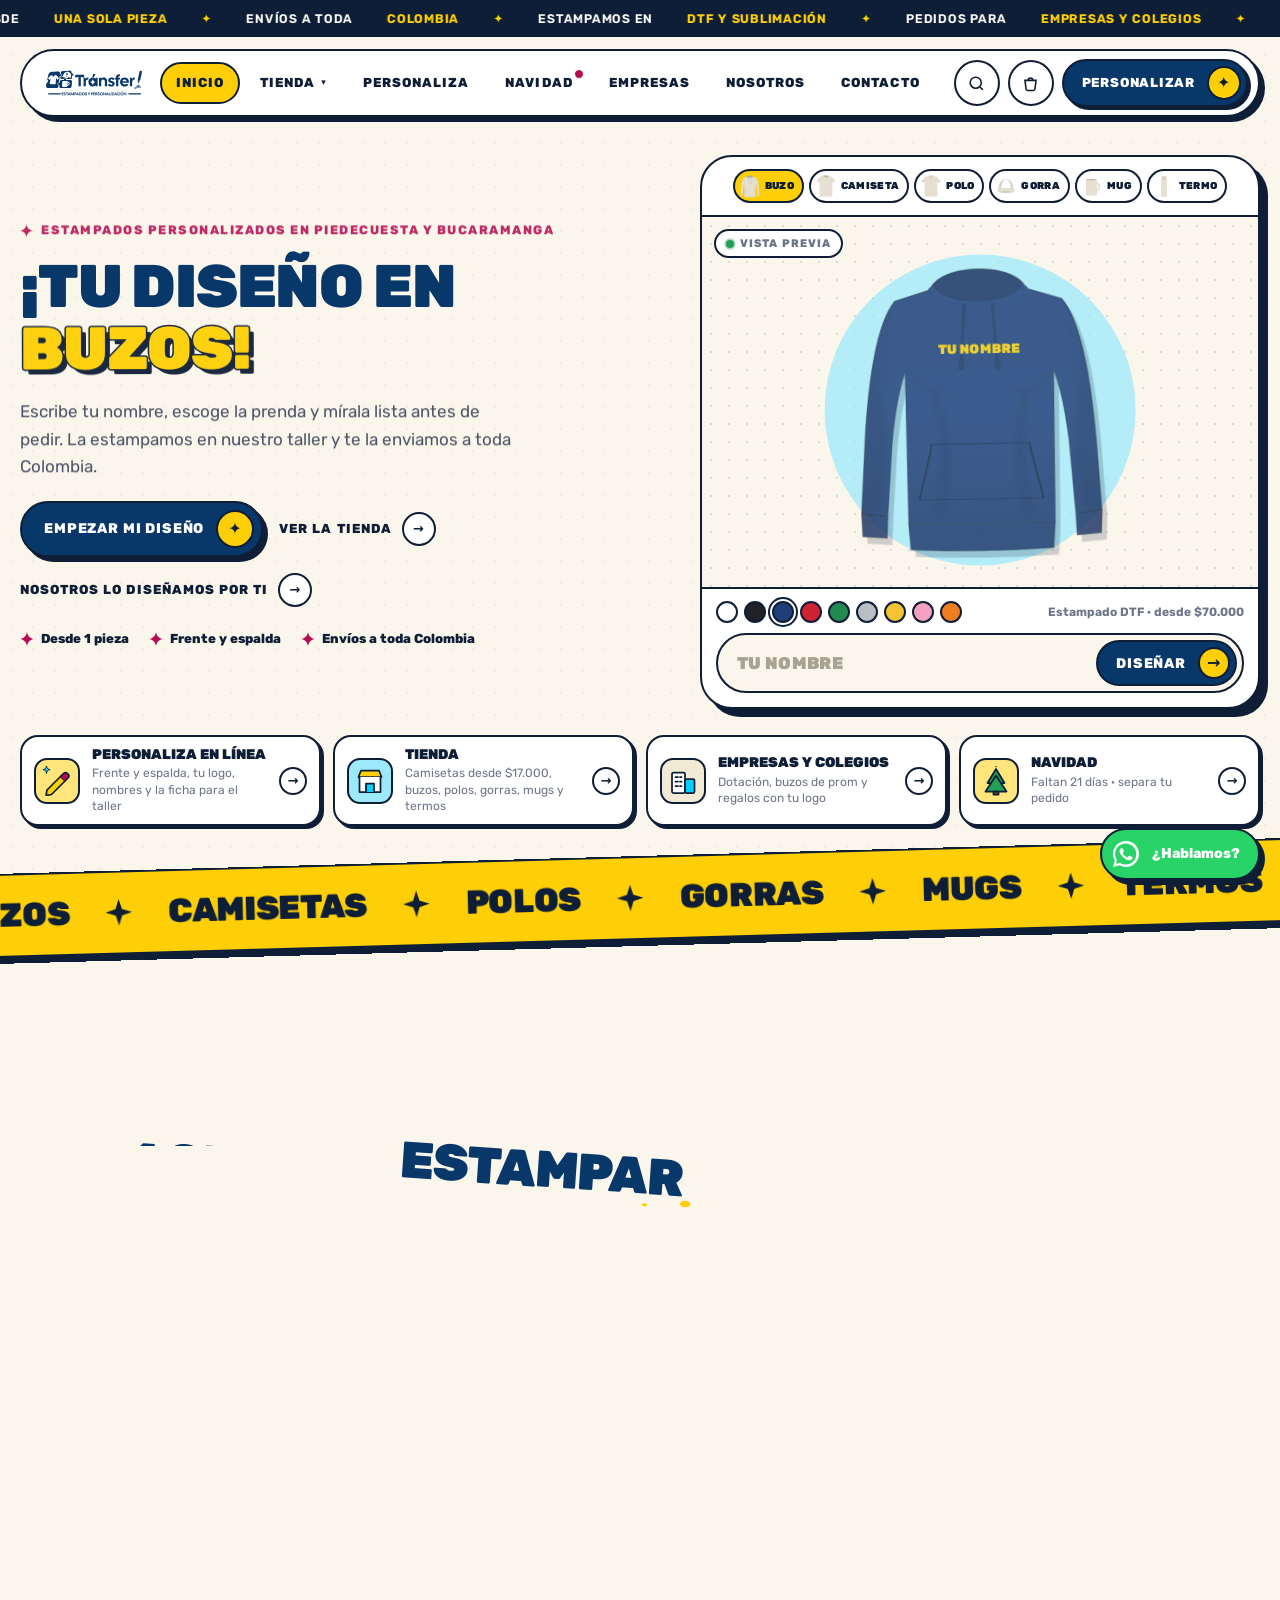
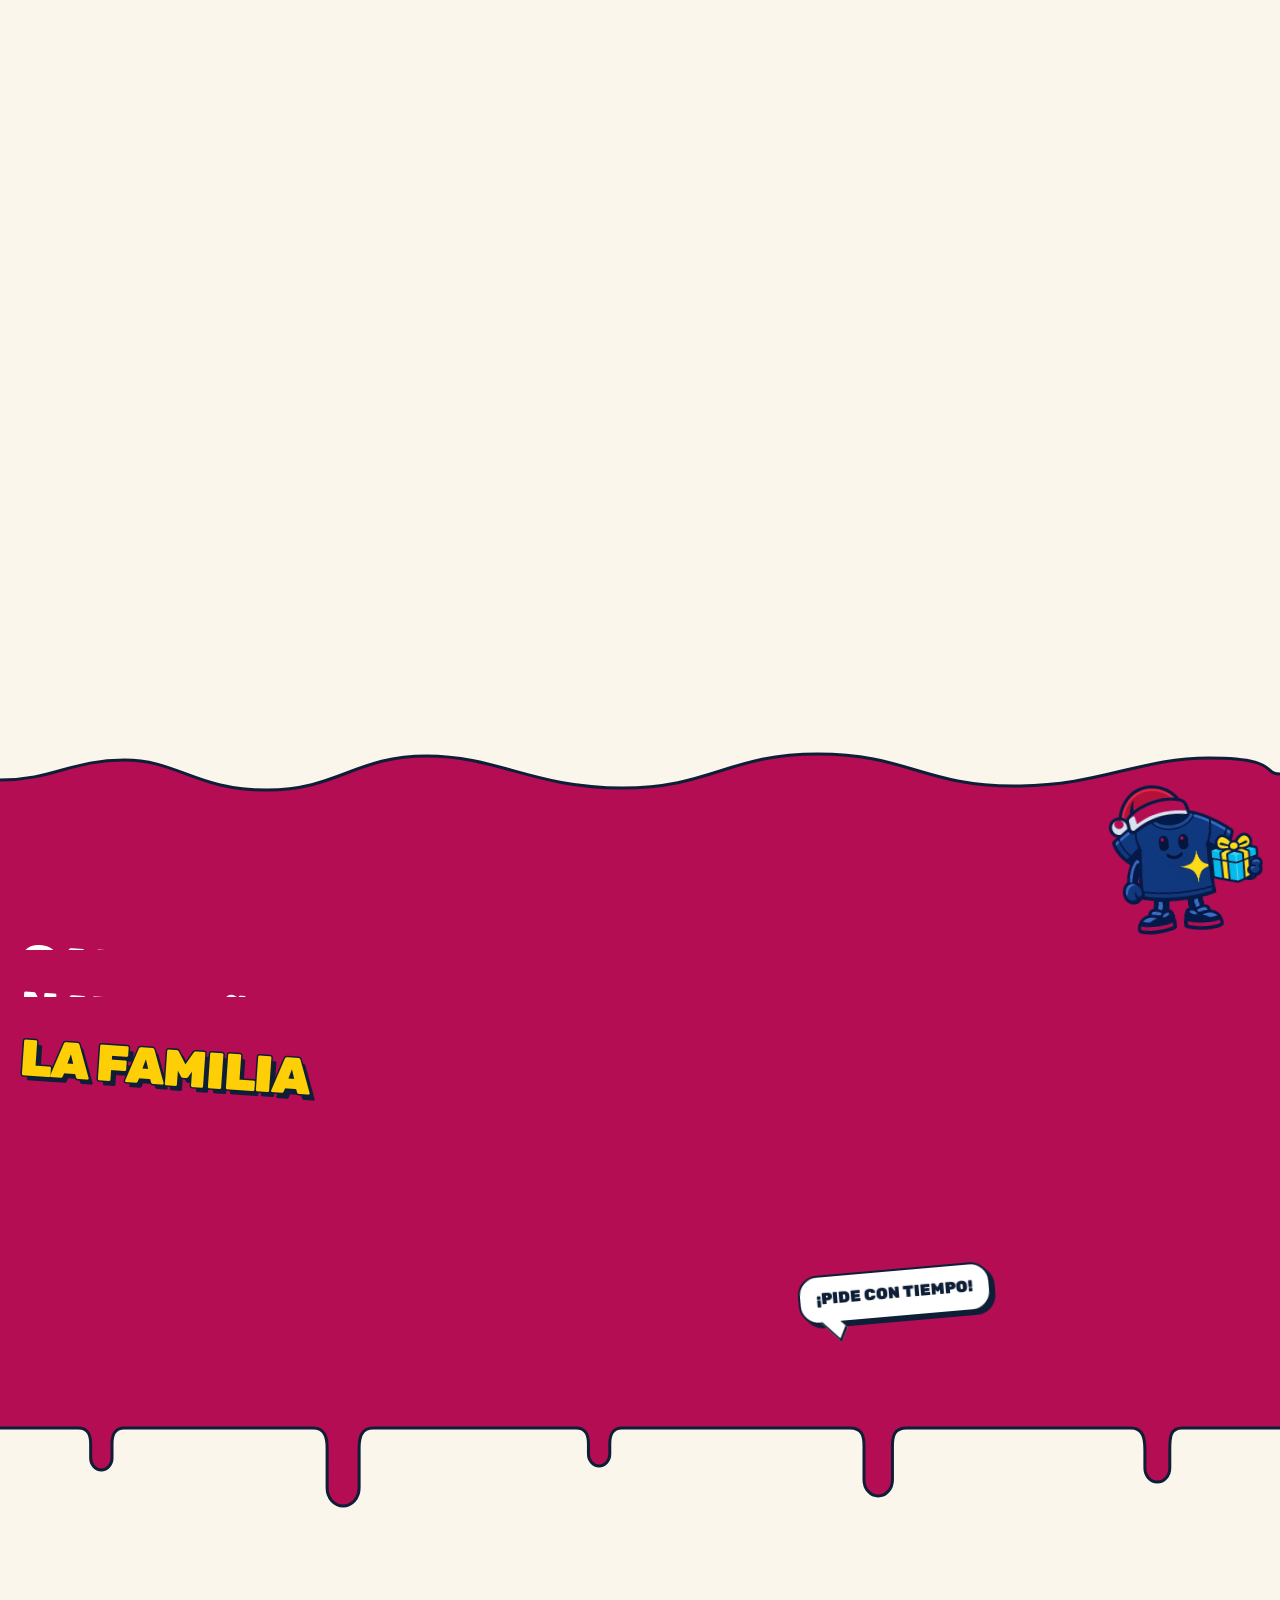
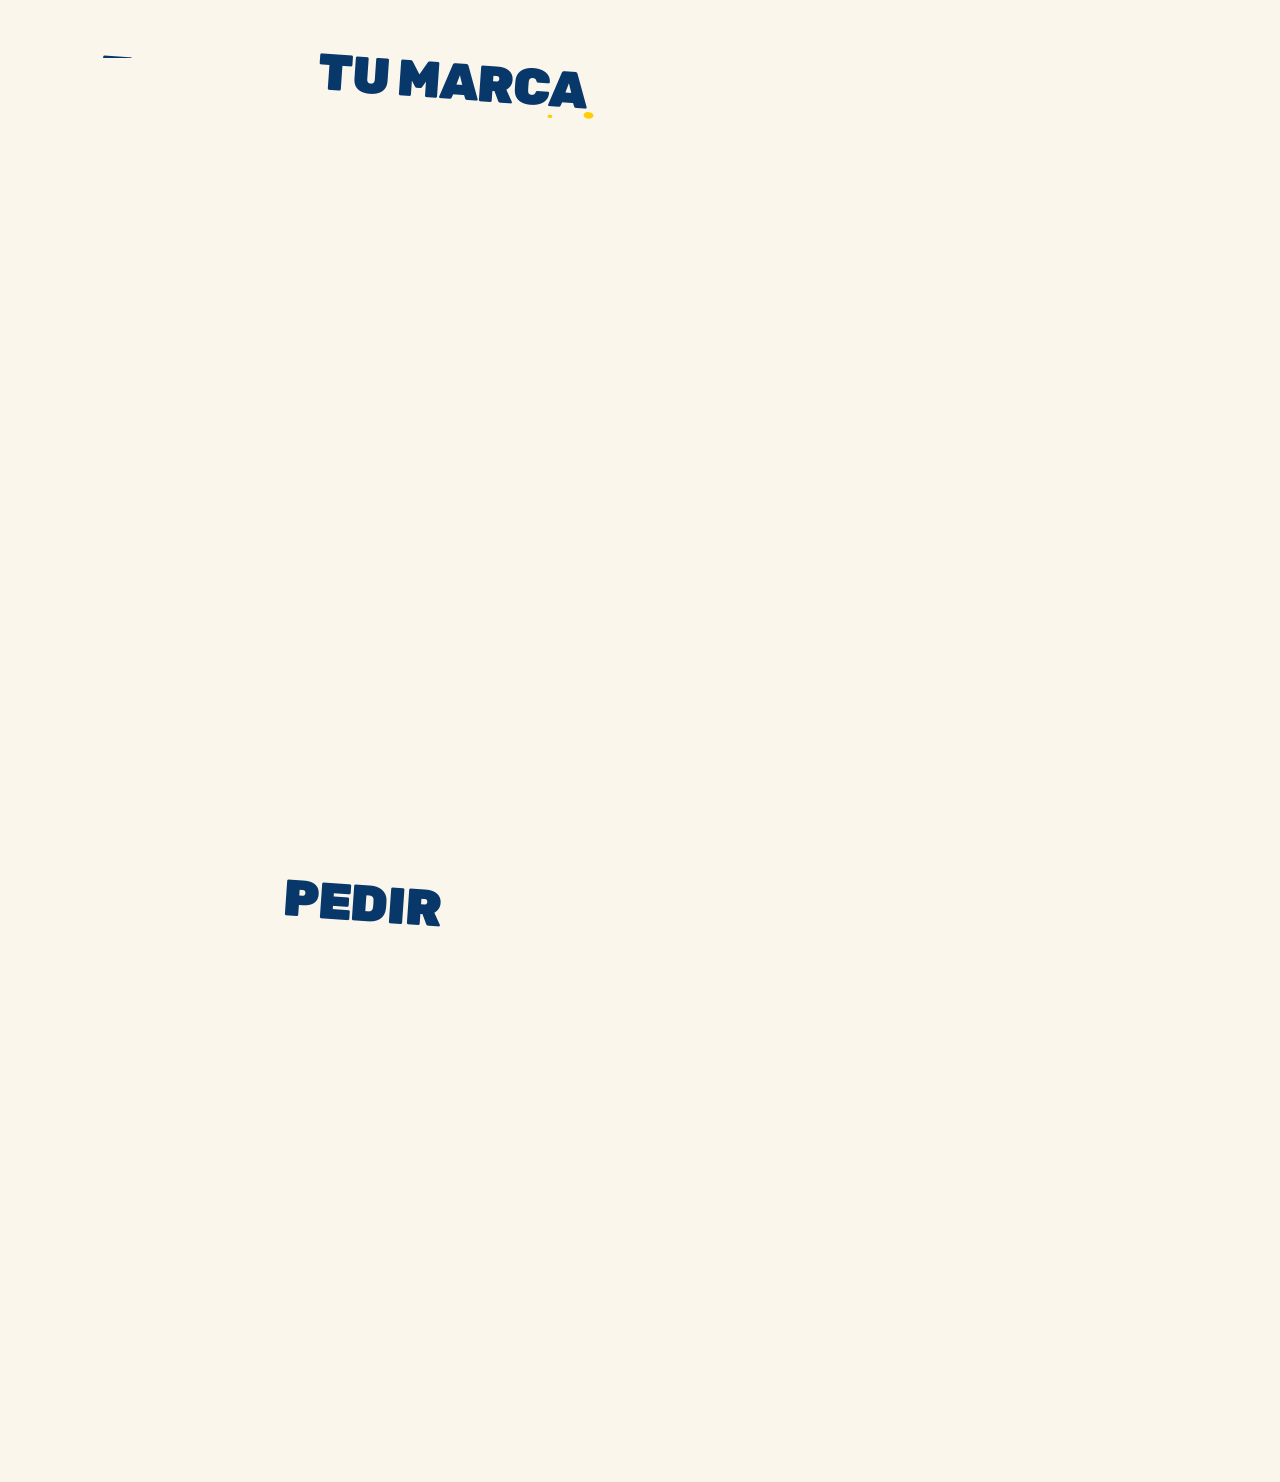
<file: index.html>
<!doctype html><html lang="es-CO"><head><meta charset="utf-8"><meta name="robots" content="noindex, nofollow"><meta http-equiv="refresh" content="0; url=sitio/index.html"><title>Tránsfer!</title><link rel="icon" href="recursos/favicon.svg"></head><body><a href="sitio/index.html">Ir al sitio de Tránsfer!</a></body></html>
</file>
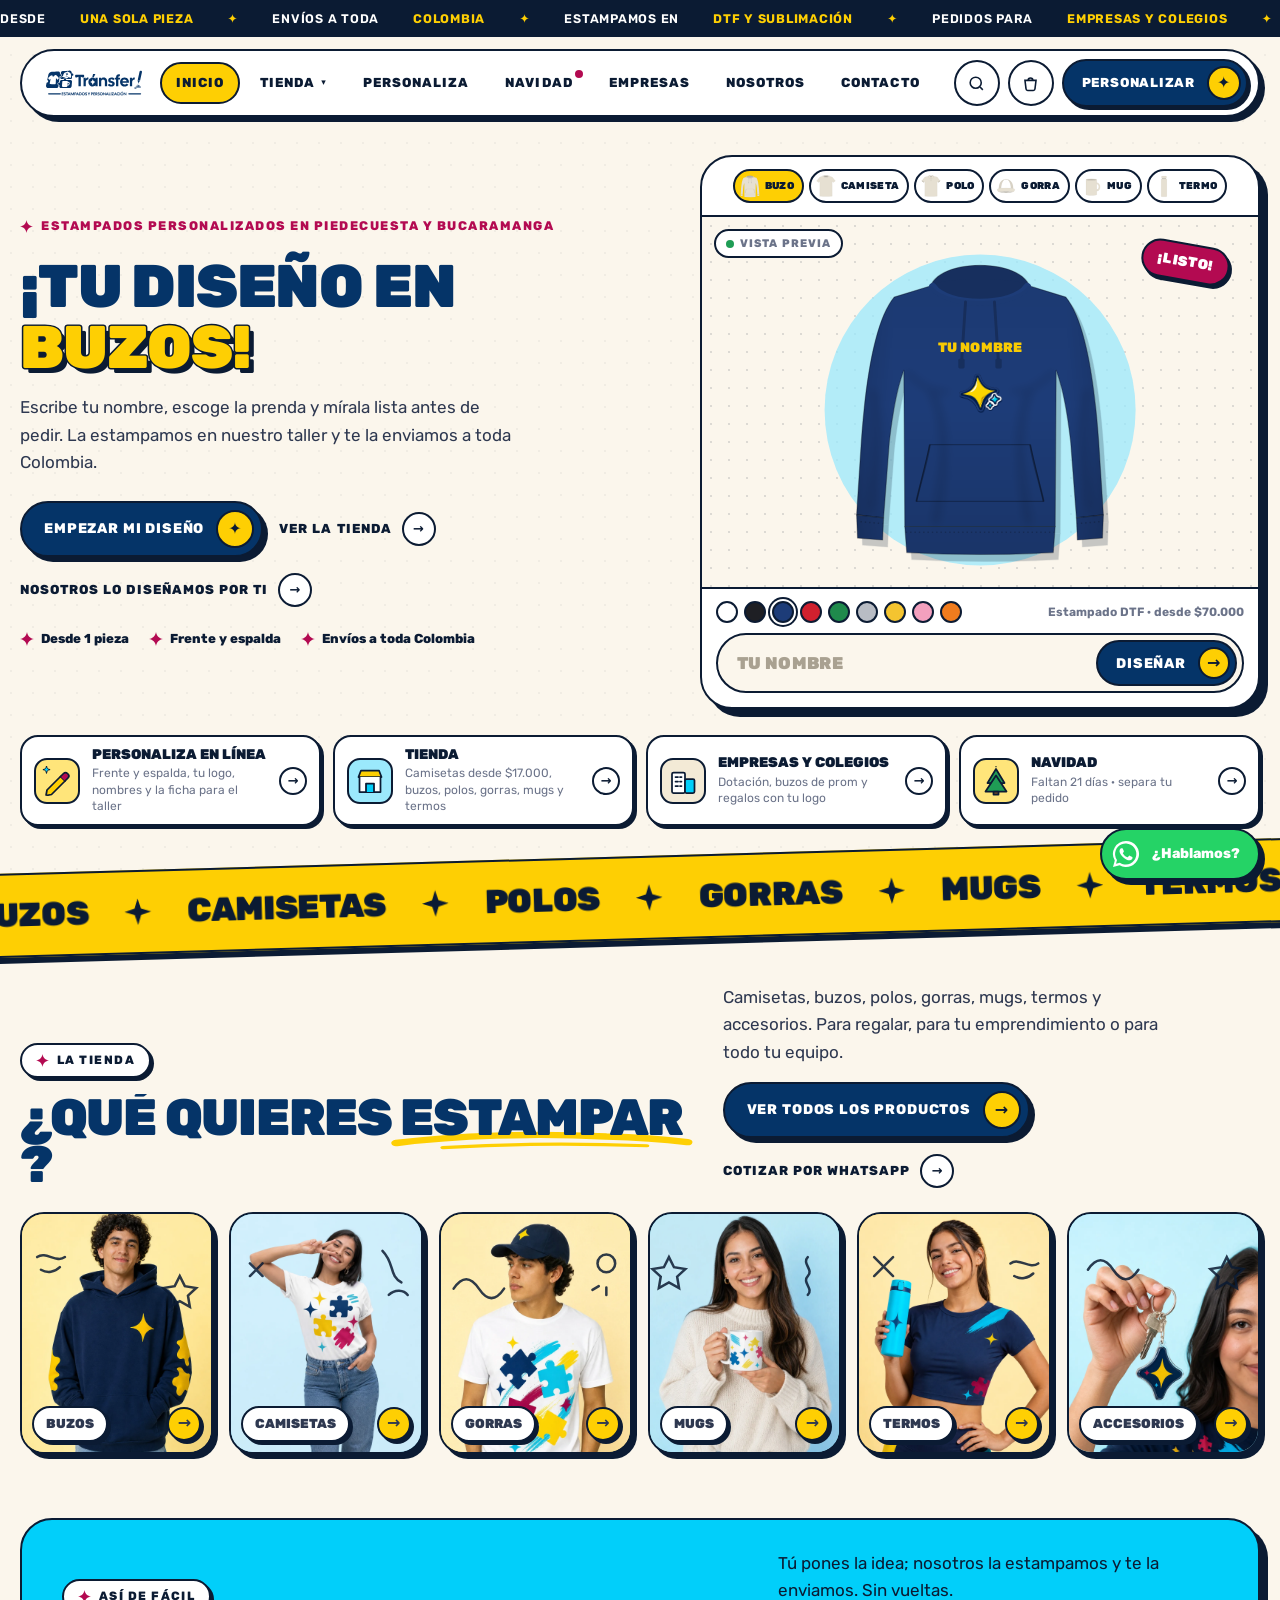
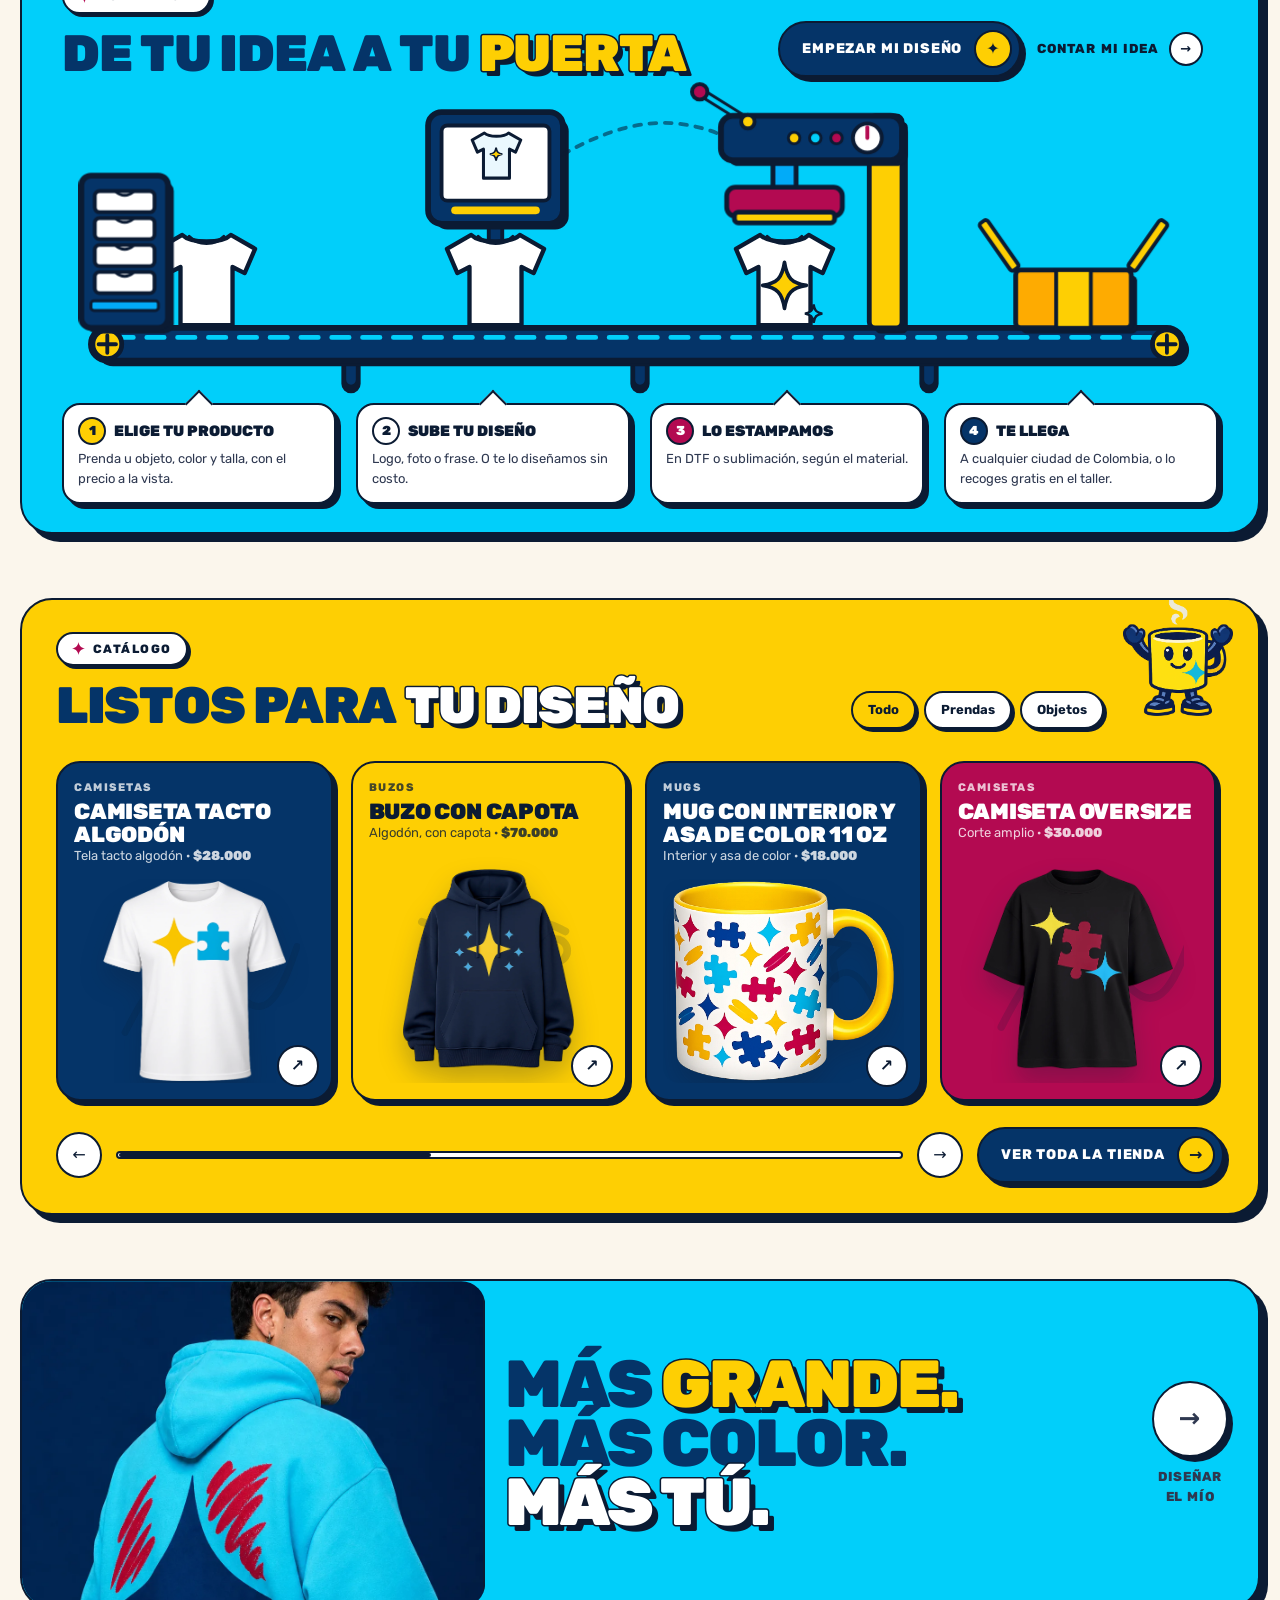
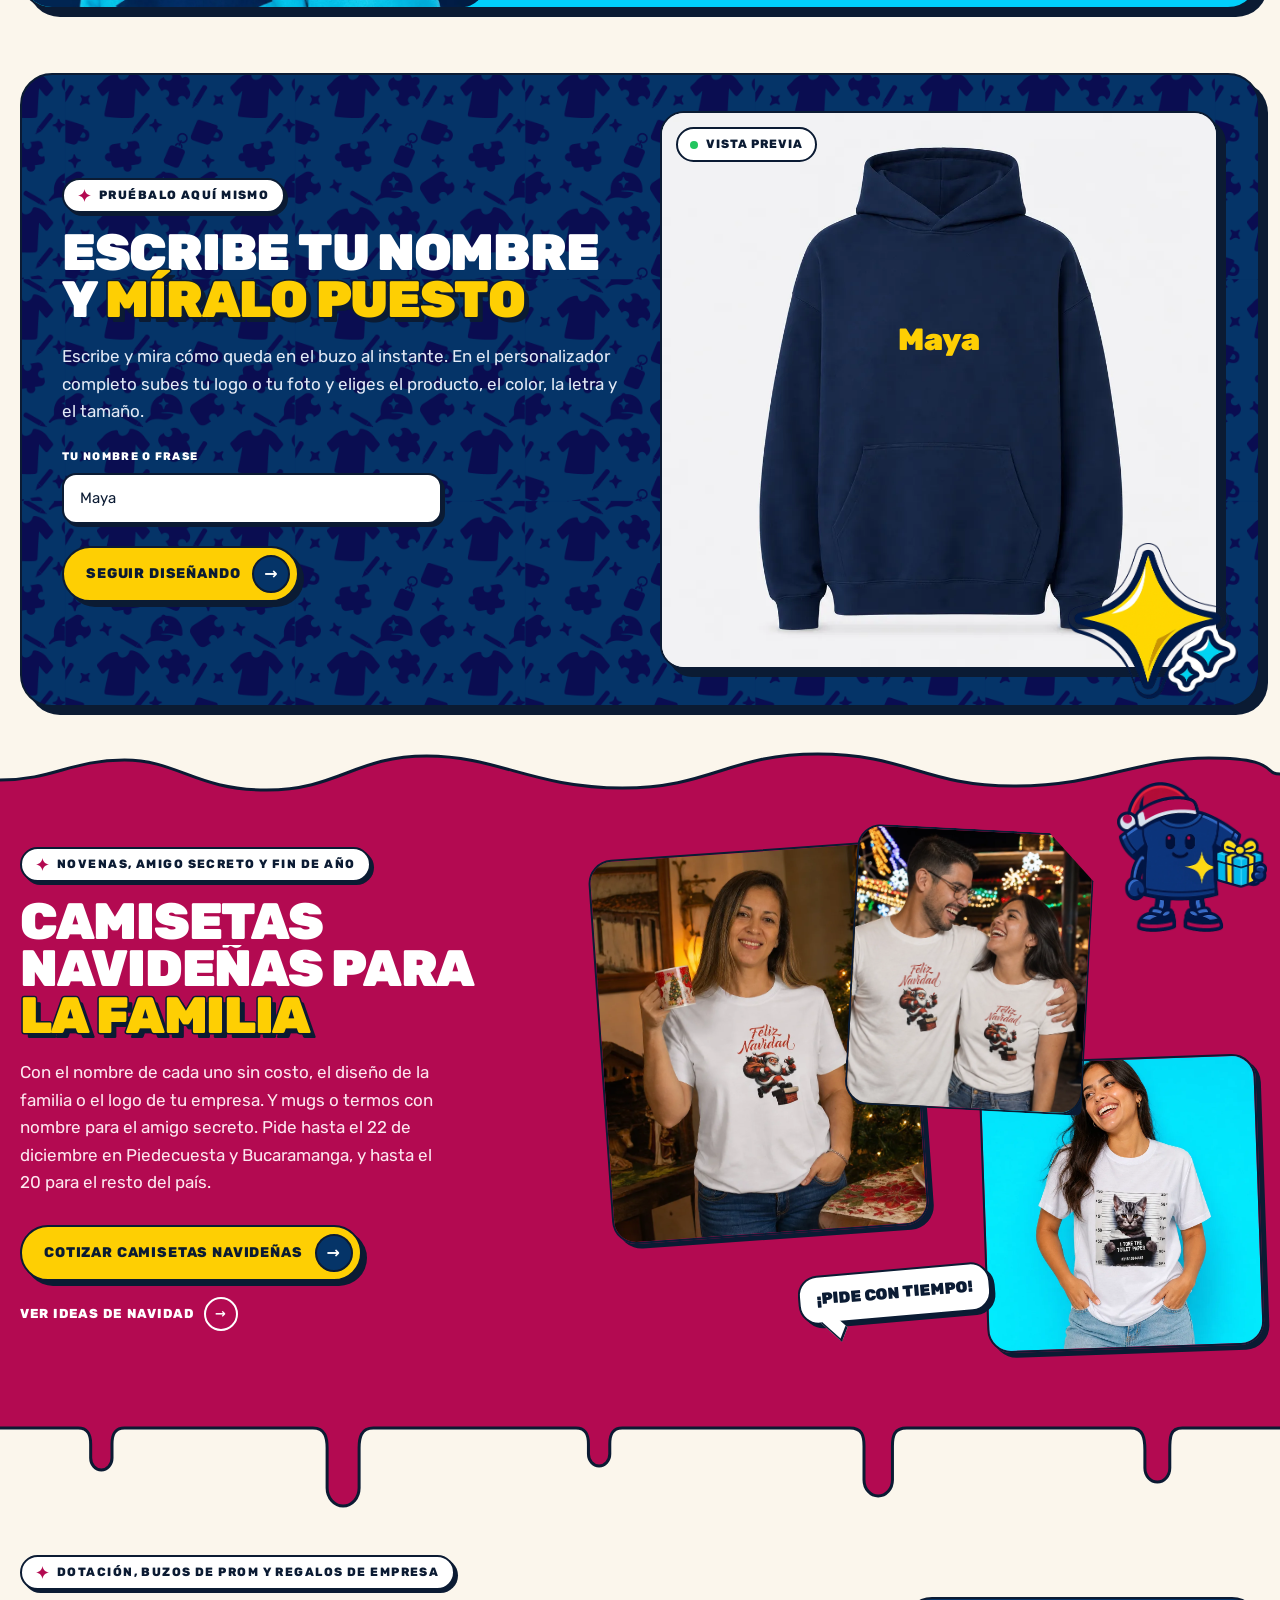
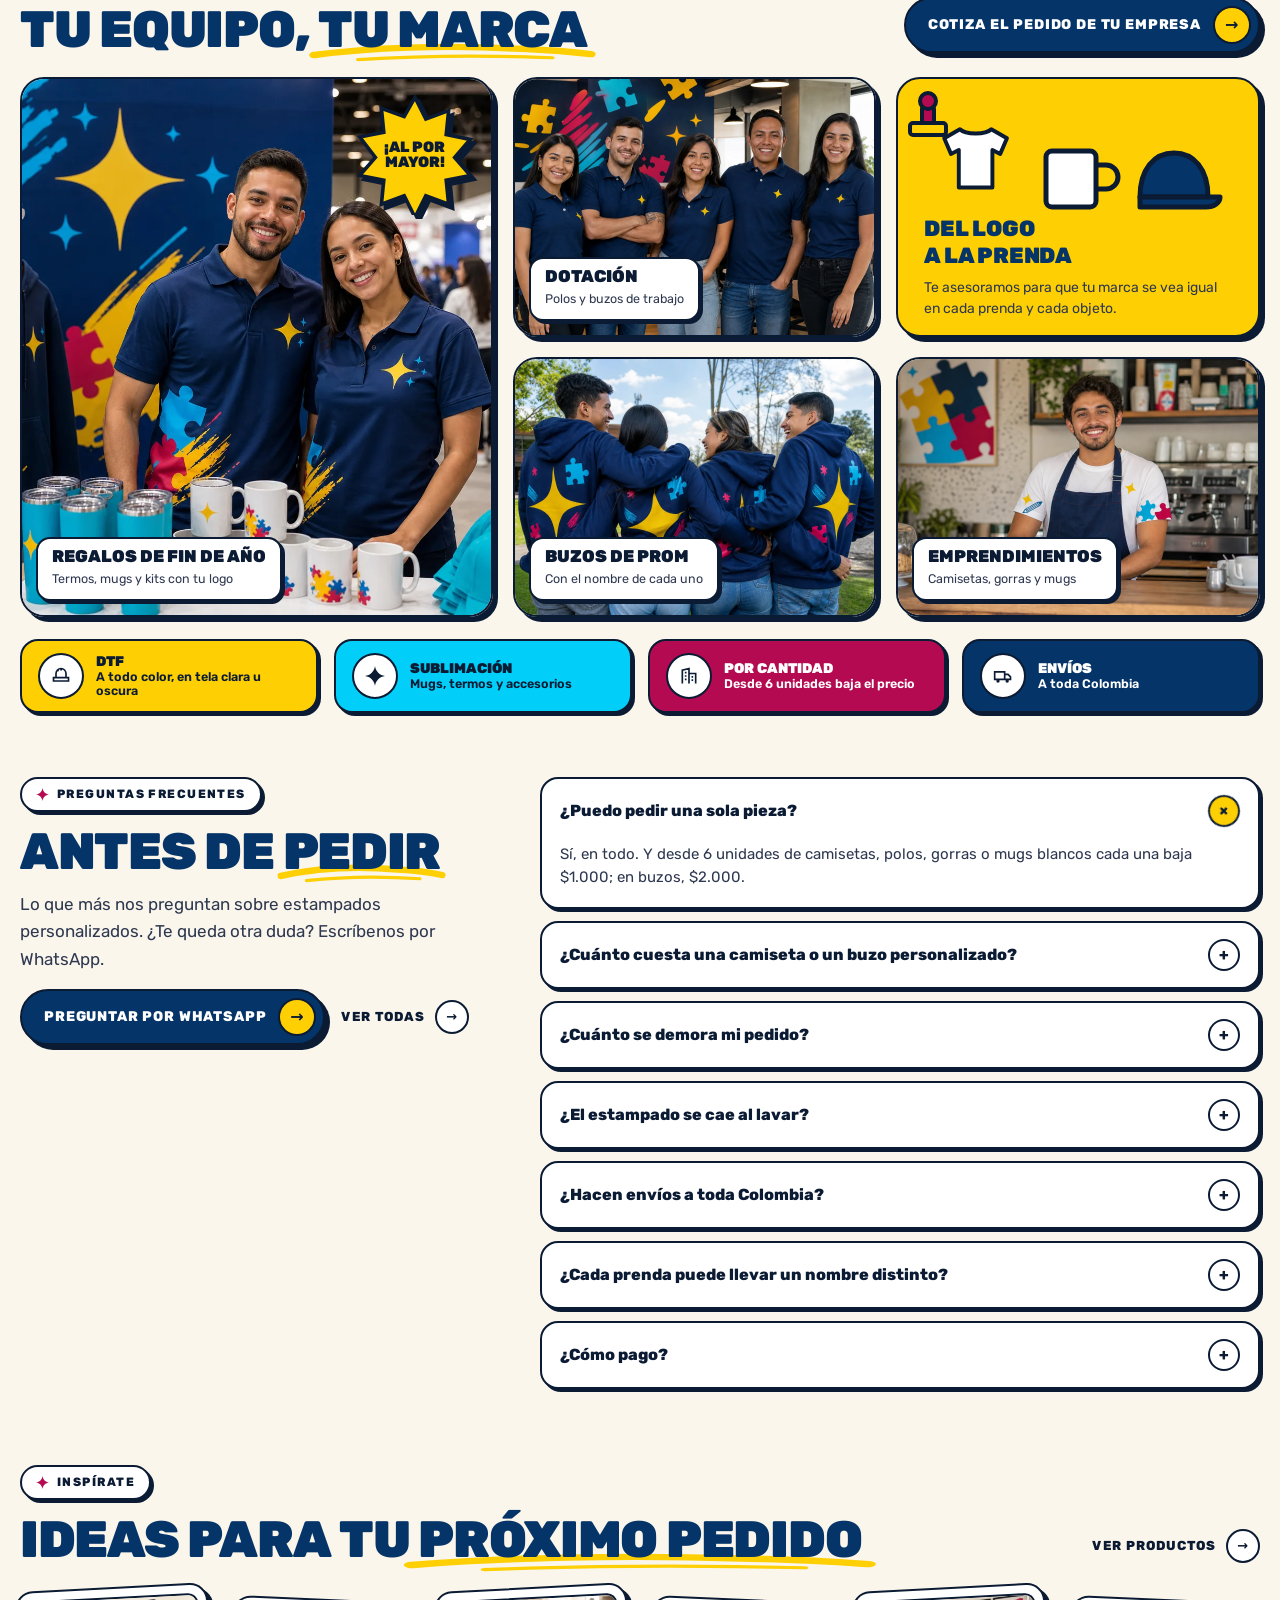
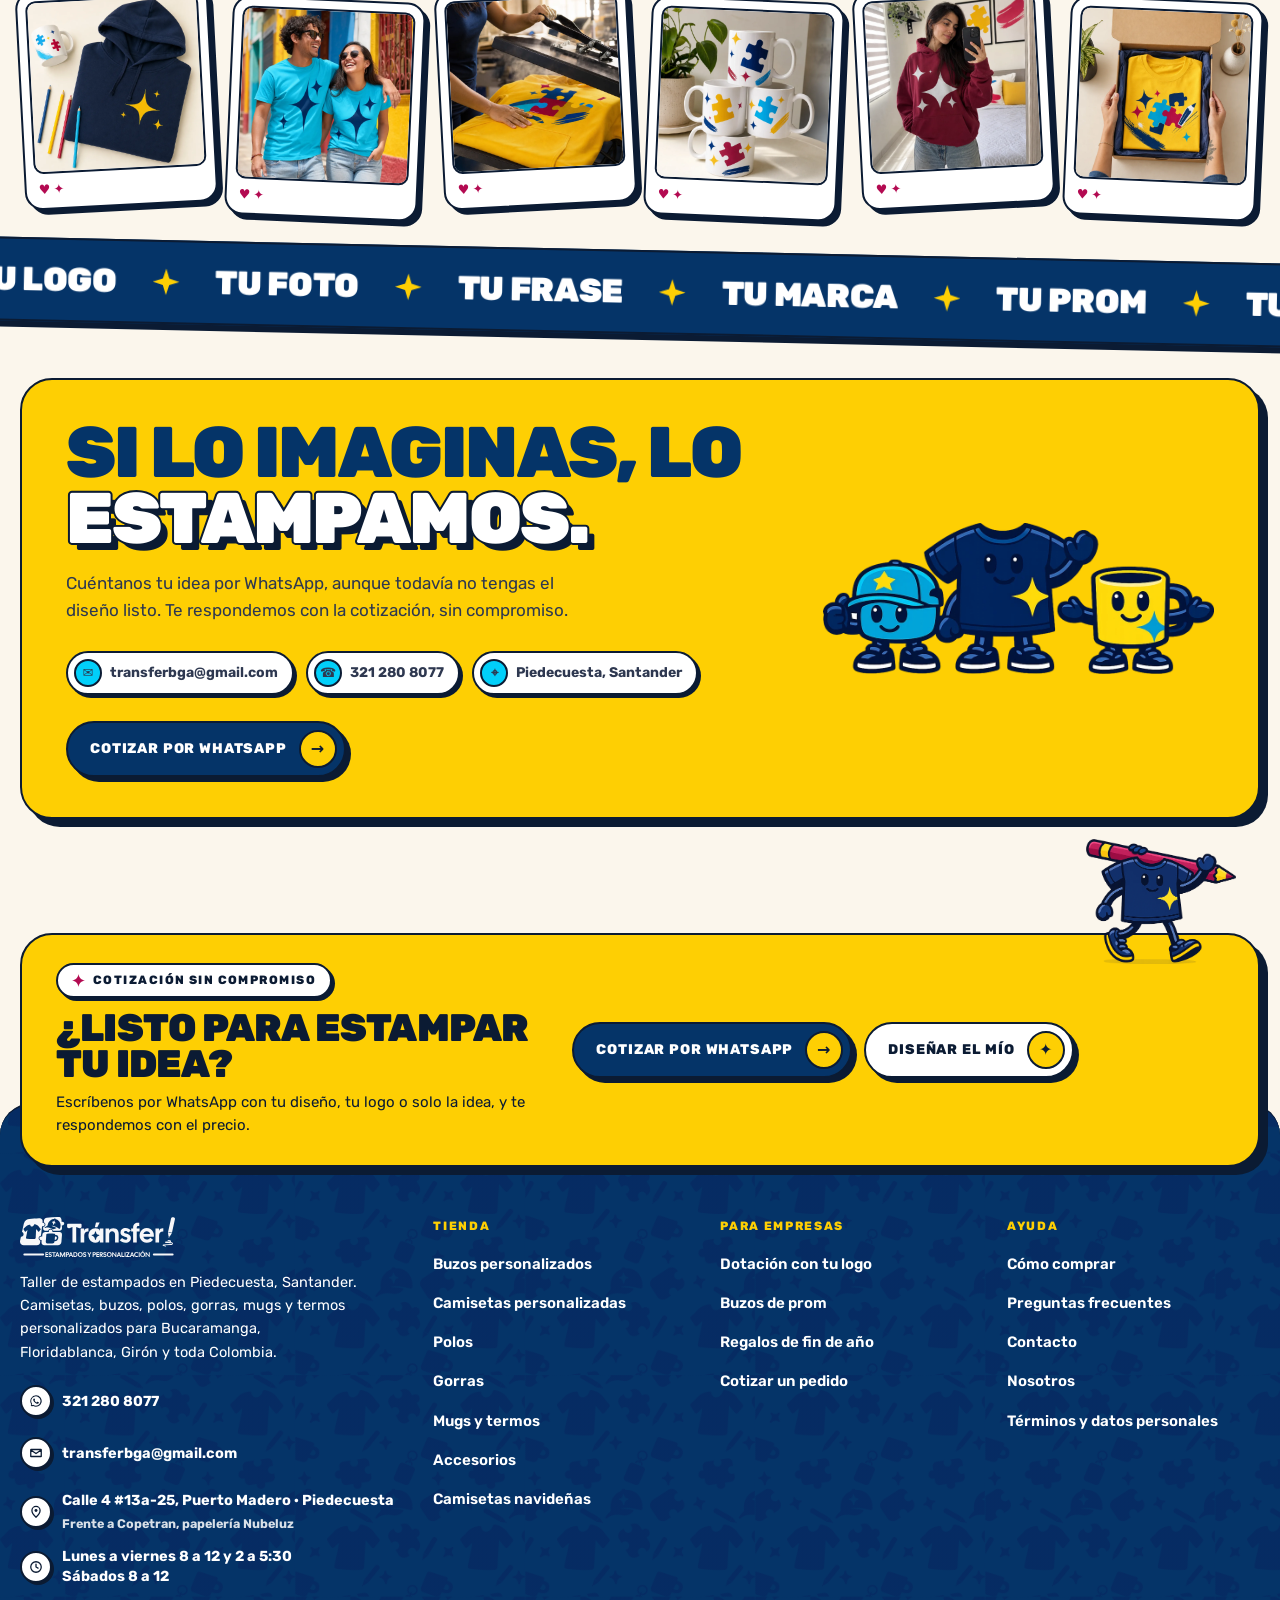
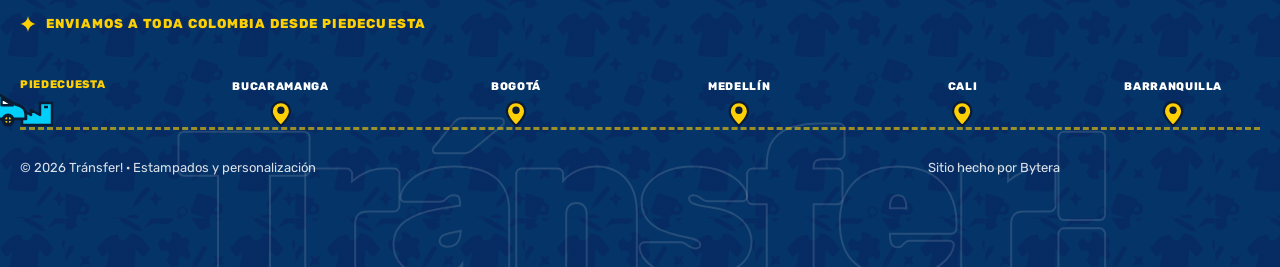
<file: sitio/index.html>
<!doctype html>
<html lang="es-CO">
<head>
<meta charset="utf-8">
<meta name="robots" content="noindex, nofollow">
<meta name="viewport" content="width=device-width, initial-scale=1">
<title>Camisetas, buzos y mugs personalizados en Bucaramanga y Piedecuesta · Tránsfer!</title>
<meta name="description" content="Estampamos tu logo, tu foto o tu frase en camisetas, buzos, gorras, mugs y termos. Míralo puesto antes de pedir. Taller en Piedecuesta, envíos a toda Colombia.">
<meta property="og:type" content="website">
<meta property="og:locale" content="es_CO">
<meta property="og:site_name" content="Tránsfer!">
<meta property="og:title" content="Camisetas, buzos y mugs personalizados en Bucaramanga y Piedecuesta · Tránsfer!">
<meta property="og:description" content="Estampamos tu logo, tu foto o tu frase en camisetas, buzos, gorras, mugs y termos. Míralo puesto antes de pedir. Taller en Piedecuesta, envíos a toda Colombia.">
<meta property="og:image" content="../img/heroe-buzo-azul.webp">
<meta name="theme-color" content="#053468">
<script type="application/ld+json">{"@context": "https://schema.org", "@type": "LocalBusiness", "name": "Tránsfer!", "description": "Taller de estampados y personalización en Piedecuesta, Santander: camisetas, buzos, polos, gorras, mugs, termos y accesorios con tu logo, tu foto o tu frase, en DTF y sublimación.", "telephone": "+57 321 280 8077", "email": "transferbga@gmail.com", "address": {"@type": "PostalAddress", "streetAddress": "Calle 4 #13a-25, Puerto Madero", "addressLocality": "Piedecuesta", "addressRegion": "Santander", "addressCountry": "CO"}, "openingHours": ["Mo-Fr 08:00-12:00", "Mo-Fr 14:00-17:30", "Sa 08:00-12:00"], "priceRange": "$5.000 - $75.000", "areaServed": ["Piedecuesta", "Bucaramanga", "Floridablanca", "Girón", "Colombia"], "knowsAbout": ["Estampado DTF", "Sublimación", "Camisetas personalizadas", "Buzos personalizados", "Mugs personalizados", "Dotación empresarial", "Buzos de prom"]}</script>
<script type="application/ld+json">{"@context": "https://schema.org", "@type": "FAQPage", "mainEntity": [{"@type": "Question", "name": "¿Puedo pedir una sola pieza?", "acceptedAnswer": {"@type": "Answer", "text": "Sí, en todo. Y desde 6 unidades de camisetas, polos, gorras o mugs blancos cada una baja $1.000; en buzos, $2.000."}}, {"@type": "Question", "name": "¿Cuánto cuesta una camiseta o un buzo personalizado?", "acceptedAnswer": {"@type": "Answer", "text": "Las camisetas van desde $17.000, los buzos desde $70.000, los polos desde $40.000, las gorras en $17.000 y los mugs desde $15.000, con el estampado incluido. En la tienda ves el precio de cada producto."}}, {"@type": "Question", "name": "¿Cuánto se demora mi pedido?", "acceptedAnswer": {"@type": "Answer", "text": "Un pedido pequeño se produce en 1 día hábil y uno de 10 unidades en 2. En diciembre son de 2 a 3 días. Si no tenemos el producto en existencia, lo conseguimos en 3 días. El envío se cuenta aparte."}}, {"@type": "Question", "name": "¿El estampado se cae al lavar?", "acceptedAnswer": {"@type": "Answer", "text": "No, si se aplica bien y la cuidas: lava la prenda al revés, con agua fría y sin blanqueador, sécala a la sombra y no planches encima del diseño."}}, {"@type": "Question", "name": "¿Hacen envíos a toda Colombia?", "acceptedAnswer": {"@type": "Answer", "text": "Sí, por transportadora desde nuestro taller en Piedecuesta. El envío lo pagas tú, según tu ciudad. En Piedecuesta y Bucaramanga también puedes recoger gratis en el taller o pedir mensajero."}}, {"@type": "Question", "name": "¿Cada prenda puede llevar un nombre distinto?", "acceptedAnswer": {"@type": "Answer", "text": "Sí, y no tiene costo. Nos mandas la lista de nombres y tallas."}}, {"@type": "Question", "name": "¿Cómo pago?", "acceptedAnswer": {"@type": "Answer", "text": "En línea con Mercado Pago, por Nequi o Daviplata, o en efectivo en el taller. Con el 50 % empezamos a producir y el resto lo pagas antes del envío o al recoger."}}]}</script>
<link rel="icon" href="../recursos/favicon.svg" type="image/svg+xml">
<script type="application/ld+json">{"@context": "https://schema.org", "@graph": [{"@type": "Organization", "name": "Tránsfer!", "logo": "../recursos/logo-azul.svg", "email": "transferbga@gmail.com", "telephone": "+57 321 280 8077", "description": "Estampados y personalización en Piedecuesta, Santander."}, {"@type": "WebSite", "name": "Tránsfer! · Estampados y personalización", "inLanguage": "es-CO"}]}</script>
<link rel="stylesheet" href="assets/sistema.css?v=8bb46786">
<style>
/* ───── Portada (Nexa "Good Mood" + cinta de Creative South) ───── */
.heroe{padding:20px 0 30px;overflow:hidden}
.heroe .env{display:grid;grid-template-columns:1.02fr .98fr;gap:20px;align-items:center;min-height:640px}
.heroe .h1{margin-top:22px}
.heroe .lead{max-width:470px;margin:26px 0 30px}
.heroe .acciones{display:flex;align-items:center;gap:24px;flex-wrap:wrap}
.cifras{display:flex;gap:0;margin-top:40px;background:#fff;border:var(--borde);border-radius:22px;box-shadow:var(--sombra);width:max-content;max-width:100%}
.cifras div{padding:14px 22px;border-right:2px dashed rgba(11,27,51,.25)}
.cifras div:last-child{border-right:0}
.cifras b{display:block;font-size:28px;font-weight:900;color:var(--tinta);line-height:1}
.cifras span{font-size:12px;font-weight:700;letter-spacing:.06em;text-transform:uppercase;color:var(--suave)}
.escena{position:relative;height:640px}
.escena .mancha{position:absolute;left:4%;top:8%;width:92%;height:84%}
.heroe .h1{font-size:clamp(50px,6.6vw,96px)}
.escena .modelo{position:absolute;left:50%;bottom:-30px;height:100%;width:max-content;translate:-50% 0;z-index:2;filter:drop-shadow(8px 8px 0 rgba(11,27,51,.9))}
.escena .modelo img{height:100%;width:auto;max-width:none}
.cinta-heroe{left:-8%;top:-4%;width:120%;height:118%}
.nota-flecha{position:absolute;z-index:4;font-weight:900;font-style:italic;color:var(--vino);font-size:18px;line-height:1.05;text-transform:uppercase}
.nota-flecha svg{width:70px;height:46px;color:var(--vino)}

/* ───── Categorías (Nexa) ───── */
.cats{display:grid;grid-template-columns:repeat(6,1fr);gap:16px}
.cat{position:relative;border:var(--borde);border-radius:var(--r-tarjeta);box-shadow:var(--sombra);overflow:hidden;aspect-ratio:4/5;transition:transform .3s var(--ease),box-shadow .3s}
.cat:hover{transform:translate(-3px,-3px) rotate(-.8deg);box-shadow:9px 9px 0 var(--tinta)}
.cat img{position:absolute;inset:0;width:100%;height:100%;object-fit:cover;object-position:center 22%;transition:transform .6s var(--ease)}
.cat:hover img{transform:scale(1.06)}
.cat .garabato{position:absolute;inset:0;z-index:1;pointer-events:none;color:var(--tinta);opacity:.85}
.cat .garabato svg{width:100%;height:100%}
.cat .pie-cat{position:absolute;left:10px;right:10px;bottom:10px;display:flex;justify-content:space-between;align-items:center;z-index:2}
.cat .pie-cat b{background:#fff;border:var(--borde);border-radius:99px;padding:6px 12px;font-weight:900;text-transform:uppercase;font-size:13px;box-shadow:3px 3px 0 var(--tinta)}
.cat .pie-cat i{width:34px;height:34px;flex:none;border-radius:50%;background:var(--amarillo);border:var(--borde);display:grid;place-items:center;font-style:normal;font-weight:900;box-shadow:3px 3px 0 var(--tinta);transition:transform .3s var(--rebote)}
.cat:hover .pie-cat i{transform:rotate(-45deg)}

/* ───── La fábrica (MasterGo + notas de Nutella) ───── */
.fabrica{padding:30px 40px 28px;background:var(--cian)}
.fabrica .cab-seccion{margin-bottom:10px}
/* Te llega: la camiseta se dobla y entra en la caja (clase .a-caja durante .actua, 1.9 s) */
.fab .abierta,.fab .doblada{transform-box:fill-box;transform-origin:center}
.fab .doblada{opacity:0}
.fab .doblada .mini{opacity:0}.fab .impresa .doblada .mini{opacity:1}
.fab .a-caja .abierta{animation:fab-dobla 1.9s ease-in-out forwards}
.fab .a-caja .doblada{animation:fab-guarda 1.9s ease-in-out forwards}
@keyframes fab-dobla{0%{transform:scale(1);opacity:1}14%{transform:scale(.62,.4);opacity:1}17%,100%{transform:scale(.62,.4);opacity:0}}
@keyframes fab-guarda{0%,12%{opacity:0;transform:scale(.8)}17%{opacity:1;transform:scale(1.05)}22%{transform:scale(1)}26%{transform:translateY(0)}36%{transform:translateY(64px);opacity:1}38%,100%{transform:translateY(64px);opacity:0}}
/* Navidad: estrellas que caen (CSS) */
.nieve{position:absolute;inset:0;overflow:hidden;pointer-events:none;z-index:0}
.nieve i{position:absolute;top:-30px;width:var(--s);height:var(--s);background:#fff;opacity:.55;clip-path:polygon(50% 0,61% 39%,100% 50%,61% 61%,50% 100%,39% 61%,0 50%,39% 39%);animation:cae var(--t) linear var(--d) infinite}
.nieve i:nth-child(3n){background:var(--amarillo);opacity:.8}
@keyframes cae{0%{transform:translateY(-30px) rotate(0)}100%{transform:translateY(760px) rotate(300deg)}}
.navidad .env{position:relative;z-index:1}
/* Del logo a la prenda: un sello estampa el logo en camiseta, mug y gorra (CSS, 4.8 s) */
.sellador{width:100%;max-width:300px;height:auto;align-self:center;overflow:visible}
.sellador .logo-e{transform-box:fill-box;transform-origin:center;transform:scale(0);animation:logo-e 4.8s var(--rebote) infinite}
.sellador .e1{animation-name:logo-e1}.sellador .e2{animation-name:logo-e2}.sellador .e3{animation-name:logo-e3}
@keyframes logo-e1{0%,14%{transform:scale(0)}20%,92%{transform:scale(1)}100%{transform:scale(0)}}
@keyframes logo-e2{0%,44%{transform:scale(0)}50%,92%{transform:scale(1)}100%{transform:scale(0)}}
@keyframes logo-e3{0%,74%{transform:scale(0)}80%,92%{transform:scale(1)}100%{transform:scale(0)}}
.sellador .sello{animation:sello 4.8s ease-in-out infinite}
@keyframes sello{0%{transform:translate(52px,-14px)}8%{transform:translate(52px,-14px)}14%{transform:translate(52px,14px)}20%{transform:translate(52px,-14px)}
  34%{transform:translate(143px,-14px)}44%{transform:translate(143px,10px)}50%{transform:translate(143px,-14px)}
  64%{transform:translate(246px,-14px)}74%{transform:translate(246px,12px)}80%{transform:translate(246px,-14px)}100%{transform:translate(52px,-14px)}}
/* Fabrica v2: linea de produccion a lo ancho, una estacion por paso (SVG a mano + JS).
   Estaciones en x = 150, 450, 750 y 1050 de 1200: coinciden con las 4 columnas de tarjetas de abajo. */
.planta{margin:6px auto 0;max-width:1240px}
.maquina-anim{width:100%}
.fab{display:block;width:100%;height:auto;overflow:visible}
.pasos-linea{display:grid;grid-template-columns:repeat(4,1fr);gap:20px;margin-top:10px}
.pasos-linea .llamado::before{content:"";position:absolute;left:50%;top:-11px;width:18px;height:18px;background:#fff;border-left:var(--borde);border-top:var(--borde);transform:translateX(-50%) rotate(45deg)}
.fab .cuerpo{transform-box:fill-box;transform-origin:center bottom}
.fab .estampa{opacity:0;transform-box:fill-box;transform-origin:center}
.fab .impresa .estampa{opacity:1;animation:fab-pop .4s var(--rebote)}
@keyframes fab-pop{0%{transform:scale(.2)}100%{transform:scale(1)}}
.fab .aguja{transform-box:view-box;transform-origin:836px 53px;animation:fab-aguja 1.3s ease-in-out infinite alternate}
@keyframes fab-aguja{0%{transform:rotate(-60deg)}100%{transform:rotate(55deg)}}
.fab .luz{animation:fab-luz 1.2s steps(1) infinite}
@keyframes fab-luz{50%{opacity:.25}}
.fab .cabezal,.fab .palanca{transform-box:view-box}
.fab .palanca{transform-origin:712px 36px}
.fab .soplo{transform-box:fill-box;transform-origin:center;opacity:0}
.fab .calor{opacity:0}
.fab .pulso{stroke-dasharray:14 100;stroke-dashoffset:14;opacity:0}
.fab .barra{transform-box:fill-box;transform-origin:left center}
.fab .pantalla-star{transform-box:fill-box;transform-origin:center}
.fab .caja-envio{transform-box:view-box;transform-origin:1050px 250px}
.fab .solapa{transform-box:view-box}
.fab .solapa.si{transform-origin:990px 189px;transform:rotate(-125deg)}
.fab .solapa.sd{transform-origin:1110px 189px;transform:rotate(125deg)}
/* Lo que pasa en cada estacion mientras la banda esta quieta (.actua dura 1.9 s) */
.fab.actua .barra{animation:fab-barra 1.9s ease-out}
@keyframes fab-barra{0%{transform:scaleX(0)}22%,100%{transform:scaleX(1)}}
.fab.actua .pantalla-star{animation:fab-pantalla 1.9s var(--rebote)}
@keyframes fab-pantalla{0%,20%{transform:scale(0)}32%,100%{transform:scale(1)}}
.fab.actua .pulso{animation:fab-pulso 1.9s linear}
@keyframes fab-pulso{0%,20%{stroke-dashoffset:14;opacity:0}22%{opacity:1}40%{stroke-dashoffset:-100;opacity:1}41%,100%{opacity:0}}
.fab.actua .cabezal{animation:fab-cabezal 1.9s ease-in-out}
@keyframes fab-cabezal{0%,30%{transform:translateY(0)}42%,62%{transform:translateY(34px)}76%,100%{transform:translateY(0)}}
.fab.actua .palanca{animation:fab-palanca 1.9s ease-in-out}
@keyframes fab-palanca{0%,30%{transform:rotate(0)}42%,62%{transform:rotate(-28deg)}76%,100%{transform:rotate(0)}}
.fab.actua .calor{animation:fab-calor 1.9s linear}
@keyframes fab-calor{0%,40%{opacity:0}43%,62%{opacity:1}64%,100%{opacity:0}}
.fab.actua .si.soplo{animation:fab-soplo-i 1.9s ease-out}.fab.actua .sd.soplo{animation:fab-soplo-d 1.9s ease-out}
@keyframes fab-soplo-i{0%,44%{transform:scale(.4);opacity:0}46%{opacity:.95}72%,100%{transform:translate(-44px,-18px) scale(1.6);opacity:0}}
@keyframes fab-soplo-d{0%,44%{transform:scale(.4);opacity:0}46%{opacity:.95}72%,100%{transform:translate(44px,-18px) scale(1.6);opacity:0}}
.fab.actua .solapa.si{animation:fab-solapa-i 1.9s ease-in-out}.fab.actua .solapa.sd{animation:fab-solapa-d 1.9s ease-in-out}
@keyframes fab-solapa-i{0%,34%{transform:rotate(-125deg)}44%,74%{transform:rotate(0)}75%,100%{transform:rotate(-125deg)}}
@keyframes fab-solapa-d{0%,34%{transform:rotate(125deg)}44%,74%{transform:rotate(0)}75%,100%{transform:rotate(125deg)}}
.fab.actua .caja-envio{animation:fab-caja 1.9s ease-in-out}
@keyframes fab-caja{0%,48%{transform:translateX(0);opacity:1}68%{transform:translateX(150px);opacity:0}67%{transform:translateX(0) scale(.2);opacity:0}86%{transform:scale(1.06);opacity:1}100%{transform:scale(1);opacity:1}}
.llamado{position:relative;z-index:4;width:auto;background:#fff;border:var(--borde);border-radius:18px;padding:12px 14px;box-shadow:var(--sombra)}
.llamado b{display:flex;align-items:center;gap:8px;font-weight:900;color:var(--tinta);text-transform:uppercase;font-size:15px}
.llamado b em{font-style:normal;width:28px;height:28px;border-radius:50%;border:2px solid var(--tinta);display:grid;place-items:center;font-size:13px;flex:none}
.llamado p{font-size:13px;margin-top:4px}

/* ───── Lo más pedido (Hippeas) ───── */
.pedido{padding:32px 34px 30px;background:var(--amarillo)}
.carrusel{display:grid;grid-auto-flow:column;grid-auto-columns:calc((100% - 54px)/4);gap:18px;overflow-x:auto;scroll-snap-type:x mandatory;padding:14px 4px 22px;scrollbar-width:none}
.carrusel::-webkit-scrollbar{display:none}
.carrusel .tarjeta{scroll-snap-align:start;min-height:340px}
.control-car{display:flex;align-items:center;gap:14px;margin-top:4px}
.control-car .barra{flex:1;height:8px;border:2px solid var(--tinta);border-radius:99px;background:#fff;overflow:hidden}
.control-car .barra i{display:block;height:100%;width:30%;background:var(--tinta);border-radius:99px;transition:margin-left .2s}

/* ───── Banner "más grande" (Nexa) ───── */
.banner{display:grid;grid-template-columns:.85fr 1.15fr auto;align-items:center;gap:20px;padding:0 30px 0 0;min-height:330px;background:var(--cian)}
.banner .foto{align-self:stretch;position:relative;border-right:var(--borde)}
.banner .foto img{position:absolute;inset:0;width:100%;height:100%;object-fit:cover;object-position:center 20%}
.banner .grande{font-weight:900;text-transform:uppercase;font-size:clamp(40px,5.2vw,78px);line-height:.88;letter-spacing:-.03em;color:var(--azul);-webkit-text-stroke:3px var(--tinta);paint-order:stroke fill;text-shadow:6px 6px 0 var(--tinta)}
.banner .grande span{color:var(--amarillo)}
.banner .grande em{font-style:normal;color:#fff}
.banner .lado{text-align:center;font-weight:800;text-transform:uppercase;font-size:13px;letter-spacing:.06em}
.banner .lado a{width:76px;height:76px;margin:0 auto 10px;border-radius:50%;background:#fff;border:var(--borde);display:grid;place-items:center;font-size:26px;box-shadow:var(--sombra);transition:transform .3s var(--rebote)}
.banner .lado a:hover{transform:rotate(-45deg) scale(1.08);background:var(--amarillo)}

/* ───── Personalizador corto ───── */
.perso-corto{display:grid;grid-template-columns:1fr 1fr;gap:40px;align-items:center;padding:36px 40px}
.lienzo{position:relative;background:#EEF1F6;border:var(--borde);border-radius:var(--r-tarjeta);box-shadow:var(--sombra-g);aspect-ratio:1;overflow:hidden}
.lienzo>img{width:100%;height:100%;object-fit:cover}
.lienzo .texto-vivo{position:absolute;left:50%;top:41%;transform:translate(-50%,-50%);width:36%;text-align:center;font-weight:900;font-size:clamp(18px,2.4vw,34px);line-height:1;color:var(--amarillo);word-break:break-word}
.lienzo .chip-vivo{position:absolute;left:14px;top:14px;background:#fff;border:2px solid var(--tinta);border-radius:99px;padding:6px 12px;font-size:12px;font-weight:800;letter-spacing:.08em;text-transform:uppercase;color:var(--tinta);display:flex;gap:8px;align-items:center}
.lienzo .chip-vivo i{width:8px;height:8px;border-radius:50%;background:#22c55e}
.perso-corto .manos{position:absolute;right:-20px;bottom:-30px;width:170px;z-index:4}

/* ───── Navidad (chorreado de Nutella) ───── */
.navidad{background:var(--vino);color:#fff;padding:10px 0 60px;position:relative}
.navidad .grid-n{display:grid;grid-template-columns:.9fr 1.1fr;gap:40px;align-items:center}
.navidad .h2{color:#fff}
.navidad .lead{color:#fde7f0;margin:20px 0 28px;max-width:430px}
.collage-n{position:relative;height:520px}
.collage-n .foto-tinta{position:absolute}
.collage-n .n1{left:0;top:4%;width:48%;height:74%;transform:rotate(-4deg)}
.collage-n .n2{left:38%;top:0;width:36%;height:54%;transform:rotate(3deg);z-index:2}
.collage-n .n3{right:0;bottom:0;width:42%;height:56%;transform:rotate(-2deg)}

/* ───── Empresas (Neo Brutalism) ───── */
.bento{display:grid;grid-template-columns:1.3fr 1fr 1fr;grid-template-rows:260px 260px;gap:20px}
.caja{position:relative;border:var(--borde);border-radius:var(--r-tarjeta);box-shadow:var(--sombra);overflow:hidden;transition:transform .3s var(--ease),box-shadow .3s}
.caja:hover{transform:translate(-3px,-3px);box-shadow:9px 9px 0 var(--tinta)}
.caja.foto img{position:absolute;inset:0;width:100%;height:100%;object-fit:cover}
.caja .rotulo{position:absolute;left:14px;bottom:14px;z-index:2;background:#fff;border:var(--borde);border-radius:14px;padding:8px 14px;box-shadow:3px 3px 0 var(--tinta)}
.caja .rotulo b{display:block;font-weight:900;text-transform:uppercase;color:var(--tinta);font-size:17px;line-height:1.1}
.caja .rotulo small{font-size:12.5px;color:var(--texto)}
.caja.texto{padding:26px;display:flex;flex-direction:column;justify-content:space-between}
.caja.grande{grid-row:span 2}
.pastillas-b{display:grid;grid-template-columns:repeat(4,1fr);gap:16px;margin-top:22px}
.pastillas-b div{display:flex;align-items:center;gap:12px;border:var(--borde);border-radius:18px;padding:12px 16px;box-shadow:3px 3px 0 var(--tinta);font-weight:900;text-transform:uppercase;font-size:14px;line-height:1.1;color:var(--tinta)}
.pastillas-b .t-vino,.pastillas-b .t-azul{color:#fff}
.pastillas-b div small{display:block;font-weight:600;text-transform:none;font-size:12.5px}

/* ───── Cierre (Solar) ───── */
.cierre{display:grid;grid-template-columns:1.3fr .7fr;gap:30px;align-items:center;padding:40px 44px;background:var(--amarillo)}
.cierre .h1{font-size:clamp(44px,5.6vw,84px)}
.preguntas{display:grid;grid-template-columns:.8fr 1.2fr;gap:40px;align-items:start}
@media (max-width:1080px){.preguntas{grid-template-columns:1fr}}
.cierre .datos-c{display:flex;flex-wrap:wrap;gap:12px;margin-top:26px}
.cierre .datos-c span{display:flex;align-items:center;gap:8px;background:#fff;border:var(--borde);border-radius:99px;padding:6px 14px 6px 6px;font-weight:700;font-size:14px;box-shadow:3px 3px 0 var(--tinta)}
.cierre .datos-c i{width:28px;height:28px;border-radius:50%;background:var(--cian);border:2px solid var(--tinta);display:grid;place-items:center;font-style:normal;font-size:13px}
.cierre .sol{width:100%;max-width:540px;justify-self:center}

/* ───── Tableta y celular ───── */
.banner .grande{-webkit-text-stroke:0;text-shadow:none}
.banner .grande span,.banner .grande em{-webkit-text-stroke:3px var(--tinta);paint-order:stroke fill;text-shadow:6px 6px 0 var(--tinta)}
@media (max-width:1080px){
  .cinta-heroe,.nota-flecha{display:none}
  .heroe .env{grid-template-columns:1fr}
  .escena{height:560px;max-width:600px;width:100%;margin:0 auto}
  .cats{grid-template-columns:repeat(3,1fr)}
  .carrusel{grid-auto-columns:calc((100% - 18px)/2)}
  .banner{grid-template-columns:1fr;padding:0 0 30px}
  .banner .foto{min-height:280px;border-right:0;border-bottom:var(--borde)}
  .banner .grande,.banner .lado{padding:0 26px}
  .perso-corto,.navidad .grid-n,.cierre{grid-template-columns:1fr}
  .bento{grid-template-columns:1fr 1fr;grid-template-rows:auto}
  .bento .caja{min-height:240px}
  .caja.grande{grid-column:span 2;grid-row:auto;min-height:320px}
  .pastillas-b{grid-template-columns:1fr 1fr}
}
@media (max-width:640px){
  .heroe .env{min-height:0}
  .heroe .acciones .btn{width:100%;justify-content:space-between}
  .cifras{width:100%}
  .cifras div{padding:12px 12px;flex:1}
  .cifras b{font-size:22px}
  .cifras span{font-size:10px}
  .escena{height:470px}
  .cats{gap:14px;grid-template-columns:none;grid-auto-flow:column;grid-auto-columns:40%;overflow-x:auto;scroll-snap-type:x mandatory;padding:4px 4px 14px;margin:0 -4px;scrollbar-width:none}
  .cats::-webkit-scrollbar{display:none}
  .cat{scroll-snap-align:start}
  .cat .pie-cat b{font-size:12px;padding:5px 10px}
  .cat .pie-cat i{width:30px;height:30px}
  .fabrica{padding:30px 16px 26px}
  .pasos-linea{grid-template-columns:1fr 1fr;gap:16px 12px}
  .fab{overflow:hidden}
  .pasos-linea .llamado::before{display:none}
  .llamado{width:auto;transform:none!important;padding:10px 11px;box-shadow:3px 3px 0 var(--tinta)}
  .llamado b{font-size:12.5px;gap:6px;line-height:1.15}
  .llamado b em{width:22px;height:22px;font-size:11px}
  .llamado p{font-size:12px}
  .pedido{padding:30px 16px}
  .pedido>.adorno{display:none}
  .pedido .pastillas{margin-right:0!important}
  .carrusel{grid-auto-columns:78%}
  .perso-corto{padding:26px 16px}
  .perso-corto .manos{width:110px;right:-6px;bottom:-16px}
  .collage-n{height:400px}
  .bento{grid-template-columns:1fr}
  .caja.grande{grid-column:auto}
  .pastillas-b{grid-template-columns:1fr}
  .cierre{padding:32px 20px}
  .escena .globo{top:56%!important;right:-2%!important}
  .cierre .h1{font-size:38px}
}

/* ───── Héroe v3: editor en una tarjeta, más compacto y limpio (22 nov 2026) ───── */
.heroe2{padding:26px 0 22px;position:relative}
.heroe2-g{display:grid;grid-template-columns:minmax(0,1.06fr) minmax(0,1fr);grid-template-areas:"txt esc" "cta esc";column-gap:56px;row-gap:0;align-items:center}
.heroe2-g>*{min-width:0}.h2-txt{grid-area:txt;align-self:end}.h2-esc{grid-area:esc}.h2-cta{grid-area:cta;align-self:start}
.titular{font-size:clamp(42px,4.7vw,74px);line-height:.95;margin-top:18px;letter-spacing:-.02em}
.titular .pegada{-webkit-text-stroke-width:3px;text-shadow:5px 5px 0 var(--tinta)}
.rota{display:block;width:max-content;white-space:nowrap;margin-top:.06em}
.rota.cambia{animation:rota-p .55s var(--rebote)}
@keyframes rota-p{0%{transform:translateY(45%) rotate(-5deg);opacity:0}100%{transform:none;opacity:1}}
.h2-txt .lead{max-width:500px;margin-top:18px}
.h2-cta .acciones-cab{margin-top:24px}
.h2-garantias{list-style:none;display:flex;flex-wrap:wrap;gap:8px 20px;margin-top:22px;font-weight:800;font-size:13px;color:var(--tinta)}
.h2-garantias li{display:flex;align-items:center;gap:7px}.h2-garantias svg{width:14px;height:14px;color:var(--vino);flex:none}
.heroe2 .etiqueta{background:none;border:0;box-shadow:none;padding:0;border-radius:0;color:var(--vino);font-size:12.5px;letter-spacing:.12em;gap:8px}.heroe2 .etiqueta svg{width:13px;height:13px;flex:none}
.solo-lector{position:absolute;width:1px;height:1px;overflow:hidden;clip:rect(0 0 0 0);white-space:nowrap}
/* La tarjeta del editor */
.editor-h{background:#fff;border:var(--borde);border-radius:var(--r-panel);box-shadow:var(--sombra-g);overflow:hidden;max-width:560px;margin-left:auto}
.eh-barra{display:flex;align-items:center;justify-content:center;gap:10px;padding:12px 14px;border-bottom:var(--borde)}
.v-prods{display:flex;gap:5px;flex-wrap:wrap}
.v-prods button{display:flex;align-items:center;gap:3px;border:2px solid var(--tinta);border-radius:99px;background:#fff;padding:3px 8px 3px 3px;cursor:pointer;font:inherit;color:var(--tinta);transition:background .2s,transform .2s var(--rebote)}
.v-prods button:hover{transform:translateY(-2px)}.v-prods button.on{background:var(--amarillo)}
.v-prods span{width:24px;height:24px;display:block}.v-prods span svg{width:100%;height:100%;display:block}
.v-prods b{font-size:10px;font-weight:900;text-transform:uppercase;letter-spacing:.03em}
.eh-vivo{position:absolute;left:12px;top:12px;z-index:3;background:#fff;border:2px solid var(--tinta);border-radius:99px;padding:4px 10px;display:flex;align-items:center;gap:6px;font-size:11px;font-weight:800;letter-spacing:.1em;text-transform:uppercase;color:var(--suave);white-space:nowrap}
.eh-vivo i{width:8px;height:8px;border-radius:50%;background:#1F9D55;box-shadow:0 0 0 0 rgba(31,157,85,.5);animation:pulso-v 1.8s infinite}
@keyframes pulso-v{70%{box-shadow:0 0 0 7px rgba(31,157,85,0)}100%{box-shadow:0 0 0 0 rgba(31,157,85,0)}}
.vitrina{position:relative;height:clamp(250px,calc(100svh - 480px),370px);background:var(--crema) radial-gradient(rgba(11,27,51,.13) 1.2px,transparent 1.5px) 0 0/18px 18px;overflow:hidden}
.vitrina::before{content:"";position:absolute;left:50%;top:52%;height:84%;aspect-ratio:1;border-radius:50%;background:var(--cian-s);transform:translate(-50%,-50%);opacity:.75}
.v-prenda{position:absolute;left:50%;top:51%;height:86%;transform:translate(-50%,-50%);filter:drop-shadow(5px 7px 0 rgba(11,27,51,.22))}
.v-prenda.sale{animation:v-sale .24s ease-in forwards}.v-prenda.entra{animation:v-entra .5s var(--rebote)}
@keyframes v-sale{to{transform:translate(-50%,-50%) scale(.85) rotate(-6deg);opacity:0}}
@keyframes v-entra{from{transform:translate(-50%,-50%) scale(.85) rotate(6deg);opacity:0}}
.vitrina.estampa .v-prenda{animation:v-estampa .45s var(--rebote)}
@keyframes v-estampa{35%{transform:translate(-50%,-50%) scale(.965)}70%{transform:translate(-50%,-50%) scale(1.02)}}
.v-capa{position:absolute;inset:0;pointer-events:none}.v-capa svg{width:100%;height:100%;display:block}
.v-sombra{mix-blend-mode:multiply}.v-brillo{mix-blend-mode:screen}
.v-area{position:absolute}
.v-area::before{content:"";position:absolute;inset:-5%;border:2px dashed rgba(11,27,51,.5);border-radius:6px;opacity:0;transition:opacity .3s}
.vitrina.editando .v-area::before{opacity:1}
.v-texto{position:absolute;left:50%;top:26%;transform:translate(-50%,-50%);white-space:nowrap;font-weight:900;line-height:1;letter-spacing:.01em}
.v-texto.escribiendo::after{content:"";display:inline-block;width:.08em;height:.85em;margin-left:.06em;background:currentColor;vertical-align:-.05em;animation:cursor .7s steps(1) infinite}
@keyframes cursor{50%{opacity:0}}
.v-sticker{position:absolute;left:50%;top:66%;width:46%;transform:translate(-50%,-50%) scale(0);transition:transform .5s var(--rebote)}
.v-sticker.ver{transform:translate(-50%,-50%) scale(1) rotate(-6deg)}
.sello-listo{position:absolute;right:5%;top:7%;z-index:5;background:var(--vino);color:#fff;border:var(--borde);border-radius:99px;padding:6px 14px;font-weight:900;font-size:14px;letter-spacing:.04em;text-transform:uppercase;box-shadow:3px 3px 0 var(--tinta);transform:rotate(10deg) scale(0);transition:transform .45s var(--rebote)}
.sello-listo.ver{transform:rotate(10deg) scale(1)}
.eh-pie{display:grid;gap:10px;padding:12px 14px 14px;border-top:var(--borde)}
.eh-fila{display:flex;align-items:center;justify-content:space-between;gap:8px 12px;flex-wrap:wrap}
.v-colores{display:flex;gap:6px;flex-wrap:wrap}
.v-colores button{width:22px;height:22px;border-radius:50%;background:var(--c);border:2px solid var(--tinta);cursor:pointer;transition:transform .2s var(--rebote)}
.v-colores button:hover{transform:scale(1.15)}
.v-colores button.on{box-shadow:0 0 0 2px #fff,0 0 0 4px var(--tinta)}
.v-tec{font-size:12px;font-weight:700;color:var(--suave)}
.campo-h{display:flex;gap:8px;align-items:center;background:var(--crema);border:2px solid var(--tinta);border-radius:99px;padding:5px}
.campo-h input{flex:1;min-width:0;width:0;border:0;outline:0;background:transparent;font:inherit;font-size:17px;font-weight:900;text-transform:uppercase;color:var(--tinta);padding:0 8px 0 14px;letter-spacing:.02em}
.campo-h input::placeholder{color:#a9a191}
.campo-h:focus-within{box-shadow:0 0 0 3px var(--cian-s)}
.campo-h .btn{flex:none;box-shadow:none;padding:5px 5px 5px 18px}.campo-h .btn i{width:32px;height:32px}
/* Accesos: discretos, en blanco, con el color solo en el ícono */
.accesos-s{padding:4px 0 30px}
.accesos{display:grid;grid-template-columns:repeat(4,1fr);gap:12px}
.accesos .acceso{display:flex;align-items:center;gap:12px;background:#fff;color:var(--tinta);border:var(--borde);border-radius:18px;padding:10px 12px;box-shadow:3px 3px 0 var(--tinta);transition:transform .25s var(--rebote),box-shadow .25s}
.accesos .acceso:hover{transform:translate(-2px,-2px);box-shadow:6px 6px 0 var(--tinta)}
.acceso>svg{width:46px;height:46px;flex:none;padding:6px;border:2px solid var(--tinta);border-radius:13px;background:var(--k,var(--amarillo-s));transition:transform .35s var(--rebote)}
.acceso:hover>svg{transform:rotate(-6deg)}
.acceso.t-amarillo{--k:var(--amarillo-s)}.acceso.t-cian{--k:var(--cian-s)}.acceso.a-azul{--k:var(--crema2)}.acceso.a-vino{--k:var(--amarillo-s)}
.acceso span{flex:1;min-width:0}
.acceso b{display:block;font-weight:900;font-size:14px;text-transform:uppercase;line-height:1.15}
.acceso small{display:block;font-size:12px;line-height:1.35;margin-top:2px;color:var(--suave)}
.acceso i{font-style:normal;font-weight:900;width:28px;height:28px;flex:none;border-radius:50%;border:2px solid var(--tinta);display:grid;place-items:center;font-size:13px;transition:background .2s}
.acceso:hover i{background:var(--amarillo)}
@media (max-width:1080px){.heroe2-g{grid-template-columns:minmax(0,1fr);grid-template-areas:"txt" "esc" "cta";row-gap:22px}.h2-txt,.h2-cta{align-self:auto}.h2-cta .acciones-cab{margin-top:0}.editor-h{margin:0 auto;width:100%}.accesos{grid-template-columns:1fr 1fr}}
@media (max-width:640px){.heroe2{padding:22px 0 18px}.heroe2 .etiqueta{font-size:11px;letter-spacing:.08em;line-height:1.5;align-items:flex-start}.heroe2 .etiqueta svg{margin-top:3px}.titular{font-size:clamp(38px,11.2vw,52px);margin-top:10px}.h2-txt .lead{font-size:15.5px;margin-top:12px}
  .editor-h{border-radius:24px;box-shadow:var(--sombra)}.eh-barra{padding:10px}.eh-vivo{font-size:10px;left:8px;top:8px;padding:3px 8px}.v-prods{flex-wrap:nowrap;width:100%;justify-content:space-between}.v-prods button{padding:3px}.v-prods button:not(.on) b{display:none}.v-prods button.on{padding-right:10px}
  .vitrina{height:min(300px,72vw)}.eh-pie{padding:10px}.v-tec{font-size:11.5px}
  .campo-h input{font-size:16px;padding-left:10px}.campo-h .btn{padding-left:14px;font-size:13px}
  .h2-garantias{gap:6px 14px;font-size:12px;margin-top:18px}
  .accesos{gap:10px}.accesos .acceso{padding:9px;gap:9px}.acceso>svg{width:38px;height:38px;padding:5px}.acceso b{font-size:12.5px}.acceso small,.acceso i{display:none}}
</style>
</head>
<body data-pagina="inicio" class="cargando">
<main>

<!-- 1 · PORTADA: demostración en vivo del personalizador (assets/heroe.js) -->
<section class="heroe2">
  <div class="env heroe2-g">
    <div class="h2-txt">
      <h1 class="etiqueta" data-revela style="margin:0"><svg><use href="#estrella"/></svg>Estampados personalizados en Piedecuesta y Bucaramanga</h1>
      <p class="h1 titular">¡Tu diseño en <span class="rota pegada" id="rota">buzos!</span></p>
      <p class="lead" data-revela>Escribe tu nombre, escoge la prenda y mírala lista antes de pedir. La estampamos en nuestro taller y te la enviamos a toda Colombia.</p>
    </div>
    <div class="h2-esc">
      <div class="editor-h">
        <div class="eh-barra"><div class="v-prods" id="v-prods" role="group" aria-label="Producto"></div></div>
        <div class="vitrina" id="vitrina" role="img" aria-label="Demostración: la prenda cambia de producto y color y tu nombre aparece estampado">
          <span class="eh-vivo"><i></i>Vista previa</span>
          <div class="v-prenda" id="v-prenda"></div>
          <span class="sello-listo" aria-hidden="true">¡Listo!</span>
        </div>
        <div class="eh-pie">
          <div class="eh-fila"><div class="v-colores" id="v-colores" role="group" aria-label="Color"></div><p class="v-tec" id="v-tec"></p></div>
          <form class="prueba" id="prueba-h">
            <label class="solo-lector" for="nombre-h">Escribe tu nombre o una frase</label>
            <div class="campo-h"><input id="nombre-h" maxlength="16" placeholder="Tu nombre" autocomplete="off" enterkeyhint="go"><button class="btn" type="submit">Diseñar <i>→</i></button></div>
          </form>
        </div>
      </div>
    </div>
    <div class="h2-cta">
      <div class="acciones-cab"><a class="btn" href="personaliza.html" id="ir-h" data-iman>Empezar mi diseño <i>✦</i></a><a class="enlace" href="tienda.html">Ver la tienda <i>→</i></a><button type="button" class="enlace" data-disenamelo>Nosotros lo diseñamos por ti <i>→</i></button></div>
      <ul class="h2-garantias"><li><svg><use href="#estrella"/></svg>Desde 1 pieza</li><li><svg><use href="#estrella"/></svg>Frente y espalda</li><li><svg><use href="#estrella"/></svg>Envíos a toda Colombia</li></ul>
    </div>
  </div>
</section>

<section class="accesos-s" aria-label="Lo más importante">
  <div class="env accesos">
    <a class="acceso t-amarillo" href="personaliza.html"><svg viewBox="0 0 120 112" aria-hidden="true"><path d="M20 92 L74 38 L92 56 L38 110 L16 114 Z" fill="#FECF03" stroke="#0B1B33" stroke-width="7" stroke-linejoin="round" stroke-linecap="round"/><path d="M74 38 L86 26 Q94 18 102 26 L104 28 Q112 36 104 44 L92 56" fill="#B30A51" stroke="#0B1B33" stroke-width="7" stroke-linejoin="round" stroke-linecap="round"/><path d="M60 44 C62 57 66 61 78 63 C66 65 62 69 60 82 C58 69 54 65 42 63 C54 61 58 57 60 44 Z" fill="#01CFFA" stroke="#0B1B33" stroke-width="5" transform="translate(-30 -40) scale(.8)"/></svg><span><b>Personaliza en línea</b><small>Frente y espalda, tu logo, nombres y la ficha para el taller</small></span><i>→</i></a>
    <a class="acceso t-cian" href="tienda.html"><svg viewBox="0 0 120 112" aria-hidden="true"><path d="M14 40 L24 14 H96 L106 40 Z" fill="#FECF03" stroke="#0B1B33" stroke-width="7" stroke-linejoin="round" stroke-linecap="round"/><path d="M18 40 V100 H102 V40" fill="#fff" stroke="#0B1B33" stroke-width="7" stroke-linejoin="round" stroke-linecap="round"/><path d="M44 100 V66 H76 V100" fill="#01CFFA" stroke="#0B1B33" stroke-width="7" stroke-linejoin="round" stroke-linecap="round"/></svg><span><b>Tienda</b><small>Camisetas desde $17.000, buzos, polos, gorras, mugs y termos</small></span><i>→</i></a>
    <a class="acceso a-azul" href="empresas.html"><svg viewBox="0 0 120 112" aria-hidden="true"><rect x="16" y="22" width="52" height="82" rx="6" fill="#fff" stroke="#0B1B33" stroke-width="7" stroke-linejoin="round" stroke-linecap="round"/><rect x="68" y="48" width="38" height="56" rx="6" fill="#01CFFA" stroke="#0B1B33" stroke-width="7" stroke-linejoin="round" stroke-linecap="round"/><path d="M30 40h10M48 40h6M30 58h10M48 58h6M30 76h10M48 76h6" stroke="#0B1B33" stroke-width="7" stroke-linejoin="round" stroke-linecap="round"/></svg><span><b>Empresas y colegios</b><small>Dotación, buzos de prom y regalos con tu logo</small></span><i>→</i></a>
    <a class="acceso a-vino" href="navidad.html"><svg viewBox="0 0 120 112" aria-hidden="true"><path d="M60 8 L94 64 H26 Z" fill="#1F9D55" stroke="#0B1B33" stroke-width="7" stroke-linejoin="round" stroke-linecap="round"/><path d="M60 34 L102 98 H18 Z" fill="#1F9D55" stroke="#0B1B33" stroke-width="7" stroke-linejoin="round" stroke-linecap="round"/><rect x="50" y="98" width="20" height="12" fill="#7a4b26" stroke="#0B1B33" stroke-width="7" stroke-linejoin="round" stroke-linecap="round"/><path d="M60 44 C62 57 66 61 78 63 C66 65 62 69 60 82 C58 69 54 65 42 63 C54 61 58 57 60 44 Z" fill="#FECF03" stroke="#0B1B33" stroke-width="5" transform="translate(30 -40) scale(.5)"/></svg><span><b>Navidad</b><small data-dias-h>Camisetas para la familia y regalos</small></span><i>→</i></a>
  </div>
</section>


<div class="franja"><div class="pista">
  <span>Buzos</span><span>Camisetas</span><span>Polos</span><span>Gorras</span><span>Mugs</span><span>Termos</span><span>Accesorios</span>
  <span>Buzos</span><span>Camisetas</span><span>Polos</span><span>Gorras</span><span>Mugs</span><span>Termos</span><span>Accesorios</span>
</div></div>

<!-- 2 · CATEGORÍAS -->
<section class="seccion">
  <div class="env">
    <div class="cab-seccion">
      <div><span class="etiqueta" data-revela><svg><use href="#estrella"/></svg>La tienda</span><h2 class="h2" data-palabras>¿Qué quieres <span class="trazo">estampar</span>?</h2></div>
      <div data-revela><p class="lead">Camisetas, buzos, polos, gorras, mugs, termos y accesorios. Para regalar, para tu emprendimiento o para todo tu equipo.</p><div class="acciones-cab"><a class="btn" href="tienda.html" data-iman>Ver todos los productos <i>→</i></a><a class="enlace" href="https://wa.me/573212808077?text=Hola%20Tr%C3%A1nsfer!%2C%20quiero%20cotizar">Cotizar por WhatsApp <i>→</i></a></div></div>
    </div>
    <div class="cats" data-escalona>
      <a class="cat" href="tienda.html#Buzos" style="background:var(--amarillo-s)"><img src="../img/c-buzos.webp" alt="Buzos personalizados con estampado"><span class="garabato"><svg viewBox="0 0 300 320" fill="none" stroke="currentColor" stroke-width="4" stroke-linecap="round"><path d="M24 40c14-10 30 10 44 0M30 60c10 6 22 4 30-4"/><path d="M250 70l8 16 18 3-13 12 3 18-16-9-16 9 3-18-13-12 18-3z"/></svg></span><span class="pie-cat"><b>Buzos</b><i>→</i></span></a>
      <a class="cat" href="tienda.html#Camisetas" style="background:var(--cian-s)"><img src="../img/c-camisetas.webp" alt="Camisetas personalizadas con estampado DTF"><span class="garabato"><svg viewBox="0 0 300 320" fill="none" stroke="currentColor" stroke-width="4" stroke-linecap="round"><path d="M240 30c20 20 10 40 30 50M250 100c10-10 24-8 30 0"/><path d="M30 50l20 20M50 50 30 70"/></svg></span><span class="pie-cat"><b>Camisetas</b><i>→</i></span></a>
      <a class="cat" href="tienda.html#Gorras" style="background:var(--amarillo-s)"><img src="../img/c-gorras.webp" alt="Gorras personalizadas con logo" style="object-position:center 0"><span class="garabato"><svg viewBox="0 0 300 320" fill="none" stroke="currentColor" stroke-width="4" stroke-linecap="round"><path d="M20 90q20-30 40 0t40 0"/><circle cx="262" cy="50" r="14"/><path d="M240 92l10-6M262 100v-12"/></svg></span><span class="pie-cat"><b>Gorras</b><i>→</i></span></a>
      <a class="cat" href="tienda.html#Mugs" style="background:var(--cian-s)"><img src="../img/c-mugs.webp" alt="Mugs personalizados sublimados"><span class="garabato"><svg viewBox="0 0 300 320" fill="none" stroke="currentColor" stroke-width="4" stroke-linecap="round"><path d="M250 40c-10 10 10 20 0 30s10 20 0 30"/><path d="M30 40l8 16 18 3-13 12 3 18-16-9-16 9 3-18-13-12 18-3z"/></svg></span><span class="pie-cat"><b>Mugs</b><i>→</i></span></a>
      <a class="cat" href="tienda.html#Termos" style="background:var(--amarillo-s)"><img src="../img/c-termos.webp" alt="Termos personalizados"><span class="garabato"><svg viewBox="0 0 300 320" fill="none" stroke="currentColor" stroke-width="4" stroke-linecap="round"><path d="M24 40l30 30M54 40 24 70"/><path d="M240 50c14-10 30 10 44 0M246 70c10 6 22 4 30-4"/></svg></span><span class="pie-cat"><b>Termos</b><i>→</i></span></a>
      <a class="cat" href="tienda.html#Accesorios" style="background:var(--cian-s)"><img src="../img/c-llaveros.webp" alt="Llaveros, portavasos, lapiceros y otros accesorios personalizados"><span class="garabato"><svg viewBox="0 0 300 320" fill="none" stroke="currentColor" stroke-width="4" stroke-linecap="round"><path d="M30 60q20-30 40 0t40 0"/><path d="M250 40l8 16 18 3-13 12 3 18-16-9-16 9 3-18-13-12 18-3z"/></svg></span><span class="pie-cat"><b>Accesorios</b><i>→</i></span></a>
    </div>
  </div>
</section>

<!-- 3 · LA FÁBRICA -->
<section class="seccion" style="padding-top:20px">
  <div class="env">
    <div class="panel fabrica" data-revela>
      <div class="cab-seccion">
        <div><span class="etiqueta"><svg><use href="#estrella"/></svg>Así de fácil</span><h2 class="h2" data-palabras>De tu idea a tu <span class="pegada">puerta</span></h2></div>
        <div><p class="lead" style="color:var(--tinta)">Tú pones la idea; nosotros la estampamos y te la enviamos. Sin vueltas.</p><div class="acciones-cab"><a class="btn" href="personaliza.html" data-iman>Empezar mi diseño <i>✦</i></a><a class="enlace" href="https://wa.me/573212808077?text=Hola%20Tr%C3%A1nsfer!%2C%20tengo%20una%20idea%20para%20estampar">Contar mi idea <i>→</i></a></div></div>
      </div>
      <div class="planta">
        <div class="maquina-anim" role="img" aria-label="Animación de la línea de producción: la camiseta sale del estante, recibe el diseño, la prensa la estampa y se empaca para el envío">
          <svg class="fab" viewBox="0 0 1200 318" aria-hidden="true">
            <defs><clipPath id="fab-banda"><rect x="96" y="0" width="1104" height="340"/></clipPath></defs>
            <!-- banda -->
            <path d="M300 284V308M600 284V308M900 284V308" stroke="#0B1B33" stroke-width="20" stroke-linecap="round"/>
            <path d="M300 284V304M600 284V304M900 284V304" stroke="#053468" stroke-width="10" stroke-linecap="round"/>
            <rect x="36" y="256" width="1134" height="34" rx="17" fill="#0B1B33"/>
            <rect x="30" y="250" width="1134" height="34" rx="17" fill="#053468" stroke="#0B1B33" stroke-width="6"/>
            <line class="fab-cinta" x1="56" y1="260" x2="1138" y2="260" stroke="#01CFFA" stroke-width="5" stroke-dasharray="18 14" stroke-linecap="round"/>
            <g transform="translate(47 267)"><circle r="15" fill="#FECF03" stroke="#0B1B33" stroke-width="5"/><g class="giro"><path d="M-9 0H9M0-9V9" stroke="#0B1B33" stroke-width="4" stroke-linecap="round"/></g></g><g transform="translate(1147 267)"><circle r="15" fill="#FECF03" stroke="#0B1B33" stroke-width="5"/><g class="giro"><path d="M-9 0H9M0-9V9" stroke="#0B1B33" stroke-width="4" stroke-linecap="round"/></g></g>
            <!-- 2 · monitor (detras de la banda) -->
            <rect x="443" y="140" width="14" height="40" fill="#053468" stroke="#0B1B33" stroke-width="4"/>
            <rect x="386" y="32" width="140" height="116" rx="14" fill="#0B1B33"/><rect x="380" y="26" width="140" height="116" rx="14" fill="#053468" stroke="#0B1B33" stroke-width="6" />
            <rect x="394" y="40" width="112" height="78" rx="6" fill="#fff" stroke="#0B1B33" stroke-width="4"/>
            <g transform="translate(424 46) scale(.45)"><path d="M32 4 L4 20 L16 48 L30 41 L30 108 L90 108 L90 41 L104 48 L116 20 L88 4 C78 14 42 14 32 4 Z" fill="#EAF8FE" stroke="#0B1B33" stroke-width="7" stroke-linejoin="round"/></g>
            <g class="pantalla-star"><path d="M60 44 C62 57 66 61 78 63 C66 65 62 69 60 82 C58 69 54 65 42 63 C54 61 58 57 60 44 Z" fill="#FECF03" stroke="#0B1B33" stroke-width="5" transform="translate(429 47) scale(.36)"/></g>
            <rect x="404" y="124" width="92" height="8" rx="4" fill="#0B1B33" opacity=".25"/>
            <rect class="barra" x="404" y="124" width="92" height="8" rx="4" fill="#FECF03"/>
            <!-- cable del monitor a la prensa -->
            <path d="M520 70 C590 30 640 30 690 52" fill="none" stroke="#0B1B33" stroke-width="4" stroke-dasharray="7 9" stroke-linecap="round" opacity=".55"/>
            <path class="pulso" d="M520 70 C590 30 640 30 690 52" fill="none" stroke="#FECF03" stroke-width="7" stroke-linecap="round" pathLength="100"/>
            <!-- 3 · prensa: columna (detras) -->
            <rect x="844" y="36" width="34" height="220" rx="6" fill="#0B1B33"/><rect x="838" y="30" width="34" height="220" rx="6" fill="#FECF03" stroke="#0B1B33" stroke-width="5" />
            <!-- camisetas sobre la banda -->
            <g clip-path="url(#fab-banda)"><g class="fab-c"><g class="cuerpo"><g class="abierta"><path d="M32 4 L4 20 L16 48 L30 41 L30 108 L90 108 L90 41 L104 48 L116 20 L88 4 C78 14 42 14 32 4 Z" fill="#fff" stroke="#0B1B33" stroke-width="5" stroke-linejoin="round"/><path d="M40 6 C50 16 70 16 80 6" fill="none" stroke="#0B1B33" stroke-width="4" stroke-linecap="round"/><g class="estampa"><g transform="translate(-24 -26) scale(1.4)"><path d="M60 44 C62 57 66 61 78 63 C66 65 62 69 60 82 C58 69 54 65 42 63 C54 61 58 57 60 44 Z" fill="#FECF03" stroke="#0B1B33" stroke-width="3" stroke-linejoin="round"/><path d="M60 44 C62 57 66 61 78 63 C66 65 62 69 60 82 C58 69 54 65 42 63 C54 61 58 57 60 44 Z" fill="#01CFFA" stroke="#0B1B33" stroke-width="5" transform="translate(60 61) scale(.4)"/></g></g></g><g class="doblada"><rect x="22" y="8" width="76" height="34" rx="6" fill="#fff" stroke="#0B1B33" stroke-width="5"/><path d="M48 8 Q60 18 72 8" fill="none" stroke="#0B1B33" stroke-width="4"/><path d="M40 42V20M80 42V20" stroke="#0B1B33" stroke-width="3" opacity=".35"/><path class="mini" d="M60 44 C62 57 66 61 78 63 C66 65 62 69 60 82 C58 69 54 65 42 63 C54 61 58 57 60 44 Z" fill="#FECF03" stroke="#0B1B33" stroke-width="6" transform="translate(42 6) scale(.3)"/></g></g></g><g class="fab-c"><g class="cuerpo"><g class="abierta"><path d="M32 4 L4 20 L16 48 L30 41 L30 108 L90 108 L90 41 L104 48 L116 20 L88 4 C78 14 42 14 32 4 Z" fill="#fff" stroke="#0B1B33" stroke-width="5" stroke-linejoin="round"/><path d="M40 6 C50 16 70 16 80 6" fill="none" stroke="#0B1B33" stroke-width="4" stroke-linecap="round"/><g class="estampa"><g transform="translate(-24 -26) scale(1.4)"><path d="M60 44 C62 57 66 61 78 63 C66 65 62 69 60 82 C58 69 54 65 42 63 C54 61 58 57 60 44 Z" fill="#FECF03" stroke="#0B1B33" stroke-width="3" stroke-linejoin="round"/><path d="M60 44 C62 57 66 61 78 63 C66 65 62 69 60 82 C58 69 54 65 42 63 C54 61 58 57 60 44 Z" fill="#01CFFA" stroke="#0B1B33" stroke-width="5" transform="translate(60 61) scale(.4)"/></g></g></g><g class="doblada"><rect x="22" y="8" width="76" height="34" rx="6" fill="#fff" stroke="#0B1B33" stroke-width="5"/><path d="M48 8 Q60 18 72 8" fill="none" stroke="#0B1B33" stroke-width="4"/><path d="M40 42V20M80 42V20" stroke="#0B1B33" stroke-width="3" opacity=".35"/><path class="mini" d="M60 44 C62 57 66 61 78 63 C66 65 62 69 60 82 C58 69 54 65 42 63 C54 61 58 57 60 44 Z" fill="#FECF03" stroke="#0B1B33" stroke-width="6" transform="translate(42 6) scale(.3)"/></g></g></g><g class="fab-c"><g class="cuerpo"><g class="abierta"><path d="M32 4 L4 20 L16 48 L30 41 L30 108 L90 108 L90 41 L104 48 L116 20 L88 4 C78 14 42 14 32 4 Z" fill="#fff" stroke="#0B1B33" stroke-width="5" stroke-linejoin="round"/><path d="M40 6 C50 16 70 16 80 6" fill="none" stroke="#0B1B33" stroke-width="4" stroke-linecap="round"/><g class="estampa"><g transform="translate(-24 -26) scale(1.4)"><path d="M60 44 C62 57 66 61 78 63 C66 65 62 69 60 82 C58 69 54 65 42 63 C54 61 58 57 60 44 Z" fill="#FECF03" stroke="#0B1B33" stroke-width="3" stroke-linejoin="round"/><path d="M60 44 C62 57 66 61 78 63 C66 65 62 69 60 82 C58 69 54 65 42 63 C54 61 58 57 60 44 Z" fill="#01CFFA" stroke="#0B1B33" stroke-width="5" transform="translate(60 61) scale(.4)"/></g></g></g><g class="doblada"><rect x="22" y="8" width="76" height="34" rx="6" fill="#fff" stroke="#0B1B33" stroke-width="5"/><path d="M48 8 Q60 18 72 8" fill="none" stroke="#0B1B33" stroke-width="4"/><path d="M40 42V20M80 42V20" stroke="#0B1B33" stroke-width="3" opacity=".35"/><path class="mini" d="M60 44 C62 57 66 61 78 63 C66 65 62 69 60 82 C58 69 54 65 42 63 C54 61 58 57 60 44 Z" fill="#FECF03" stroke="#0B1B33" stroke-width="6" transform="translate(42 6) scale(.3)"/></g></g></g><g class="fab-c"><g class="cuerpo"><g class="abierta"><path d="M32 4 L4 20 L16 48 L30 41 L30 108 L90 108 L90 41 L104 48 L116 20 L88 4 C78 14 42 14 32 4 Z" fill="#fff" stroke="#0B1B33" stroke-width="5" stroke-linejoin="round"/><path d="M40 6 C50 16 70 16 80 6" fill="none" stroke="#0B1B33" stroke-width="4" stroke-linecap="round"/><g class="estampa"><g transform="translate(-24 -26) scale(1.4)"><path d="M60 44 C62 57 66 61 78 63 C66 65 62 69 60 82 C58 69 54 65 42 63 C54 61 58 57 60 44 Z" fill="#FECF03" stroke="#0B1B33" stroke-width="3" stroke-linejoin="round"/><path d="M60 44 C62 57 66 61 78 63 C66 65 62 69 60 82 C58 69 54 65 42 63 C54 61 58 57 60 44 Z" fill="#01CFFA" stroke="#0B1B33" stroke-width="5" transform="translate(60 61) scale(.4)"/></g></g></g><g class="doblada"><rect x="22" y="8" width="76" height="34" rx="6" fill="#fff" stroke="#0B1B33" stroke-width="5"/><path d="M48 8 Q60 18 72 8" fill="none" stroke="#0B1B33" stroke-width="4"/><path d="M40 42V20M80 42V20" stroke="#0B1B33" stroke-width="3" opacity=".35"/><path class="mini" d="M60 44 C62 57 66 61 78 63 C66 65 62 69 60 82 C58 69 54 65 42 63 C54 61 58 57 60 44 Z" fill="#FECF03" stroke="#0B1B33" stroke-width="6" transform="translate(42 6) scale(.3)"/></g></g></g></g>
            <!-- 1 · estante con camisetas dobladas (delante: las camisetas salen de aqui) -->
            <rect x="26" y="98" width="90" height="158" rx="10" fill="#0B1B33"/><rect x="20" y="92" width="90" height="158" rx="10" fill="#053468" stroke="#0B1B33" stroke-width="6" />
            <rect x="34" y="108" width="62" height="22" rx="5" fill="#fff" stroke="#0B1B33" stroke-width="4"/><path d="M55 108 Q65 117 75 108" fill="none" stroke="#0B1B33" stroke-width="3"/><rect x="34" y="136" width="62" height="22" rx="5" fill="#fff" stroke="#0B1B33" stroke-width="4"/><path d="M55 136 Q65 145 75 136" fill="none" stroke="#0B1B33" stroke-width="3"/><rect x="34" y="164" width="62" height="22" rx="5" fill="#fff" stroke="#0B1B33" stroke-width="4"/><path d="M55 164 Q65 173 75 164" fill="none" stroke="#0B1B33" stroke-width="3"/><rect x="34" y="192" width="62" height="22" rx="5" fill="#fff" stroke="#0B1B33" stroke-width="4"/><path d="M55 192 Q65 201 75 192" fill="none" stroke="#0B1B33" stroke-width="3"/>
            <rect x="30" y="222" width="70" height="10" rx="3" fill="#02ABF8" stroke="#0B1B33" stroke-width="3"/>
            <!-- 3 · prensa: brazo, palanca y cabezal (delante) -->
            <g class="cabezal"><rect x="738" y="70" width="24" height="44" fill="#02ABF8" stroke="#0B1B33" stroke-width="5"/>
              <rect x="690" y="104" width="120" height="30" rx="9" fill="#B30A51" stroke="#0B1B33" stroke-width="5" /><rect x="698" y="130" width="104" height="11" rx="4" fill="#FECF03" stroke="#0B1B33" stroke-width="5" />
              <path class="calor" d="M714 119h14M743 119h14M772 119h14" stroke="#FECF03" stroke-width="5" stroke-linecap="round"/></g>
            <g class="palanca"><path d="M712 36 L664 6" stroke="#0B1B33" stroke-width="10" stroke-linecap="round"/><path d="M712 36 L664 6" stroke="#01CFFA" stroke-width="4" stroke-linecap="round"/><circle cx="662" cy="5" r="8" fill="#B30A51" stroke="#0B1B33" stroke-width="4"/></g>
            <rect x="690" y="36" width="188" height="46" rx="12" fill="#0B1B33"/><rect x="684" y="30" width="188" height="46" rx="12" fill="#053468" stroke="#0B1B33" stroke-width="6" />
            <circle cx="712" cy="36" r="7" fill="#FECF03" stroke="#0B1B33" stroke-width="4"/>
            <circle cx="836" cy="53" r="15" fill="#fff" stroke="#0B1B33" stroke-width="4"/><path class="aguja" d="M836 53V42" stroke="#B30A51" stroke-width="4" stroke-linecap="round"/>
            <circle class="luz" cx="760" cy="53" r="6" fill="#FECF03" stroke="#0B1B33" stroke-width="3"/><circle class="luz" cx="782" cy="53" r="6" fill="#01CFFA" stroke="#0B1B33" stroke-width="3" style="animation-delay:.4s"/><circle class="luz" cx="804" cy="53" r="6" fill="#B30A51" stroke="#0B1B33" stroke-width="3" style="animation-delay:.8s"/>
            <circle class="soplo si" cx="694" cy="168" r="13" fill="#fff" stroke="#0B1B33" stroke-width="4"/><circle class="soplo sd" cx="806" cy="168" r="13" fill="#fff" stroke="#0B1B33" stroke-width="4"/>
            <!-- 4 · caja de envio (delante) -->
            <g class="caja-envio">
              <rect x="996" y="196" width="120" height="60" rx="5" fill="#0B1B33"/>
              <rect x="990" y="190" width="120" height="60" rx="5" fill="#FEAB01" stroke="#0B1B33" stroke-width="5"/>
              <rect x="1032" y="190" width="36" height="60" fill="#FECF03" stroke="#0B1B33" stroke-width="4"/>
              <rect class="solapa si" x="990" y="184" width="60" height="10" rx="3" fill="#FECF03" stroke="#0B1B33" stroke-width="4"/>
              <rect class="solapa sd" x="1050" y="184" width="60" height="10" rx="3" fill="#FECF03" stroke="#0B1B33" stroke-width="4"/>
            </g>
          </svg>
        </div>
        <div class="pasos-linea">
          <div class="llamado" data-revela style="--d:1"><b><em style="background:#FECF03;color:#0B1B33">1</em>Elige tu producto</b><p>Prenda u objeto, color y talla, con el precio a la vista.</p></div>
          <div class="llamado" data-revela style="--d:2"><b><em style="background:#fff;color:#0B1B33">2</em>Sube tu diseño</b><p>Logo, foto o frase. O te lo diseñamos sin costo.</p></div>
          <div class="llamado" data-revela style="--d:3"><b><em style="background:#B30A51;color:#fff">3</em>Lo estampamos</b><p>En DTF o sublimación, según el material.</p></div>
          <div class="llamado" data-revela style="--d:4"><b><em style="background:#053468;color:#fff">4</em>Te llega</b><p>A cualquier ciudad de Colombia, o lo recoges gratis en el taller.</p></div>
        </div>
      </div>
    </div>
  </div>
</section>

<!-- 4 · LO MÁS PEDIDO -->
<section class="seccion" style="padding-top:20px">
  <div class="env">
    <div class="panel pedido" data-revela>
      <img class="adorno mece" src="../img/ilus/taza.webp" alt="" style="right:2%;top:-6px;width:110px">
      <div class="cab-seccion" style="margin-bottom:18px">
        <div><span class="etiqueta"><svg><use href="#estrella"/></svg>Catálogo</span><h2 class="h2" data-palabras>Listos para <span class="pegada blanca">tu diseño</span></h2></div>
        <div class="pastillas" data-grupo style="margin-right:120px;flex-wrap:nowrap"><button class="on">Todo</button><button>Prendas</button><button>Objetos</button></div>
      </div>
      <div class="carrusel" id="carrusel" data-catalogo="camiseta-algodon,buzo,mug-color,camiseta-oversize,gorra-trucker,polo,tomatodo,mug-magico,llavero,rompecabezas"></div>
      <div class="control-car"><button class="redondo" data-car="-1" aria-label="Anterior">←</button><span class="barra"><i id="barra-car"></i></span><button class="redondo" data-car="1" aria-label="Siguiente">→</button><a class="btn" href="tienda.html">Ver toda la tienda <i>→</i></a></div>
    </div>
  </div>
</section>

<!-- 5 · BANNER -->
<section class="seccion" style="padding-top:20px">
  <div class="env">
    <div class="panel banner" data-revela>
      <div class="foto destapa"><img src="../img/heroe-buzo-espalda.webp" alt="Buzo azul con estampado grande en la espalda"></div>
      <p class="grande">Más <span>grande.</span><br>Más color.<br><em>Más tú.</em></p>
      <div class="lado"><a href="personaliza.html" aria-label="Diseñar el mío">→</a>Diseñar<br>el mío</div>
    </div>
  </div>
</section>

<!-- 6 · PERSONALIZADOR CORTO -->
<section class="seccion" style="padding-top:20px">
  <div class="env">
    <div class="panel azul perso-corto" data-revela>
      <div>
        <span class="etiqueta"><svg><use href="#estrella"/></svg>Pruébalo aquí mismo</span>
        <h2 class="h2" style="margin-top:16px" data-palabras>Escribe tu nombre y <span class="pegada">míralo puesto</span></h2>
        <p class="lead" style="margin:20px 0 22px">Escribe y mira cómo queda en el buzo al instante. En el personalizador completo subes tu logo o tu foto y eliges el producto, el color, la letra y el tamaño.</p>
        <div class="campo" style="max-width:380px;margin-bottom:22px"><label for="txt" style="color:#fff">Tu nombre o frase</label><input type="text" id="txt" maxlength="18" value="Maya"></div>
        <a class="btn amarillo" href="personaliza.html" id="ir-perso" data-iman>Seguir diseñando <i>→</i></a>
      </div>
      <div style="position:relative">
        <div class="lienzo"><img src="../img/personalizador-buzo-liso.webp" alt="Buzo azul liso"><span class="chip-vivo"><i></i>Vista previa</span><span class="texto-vivo" id="vivo">Maya</span></div>
        <img class="manos mece" src="../img/ilus/estrella.webp" alt="">
      </div>
    </div>
  </div>
</section>

<!-- 7 · NAVIDAD (con chorreado) -->
<svg class="chorreo" viewBox="0 0 1440 70" preserveAspectRatio="none" aria-hidden="true"><path fill="#B30A51" d="M0 70V30C60 30 80 10 140 10S220 40 300 40 400 6 480 6 600 38 700 38 820 4 920 4s120 32 220 32 140-28 220-28 60 16 80 16V70z"/><path fill="none" stroke="#0B1B33" stroke-width="3" vector-effect="non-scaling-stroke" d="M0 30C60 30 80 10 140 10S220 40 300 40 400 6 480 6 600 38 700 38 820 4 920 4s120 32 220 32 140-28 220-28 60 16 80 16"/></svg>
<section class="navidad" id="navidad">
  <div class="nieve" aria-hidden="true"><i style="left:4%;--t:9s;--d:0s;--s:14px"></i><i style="left:12%;--t:12s;--d:3s;--s:10px"></i><i style="left:21%;--t:10s;--d:6s;--s:16px"></i><i style="left:33%;--t:13s;--d:1.5s;--s:9px"></i><i style="left:44%;--t:11s;--d:4.5s;--s:13px"></i><i style="left:56%;--t:14s;--d:2s;--s:10px"></i><i style="left:67%;--t:10s;--d:7s;--s:15px"></i><i style="left:76%;--t:12s;--d:0.5s;--s:11px"></i><i style="left:85%;--t:9s;--d:5s;--s:14px"></i><i style="left:93%;--t:13s;--d:3.5s;--s:9px"></i></div>
  <div class="env">
    <div class="grid-n">
      <div>
        <span class="etiqueta" data-revela><svg><use href="#estrella"/></svg>Novenas, amigo secreto y fin de año</span>
        <h2 class="h2" style="margin-top:16px" data-palabras>Camisetas navideñas para <span class="pegada">la familia</span></h2>
        <p class="lead" data-revela>Con el nombre de cada uno sin costo, el diseño de la familia o el logo de tu empresa. Y mugs o termos con nombre para el amigo secreto. Pide hasta el 22 de diciembre en Piedecuesta y Bucaramanga, y hasta el 20 para el resto del país.</p>
        <div class="acciones-cab" data-revela><a class="btn amarillo" href="https://wa.me/573212808077?text=Hola%20Tr%C3%A1nsfer!%2C%20quiero%20camisetas%20navide%C3%B1as" data-iman>Cotizar camisetas navideñas <i>→</i></a><a class="enlace claro" href="navidad.html" style="color:#fff">Ver ideas de Navidad <i>→</i></a></div>
      </div>
      <div class="collage-n">
        <div class="foto-tinta n1" data-revela="izq"><img src="../img/modelo-navidad.webp" alt="Camiseta navideña personalizada para la novena" style="object-position:30% center"></div>
        <div class="foto-tinta n2 muesca" data-revela="zoom" style="--d:2"><img src="../img/modelo-navidad-pareja.webp" alt="Camisetas navideñas iguales para la familia"></div>
        <div class="foto-tinta n3" data-revela="der" style="--d:3"><img src="../img/modelo-gato.webp" alt="Camiseta con estampado de gato" style="object-position:center 25%"></div>
        <div class="globo" style="left:30%;bottom:6%;transform:rotate(-5deg);z-index:5">¡Pide con tiempo!</div>
        <img class="adorno mece" src="../img/ilus/navidad.webp" alt="" style="right:-1%;top:-9%;width:150px">
      </div>
    </div>
  </div>
</section>
<svg class="chorreo" viewBox="0 0 1440 104" preserveAspectRatio="none" aria-hidden="true" style="height:104px"><path fill="#B30A51" d="M0 0H1440V20H1330c-14 0-14 10-14 22v18a14 14 0 0 1-28 0V42c0-12-2-22-16-22H1020c-14 0-16 8-16 18v34a16 16 0 0 1-32 0V38c0-10-2-18-16-18H700c-12 0-14 8-14 16v10a12 12 0 0 1-24 0V36c0-8-2-16-14-16H420c-14 0-16 10-16 20v40a18 18 0 0 1-36 0V40c0-10-2-20-16-20H140c-12 0-14 8-14 16v14a12 12 0 0 1-24 0V36c0-8-2-16-14-16H0z"/><path fill="none" stroke="#0B1B33" stroke-width="3" vector-effect="non-scaling-stroke" d="M1440 20H1330c-14 0-14 10-14 22v18a14 14 0 0 1-28 0V42c0-12-2-22-16-22H1020c-14 0-16 8-16 18v34a16 16 0 0 1-32 0V38c0-10-2-18-16-18H700c-12 0-14 8-14 16v10a12 12 0 0 1-24 0V36c0-8-2-16-14-16H420c-14 0-16 10-16 20v40a18 18 0 0 1-36 0V40c0-10-2-20-16-20H140c-12 0-14 8-14 16v14a12 12 0 0 1-24 0V36c0-8-2-16-14-16H0"/></svg>

<!-- 8 · EMPRESAS -->
<section class="seccion" id="empresas">
  <div class="env">
    <div class="cab-seccion">
      <div><span class="etiqueta" data-revela><svg><use href="#estrella"/></svg>Dotación, buzos de prom y regalos de empresa</span><h2 class="h2" data-palabras>Tu equipo, <span class="trazo">tu marca</span></h2></div>
      <a class="btn" href="empresas.html" data-revela data-iman>Cotiza el pedido de tu empresa <i>→</i></a>
    </div>
    <div class="bento" data-escalona>
      <a class="caja foto grande" href="empresas.html"><img src="../img/emp-eventos.webp" alt="Regalos de empresa con logo: termos, mugs y kits"><span class="rotulo"><b>Regalos de fin de año</b><small>Termos, mugs y kits con tu logo</small></span><span class="sticker late" style="right:16px;top:16px;width:120px;height:120px;font-size:15px"><svg class="forma" viewBox="0 0 100 100"><path fill="#FECF03" stroke="#0B1B33" stroke-width="3" d="M50 2l9 18 19-7-2 20 20 4-13 15 13 15-20 4 2 20-19-7-9 18-9-18-19 7 2-20-20-4 13-15L4 35l20-4-2-20 19 7z"/></svg>¡Al por<br>mayor!</span></a>
      <a class="caja foto" href="empresas.html"><img src="../img/empresas-dotacion.webp" alt="Dotación empresarial: polos con el logo de la empresa"><span class="rotulo"><b>Dotación</b><small>Polos y buzos de trabajo</small></span></a>
      <div class="caja texto t-amarillo"><svg class="sellador" viewBox="0 0 300 112" aria-hidden="true"><g transform="translate(14 22) scale(.56)"><path d="M32 4 L4 20 L16 48 L30 41 L30 108 L90 108 L90 41 L104 48 L116 20 L88 4 C78 14 42 14 32 4 Z" fill="#fff" stroke="#0B1B33" stroke-width="7" stroke-linejoin="round"/></g><path d="M166 60h12a12 12 0 0 1 0 24h-12" fill="none" stroke="#0B1B33" stroke-width="5"/><rect x="118" y="46" width="50" height="56" rx="6" fill="#fff" stroke="#0B1B33" stroke-width="5"/><path d="M212 92c0-28 14-44 34-44s34 16 34 44z" fill="#053468" stroke="#0B1B33" stroke-width="5" stroke-linejoin="round"/><path d="M262 92h30c0 6-6 10-14 10h-66v-10z" fill="#053468" stroke="#0B1B33" stroke-width="5" stroke-linejoin="round"/><path class="logo-e e1" d="M60 44 C62 57 66 61 78 63 C66 65 62 69 60 82 C58 69 54 65 42 63 C54 61 58 57 60 44 Z" fill="#FECF03" stroke="#0B1B33" stroke-width="12.5" transform="translate(32 32) scale(0.48)"/><path class="logo-e e2" d="M60 44 C62 57 66 61 78 63 C66 65 62 69 60 82 C58 69 54 65 42 63 C54 61 58 57 60 44 Z" fill="#FECF03" stroke="#0B1B33" stroke-width="15.8" transform="translate(125 44) scale(0.38)"/><path class="logo-e e3" d="M60 44 C62 57 66 61 78 63 C66 65 62 69 60 82 C58 69 54 65 42 63 C54 61 58 57 60 44 Z" fill="#FECF03" stroke="#0B1B33" stroke-width="18.8" transform="translate(229 37) scale(0.32)"/><g class="sello"><rect x="-6" y="0" width="12" height="20" rx="4" fill="#B30A51" stroke="#0B1B33" stroke-width="4"/><circle cx="0" cy="-4" r="8" fill="#B30A51" stroke="#0B1B33" stroke-width="4"/><rect x="-18" y="18" width="36" height="12" rx="3" fill="#FECF03" stroke="#0B1B33" stroke-width="4"/></g></svg><div><b class="h3">Del logo<br>a la prenda</b><p style="font-size:14px;margin-top:6px">Te asesoramos para que tu marca se vea igual en cada prenda y cada objeto.</p></div></div>
      <a class="caja foto" href="empresas.html"><img src="../img/colegios-promocion.webp" alt="Buzos de prom personalizados para una promoción de colegio" style="object-position:center 35%"><span class="rotulo"><b>Buzos de prom</b><small>Con el nombre de cada uno</small></span></a>
      <a class="caja foto" href="empresas.html"><img src="../img/emp-emprendimientos.webp" alt="Emprendimiento con su marca en las prendas"><span class="rotulo"><b>Emprendimientos</b><small>Camisetas, gorras y mugs</small></span></a>
    </div>
    <div class="pastillas-b" data-escalona>
      <div class="t-amarillo"><span class="ico" style="background:#fff"><svg><use href="#i-calor"/></svg></span><span>DTF<small>A todo color, en tela clara u oscura</small></span></div>
      <div class="t-cian"><span class="ico" style="background:#fff"><svg><use href="#estrella"/></svg></span><span>Sublimación<small>Mugs, termos y accesorios</small></span></div>
      <div class="t-vino"><span class="ico" style="background:#fff"><svg><use href="#i-empresa"/></svg></span><span>Por cantidad<small>Desde 6 unidades baja el precio</small></span></div>
      <div class="t-azul"><span class="ico" style="background:#fff"><svg><use href="#i-envio"/></svg></span><span>Envíos<small>A toda Colombia</small></span></div>
    </div>
  </div>
</section>

<!-- 9b · PREGUNTAS (tambien van en datos estructurados FAQPage) -->
<section class="seccion" style="padding-top:20px">
  <div class="env preguntas">
    <div><span class="etiqueta" data-revela><svg><use href="#estrella"/></svg>Preguntas frecuentes</span><h2 class="h2" style="margin-top:16px" data-palabras>Antes de <span class="trazo">pedir</span></h2><p class="lead" data-revela style="margin-top:16px">Lo que más nos preguntan sobre estampados personalizados. ¿Te queda otra duda? Escríbenos por WhatsApp.</p><div class="acciones-cab" data-revela><a class="btn" href="https://wa.me/573212808077?text=Hola%20Tr%C3%A1nsfer!%2C%20tengo%20una%20pregunta" data-iman>Preguntar por WhatsApp <i>→</i></a><a class="enlace" href="faq.html">Ver todas <i>→</i></a></div></div>
    <div class="acordeon" data-escalona>
      <details open><summary>¿Puedo pedir una sola pieza?<i>+</i></summary><div class="resp">Sí, en todo. Y desde 6 unidades de camisetas, polos, gorras o mugs blancos cada una baja $1.000; en buzos, $2.000.</div></details>
      <details><summary>¿Cuánto cuesta una camiseta o un buzo personalizado?<i>+</i></summary><div class="resp">Las camisetas van desde $17.000, los buzos desde $70.000, los polos desde $40.000, las gorras en $17.000 y los mugs desde $15.000, con el estampado incluido. En la <a href="tienda.html">tienda</a> ves el precio de cada producto.</div></details>
      <details><summary>¿Cuánto se demora mi pedido?<i>+</i></summary><div class="resp">Un pedido pequeño se produce en 1 día hábil y uno de 10 unidades en 2. En diciembre son de 2 a 3 días. Si no tenemos el producto en existencia, lo conseguimos en 3 días. El envío se cuenta aparte.</div></details>
      <details><summary>¿El estampado se cae al lavar?<i>+</i></summary><div class="resp">No, si se aplica bien y la cuidas: lava la prenda al revés, con agua fría y sin blanqueador, sécala a la sombra y no planches encima del diseño.</div></details>
      <details><summary>¿Hacen envíos a toda Colombia?<i>+</i></summary><div class="resp">Sí, por transportadora desde nuestro taller en Piedecuesta. El envío lo pagas tú, según tu ciudad. En Piedecuesta y Bucaramanga también puedes recoger gratis en el taller o pedir mensajero.</div></details>
      <details><summary>¿Cada prenda puede llevar un nombre distinto?<i>+</i></summary><div class="resp">Sí, y no tiene costo. Nos mandas la lista de nombres y tallas.</div></details>
      <details><summary>¿Cómo pago?<i>+</i></summary><div class="resp">En línea con Mercado Pago, por Nequi o Daviplata, o en efectivo en el taller. Con el 50 % empezamos a producir y el resto lo pagas antes del envío o al recoger.</div></details>
    </div>
  </div>
</section>

<!-- 9 · INSTAGRAM -->
<section class="seccion" style="padding-top:20px">
  <div class="env">
    <div class="cab-seccion">
      <div><span class="etiqueta" data-revela><svg><use href="#estrella"/></svg>Inspírate</span><h2 class="h2" data-palabras>Ideas para tu <span class="trazo">próximo pedido</span></h2></div>
      <a class="enlace" href="tienda.html" data-revela style="white-space:nowrap">Ver productos <i>→</i></a>
    </div>
    <div class="galeria" data-escalona>
      <a href="tienda.html"><img src="../img/ig-1.webp" alt=""></a><a href="tienda.html"><img src="../img/ig-2.webp" alt=""></a><a href="tienda.html"><img src="../img/ig-3.webp" alt=""></a>
      <a href="tienda.html"><img src="../img/ig-4.webp" alt=""></a><a href="tienda.html"><img src="../img/ig-5.webp" alt=""></a><a href="tienda.html"><img src="../img/ig-6.webp" alt=""></a>
    </div>
  </div>
</section>

<div class="franja azul reversa"><div class="pista">
  <span>Tu logo</span><span>Tu foto</span><span>Tu frase</span><span>Tu marca</span><span>Tu prom</span><span>Tu equipo</span>
  <span>Tu logo</span><span>Tu foto</span><span>Tu frase</span><span>Tu marca</span><span>Tu prom</span><span>Tu equipo</span>
</div></div>

<!-- 10 · CIERRE -->
<section class="seccion">
  <div class="env">
    <div class="panel cierre" data-revela>
      <div>
        <h2 class="h1" data-palabras>Si lo imaginas, lo <span class="pegada blanca">estampamos.</span></h2>
        <p class="lead" style="margin-top:18px;max-width:520px">Cuéntanos tu idea por WhatsApp, aunque todavía no tengas el diseño listo. Te respondemos con la cotización, sin compromiso.</p>
        <div class="datos-c"><span><i>✉</i>transferbga@gmail.com</span><span><i>☎</i>321 280 8077</span><span><i>⌖</i>Piedecuesta, Santander</span></div>
        <div style="margin-top:26px"><a class="btn" href="https://wa.me/573212808077?text=Hola%20Tr%C3%A1nsfer!%2C%20quiero%20cotizar%20un%20dise%C3%B1o" data-iman>Cotizar por WhatsApp <i>→</i></a></div>
      </div>
      <img class="sol" src="../img/ilus/trio.webp" alt="La camiseta, la gorra y la taza de Tránsfer!">
    </div>
  </div>
</section>
</main>

<script src="assets/datos.js?v=9697eb6b"></script>
<script src="assets/sitio.js?v=07cb5421"></script>
<script src="assets/prendas.js?v=7c9e1fdb"></script>
<script src="assets/heroe.js?v=75115f02"></script>
<script>
// Personalizador corto
const t = document.getElementById('txt'), v = document.getElementById('vivo');
const ir = document.getElementById('ir-perso');
const pasar = () => { v.textContent = t.value; ir.href = 'personaliza.html' + (t.value.trim() ? '?texto=' + encodeURIComponent(t.value.trim()) : ''); };
t.addEventListener('input', pasar); pasar();
// Carrusel con flechas y barra de avance
const car = document.getElementById('carrusel'), barra = document.getElementById('barra-car');
const avance = () => { const max = car.scrollWidth - car.clientWidth; const k = max ? car.scrollLeft / max : 0; barra.style.width = (car.clientWidth / car.scrollWidth * 100) + '%'; barra.style.marginLeft = (k * (100 - car.clientWidth / car.scrollWidth * 100)) + '%'; };
car.addEventListener('scroll', avance, {passive:true}); avance();
document.querySelectorAll('[data-car]').forEach(b => b.addEventListener('click', () => car.scrollBy({left: car.clientWidth / 2 * +b.dataset.car, behavior:'smooth'})));
// Filtro Todo / Prendas / Objetos
const PRENDAS = ['Buzos', 'Camisetas', 'Polos', 'Gorras'];
document.querySelectorAll('.pedido [data-grupo] button').forEach(b => b.addEventListener('click', () => {
  const f = b.textContent.trim();
  car.querySelectorAll('.tarjeta').forEach(t => {
    const prenda = PRENDAS.includes(t.dataset.cat);
    const ocultar = f === 'Prendas' ? !prenda : f === 'Objetos' ? prenda : false;
    t.style.display = ocultar ? 'none' : '';
  });
  car.scrollLeft = 0; avance();
}));

// Fabrica v2 (SVG a mano): la banda avanza una estacion (300 de 1200) y luego cada estacion trabaja:
// sale una camiseta del estante, el monitor manda el diseno, la prensa estampa y la caja se cierra y sale.
(() => {
  const svg = document.querySelector('.fab'); if (!svg) return;
  const S = 300, Y = 150, MOV = 1100, ACT = 1900;
  const cs = [...svg.querySelectorAll('.fab-c')];
  let xs = [150, 450, 750, 1050], impresa = [false, false, false, true];
  const pinta = () => cs.forEach((c, i) => { c.setAttribute('transform', `translate(${xs[i] - 54} ${Y}) scale(.9)`); c.classList.toggle('impresa', impresa[i]); });
  pinta();
  const movil = matchMedia('(max-width:640px)');
  const encuadre = () => svg.setAttribute('viewBox', movil.matches ? '330 0 560 318' : '0 0 1200 318');
  encuadre(); movil.addEventListener('change', encuadre);
  if (matchMedia('(prefers-reduced-motion: reduce)').matches) return;
  const cinta = svg.querySelector('.fab-cinta'), giros = [...svg.querySelectorAll('.giro')];
  const suave = t => t < .5 ? 2 * t * t : 1 - Math.pow(-2 * t + 2, 2) / 2;
  const espera = ms => new Promise(r => setTimeout(r, ms));
  let acum = 0, visible = false, despierta = null;
  new IntersectionObserver(e => { visible = e[0].isIntersecting; if (visible && despierta) { despierta(); despierta = null; } }).observe(svg);
  const mover = () => new Promise(fin => {
    const base = xs.slice(); let t0 = null;
    const paso = ahora => {
      if (t0 === null) t0 = ahora;
      const k = Math.min(1, (ahora - t0) / MOV), d = S * suave(k);
      xs = base.map(x => x + d);
      cinta.style.strokeDashoffset = -(acum + d);
      giros.forEach(g => g.setAttribute('transform', `rotate(${((acum + d) / 15) * 57.3})`));
      pinta();
      if (k < 1) requestAnimationFrame(paso); else { acum += S; fin(); }
    };
    requestAnimationFrame(paso);
  });
  const actuar = async () => {
    const enPrensa = xs.findIndex(x => Math.abs(x - 750) < 2), enCaja = xs.findIndex(x => Math.abs(x - 1050) < 2);
    svg.classList.remove('actua'); void svg.getBBox(); svg.classList.add('actua');
    if (enCaja > -1) cs[enCaja].classList.add('a-caja');
    await espera(ACT * .44);
    if (enPrensa > -1) { impresa[enPrensa] = true; pinta(); }
    await espera(ACT * .56);
    svg.classList.remove('actua');
    if (enCaja > -1) { cs[enCaja].classList.remove('a-caja'); xs[enCaja] = -150; impresa[enCaja] = false; pinta(); }   // vuelve a salir lisa del estante
  };
  (async () => {
    while (true) {
      if (!visible) await new Promise(r => despierta = r);
      await actuar();
      await espera(250);
      await mover();
    }
  })();
})();
</script>
</body>
</html>
</file>
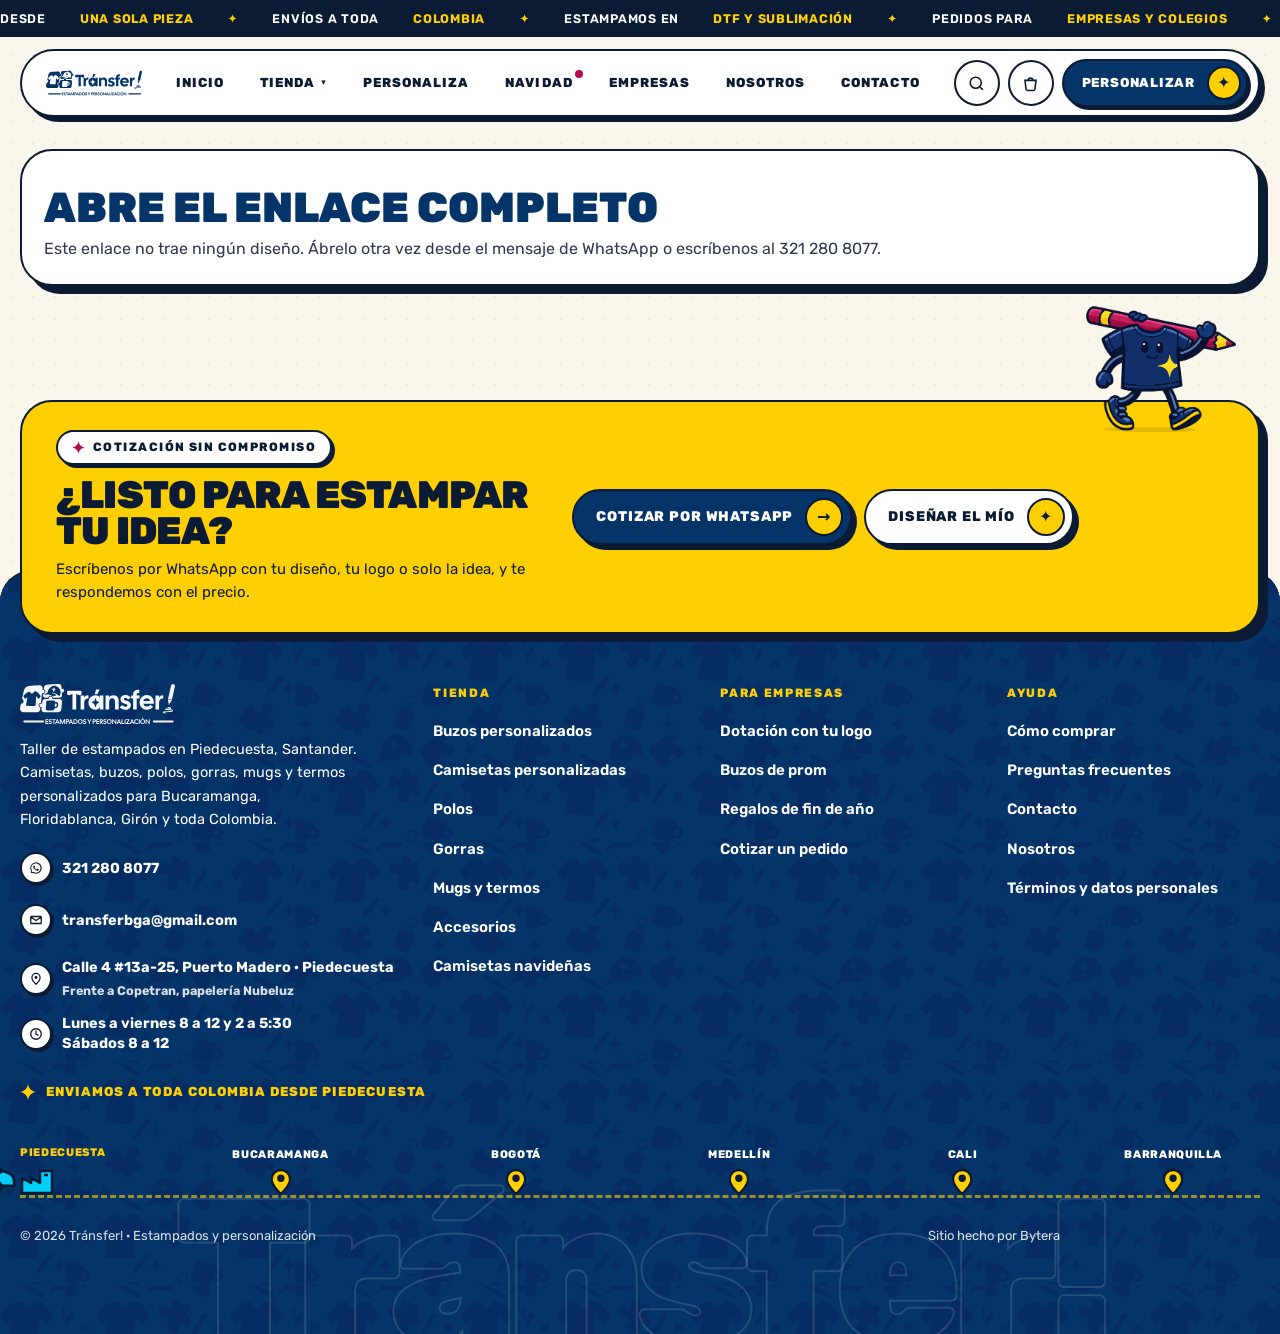
<file: sitio/aprobar.html>
<!doctype html>
<html lang="es-CO">
<head>
<meta charset="utf-8">
<meta name="viewport" content="width=device-width, initial-scale=1">
<meta name="robots" content="noindex, nofollow">
<meta name="referrer" content="no-referrer">
<title>Aprueba tu diseño · Tránsfer!</title>
<meta name="description" content="Revisa tu diseño y apruébalo, o pide un cambio, antes de que lo produzcamos.">
<meta name="theme-color" content="#053468">
<link rel="icon" href="../recursos/favicon.svg" type="image/svg+xml">
<link rel="stylesheet" href="assets/sistema.css?v=8bb46786">
<style>
.ap-g{display:grid;grid-template-columns:1.1fr .9fr;gap:28px;align-items:start;padding-top:10px}
.ap-foto{background:#fff;border:var(--borde);border-radius:var(--r-panel);box-shadow:var(--sombra-g);overflow:hidden;padding:12px}
.ap-foto img{width:100%;height:auto;display:block;border-radius:14px}
.ap-foto p{font-size:13px;color:var(--suave);padding:10px 4px 2px}
.ap-c{background:#fff;border:var(--borde);border-radius:var(--r-panel);box-shadow:var(--sombra-g);padding:22px}
.ap-c .codigo{display:inline-block;background:var(--azul);color:var(--amarillo);border-radius:99px;padding:5px 14px;font-weight:900;letter-spacing:.06em;font-size:15px}
.ap-c h1{font-weight:900;text-transform:uppercase;color:var(--azul);font-size:clamp(28px,3.4vw,42px);line-height:1;margin:14px 0 8px}
.ap-c dl{display:grid;gap:10px;margin:18px 0}
.ap-c dt{font-size:11.5px;font-weight:800;letter-spacing:.1em;text-transform:uppercase;color:var(--vino)}
.ap-c dd{margin:0;font-weight:600;color:var(--tinta)}
.ap-c label.et{display:block;font-size:11.5px;font-weight:800;letter-spacing:.1em;text-transform:uppercase;color:var(--tinta);margin:14px 0 6px}
.ap-c input[type=text],.ap-c textarea{width:100%;border:2px solid var(--tinta);border-radius:12px;padding:11px 13px;font:inherit;font-size:16px;color:var(--tinta);background:#fff}
.rev{display:flex;gap:12px;align-items:flex-start;background:var(--crema);border:2px solid var(--tinta);border-radius:14px;padding:12px 14px;margin:16px 0;font-weight:700;font-size:14.5px;color:var(--tinta);cursor:pointer}
.rev input{width:22px;height:22px;flex:none;accent-color:var(--azul);margin-top:1px}
.ap-b{display:grid;gap:10px}.ap-b .btn{justify-content:space-between}
.btn.verde{background:#25D366;color:#fff}.btn:disabled{opacity:.45;pointer-events:none}
.ap-listo{background:var(--amarillo);border:var(--borde);border-radius:14px;padding:12px 16px;font-weight:700;color:var(--tinta);margin-top:14px}
[hidden]{display:none!important}
.wa{display:none}
@media (max-width:900px){.ap-g{grid-template-columns:1fr}}
</style>
</head>
<body data-pagina="aprobar" class="cargando">
<main>
<section class="seccion" style="padding-top:20px">
  <div class="env">
    <div class="ap-c" id="sin" hidden><h1>Abre el enlace completo</h1><p>Este enlace no trae ningún diseño. Ábrelo otra vez desde el mensaje de WhatsApp o escríbenos al 321 280 8077.</p></div>
    <div class="ap-g" id="con" hidden>
      <div class="ap-foto"><img id="foto" alt="Tu diseño solo y puesto en el producto"><p id="foto-n"></p></div>
      <div class="ap-c">
        <span class="codigo" id="codigo"></span>
        <h1 id="titulo">Aprueba tu diseño</h1>
        <p>Míralo con calma. Empezamos a producir cuando nos digas que sí.</p>
        <dl id="datos"></dl>
        <div id="aprobar">
          <label class="rev"><input type="checkbox" id="reviso"><span>Revisé las letras y los nombres, los colores, el tamaño, la ubicación, las tallas y las cantidades.</span></label>
          <label class="et" for="quien">Tu nombre</label><input type="text" id="quien" maxlength="60" autocomplete="name">
          <div class="ap-b" style="margin-top:16px"><button type="button" class="btn verde" id="si" disabled>Aprobar el diseño <i>✓</i></button><button type="button" class="btn blanco" id="no">Quiero un cambio <i>✎</i></button></div>
        </div>
        <div id="cambio" hidden>
          <label class="et" for="que">¿Qué cambiamos?</label><textarea id="que" rows="4" maxlength="500" placeholder="Ej.: el nombre más grande y en rojo"></textarea>
          <div class="ap-b" style="margin-top:12px"><button type="button" class="btn" id="env-c" disabled>Enviar el cambio <i>→</i></button><button type="button" class="btn blanco" id="volver">← Volver</button></div>
        </div>
        <p class="ap-listo" id="listo" hidden></p>
      </div>
    </div>
  </div>
</section>
</main>
<script src="assets/datos.js?v=9697eb6b"></script>
<script src="assets/sitio.js?v=07cb5421"></script>
<script>
(() => {
  const $ = x => document.getElementById(x), WA = window.TRANSFER.WA;
  const m = location.hash.match(/#d=([\w-]+)(?:&i=([wj])([\w-]+))?/), de = s => atob(s.replace(/-/g, '+').replace(/_/g, '/'));
  let d = null; try { d = JSON.parse(decodeURIComponent(escape(de(m[1])))); } catch (e) {}
  if (!d || !d.c) { $('sin').hidden = false; return; }
  $('con').hidden = false;
  const txt = v => String(v || '').slice(0, 400);
  $('codigo').textContent = txt(d.c); document.title = 'Aprueba tu diseño ' + txt(d.c) + ' · Tránsfer!';
  if (d.n) { $('titulo').textContent = txt(d.n).split(' ')[0] + ', aprueba tu diseño'; $('quien').value = txt(d.n).slice(0, 60); }
  [['Producto', d.p], ['Color', d.k], ['Cantidad', d.q], ['Tamaño del diseño', d.m]].forEach(([a, b]) => { if (!b) return; const t = document.createElement('dt'), v = document.createElement('dd'), w = document.createElement('div'); t.textContent = a; v.textContent = txt(b); w.append(t, v); $('datos').append(w); });
  // En el mismo equipo del taller se ve la hoja completa; en el del cliente, la vista pequeña que viaja en el enlace
  let img = ''; try { img = (JSON.parse(localStorage.getItem('transfer-aprob-img')) || {})[d.c] || ''; } catch (e) {}
  if (/^data:image\/(webp|png|jpeg);base64,/.test(img)) { $('foto').src = img; $('foto-n').hidden = true; }
  else if (m[2]) { $('foto').src = 'data:image/' + (m[2] === 'w' ? 'webp' : 'jpeg') + ';base64,' + m[3].replace(/-/g, '+').replace(/_/g, '/'); $('foto-n').textContent = 'Vista pequeña. En la imagen que te enviamos por WhatsApp lo ves en grande.'; }
  else { $('foto').hidden = true; $('foto-n').textContent = 'Mira el diseño en la imagen que te enviamos por WhatsApp.'; }
  const habil = () => { $('si').disabled = !($('reviso').checked && $('quien').value.trim().length > 2); };
  $('reviso').addEventListener('change', habil); $('quien').addEventListener('input', habil);
  const enviar = (t, aviso) => { window.open(WA + encodeURIComponent(t), '_blank', 'noopener'); $('listo').hidden = false; $('listo').textContent = aviso; $('listo').scrollIntoView({block: 'nearest'}); };
  const hora = () => new Date().toLocaleString('es-CO', {dateStyle: 'long', timeStyle: 'short'});
  $('si').addEventListener('click', () => enviar(`Apruebo el diseño *${txt(d.c)}* (${txt(d.p)}, color ${txt(d.k)}, ${txt(d.q)}).\n\nRevisé letras, nombres, colores, tamaño, ubicación, tallas y cantidades.\nNombre: ${$('quien').value.trim()}\nFecha: ${hora()}`, 'Se abrió WhatsApp con tu aprobación. Envía el mensaje para que nos llegue.'));
  $('no').addEventListener('click', () => { $('aprobar').hidden = true; $('cambio').hidden = false; $('que').focus(); });
  $('volver').addEventListener('click', () => { $('aprobar').hidden = false; $('cambio').hidden = true; });
  $('que').addEventListener('input', () => { $('env-c').disabled = $('que').value.trim().length < 4; });
  $('env-c').addEventListener('click', () => enviar(`Quiero un cambio en el diseño *${txt(d.c)}*:\n\n${$('que').value.trim()}\n\n${$('quien').value.trim() ? 'Nombre: ' + $('quien').value.trim() : ''}`, 'Se abrió WhatsApp con tu cambio. Envía el mensaje para que nos llegue.'));
})();
</script>
</body>
</html>
</file>
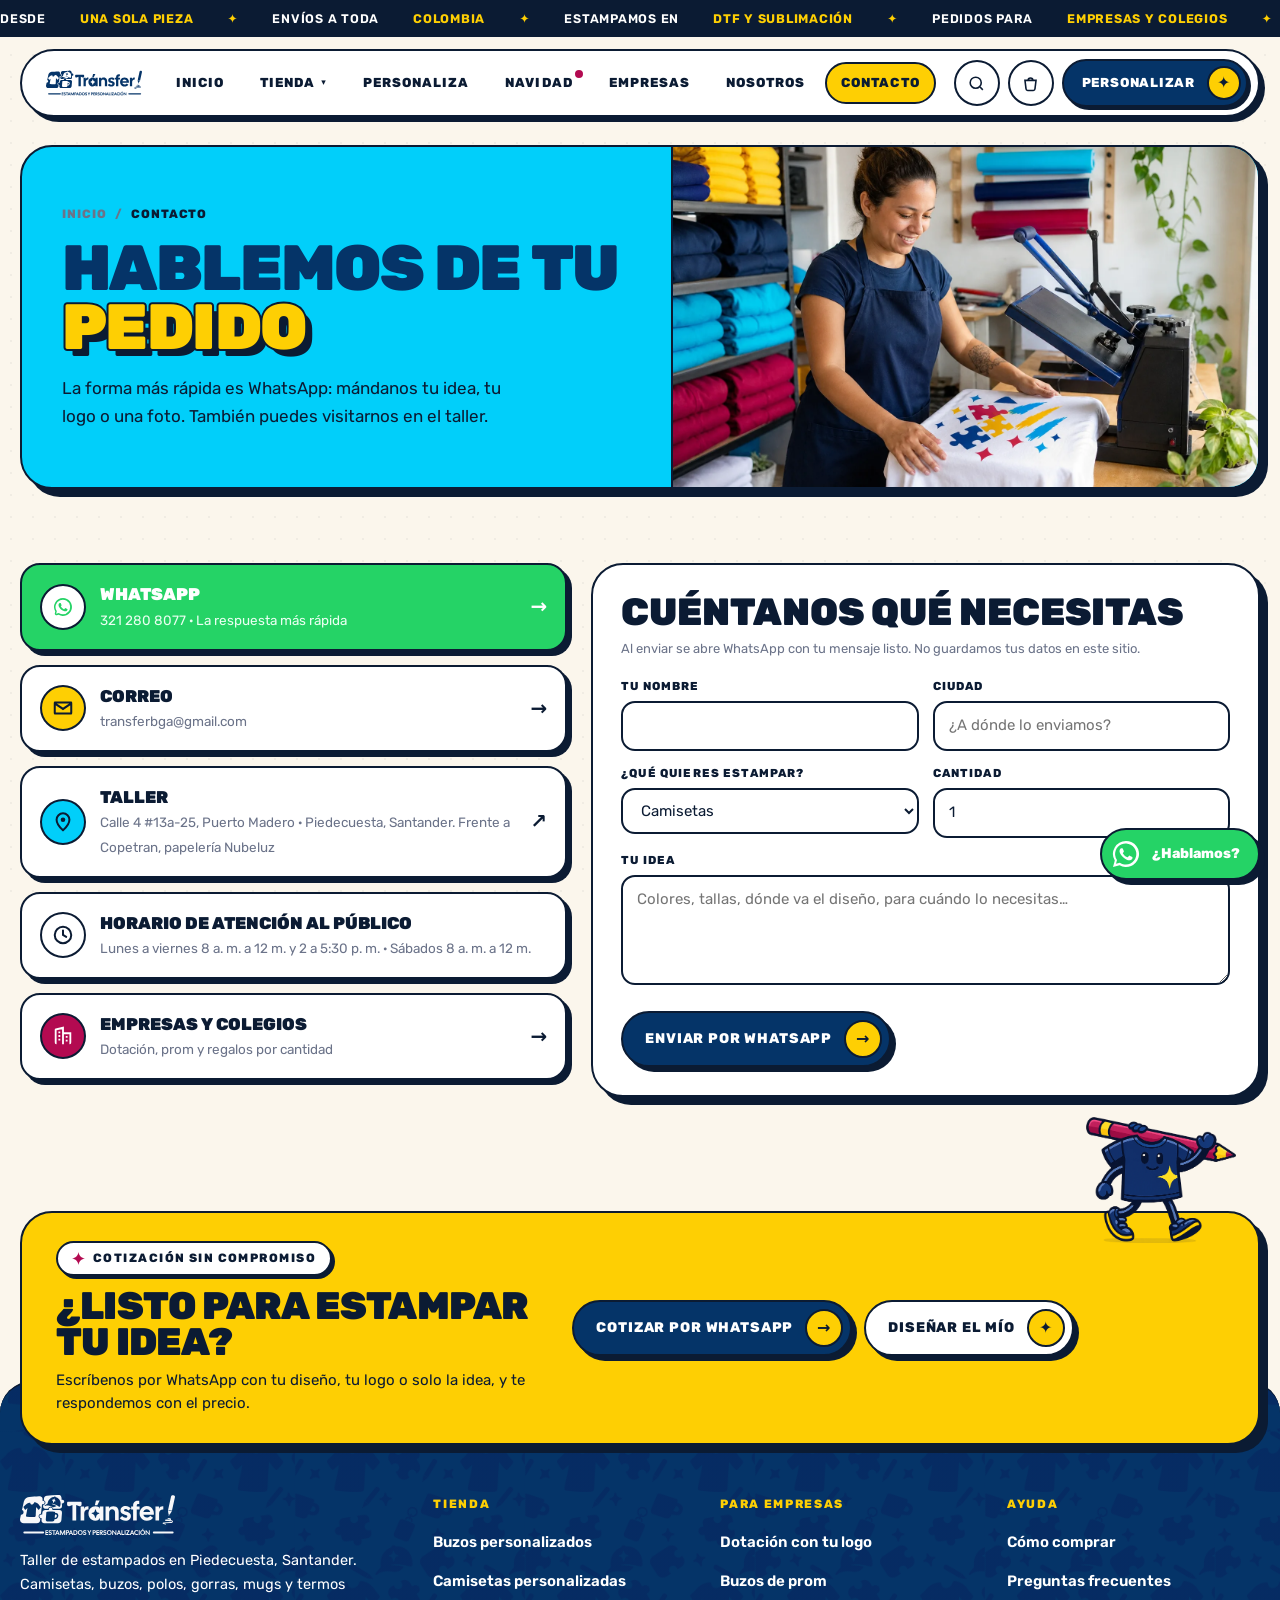
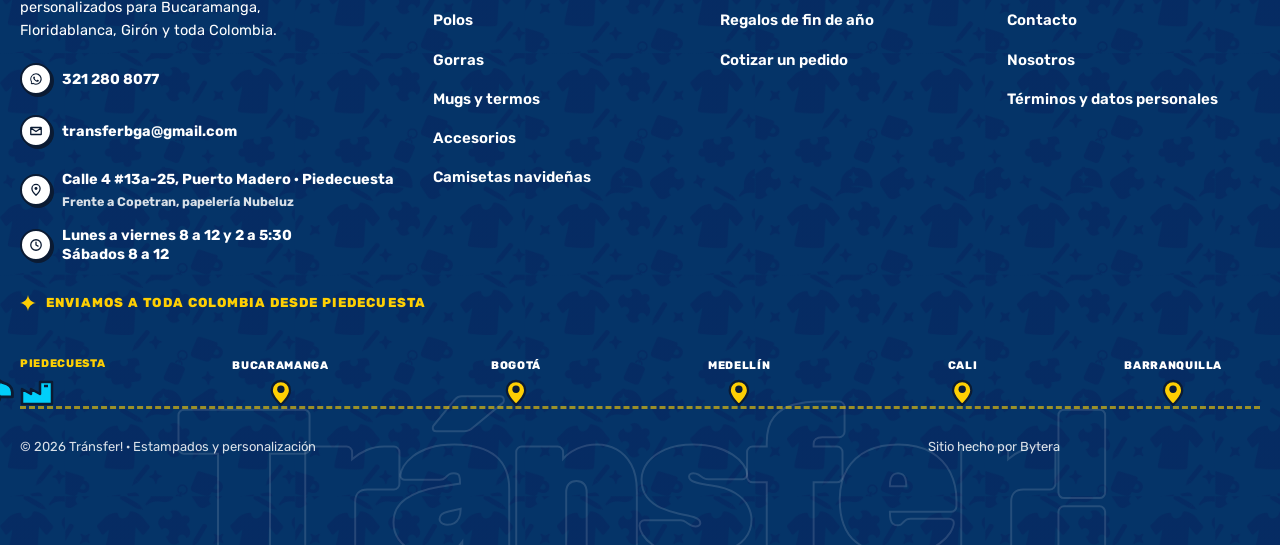
<file: sitio/contacto.html>
<!doctype html>
<html lang="es-CO">
<head>
<meta charset="utf-8">
<meta name="robots" content="noindex, nofollow">
<meta name="viewport" content="width=device-width, initial-scale=1">
<title>Contacto: cotiza tu estampado por WhatsApp · Tránsfer! Piedecuesta</title>
<meta name="description" content="Escríbenos por WhatsApp al 321 280 8077, al correo transferbga@gmail.com o visítanos en Piedecuesta, Santander. Te respondemos con la cotización de tus camisetas, buzos o mugs personalizados.">
<meta property="og:type" content="website">
<meta property="og:locale" content="es_CO">
<meta property="og:site_name" content="Tránsfer!">
<meta property="og:title" content="Contacto: cotiza tu estampado por WhatsApp · Tránsfer! Piedecuesta">
<meta property="og:description" content="Escríbenos por WhatsApp al 321 280 8077, al correo transferbga@gmail.com o visítanos en Piedecuesta, Santander. Te respondemos con la cotización de tus camisetas, buzos o mugs personalizados.">
<meta property="og:image" content="../img/nosotros-taller.webp">
<meta name="theme-color" content="#053468">
<link rel="icon" href="../recursos/favicon.svg" type="image/svg+xml">
<script type="application/ld+json">{"@context": "https://schema.org", "@type": "ContactPage", "name": "Contacto Tránsfer!", "mainEntity": {"@type": "LocalBusiness", "name": "Tránsfer!", "telephone": "+57 321 280 8077", "email": "transferbga@gmail.com", "address": {"@type": "PostalAddress", "streetAddress": "Calle 4 #13a-25, Puerto Madero", "addressLocality": "Piedecuesta", "addressRegion": "Santander", "addressCountry": "CO"}, "openingHours": ["Mo-Fr 08:00-12:00", "Mo-Fr 14:00-17:30", "Sa 08:00-12:00"]}}</script>
<script type="application/ld+json">{"@context": "https://schema.org", "@type": "BreadcrumbList", "itemListElement": [{"@type": "ListItem", "position": 1, "name": "Inicio", "item": "index.html"}, {"@type": "ListItem", "position": 2, "name": "Contacto", "item": "contacto.html"}]}</script>
<link rel="stylesheet" href="assets/sistema.css?v=8bb46786">
<style>
.cabecera .panel{background:var(--cian)}
.cabecera .texto .lead{color:var(--tinta)}
.contacto-g{display:grid;grid-template-columns:.9fr 1.1fr;gap:24px;align-items:start}
.canales{display:grid;gap:14px}
.canal{display:flex;align-items:center;gap:14px;background:#fff;border:var(--borde);border-radius:20px;padding:16px 18px;box-shadow:var(--sombra);color:var(--tinta);transition:transform .2s}
.canal:hover{transform:translate(-2px,-2px)}
.canal svg{width:46px;height:46px;padding:10px;border-radius:50%;border:2px solid var(--tinta);flex:none}
.canal b{display:block;font-weight:900;font-size:17px;text-transform:uppercase}
.canal small{color:var(--suave);font-size:13.5px}
.canal.wa-c{background:#25D366;color:#fff}.canal.wa-c svg{background:#fff;color:#25D366}.canal.wa-c small{color:#eafff1}
.canal .ir{margin-left:auto;font-weight:900;font-size:20px}
.form-c{background:#fff;border:var(--borde);border-radius:var(--r-panel);box-shadow:var(--sombra-g);padding:28px}
.form-c h2{font-size:clamp(26px,3vw,38px);font-weight:900;text-transform:uppercase;color:var(--tinta);line-height:1}
.form-c p.nota{font-size:13px;color:var(--suave);margin:8px 0 18px}
.form-c .filas{display:grid;grid-template-columns:1fr 1fr;gap:14px}
.form-c label{display:block;font-size:11.5px;font-weight:800;letter-spacing:.1em;text-transform:uppercase;color:var(--tinta);margin-bottom:6px}
.form-c input,.form-c select,.form-c textarea{width:100%;border:var(--borde);border-radius:14px;padding:11px 14px;font:inherit;font-size:15px;color:var(--tinta);background:#fff}
.form-c textarea{min-height:110px;resize:vertical}
.form-c .ancho2{grid-column:1/-1}
.form-c .btn{margin-top:18px}
@media (max-width:1080px){.contacto-g{grid-template-columns:1fr}}
@media (max-width:640px){.form-c{padding:20px 16px}.form-c .filas{grid-template-columns:1fr}}
</style>
</head>
<body data-pagina="contacto" class="cargando">
<main>
<section class="cabecera">
  <div class="env">
    <div class="panel">
      <div class="texto">
        <div class="migas"><a href="index.html">Inicio</a>/<span>Contacto</span></div>
        <h1 class="h1" data-palabras>Hablemos de tu <span class="pegada">pedido</span></h1>
        <p class="lead" data-revela>La forma más rápida es WhatsApp: mándanos tu idea, tu logo o una foto. También puedes visitarnos en el taller.</p>
      </div>
      <div class="foto"><img src="../img/nosotros-taller.webp" alt="Taller de estampados Tránsfer! en Piedecuesta"></div>
    </div>
  </div>
</section>

<section class="seccion">
  <div class="env contacto-g">
    <div class="canales" data-escalona>
      <a class="canal wa-c" href="https://wa.me/573212808077?text=Hola%20Tr%C3%A1nsfer%21%2C%20quiero%20cotizar"><svg><use href="#i-wa"/></svg><span><b>WhatsApp</b><small>321 280 8077 · La respuesta más rápida</small></span><span class="ir">→</span></a>
      <a class="canal" href="mailto:transferbga@gmail.com"><svg style="background:var(--amarillo)"><use href="#i-mail"/></svg><span><b>Correo</b><small>transferbga@gmail.com</small></span><span class="ir">→</span></a>
      <a class="canal" href="https://www.google.com/maps/search/?api=1&query=Calle%204%20%2313a-25%2C%20Puerto%20Madero%2C%20Piedecuesta%2C%20Santander" target="_blank" rel="noopener"><svg style="background:var(--cian)"><use href="#i-pin"/></svg><span><b>Taller</b><small>Calle 4 #13a-25, Puerto Madero · Piedecuesta, Santander. Frente a Copetran, papelería Nubeluz</small></span><span class="ir">↗</span></a>
      <div class="canal"><svg style="background:#fff"><use href="#i-reloj"/></svg><span><b>Horario de atención al público</b><small>Lunes a viernes 8 a. m. a 12 m. y 2 a 5:30 p. m. · Sábados 8 a. m. a 12 m.</small></span></div>
      <a class="canal" href="empresas.html#cotizar"><svg style="background:var(--vino);color:#fff"><use href="#i-empresa"/></svg><span><b>Empresas y colegios</b><small>Dotación, prom y regalos por cantidad</small></span><span class="ir">→</span></a>
    </div>
    <form class="form-c" id="form-c" data-revela>
      <h2>Cuéntanos qué necesitas</h2>
      <p class="nota">Al enviar se abre WhatsApp con tu mensaje listo. No guardamos tus datos en este sitio.</p>
      <div class="filas">
        <div><label for="c-nombre">Tu nombre</label><input id="c-nombre" required autocomplete="name"></div>
        <div><label for="c-ciudad">Ciudad</label><input id="c-ciudad" placeholder="¿A dónde lo enviamos?" autocomplete="address-level2"></div>
        <div><label for="c-que">¿Qué quieres estampar?</label><select id="c-que"><option>Camisetas</option><option>Buzos</option><option>Polos</option><option>Gorras</option><option>Mugs o termos</option><option>Llaveros u otros accesorios</option><option>Camisetas navideñas</option><option>Dotación o buzos de prom</option><option>Otro</option></select></div>
        <div><label for="c-cant">Cantidad</label><input id="c-cant" type="number" min="1" value="1"></div>
        <div class="ancho2"><label for="c-msg">Tu idea</label><textarea id="c-msg" placeholder="Colores, tallas, dónde va el diseño, para cuándo lo necesitas…"></textarea></div>
      </div>
      <button class="btn" type="submit">Enviar por WhatsApp <i>→</i></button>
    </form>
  </div>
</section>
</main>
<script src="assets/datos.js?v=9697eb6b"></script>
<script src="assets/sitio.js?v=07cb5421"></script>
<script>
document.getElementById('form-c').addEventListener('submit', e => {
  e.preventDefault();
  const v = id => document.getElementById(id).value.trim();
  const txt = `Hola Tránsfer!, soy ${v('c-nombre')}${v('c-ciudad') ? ' (' + v('c-ciudad') + ')' : ''}. Quiero cotizar: ${v('c-que')} x${v('c-cant') || 1}.${v('c-msg') ? ' ' + v('c-msg') : ''}`;
  window.open('https://wa.me/573212808077?text=' + encodeURIComponent(txt), '_blank', 'noopener');
});
</script>
</body>
</html>
</file>
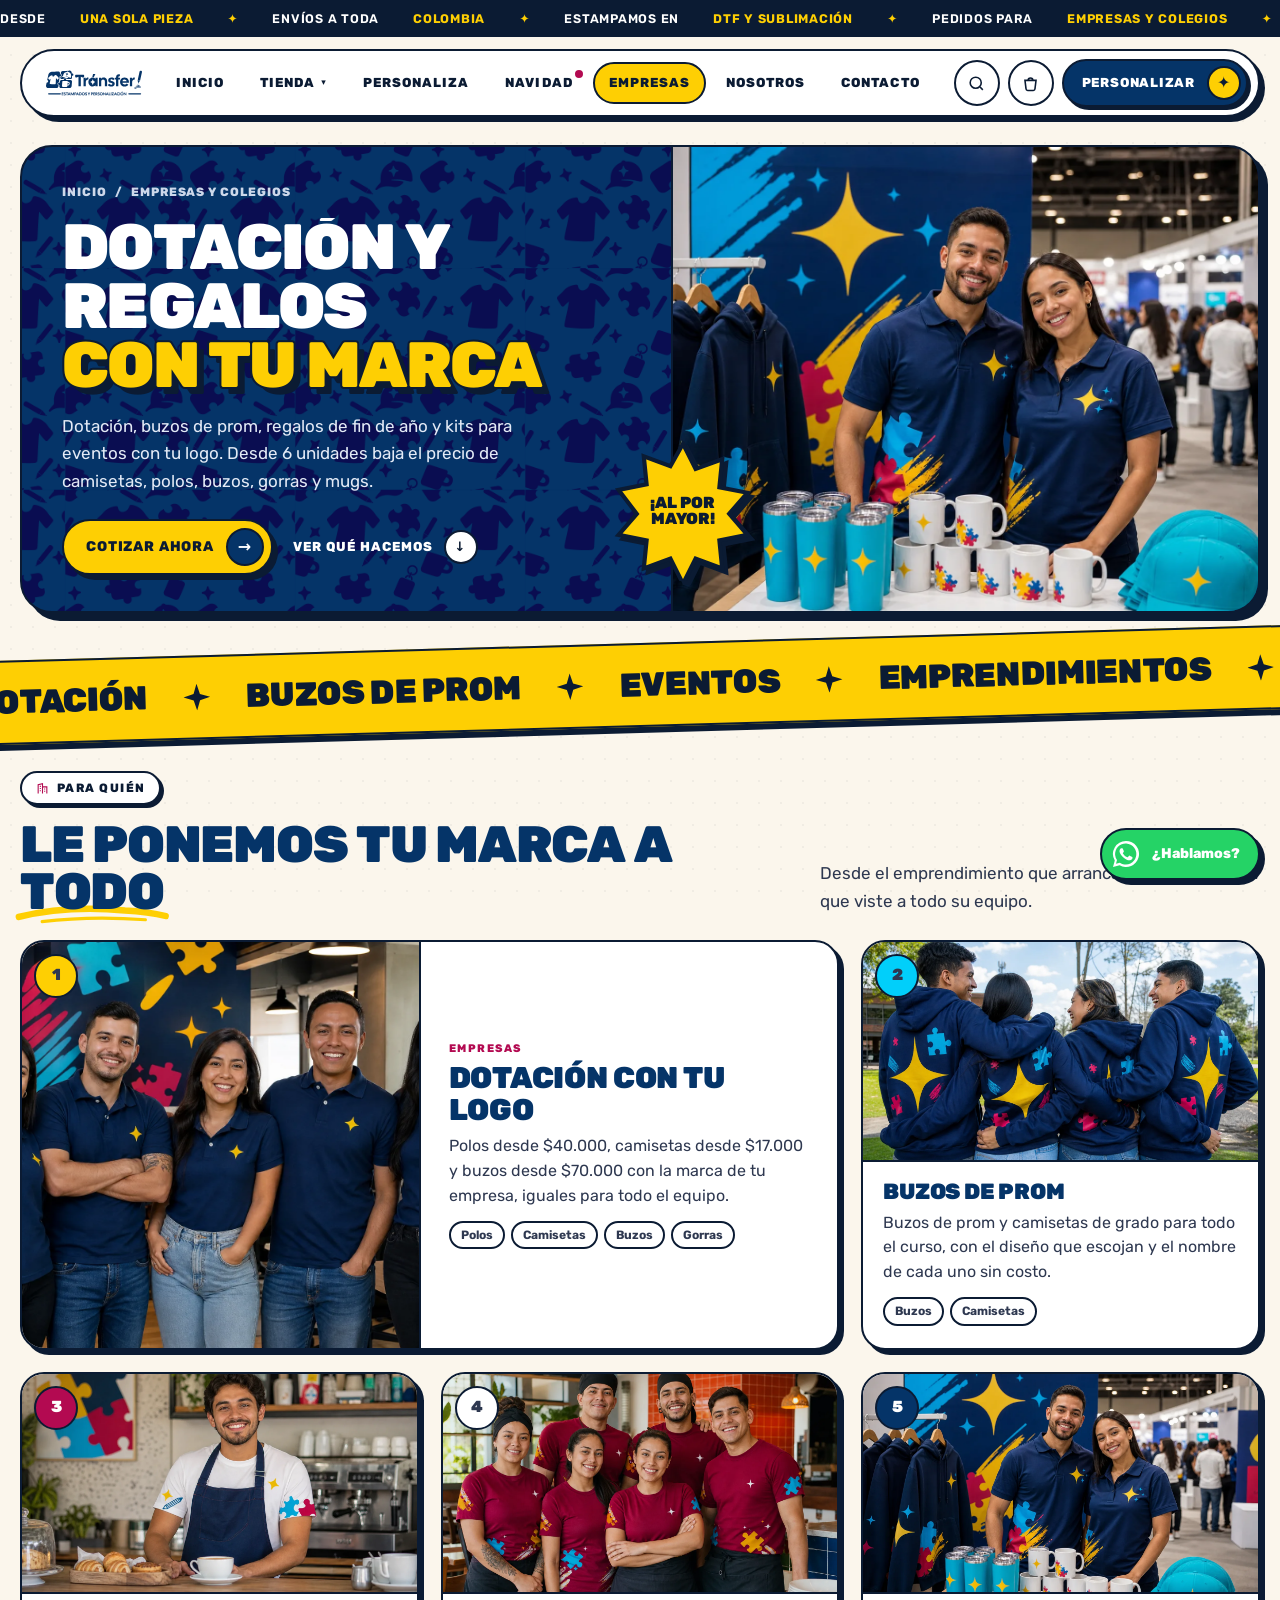
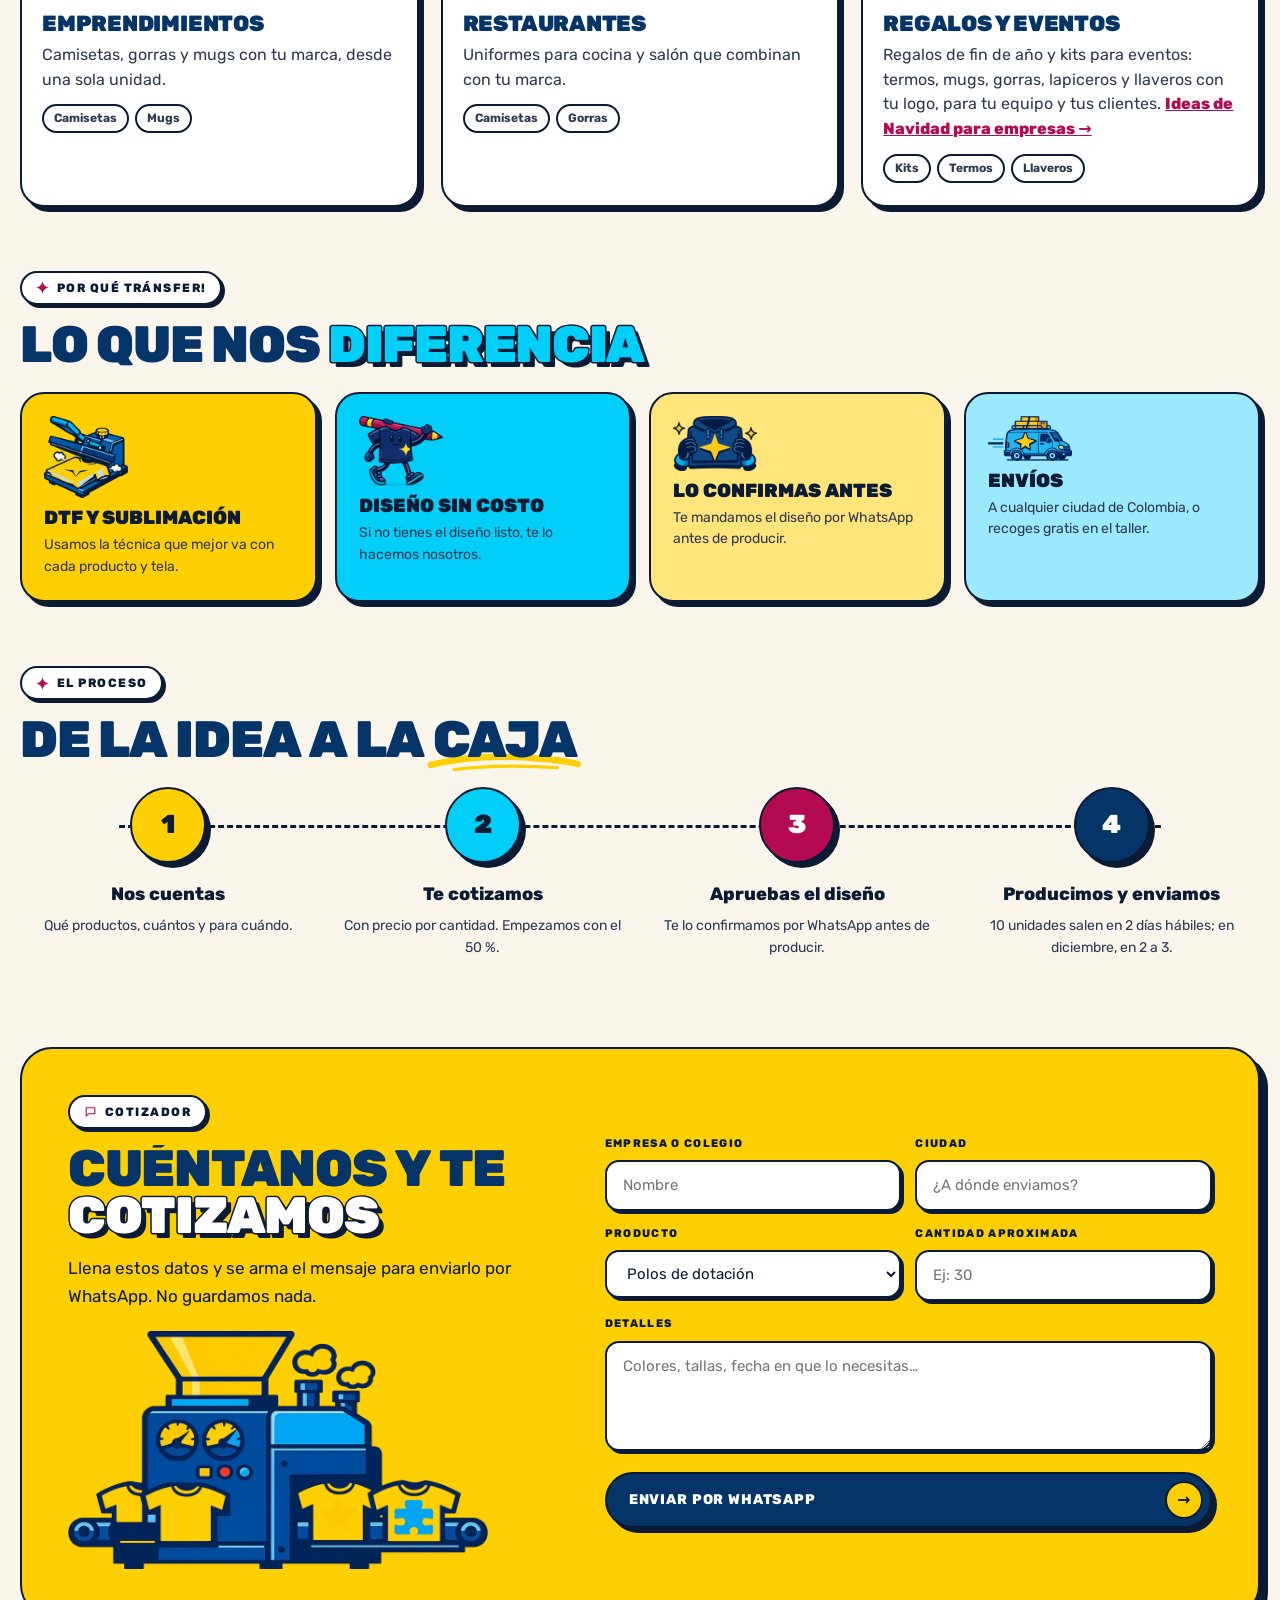
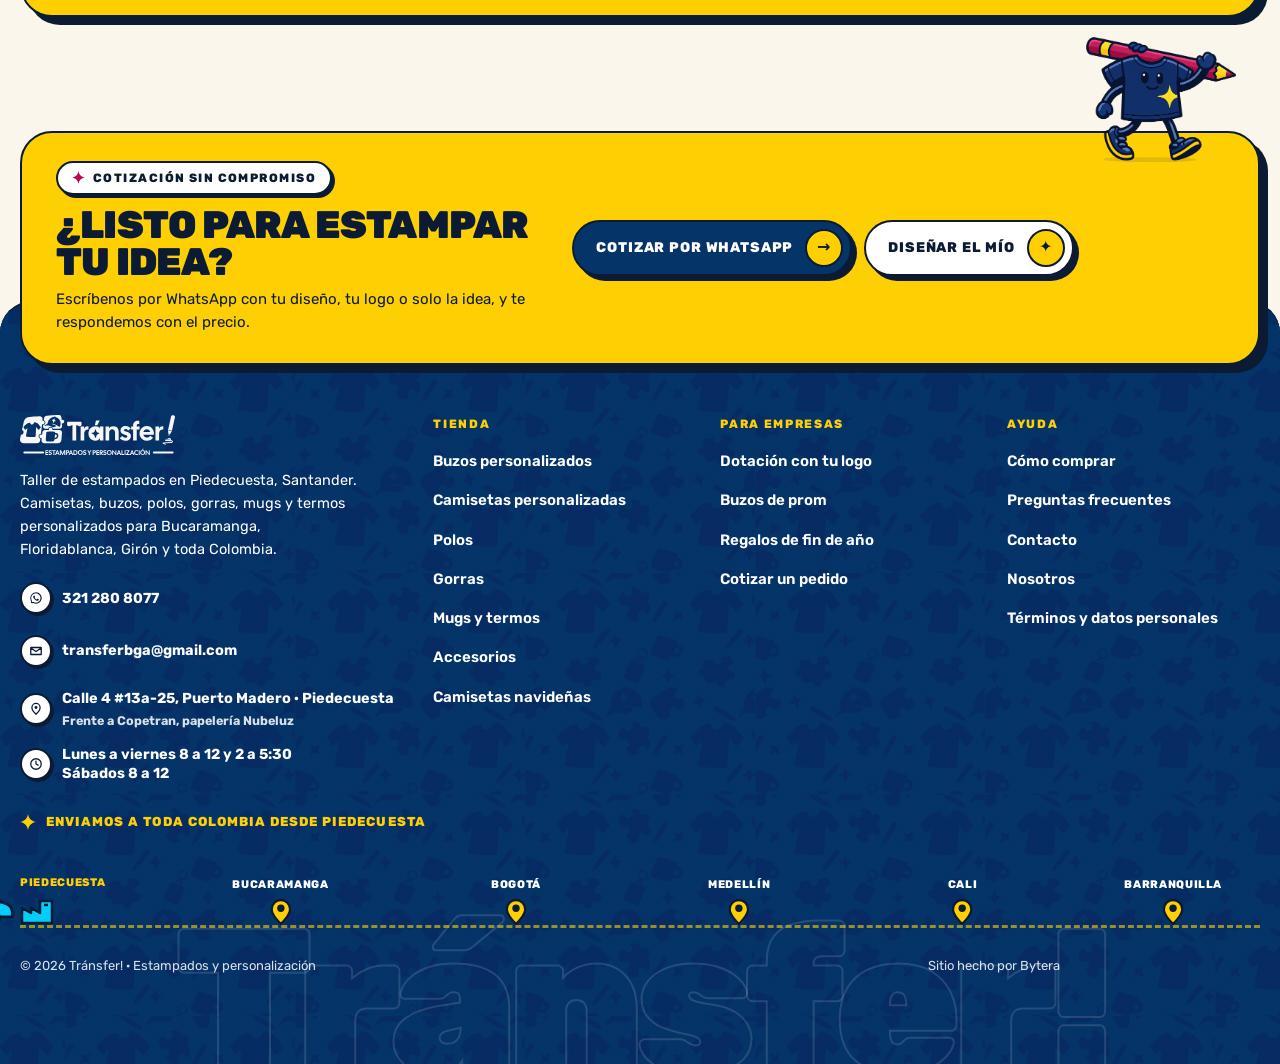
<file: sitio/empresas.html>
<!doctype html>
<html lang="es-CO">
<head>
<meta charset="utf-8">
<meta name="robots" content="noindex, nofollow">
<meta name="viewport" content="width=device-width, initial-scale=1">
<title>Dotación, buzos de prom y regalos de empresa con tu logo · Tránsfer!</title>
<meta name="description" content="Dotación, buzos de prom, regalos de fin de año y kits para eventos con tu logo. Desde 6 unidades baja el precio. Taller en Piedecuesta, Santander.">
<meta property="og:type" content="website">
<meta property="og:locale" content="es_CO">
<meta property="og:site_name" content="Tránsfer!">
<meta property="og:title" content="Dotación, buzos de prom y regalos de empresa con tu logo · Tránsfer!">
<meta property="og:description" content="Dotación, buzos de prom, regalos de fin de año y kits para eventos con tu logo. Desde 6 unidades baja el precio. Taller en Piedecuesta, Santander.">
<meta property="og:image" content="../img/heroe-buzo-azul.webp">
<meta name="theme-color" content="#053468">
<link rel="icon" href="../recursos/favicon.svg" type="image/svg+xml">
<script type="application/ld+json">{"@context": "https://schema.org", "@type": "BreadcrumbList", "itemListElement": [{"@type": "ListItem", "position": 1, "name": "Inicio", "item": "index.html"}, {"@type": "ListItem", "position": 2, "name": "Empresas y colegios", "item": "empresas.html"}]}</script>
<link rel="stylesheet" href="assets/sistema.css?v=8bb46786">
<style>
.cabecera .panel{background:var(--azul) url(../recursos/patron-azul.png) center/230px}
.cabecera .texto .h1{color:#fff}
.cabecera .texto .lead{color:#e3eaf6}
.cabecera .texto .migas,.cabecera .texto .migas span{color:#cdd8ea}
.cabecera .enlace i{color:var(--tinta)}
.cabecera .foto .sello-c{position:absolute;left:-60px;bottom:30px;width:140px;height:140px;z-index:3}
.sectores{display:grid;grid-template-columns:repeat(3,1fr);gap:22px}
.sector{background:#fff;border:var(--borde);border-radius:var(--r-tarjeta);box-shadow:var(--sombra);overflow:hidden;display:flex;flex-direction:column;transition:transform .3s var(--ease),box-shadow .3s}
.sector:hover{transform:translate(-3px,-3px) rotate(-.6deg);box-shadow:9px 9px 0 var(--tinta)}
.sector .img{height:220px;position:relative;border-bottom:var(--borde);overflow:hidden}
.sector .img img{width:100%;height:100%;object-fit:cover;transition:transform .6s var(--ease)}
.sector:hover .img img{transform:scale(1.06)}
.sector .img .num{position:absolute;left:12px;top:12px;width:44px;height:44px;border-radius:50%;border:var(--borde);display:grid;place-items:center;font-weight:900;background:var(--amarillo)}
.sector .cuerpo{padding:18px 20px 22px}
.sector .h3{margin-bottom:8px}
.sector ul{list-style:none;display:flex;flex-wrap:wrap;gap:6px;margin-top:12px}
.sector li{font-size:12px;font-weight:700;border:2px solid var(--tinta);border-radius:99px;padding:3px 10px}
.sector.destacado{grid-column:span 2;flex-direction:row}
.sector.destacado .img{height:auto;flex:1.1;border-bottom:0;border-right:var(--borde)}
.sector.destacado .cuerpo{flex:1;display:flex;flex-direction:column;justify-content:center;padding:28px}
.por-que{display:grid;grid-template-columns:repeat(4,1fr);gap:18px}
.motivo{border:var(--borde);border-radius:var(--r-tarjeta);padding:22px;box-shadow:var(--sombra);position:relative}
.motivo img{width:84px;margin-bottom:10px}
.motivo h4{font-size:19px;font-weight:900;text-transform:uppercase;color:var(--tinta);line-height:1.05;margin-bottom:6px}
.motivo p{font-size:14px}
.cotizador{display:grid;grid-template-columns:.9fr 1.1fr;gap:40px;align-items:center;padding:46px;background:var(--amarillo)}
.cotizador .form{display:grid;grid-template-columns:1fr 1fr;gap:14px}
.cotizador .form .ancho{grid-column:span 2}
.cotizador .fabrica-mini{width:100%;max-width:420px;margin-top:20px}
@media (max-width:1080px){.sectores{grid-template-columns:1fr 1fr}.por-que{grid-template-columns:1fr 1fr}.cotizador{grid-template-columns:1fr}.cabecera .foto .sello-c{left:auto;right:12px;top:-50px;bottom:auto;width:110px;height:110px}}
@media (max-width:640px){.sectores,.por-que{grid-template-columns:1fr}.sector.destacado{grid-column:auto;flex-direction:column}.sector.destacado .img{height:220px;border-right:0;border-bottom:var(--borde)}.cotizador{padding:26px 18px}.cotizador .form{grid-template-columns:1fr}.cotizador .form .ancho{grid-column:auto}}
</style>
</head>
<body data-pagina="empresas" class="cargando">
<main>
<section class="cabecera">
  <div class="env">
    <div class="panel">
      <div class="texto">
        <div class="migas"><a href="index.html">Inicio</a>/<span>Empresas y colegios</span></div>
        <h1 class="h1" data-palabras>Dotación y regalos <span class="pegada">con tu marca</span></h1>
        <p class="lead" data-revela>Dotación, buzos de prom, regalos de fin de año y kits para eventos con tu logo. Desde 6 unidades baja el precio de camisetas, polos, buzos, gorras y mugs.</p>
        <div style="margin-top:24px;display:flex;gap:20px;flex-wrap:wrap;align-items:center" data-revela><a class="btn amarillo" href="#cotizar" data-iman>Cotizar ahora <i>→</i></a><a class="enlace" href="#sectores" style="color:#fff">Ver qué hacemos <i>↓</i></a></div>
      </div>
      <div class="foto"><img src="../img/emp-eventos.webp" alt="Regalos de empresa con logo: mugs, termos y kits"><span class="sticker sello-c late"><svg class="forma" viewBox="0 0 100 100"><path fill="#FECF03" stroke="#0B1B33" stroke-width="3" d="M50 2l9 18 19-7-2 20 20 4-13 15 13 15-20 4 2 20-19-7-9 18-9-18-19 7 2-20-20-4 13-15L4 35l20-4-2-20 19 7z"/></svg>¡Al por<br>mayor!</span></div>
    </div>
  </div>
</section>

<div class="franja"><div class="pista"><span>Dotación</span><span>Buzos de prom</span><span>Eventos</span><span>Emprendimientos</span><span>Restaurantes</span><span>Dotación</span><span>Buzos de prom</span><span>Eventos</span><span>Emprendimientos</span><span>Restaurantes</span></div></div>

<section class="seccion" id="sectores">
  <div class="env">
    <div class="cab-seccion"><div><span class="etiqueta" data-revela><svg><use href="#i-empresa"/></svg>Para quién</span><h2 class="h2" data-palabras>Le ponemos tu marca a <span class="trazo">todo</span></h2></div><p class="lead" data-revela>Desde el emprendimiento que arranca hasta la empresa que viste a todo su equipo.</p></div>
    <div class="sectores" data-escalona>
      <div class="sector destacado"><div class="img"><img src="../img/empresas-dotacion.webp" alt="Equipo con polos de dotación"><span class="num">1</span></div><div class="cuerpo"><span class="etq" style="font-size:11px;font-weight:800;letter-spacing:.14em;color:var(--vino)">EMPRESAS</span><h3 class="h3" style="font-size:30px;margin-top:6px">Dotación con tu logo</h3><p>Polos desde $40.000, camisetas desde $17.000 y buzos desde $70.000 con la marca de tu empresa, iguales para todo el equipo.</p><ul><li>Polos</li><li>Camisetas</li><li>Buzos</li><li>Gorras</li></ul></div></div>
      <div class="sector"><div class="img"><img src="../img/colegios-promocion.webp" alt="Buzos de prom personalizados para un colegio" style="object-position:center 35%"><span class="num" style="background:var(--cian)">2</span></div><div class="cuerpo"><h3 class="h3">Buzos de prom</h3><p>Buzos de prom y camisetas de grado para todo el curso, con el diseño que escojan y el nombre de cada uno sin costo.</p><ul><li>Buzos</li><li>Camisetas</li></ul></div></div>
      <div class="sector"><div class="img"><img src="../img/emp-emprendimientos.webp" alt="Emprendimiento con su marca en las prendas"><span class="num" style="background:var(--vino);color:#fff">3</span></div><div class="cuerpo"><h3 class="h3">Emprendimientos</h3><p>Camisetas, gorras y mugs con tu marca, desde una sola unidad.</p><ul><li>Camisetas</li><li>Mugs</li></ul></div></div>
      <div class="sector"><div class="img"><img src="../img/emp-restaurantes.webp" alt="Equipo de restaurante con camisetas iguales"><span class="num" style="background:#fff">4</span></div><div class="cuerpo"><h3 class="h3">Restaurantes</h3><p>Uniformes para cocina y salón que combinan con tu marca.</p><ul><li>Camisetas</li><li>Gorras</li></ul></div></div>
      <div class="sector"><div class="img"><img src="../img/emp-eventos.webp" alt="Kits con logo para eventos y regalos de fin de año"><span class="num" style="background:var(--azul);color:#fff">5</span></div><div class="cuerpo"><h3 class="h3">Regalos y eventos</h3><p>Regalos de fin de año y kits para eventos: termos, mugs, gorras, lapiceros y llaveros con tu logo, para tu equipo y tus clientes. <a href="navidad.html" style="color:var(--vino);font-weight:800;text-decoration:underline">Ideas de Navidad para empresas →</a></p><ul><li>Kits</li><li>Termos</li><li>Llaveros</li></ul></div></div>
    </div>
  </div>
</section>

<section class="seccion" style="padding-top:20px">
  <div class="env">
    <div class="cab-seccion"><div><span class="etiqueta" data-revela><svg><use href="#estrella"/></svg>Por qué Tránsfer!</span><h2 class="h2" data-palabras>Lo que nos <span class="pegada cian">diferencia</span></h2></div></div>
    <div class="por-que" data-escalona>
      <div class="motivo t-amarillo"><img class="mece" src="../img/ilus/prensa.webp" alt=""><h4>DTF y sublimación</h4><p>Usamos la técnica que mejor va con cada producto y tela.</p></div>
      <div class="motivo t-cian"><img class="mece" src="../img/ilus/mascota.webp" alt=""><h4>Diseño sin costo</h4><p>Si no tienes el diseño listo, te lo hacemos nosotros.</p></div>
      <div class="motivo t-amarillo-s"><img class="mece" src="../img/ilus/manos.webp" alt=""><h4>Lo confirmas antes</h4><p>Te mandamos el diseño por WhatsApp antes de producir.</p></div>
      <div class="motivo t-cian-s"><img class="mece" src="../img/ilus/camion.webp" alt=""><h4>Envíos</h4><p>A cualquier ciudad de Colombia, o recoges gratis en el taller.</p></div>
    </div>
  </div>
</section>

<section class="seccion" style="padding-top:20px">
  <div class="env">
    <div class="cab-seccion"><div><span class="etiqueta" data-revela><svg><use href="#estrella"/></svg>El proceso</span><h2 class="h2" data-palabras>De la idea a la <span class="trazo">caja</span></h2></div></div>
    <div class="pasos">
      <div class="paso" data-revela style="--d:0"><div class="num">1</div><h4>Nos cuentas</h4><p>Qué productos, cuántos y para cuándo.</p></div>
      <div class="paso" data-revela style="--d:1"><div class="num">2</div><h4>Te cotizamos</h4><p>Con precio por cantidad. Empezamos con el 50 %.</p></div>
      <div class="paso" data-revela style="--d:2"><div class="num">3</div><h4>Apruebas el diseño</h4><p>Te lo confirmamos por WhatsApp antes de producir.</p></div>
      <div class="paso" data-revela style="--d:3"><div class="num">4</div><h4>Producimos y enviamos</h4><p>10 unidades salen en 2 días hábiles; en diciembre, en 2 a 3.</p></div>
    </div>
  </div>
</section>

<section class="seccion" id="cotizar">
  <div class="env">
    <div class="panel cotizador" data-revela>
      <div>
        <span class="etiqueta"><svg><use href="#i-chat"/></svg>Cotizador</span>
        <h2 class="h2" style="margin-top:16px" data-palabras>Cuéntanos y te <span class="pegada blanca">cotizamos</span></h2>
        <p class="lead" style="margin-top:16px;color:var(--tinta)">Llena estos datos y se arma el mensaje para enviarlo por WhatsApp. No guardamos nada.</p>
        <img class="fabrica-mini" src="../img/ilus/fabrica.webp" alt="">
      </div>
      <form class="form" id="form-cot">
        <div class="campo"><label for="c-emp">Empresa o colegio</label><input id="c-emp" placeholder="Nombre"></div>
        <div class="campo"><label for="c-ciudad">Ciudad</label><input id="c-ciudad" placeholder="¿A dónde enviamos?"></div>
        <div class="campo"><label for="c-prod">Producto</label><select id="c-prod"><option>Polos de dotación</option><option>Camisetas</option><option>Buzos</option><option>Buzos de prom</option><option>Gorras</option><option>Mugs y termos</option><option>Lapiceros, llaveros y accesorios</option><option>Regalos de fin de año</option><option>Kit de marca</option></select></div>
        <div class="campo"><label for="c-cant">Cantidad aproximada</label><input id="c-cant" type="number" min="1" placeholder="Ej: 30"></div>
        <div class="campo ancho"><label for="c-msg">Detalles</label><textarea id="c-msg" placeholder="Colores, tallas, fecha en que lo necesitas…"></textarea></div>
        <div class="ancho"><button class="btn ancho" type="submit">Enviar por WhatsApp <i>→</i></button></div>
      </form>
    </div>
  </div>
</section>
</main>
<script src="assets/datos.js?v=9697eb6b"></script>
<script src="assets/sitio.js?v=07cb5421"></script>
<script>
document.getElementById('form-cot').addEventListener('submit', e => {
  e.preventDefault();
  const v = id => document.getElementById(id).value.trim();
  const msg = `Hola Tránsfer!, quiero cotizar para ${v('c-emp') || 'mi empresa'}${v('c-ciudad') ? ' (' + v('c-ciudad') + ')' : ''}: ${v('c-prod')}${v('c-cant') ? ', unas ' + v('c-cant') + ' unidades' : ''}. ${v('c-msg')}`;
  window.open(window.TRANSFER.WA + encodeURIComponent(msg), '_blank', 'noopener');
});
</script>
</body>
</html>
</file>
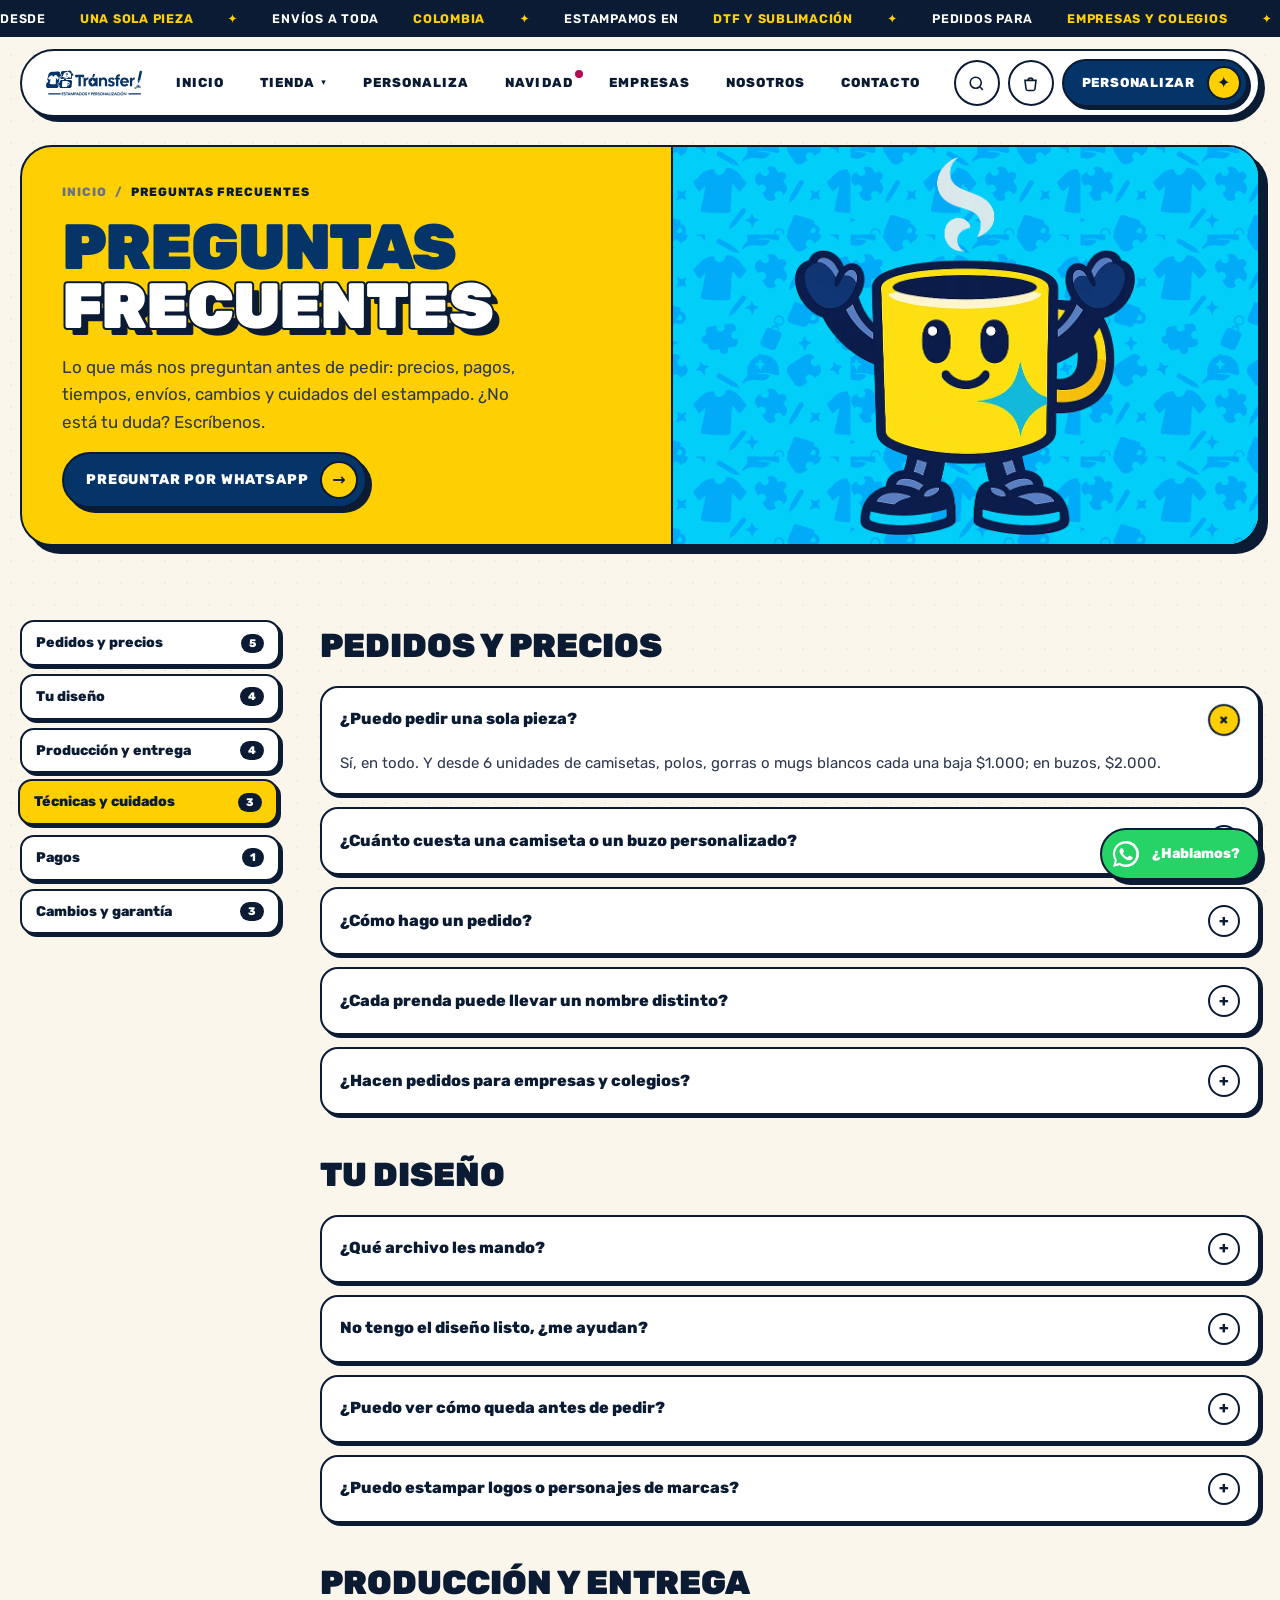
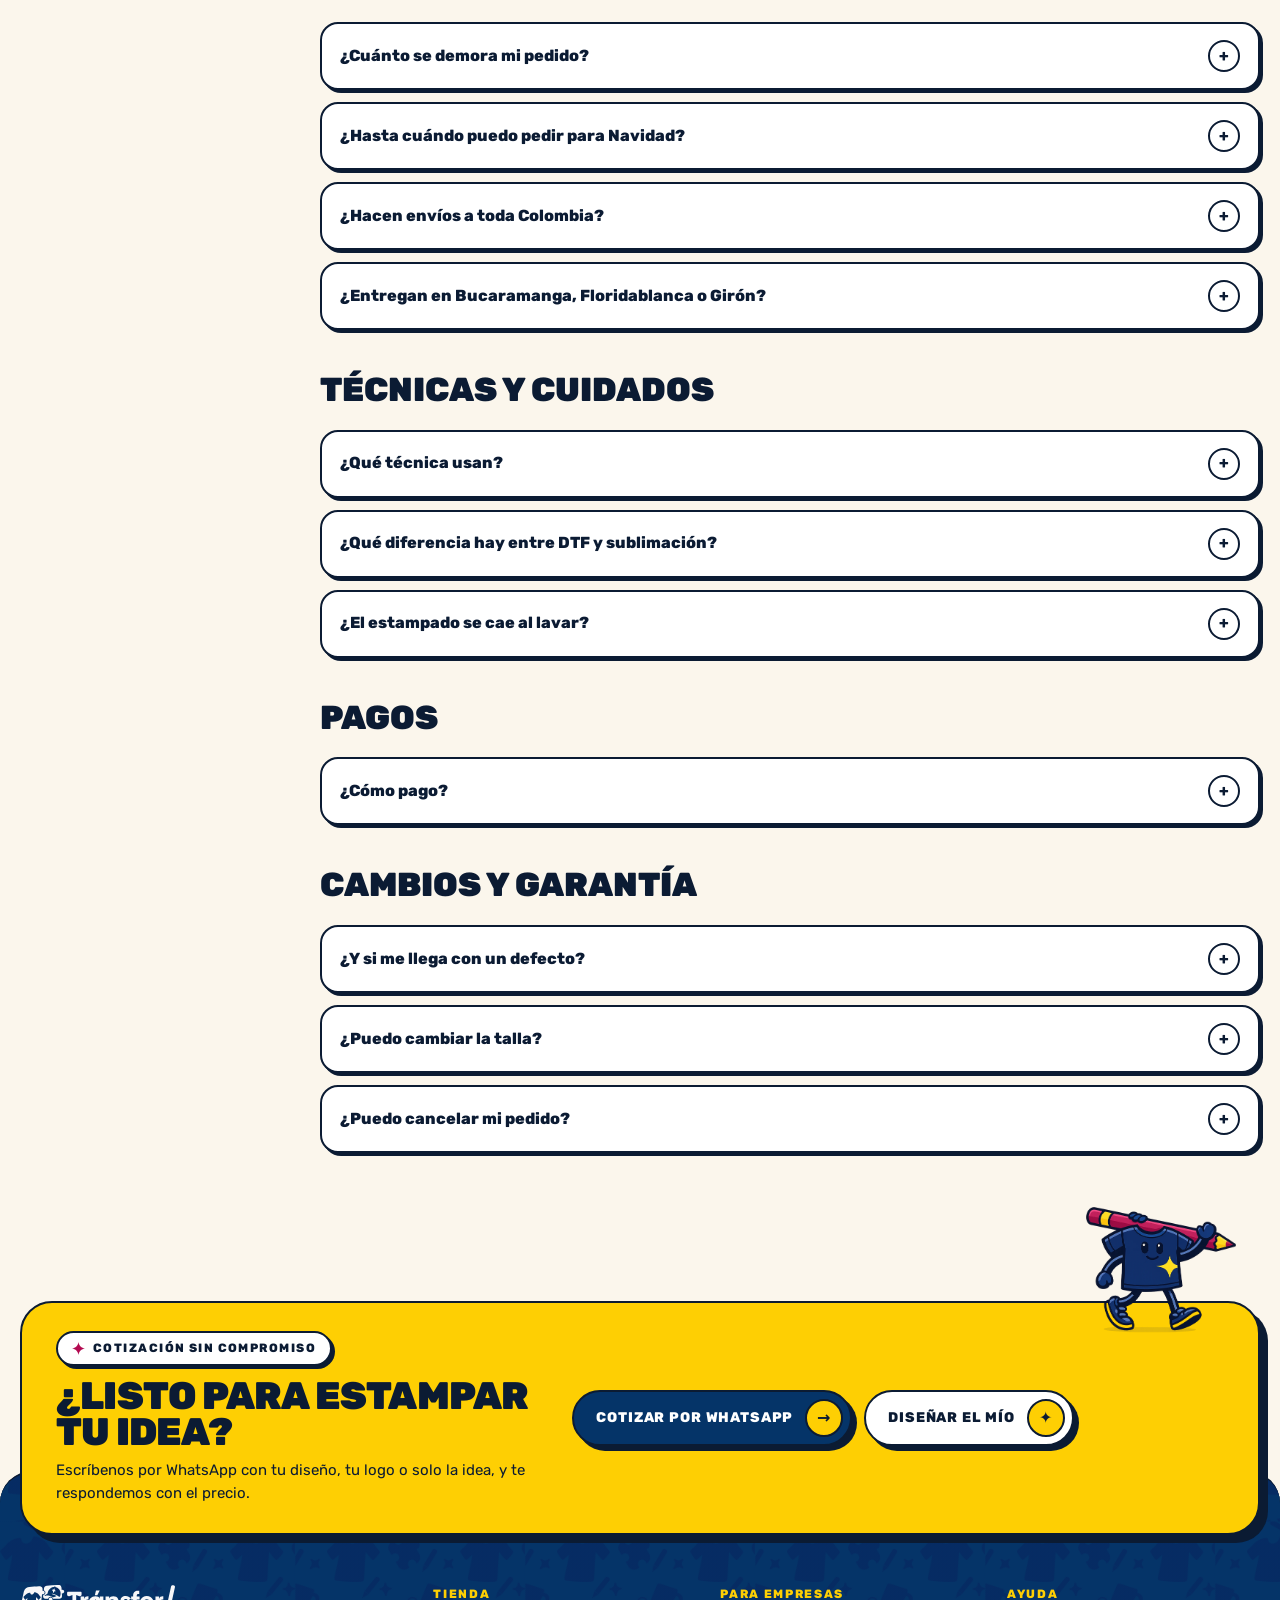
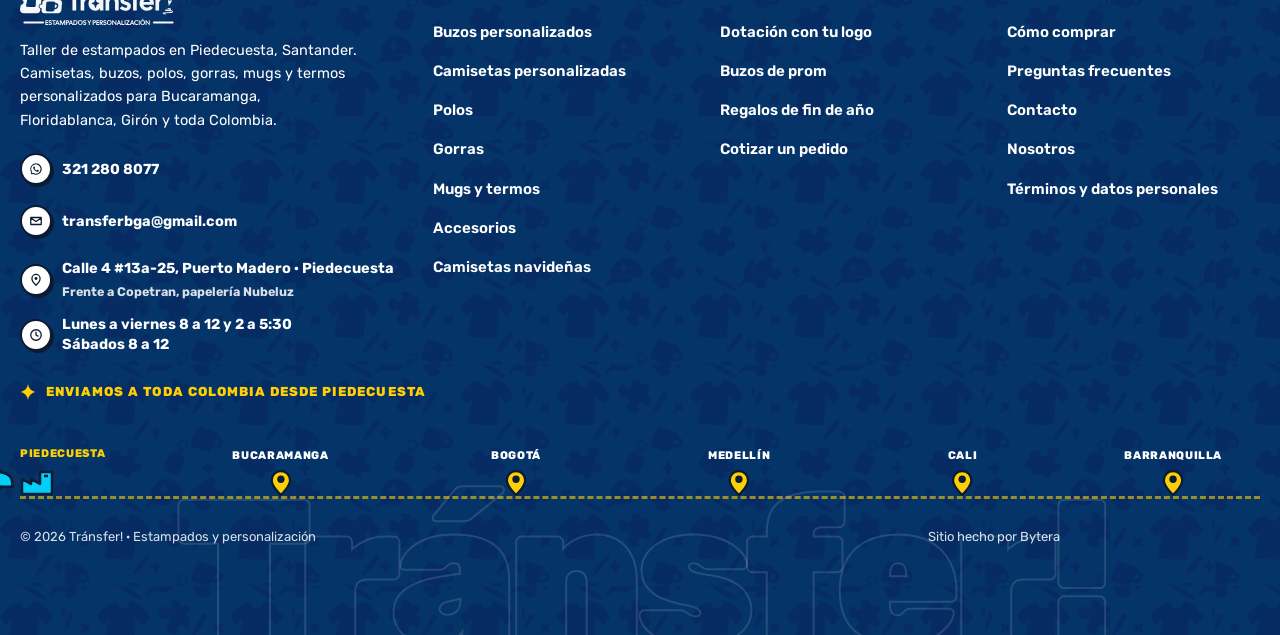
<file: sitio/faq.html>
<!doctype html>
<html lang="es-CO">
<head>
<meta charset="utf-8">
<meta name="robots" content="noindex, nofollow">
<meta name="viewport" content="width=device-width, initial-scale=1">
<title>Preguntas frecuentes sobre estampados personalizados · Tránsfer!</title>
<meta name="description" content="Pedido mínimo, precios, archivos, tiempos de entrega, envíos a toda Colombia, DTF vs sublimación y cuidados del estampado. Todo lo que preguntan antes de pedir camisetas, buzos y mugs personalizados.">
<meta property="og:type" content="website">
<meta property="og:locale" content="es_CO">
<meta property="og:site_name" content="Tránsfer!">
<meta property="og:title" content="Preguntas frecuentes sobre estampados personalizados · Tránsfer!">
<meta property="og:description" content="Pedido mínimo, precios, archivos, tiempos de entrega, envíos a toda Colombia, DTF vs sublimación y cuidados del estampado. Todo lo que preguntan antes de pedir camisetas, buzos y mugs personalizados.">
<meta property="og:image" content="../img/heroe-buzo-azul.webp">
<meta name="theme-color" content="#053468">
<link rel="icon" href="../recursos/favicon.svg" type="image/svg+xml">
<script type="application/ld+json">{"@context": "https://schema.org", "@type": "FAQPage", "mainEntity": [{"@type": "Question", "name": "¿Puedo pedir una sola pieza?", "acceptedAnswer": {"@type": "Answer", "text": "Sí, en todo. Y desde 6 unidades de camisetas, polos, gorras o mugs blancos cada una baja $1.000; en buzos, $2.000."}}, {"@type": "Question", "name": "¿Cuánto cuesta una camiseta o un buzo personalizado?", "acceptedAnswer": {"@type": "Answer", "text": "Las camisetas van desde $17.000, los buzos desde $70.000, los polos desde $40.000, las gorras en $17.000 y los mugs desde $15.000, con el estampado incluido. En la tienda ves el precio de cada producto."}}, {"@type": "Question", "name": "¿Cómo hago un pedido?", "acceptedAnswer": {"@type": "Answer", "text": "Escoge el producto en la tienda o ponle tu diseño en el personalizador : ves el precio y lo agregas al pedido. También puedes pedir por WhatsApp desde una unidad. Antes de producir te confirmamos el diseño."}}, {"@type": "Question", "name": "¿Cada prenda puede llevar un nombre distinto?", "acceptedAnswer": {"@type": "Answer", "text": "Sí, y no tiene costo. Nos mandas la lista de nombres y tallas."}}, {"@type": "Question", "name": "¿Hacen pedidos para empresas y colegios?", "acceptedAnswer": {"@type": "Answer", "text": "Sí: dotación, buzos de prom, regalos de fin de año y kits para eventos. Escríbenos desde la página de empresas ."}}, {"@type": "Question", "name": "¿Qué archivo les mando?", "acceptedAnswer": {"@type": "Answer", "text": "Lo ideal es un PNG grande con fondo transparente, o un PDF o SVG. Si solo tienes una foto, mándala y te decimos si sirve."}}, {"@type": "Question", "name": "No tengo el diseño listo, ¿me ayudan?", "acceptedAnswer": {"@type": "Answer", "text": "Sí, y no tiene costo. Cuéntanos la idea, mándanos tu logo o una referencia, y te lo diseñamos."}}, {"@type": "Question", "name": "¿Puedo ver cómo queda antes de pedir?", "acceptedAnswer": {"@type": "Answer", "text": "Sí. En el personalizador lo ves puesto al instante, y antes de producir te confirmamos el diseño por WhatsApp."}}, {"@type": "Question", "name": "¿Puedo estampar logos o personajes de marcas?", "acceptedAnswer": {"@type": "Answer", "text": "Solo si tienes los derechos o el permiso para usarlos. Al enviarnos un diseño, nos confirmas que puedes usarlo."}}, {"@type": "Question", "name": "¿Cuánto se demora mi pedido?", "acceptedAnswer": {"@type": "Answer", "text": "Un pedido pequeño se produce en 1 día hábil y uno de 10 unidades en 2. En diciembre son de 2 a 3 días. Si no tenemos el producto en existencia, lo conseguimos en 3 días. El envío se cuenta aparte."}}, {"@type": "Question", "name": "¿Hasta cuándo puedo pedir para Navidad?", "acceptedAnswer": {"@type": "Answer", "text": "Hasta el 22 de diciembre en Piedecuesta y Bucaramanga, y hasta el 20 para el resto del país."}}, {"@type": "Question", "name": "¿Hacen envíos a toda Colombia?", "acceptedAnswer": {"@type": "Answer", "text": "Sí, por transportadora desde nuestro taller en Piedecuesta. El envío lo pagas tú, según tu ciudad."}}, {"@type": "Question", "name": "¿Entregan en Bucaramanga, Floridablanca o Girón?", "acceptedAnswer": {"@type": "Answer", "text": "Sí. En Piedecuesta y Bucaramanga puedes recoger gratis en el taller, pedirlo por transportadora o con mensajero, que se cobra según la zona. Si estás en Floridablanca o Girón, escríbenos."}}, {"@type": "Question", "name": "¿Qué técnica usan?", "acceptedAnswer": {"@type": "Answer", "text": "DTF para prendas de cualquier color y sublimación para mugs, termos y accesorios como llaveros, portavasos y rompecabezas."}}, {"@type": "Question", "name": "¿Qué diferencia hay entre DTF y sublimación?", "acceptedAnswer": {"@type": "Answer", "text": "En el DTF el diseño se imprime en una película y se pega a la tela con calor: sirve en telas claras u oscuras. En la sublimación la tinta pasa a ser parte del material: es la técnica para mugs, termos y accesorios."}}, {"@type": "Question", "name": "¿El estampado se cae al lavar?", "acceptedAnswer": {"@type": "Answer", "text": "No, si se aplica bien y la cuidas: lava la prenda al revés, con agua fría y sin blanqueador, sécala a la sombra y no planches encima del diseño."}}, {"@type": "Question", "name": "¿Cómo pago?", "acceptedAnswer": {"@type": "Answer", "text": "En línea con Mercado Pago, por Nequi o Daviplata, o en efectivo en el taller. Con el 50 % empezamos a producir y el resto lo pagas antes del envío o al recoger."}}, {"@type": "Question", "name": "¿Y si me llega con un defecto?", "acceptedAnswer": {"@type": "Answer", "text": "Avísanos apenas lo recibas, dentro del día siguiente, con fotos por WhatsApp: lo reponemos y, si el error es nuestro, también pagamos el envío del cambio. Esto no limita tu garantía legal."}}, {"@type": "Question", "name": "¿Puedo cambiar la talla?", "acceptedAnswer": {"@type": "Answer", "text": "Solo si la prenda todavía no está estampada. Si dudas de tu talla, pregúntanos antes de pedir."}}, {"@type": "Question", "name": "¿Puedo cancelar mi pedido?", "acceptedAnswer": {"@type": "Answer", "text": "Sí, antes de que empecemos a producirlo."}}]}</script>
<script type="application/ld+json">{"@context": "https://schema.org", "@type": "BreadcrumbList", "itemListElement": [{"@type": "ListItem", "position": 1, "name": "Inicio", "item": "index.html"}, {"@type": "ListItem", "position": 2, "name": "Preguntas frecuentes", "item": "faq.html"}]}</script>
<link rel="stylesheet" href="assets/sistema.css?v=8bb46786">
<style>
.cabecera .panel{background:var(--amarillo)}
.cabecera .foto{display:grid;place-items:center;background:var(--cian) url(../recursos/patron-cian.png) center/230px}
.cabecera .foto img{position:static;width:min(70%,340px);height:auto;object-fit:contain}
.faq-cuerpo{display:grid;grid-template-columns:260px 1fr;gap:40px;align-items:start}
.indice-f{position:sticky;top:110px;display:grid;gap:8px}
.indice-f a{display:flex;justify-content:space-between;align-items:center;gap:10px;background:#fff;border:var(--borde);border-radius:14px;padding:10px 14px;font-weight:800;font-size:14px;color:var(--tinta);box-shadow:3px 3px 0 var(--tinta);transition:transform .2s}
.indice-f a:hover,.indice-f a.on{background:var(--amarillo);transform:translate(-2px,-2px)}
.indice-f small{background:var(--tinta);color:#fff;border-radius:99px;padding:1px 8px;font-size:11px}
.grupo-f{scroll-margin-top:110px;margin-bottom:34px}
.grupo-f h2{font-size:clamp(24px,2.6vw,34px);font-weight:900;text-transform:uppercase;color:var(--tinta);margin-bottom:14px}
.resp a{color:var(--vino);font-weight:800;text-decoration:underline}
@media (max-width:1080px){.faq-cuerpo{grid-template-columns:1fr}.indice-f{position:relative;top:0;display:flex;flex-wrap:wrap}}
</style>
</head>
<body data-pagina="faq" class="cargando">
<main>
<section class="cabecera">
  <div class="env">
    <div class="panel">
      <div class="texto">
        <div class="migas"><a href="index.html">Inicio</a>/<span>Preguntas frecuentes</span></div>
        <h1 class="h1" data-palabras>Preguntas <span class="pegada blanca">frecuentes</span></h1>
        <p class="lead" data-revela>Lo que más nos preguntan antes de pedir: precios, pagos, tiempos, envíos, cambios y cuidados del estampado. ¿No está tu duda? Escríbenos.</p>
        <div class="acciones-cab" data-revela><a class="btn" href="https://wa.me/573212808077?text=Hola%20Tr%C3%A1nsfer%21%2C%20tengo%20una%20pregunta" data-iman>Preguntar por WhatsApp <i>→</i></a></div>
      </div>
      <div class="foto"><img class="mece" src="../img/ilus/taza.webp" alt=""></div>
    </div>
  </div>
</section>

<section class="seccion">
  <div class="env faq-cuerpo">
    <nav class="indice-f" aria-label="Temas"><a href="#pedidos">Pedidos y precios<small>5</small></a><a href="#diseno">Tu diseño<small>4</small></a><a href="#entrega">Producción y entrega<small>4</small></a><a href="#cuidados">Técnicas y cuidados<small>3</small></a><a href="#pagos">Pagos<small>1</small></a><a href="#cambios">Cambios y garantía<small>3</small></a></nav>
    <div>
<section class="grupo-f" id="pedidos"><h2>Pedidos y precios</h2><div class="acordeon">
      <details open><summary>¿Puedo pedir una sola pieza?<i>+</i></summary><div class="resp">Sí, en todo. Y desde 6 unidades de camisetas, polos, gorras o mugs blancos cada una baja $1.000; en buzos, $2.000.</div></details>
      <details><summary>¿Cuánto cuesta una camiseta o un buzo personalizado?<i>+</i></summary><div class="resp">Las camisetas van desde $17.000, los buzos desde $70.000, los polos desde $40.000, las gorras en $17.000 y los mugs desde $15.000, con el estampado incluido. En la <a href="tienda.html">tienda</a> ves el precio de cada producto.</div></details>
      <details><summary>¿Cómo hago un pedido?<i>+</i></summary><div class="resp">Escoge el producto en la <a href="tienda.html">tienda</a> o ponle tu diseño en el <a href="personaliza.html">personalizador</a>: ves el precio y lo agregas al pedido. También puedes pedir por WhatsApp desde una unidad. Antes de producir te confirmamos el diseño.</div></details>
      <details><summary>¿Cada prenda puede llevar un nombre distinto?<i>+</i></summary><div class="resp">Sí, y no tiene costo. Nos mandas la lista de nombres y tallas.</div></details>
      <details><summary>¿Hacen pedidos para empresas y colegios?<i>+</i></summary><div class="resp">Sí: dotación, buzos de prom, regalos de fin de año y kits para eventos. Escríbenos desde la página de <a href="empresas.html#cotizar">empresas</a>.</div></details>
</div></section>
<section class="grupo-f" id="diseno"><h2>Tu diseño</h2><div class="acordeon">
      <details><summary>¿Qué archivo les mando?<i>+</i></summary><div class="resp">Lo ideal es un PNG grande con fondo transparente, o un PDF o SVG. Si solo tienes una foto, mándala y te decimos si sirve.</div></details>
      <details><summary>No tengo el diseño listo, ¿me ayudan?<i>+</i></summary><div class="resp">Sí, y no tiene costo. Cuéntanos la idea, mándanos tu logo o una referencia, y te lo diseñamos.</div></details>
      <details><summary>¿Puedo ver cómo queda antes de pedir?<i>+</i></summary><div class="resp">Sí. En el <a href="personaliza.html">personalizador</a> lo ves puesto al instante, y antes de producir te confirmamos el diseño por WhatsApp.</div></details>
      <details><summary>¿Puedo estampar logos o personajes de marcas?<i>+</i></summary><div class="resp">Solo si tienes los derechos o el permiso para usarlos. Al enviarnos un diseño, nos confirmas que puedes usarlo.</div></details>
</div></section>
<section class="grupo-f" id="entrega"><h2>Producción y entrega</h2><div class="acordeon">
      <details><summary>¿Cuánto se demora mi pedido?<i>+</i></summary><div class="resp">Un pedido pequeño se produce en 1 día hábil y uno de 10 unidades en 2. En diciembre son de 2 a 3 días. Si no tenemos el producto en existencia, lo conseguimos en 3 días. El envío se cuenta aparte.</div></details>
      <details><summary>¿Hasta cuándo puedo pedir para Navidad?<i>+</i></summary><div class="resp">Hasta el 22 de diciembre en Piedecuesta y Bucaramanga, y hasta el 20 para el resto del país.</div></details>
      <details><summary>¿Hacen envíos a toda Colombia?<i>+</i></summary><div class="resp">Sí, por transportadora desde nuestro taller en Piedecuesta. El envío lo pagas tú, según tu ciudad.</div></details>
      <details><summary>¿Entregan en Bucaramanga, Floridablanca o Girón?<i>+</i></summary><div class="resp">Sí. En Piedecuesta y Bucaramanga puedes recoger gratis en el taller, pedirlo por transportadora o con mensajero, que se cobra según la zona. Si estás en Floridablanca o Girón, escríbenos.</div></details>
</div></section>
<section class="grupo-f" id="cuidados"><h2>Técnicas y cuidados</h2><div class="acordeon">
      <details><summary>¿Qué técnica usan?<i>+</i></summary><div class="resp">DTF para prendas de cualquier color y sublimación para mugs, termos y accesorios como llaveros, portavasos y rompecabezas.</div></details>
      <details><summary>¿Qué diferencia hay entre DTF y sublimación?<i>+</i></summary><div class="resp">En el DTF el diseño se imprime en una película y se pega a la tela con calor: sirve en telas claras u oscuras. En la sublimación la tinta pasa a ser parte del material: es la técnica para mugs, termos y accesorios.</div></details>
      <details><summary>¿El estampado se cae al lavar?<i>+</i></summary><div class="resp">No, si se aplica bien y la cuidas: lava la prenda al revés, con agua fría y sin blanqueador, sécala a la sombra y no planches encima del diseño.</div></details>
</div></section>
<section class="grupo-f" id="pagos"><h2>Pagos</h2><div class="acordeon">
      <details><summary>¿Cómo pago?<i>+</i></summary><div class="resp">En línea con Mercado Pago, por Nequi o Daviplata, o en efectivo en el taller. Con el 50 % empezamos a producir y el resto lo pagas antes del envío o al recoger.</div></details>
</div></section>
<section class="grupo-f" id="cambios"><h2>Cambios y garantía</h2><div class="acordeon">
      <details><summary>¿Y si me llega con un defecto?<i>+</i></summary><div class="resp">Avísanos apenas lo recibas, dentro del día siguiente, con fotos por WhatsApp: lo reponemos y, si el error es nuestro, también pagamos el envío del cambio. Esto no limita tu garantía legal.</div></details>
      <details><summary>¿Puedo cambiar la talla?<i>+</i></summary><div class="resp">Solo si la prenda todavía no está estampada. Si dudas de tu talla, pregúntanos antes de pedir.</div></details>
      <details><summary>¿Puedo cancelar mi pedido?<i>+</i></summary><div class="resp">Sí, antes de que empecemos a producirlo.</div></details>
</div></section>
    </div>
  </div>
</section>
</main>
<script src="assets/datos.js?v=9697eb6b"></script>
<script src="assets/sitio.js?v=07cb5421"></script>
<script>
// Marca en el indice el tema que se esta leyendo
const enlacesF = [...document.querySelectorAll('.indice-f a')];
enlacesF[0].classList.add('on');
const vigiaF = new IntersectionObserver(es => es.forEach(e => {
  if (e.isIntersecting) enlacesF.forEach(a => a.classList.toggle('on', a.hash === '#' + e.target.id));
}), {rootMargin: '-30% 0px -60% 0px'});
document.querySelectorAll('.grupo-f').forEach(s => vigiaF.observe(s));
</script>
</body>
</html>
</file>
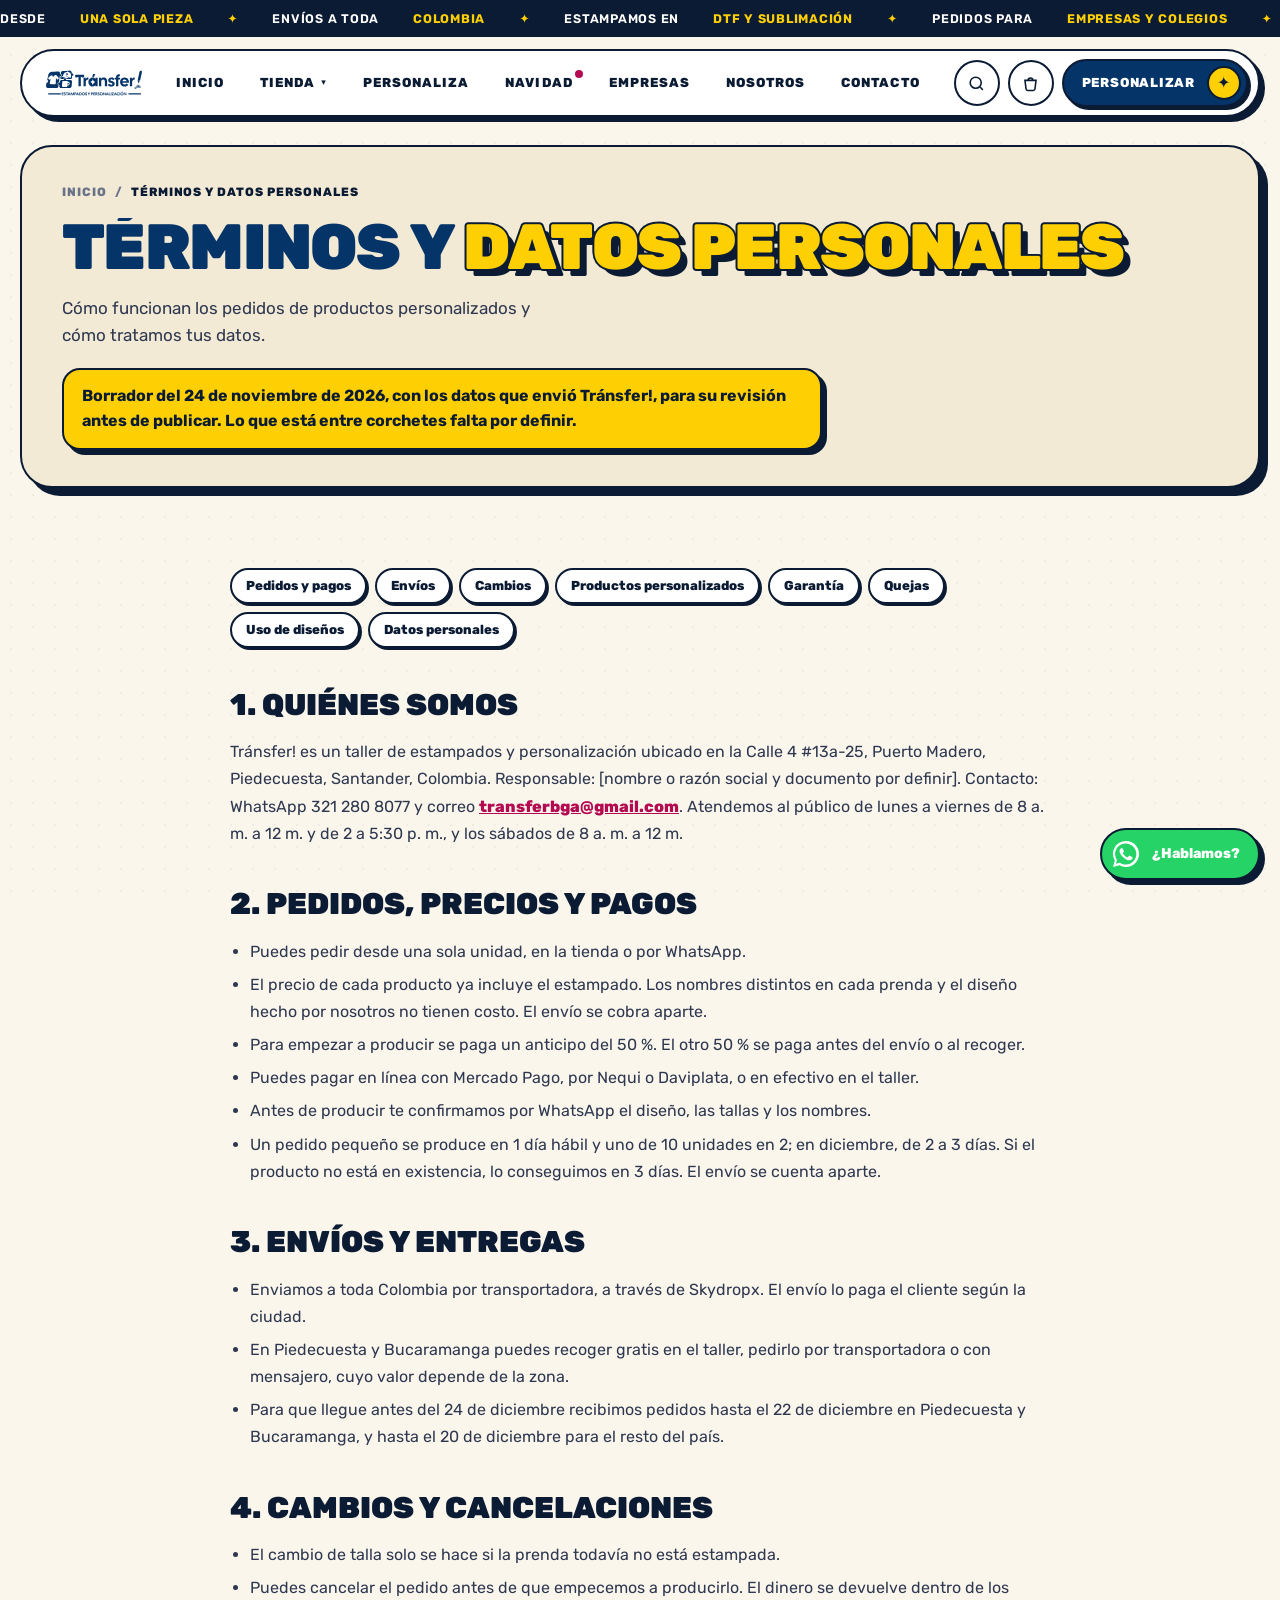
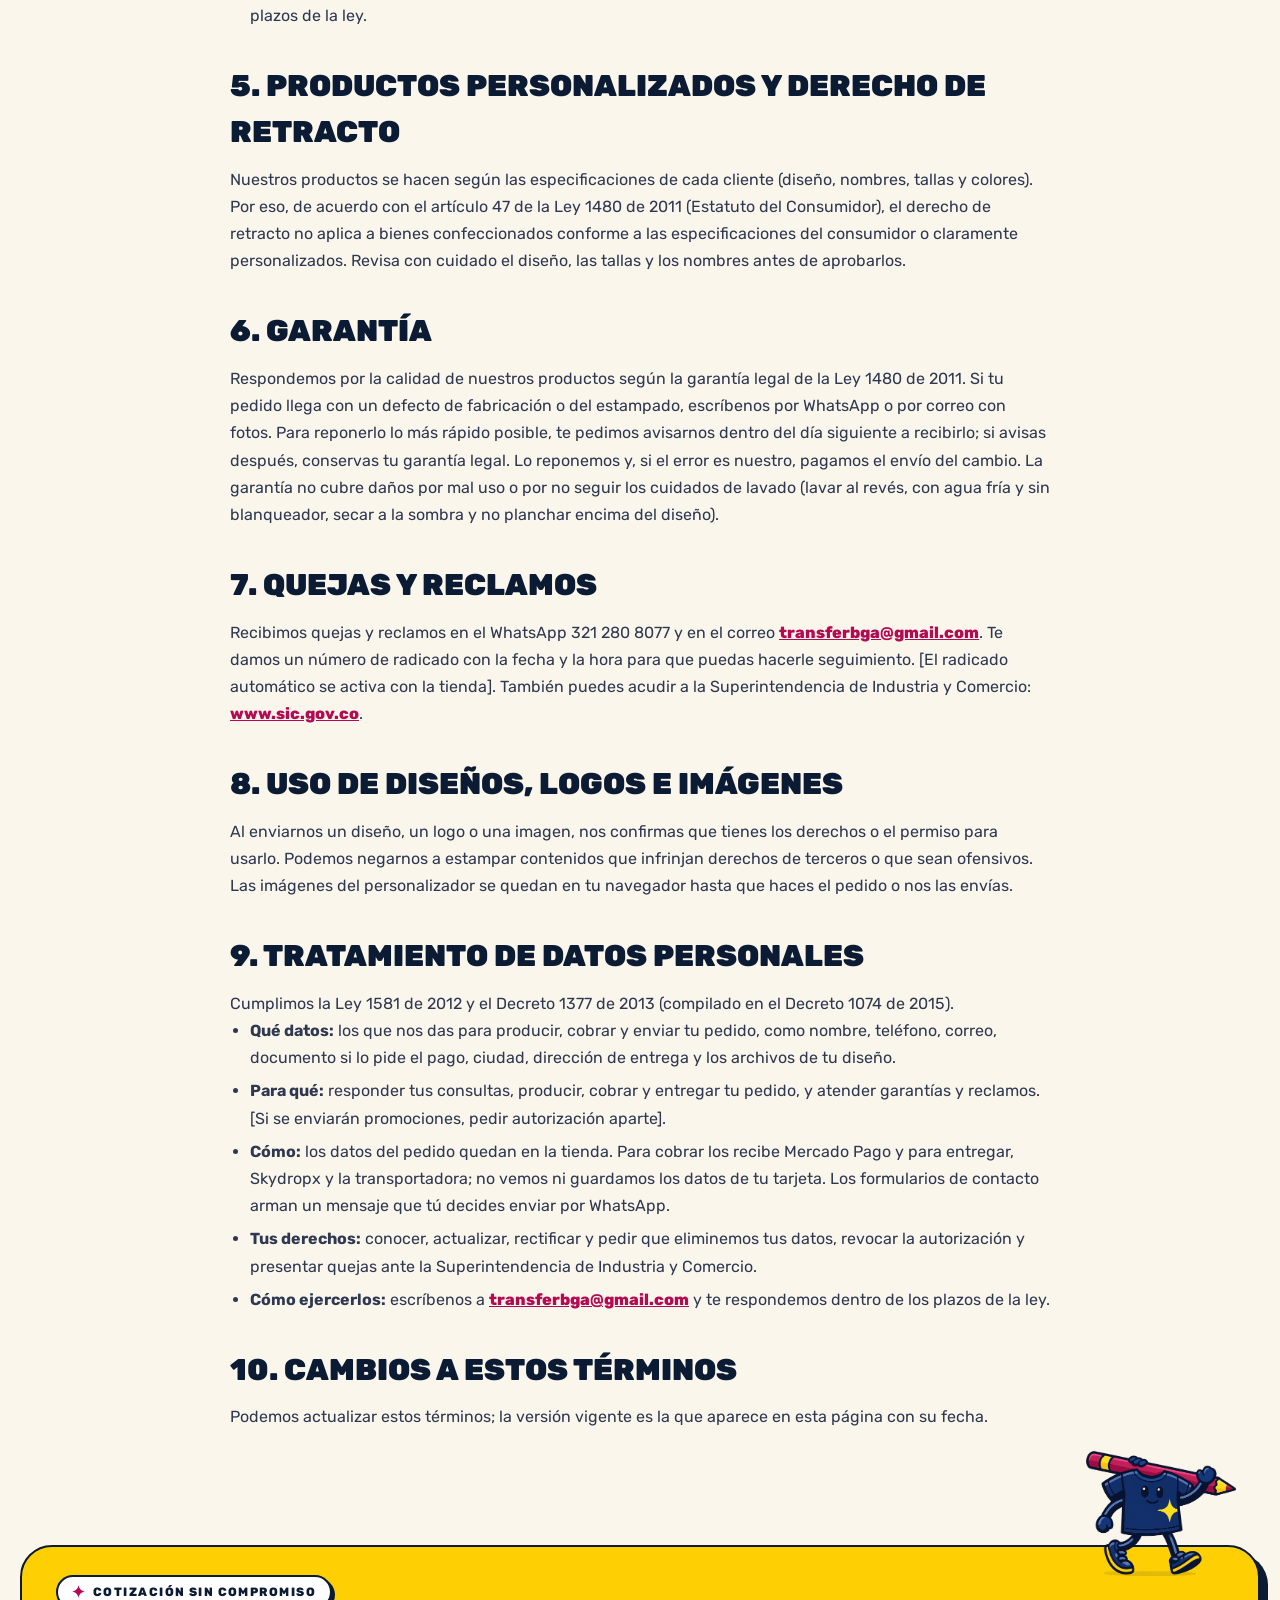
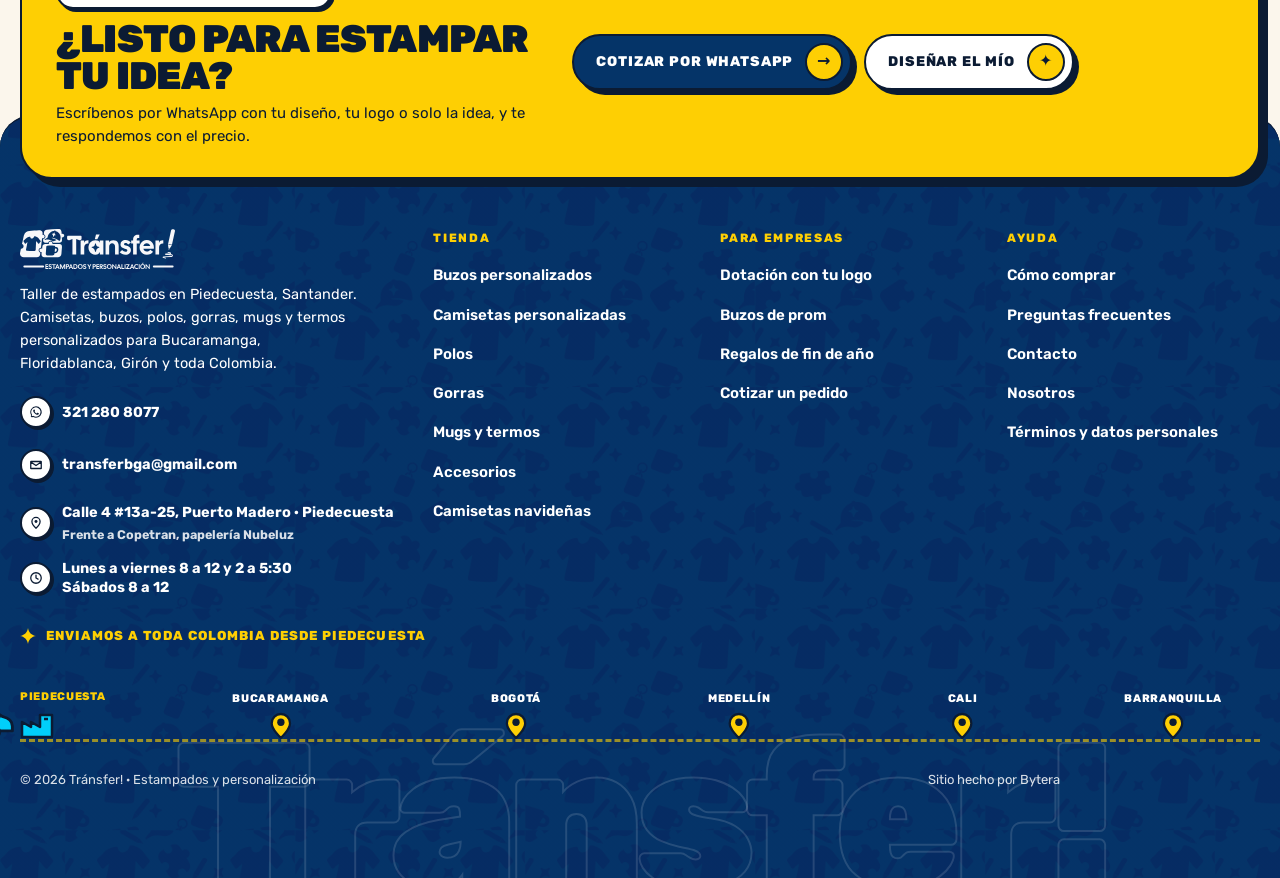
<file: sitio/legal.html>
<!doctype html>
<html lang="es-CO">
<head>
<meta charset="utf-8">
<meta name="robots" content="noindex, nofollow">
<meta name="viewport" content="width=device-width, initial-scale=1">
<title>Términos de compra y tratamiento de datos personales · Tránsfer!</title>
<meta name="description" content="Cómo funcionan los pedidos de productos personalizados en Tránsfer!, garantía, uso de diseños y política de tratamiento de datos personales (Ley 1581 de 2012).">
<meta property="og:type" content="website">
<meta property="og:locale" content="es_CO">
<meta property="og:site_name" content="Tránsfer!">
<meta property="og:title" content="Términos de compra y tratamiento de datos personales · Tránsfer!">
<meta property="og:description" content="Cómo funcionan los pedidos de productos personalizados en Tránsfer!, garantía, uso de diseños y política de tratamiento de datos personales (Ley 1581 de 2012).">
<meta property="og:image" content="../img/heroe-buzo-azul.webp">
<meta name="theme-color" content="#053468">
<link rel="icon" href="../recursos/favicon.svg" type="image/svg+xml">
<script type="application/ld+json">{"@context": "https://schema.org", "@type": "BreadcrumbList", "itemListElement": [{"@type": "ListItem", "position": 1, "name": "Inicio", "item": "index.html"}, {"@type": "ListItem", "position": 2, "name": "Términos y datos personales", "item": "legal.html"}]}</script>
<link rel="stylesheet" href="assets/sistema.css?v=8bb46786">
<style>
.cabecera .panel{background:var(--crema2)}
.cabecera .panel{grid-template-columns:1fr}
.aviso-borrador{background:var(--amarillo);border:var(--borde);border-radius:18px;padding:14px 18px;box-shadow:var(--sombra);font-weight:700;color:var(--tinta);margin-top:18px;max-width:760px}
.legal-c{max-width:860px}
.legal-c h2{font-size:clamp(22px,2.4vw,30px);font-weight:900;text-transform:uppercase;color:var(--tinta);margin:34px 0 10px}
.legal-c p,.legal-c li{font-size:16px;line-height:1.7}
.legal-c ul{padding-left:20px;display:grid;gap:6px}
.legal-c a{color:var(--vino);font-weight:800;text-decoration:underline}
.indice-l{display:flex;flex-wrap:wrap;gap:8px;margin-top:6px}
.indice-l a{border:var(--borde);border-radius:99px;padding:6px 14px;font-weight:800;font-size:13px;background:#fff;color:var(--tinta);text-decoration:none;box-shadow:2px 2px 0 var(--tinta)}
</style>
</head>
<body data-pagina="legal" class="cargando">
<main>
<section class="cabecera">
  <div class="env">
    <div class="panel">
      <div class="texto">
        <div class="migas"><a href="index.html">Inicio</a>/<span>Términos y datos personales</span></div>
        <h1 class="h1" data-palabras>Términos y <span class="pegada">datos personales</span></h1>
        <p class="lead">Cómo funcionan los pedidos de productos personalizados y cómo tratamos tus datos.</p>
        <div class="aviso-borrador">Borrador del 24 de noviembre de 2026, con los datos que envió Tránsfer!, para su revisión antes de publicar. Lo que está entre corchetes falta por definir.</div>
      </div>
    </div>
  </div>
</section>

<section class="seccion">
  <div class="env legal-c">
    <nav class="indice-l" aria-label="Secciones"><a href="#pedidos">Pedidos y pagos</a><a href="#envios">Envíos</a><a href="#cambios">Cambios</a><a href="#retracto">Productos personalizados</a><a href="#garantia">Garantía</a><a href="#quejas">Quejas</a><a href="#disenos">Uso de diseños</a><a href="#datos">Datos personales</a></nav>

    <h2>1. Quiénes somos</h2>
    <p>Tránsfer! es un taller de estampados y personalización ubicado en la Calle 4 #13a-25, Puerto Madero, Piedecuesta, Santander, Colombia. Responsable: [nombre o razón social y documento por definir]. Contacto: WhatsApp 321 280 8077 y correo <a href="mailto:transferbga@gmail.com">transferbga@gmail.com</a>. Atendemos al público de lunes a viernes de 8 a. m. a 12 m. y de 2 a 5:30 p. m., y los sábados de 8 a. m. a 12 m.</p>

    <h2 id="pedidos">2. Pedidos, precios y pagos</h2>
    <ul>
      <li>Puedes pedir desde una sola unidad, en la tienda o por WhatsApp.</li>
      <li>El precio de cada producto ya incluye el estampado. Los nombres distintos en cada prenda y el diseño hecho por nosotros no tienen costo. El envío se cobra aparte.</li>
      <li>Para empezar a producir se paga un anticipo del 50 %. El otro 50 % se paga antes del envío o al recoger.</li>
      <li>Puedes pagar en línea con Mercado Pago, por Nequi o Daviplata, o en efectivo en el taller.</li>
      <li>Antes de producir te confirmamos por WhatsApp el diseño, las tallas y los nombres.</li>
      <li>Un pedido pequeño se produce en 1 día hábil y uno de 10 unidades en 2; en diciembre, de 2 a 3 días. Si el producto no está en existencia, lo conseguimos en 3 días. El envío se cuenta aparte.</li>
    </ul>

    <h2 id="envios">3. Envíos y entregas</h2>
    <ul>
      <li>Enviamos a toda Colombia por transportadora, a través de Skydropx. El envío lo paga el cliente según la ciudad.</li>
      <li>En Piedecuesta y Bucaramanga puedes recoger gratis en el taller, pedirlo por transportadora o con mensajero, cuyo valor depende de la zona.</li>
      <li>Para que llegue antes del 24 de diciembre recibimos pedidos hasta el 22 de diciembre en Piedecuesta y Bucaramanga, y hasta el 20 de diciembre para el resto del país.</li>
    </ul>

    <h2 id="cambios">4. Cambios y cancelaciones</h2>
    <ul>
      <li>El cambio de talla solo se hace si la prenda todavía no está estampada.</li>
      <li>Puedes cancelar el pedido antes de que empecemos a producirlo. El dinero se devuelve dentro de los plazos de la ley.</li>
    </ul>

    <h2 id="retracto">5. Productos personalizados y derecho de retracto</h2>
    <p>Nuestros productos se hacen según las especificaciones de cada cliente (diseño, nombres, tallas y colores). Por eso, de acuerdo con el artículo 47 de la Ley 1480 de 2011 (Estatuto del Consumidor), el derecho de retracto no aplica a bienes confeccionados conforme a las especificaciones del consumidor o claramente personalizados. Revisa con cuidado el diseño, las tallas y los nombres antes de aprobarlos.</p>

    <h2 id="garantia">6. Garantía</h2>
    <p>Respondemos por la calidad de nuestros productos según la garantía legal de la Ley 1480 de 2011. Si tu pedido llega con un defecto de fabricación o del estampado, escríbenos por WhatsApp o por correo con fotos. Para reponerlo lo más rápido posible, te pedimos avisarnos dentro del día siguiente a recibirlo; si avisas después, conservas tu garantía legal. Lo reponemos y, si el error es nuestro, pagamos el envío del cambio. La garantía no cubre daños por mal uso o por no seguir los cuidados de lavado (lavar al revés, con agua fría y sin blanqueador, secar a la sombra y no planchar encima del diseño).</p>

    <h2 id="quejas">7. Quejas y reclamos</h2>
    <p>Recibimos quejas y reclamos en el WhatsApp 321 280 8077 y en el correo <a href="mailto:transferbga@gmail.com">transferbga@gmail.com</a>. Te damos un número de radicado con la fecha y la hora para que puedas hacerle seguimiento. [El radicado automático se activa con la tienda]. También puedes acudir a la Superintendencia de Industria y Comercio: <a href="https://www.sic.gov.co" target="_blank" rel="noopener">www.sic.gov.co</a>.</p>

    <h2 id="disenos">8. Uso de diseños, logos e imágenes</h2>
    <p>Al enviarnos un diseño, un logo o una imagen, nos confirmas que tienes los derechos o el permiso para usarlo. Podemos negarnos a estampar contenidos que infrinjan derechos de terceros o que sean ofensivos. Las imágenes del personalizador se quedan en tu navegador hasta que haces el pedido o nos las envías.</p>

    <h2 id="datos">9. Tratamiento de datos personales</h2>
    <p>Cumplimos la Ley 1581 de 2012 y el Decreto 1377 de 2013 (compilado en el Decreto 1074 de 2015).</p>
    <ul>
      <li><b>Qué datos:</b> los que nos das para producir, cobrar y enviar tu pedido, como nombre, teléfono, correo, documento si lo pide el pago, ciudad, dirección de entrega y los archivos de tu diseño.</li>
      <li><b>Para qué:</b> responder tus consultas, producir, cobrar y entregar tu pedido, y atender garantías y reclamos. [Si se enviarán promociones, pedir autorización aparte].</li>
      <li><b>Cómo:</b> los datos del pedido quedan en la tienda. Para cobrar los recibe Mercado Pago y para entregar, Skydropx y la transportadora; no vemos ni guardamos los datos de tu tarjeta. Los formularios de contacto arman un mensaje que tú decides enviar por WhatsApp.</li>
      <li><b>Tus derechos:</b> conocer, actualizar, rectificar y pedir que eliminemos tus datos, revocar la autorización y presentar quejas ante la Superintendencia de Industria y Comercio.</li>
      <li><b>Cómo ejercerlos:</b> escríbenos a <a href="mailto:transferbga@gmail.com">transferbga@gmail.com</a> y te respondemos dentro de los plazos de la ley.</li>
    </ul>

    <h2>10. Cambios a estos términos</h2>
    <p>Podemos actualizar estos términos; la versión vigente es la que aparece en esta página con su fecha.</p>
  </div>
</section>
</main>
<script src="assets/datos.js?v=9697eb6b"></script>
<script src="assets/sitio.js?v=07cb5421"></script>
</body>
</html>
</file>
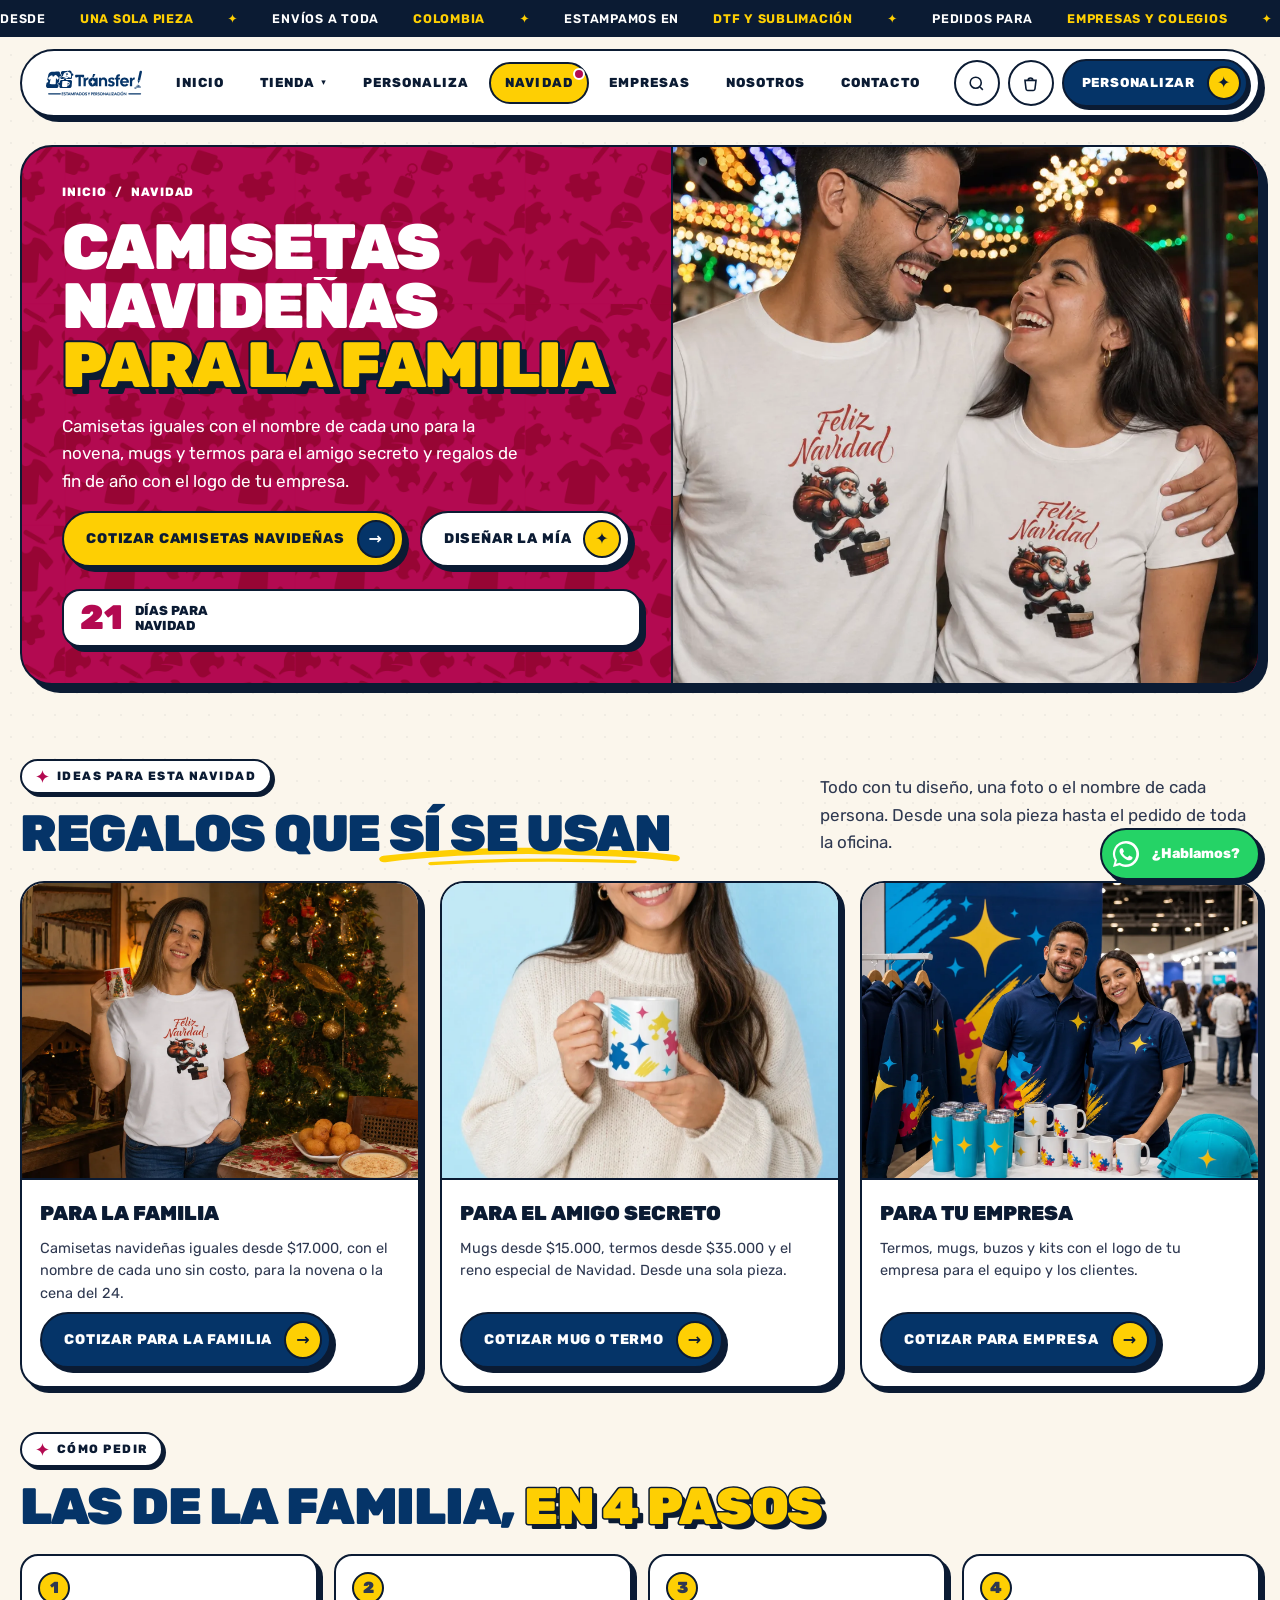
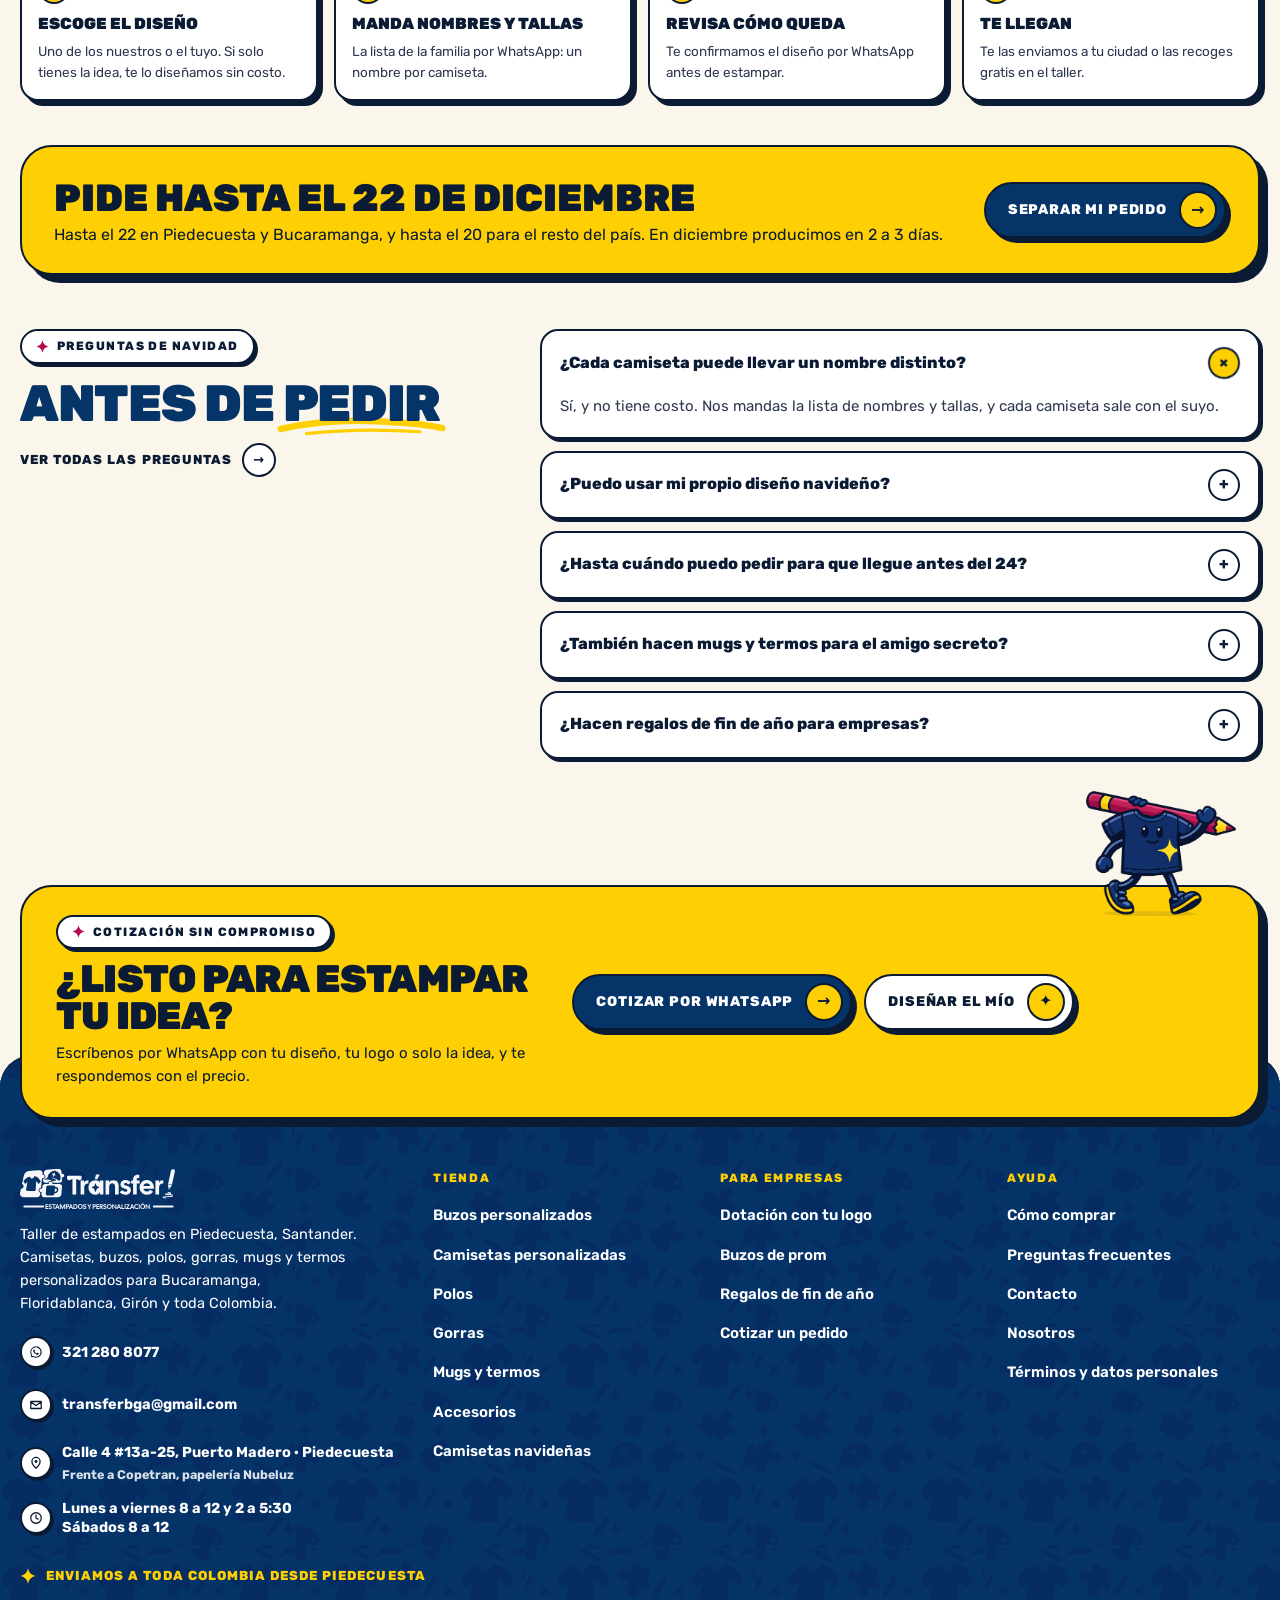
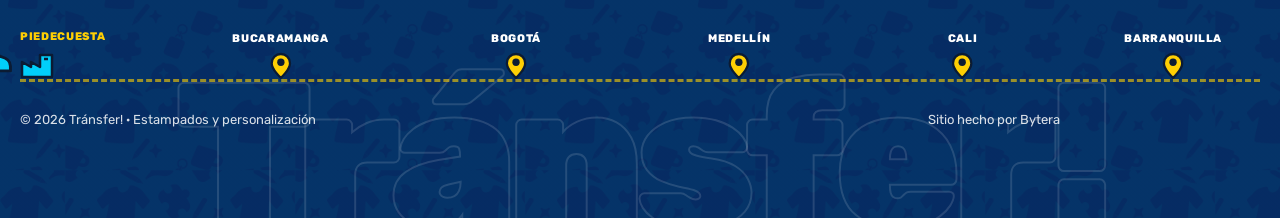
<file: sitio/navidad.html>
<!doctype html>
<html lang="es-CO">
<head>
<meta charset="utf-8">
<meta name="robots" content="noindex, nofollow">
<meta name="viewport" content="width=device-width, initial-scale=1">
<title>Camisetas navideñas personalizadas para la familia · Tránsfer!</title>
<meta name="description" content="Camisetas navideñas iguales para la familia, con el nombre de cada uno; mugs y termos para el amigo secreto y regalos de fin de año para empresas. Taller en Piedecuesta, envíos a toda Colombia.">
<meta property="og:type" content="website">
<meta property="og:locale" content="es_CO">
<meta property="og:site_name" content="Tránsfer!">
<meta property="og:title" content="Camisetas navideñas personalizadas para la familia · Tránsfer!">
<meta property="og:description" content="Camisetas navideñas iguales para la familia, con el nombre de cada uno; mugs y termos para el amigo secreto y regalos de fin de año para empresas. Taller en Piedecuesta, envíos a toda Colombia.">
<meta property="og:image" content="../img/modelo-navidad-pareja.webp">
<meta name="theme-color" content="#053468">
<link rel="icon" href="../recursos/favicon.svg" type="image/svg+xml">
<script type="application/ld+json">{"@context": "https://schema.org", "@type": "FAQPage", "mainEntity": [{"@type": "Question", "name": "¿Cada camiseta puede llevar un nombre distinto?", "acceptedAnswer": {"@type": "Answer", "text": "Sí, y no tiene costo. Nos mandas la lista de nombres y tallas, y cada camiseta sale con el suyo."}}, {"@type": "Question", "name": "¿Puedo usar mi propio diseño navideño?", "acceptedAnswer": {"@type": "Answer", "text": "Claro. Mándanos tu diseño, una foto o solo la idea: te lo diseñamos sin costo."}}, {"@type": "Question", "name": "¿Hasta cuándo puedo pedir para que llegue antes del 24?", "acceptedAnswer": {"@type": "Answer", "text": "Hasta el 22 de diciembre en Piedecuesta y Bucaramanga, y hasta el 20 para el resto del país."}}, {"@type": "Question", "name": "¿También hacen mugs y termos para el amigo secreto?", "acceptedAnswer": {"@type": "Answer", "text": "Sí: mugs desde $15.000 y termos desde $35.000, con nombre, foto o frase, desde una sola pieza."}}, {"@type": "Question", "name": "¿Hacen regalos de fin de año para empresas?", "acceptedAnswer": {"@type": "Answer", "text": "Sí. Termos, mugs, buzos, lapiceros y kits con el logo de tu empresa."}}]}</script>
<script type="application/ld+json">{"@context": "https://schema.org", "@type": "BreadcrumbList", "itemListElement": [{"@type": "ListItem", "position": 1, "name": "Inicio", "item": "index.html"}, {"@type": "ListItem", "position": 2, "name": "Navidad", "item": "navidad.html"}]}</script>
<link rel="stylesheet" href="assets/sistema.css?v=8bb46786">
<style>
.preguntas{display:grid;grid-template-columns:.8fr 1.2fr;gap:40px;align-items:start}
@media (max-width:1080px){.preguntas{grid-template-columns:1fr}}
.cabecera .panel{background:var(--vino) url(../recursos/patron-vino.png) center/230px;color:#fff;position:relative}
.cabecera .texto .h1,.cabecera .texto .lead,.cabecera .migas,.cabecera .migas span{color:#fff}
.cabecera .garantias li{color:#fff}.cabecera .garantias svg{color:var(--amarillo)}
.garantias{list-style:none;display:flex;flex-wrap:wrap;gap:8px 18px;margin-top:20px}
.garantias li{display:flex;align-items:center;gap:7px;font-weight:800;font-size:13px}
.garantias svg{width:14px;height:14px}
.nieve{position:absolute;inset:0;overflow:hidden;pointer-events:none;z-index:1}
.nieve i{position:absolute;top:-30px;width:var(--s);height:var(--s);background:#fff;opacity:.55;clip-path:polygon(50% 0,61% 39%,100% 50%,61% 61%,50% 100%,39% 61%,0 50%,39% 39%);animation:cae var(--t) linear var(--d) infinite}
.nieve i:nth-child(3n){background:var(--amarillo);opacity:.8}
@keyframes cae{0%{transform:translateY(-30px) rotate(0)}100%{transform:translateY(560px) rotate(300deg)}}
.cuenta{display:inline-flex;align-items:center;gap:12px;margin-top:22px;background:#fff;color:var(--tinta);border:var(--borde);border-radius:18px;padding:10px 16px;box-shadow:var(--sombra)}
.cuenta b{font-size:34px;font-weight:900;line-height:1;color:var(--vino)}
.cuenta span{font-weight:800;font-size:13px;line-height:1.2;text-transform:uppercase}
.ideas{display:grid;grid-template-columns:repeat(3,1fr);gap:20px}
.idea{display:flex;flex-direction:column;background:#fff;border:var(--borde);border-radius:var(--r-tarjeta);box-shadow:var(--sombra);overflow:hidden}
.idea img{width:100%;aspect-ratio:4/3;object-fit:cover;border-bottom:var(--borde)}
.idea div{padding:18px;display:flex;flex-direction:column;gap:8px;flex:1}
.idea h3{font-size:20px;font-weight:900;text-transform:uppercase;color:var(--tinta)}
.idea p{font-size:14.5px;flex:1}
.idea .btn{align-self:flex-start}
.pasos-nav{display:grid;grid-template-columns:repeat(4,1fr);gap:16px}
.pasos-nav div{background:#fff;border:var(--borde);border-radius:18px;padding:16px;box-shadow:var(--sombra)}
.pasos-nav b{display:grid;place-items:center;width:32px;height:32px;border-radius:50%;background:var(--amarillo);border:2px solid var(--tinta);font-weight:900;margin-bottom:8px}
.pasos-nav h3{font-size:16px;font-weight:900;text-transform:uppercase;color:var(--tinta);margin-bottom:4px}
.pasos-nav p{font-size:13.5px}
.urgencia{display:flex;justify-content:space-between;align-items:center;gap:20px;flex-wrap:wrap;padding:26px 32px}
.urgencia .t{font-weight:900;text-transform:uppercase;font-size:clamp(24px,3vw,38px);line-height:1;color:var(--tinta)}
.urgencia p{margin-top:6px;color:var(--tinta)}
@media (max-width:1080px){.ideas{grid-template-columns:1fr 1fr}.pasos-nav{grid-template-columns:1fr 1fr}}
@media (max-width:640px){.ideas,.pasos-nav{grid-template-columns:1fr}.urgencia{padding:22px 18px}.cabecera .foto{min-height:220px}}
</style>
</head>
<body data-pagina="navidad" class="cargando">
<main>
<section class="cabecera">
  <div class="env">
    <div class="panel">
      <div class="nieve" aria-hidden="true"><i style="left:6%;--t:9s;--d:0s;--s:14px"></i><i style="left:18%;--t:12s;--d:3s;--s:10px"></i><i style="left:31%;--t:10s;--d:6s;--s:16px"></i><i style="left:47%;--t:13s;--d:1.5s;--s:9px"></i><i style="left:62%;--t:11s;--d:4.5s;--s:13px"></i><i style="left:74%;--t:14s;--d:2s;--s:10px"></i><i style="left:86%;--t:10s;--d:7s;--s:15px"></i><i style="left:95%;--t:12s;--d:0.5s;--s:11px"></i></div>
      <div class="texto">
        <div class="migas"><a href="index.html">Inicio</a>/<span>Navidad</span></div>
        <h1 class="h1" data-palabras>Camisetas navideñas <span class="pegada">para la familia</span></h1>
        <p class="lead" data-revela>Camisetas iguales con el nombre de cada uno para la novena, mugs y termos para el amigo secreto y regalos de fin de año con el logo de tu empresa.</p>
        <div class="acciones-cab" data-revela><a class="btn amarillo" href="https://wa.me/573212808077?text=Hola%20Tr%C3%A1nsfer%21%2C%20quiero%20cotizar%20camisetas%20navide%C3%B1as" data-iman>Cotizar camisetas navideñas <i>→</i></a><a class="btn blanco" href="personaliza.html" data-iman>Diseñar la mía <i>✦</i></a></div>
        <div class="cuenta" data-revela hidden><b data-dias>—</b><span>días para<br>Navidad</span></div>
      </div>
      <div class="foto"><img src="../img/modelo-navidad-pareja.webp" alt="Pareja con camisetas navideñas personalizadas iguales"></div>
    </div>
  </div>
</section>

<section class="seccion">
  <div class="env">
    <div class="cab-seccion"><div><span class="etiqueta" data-revela><svg><use href="#estrella"/></svg>Ideas para esta Navidad</span><h2 class="h2" data-palabras>Regalos que <span class="trazo">sí se usan</span></h2></div>
      <p class="lead" data-revela>Todo con tu diseño, una foto o el nombre de cada persona. Desde una sola pieza hasta el pedido de toda la oficina.</p></div>
    <div class="ideas" data-escalona>
      <article class="idea"><img src="../img/modelo-navidad.webp" alt="Camiseta navideña personalizada para la novena"><div><h3>Para la familia</h3><p>Camisetas navideñas iguales desde $17.000, con el nombre de cada uno sin costo, para la novena o la cena del 24.</p><a class="btn" href="https://wa.me/573212808077?text=Hola%20Tr%C3%A1nsfer%21%2C%20quiero%20camisetas%20navide%C3%B1as%20para%20la%20familia">Cotizar para la familia <i>→</i></a></div></article>
      <article class="idea"><img src="../img/c-mugs.webp" alt="Mug personalizado para el amigo secreto"><div><h3>Para el amigo secreto</h3><p>Mugs desde $15.000, termos desde $35.000 y el reno especial de Navidad. Desde una sola pieza.</p><a class="btn" href="https://wa.me/573212808077?text=Hola%20Tr%C3%A1nsfer%21%2C%20quiero%20un%20mug%20o%20termo%20para%20el%20amigo%20secreto">Cotizar mug o termo <i>→</i></a></div></article>
      <article class="idea"><img src="../img/emp-eventos.webp" alt="Regalos de fin de año para empresas con logo: termos, mugs y kits"><div><h3>Para tu empresa</h3><p>Termos, mugs, buzos y kits con el logo de tu empresa para el equipo y los clientes.</p><a class="btn" href="empresas.html#cotizar">Cotizar para empresa <i>→</i></a></div></article>
    </div>
  </div>
</section>

<section class="seccion" style="padding-top:0">
  <div class="env">
    <div class="cab-seccion"><div><span class="etiqueta" data-revela><svg><use href="#estrella"/></svg>Cómo pedir</span><h2 class="h2" data-palabras>Las de la familia, <span class="pegada">en 4 pasos</span></h2></div></div>
    <div class="pasos-nav" data-escalona>
      <div><b>1</b><h3>Escoge el diseño</h3><p>Uno de los nuestros o el tuyo. Si solo tienes la idea, te lo diseñamos sin costo.</p></div>
      <div><b>2</b><h3>Manda nombres y tallas</h3><p>La lista de la familia por WhatsApp: un nombre por camiseta.</p></div>
      <div><b>3</b><h3>Revisa cómo queda</h3><p>Te confirmamos el diseño por WhatsApp antes de estampar.</p></div>
      <div><b>4</b><h3>Te llegan</h3><p>Te las enviamos a tu ciudad o las recoges gratis en el taller.</p></div>
    </div>
  </div>
</section>

<section class="seccion" style="padding-top:0">
  <div class="env">
    <div class="panel amarillo urgencia"><div><p class="t">Pide hasta el 22 de diciembre</p><p>Hasta el 22 en Piedecuesta y Bucaramanga, y hasta el 20 para el resto del país. En diciembre producimos en 2 a 3 días.</p></div>
      <a class="btn" href="https://wa.me/573212808077?text=Hola%20Tr%C3%A1nsfer%21%2C%20quiero%20separar%20un%20pedido%20de%20Navidad" data-iman>Separar mi pedido <i>→</i></a></div>
  </div>
</section>

<section class="seccion" style="padding-top:10px">
  <div class="env preguntas">
    <div><span class="etiqueta" data-revela><svg><use href="#estrella"/></svg>Preguntas de Navidad</span><h2 class="h2" style="margin-top:16px" data-palabras>Antes de <span class="trazo">pedir</span></h2><div class="acciones-cab"><a class="enlace" href="faq.html">Ver todas las preguntas <i>→</i></a></div></div>
    <div class="acordeon" data-escalona>
      <details open><summary>¿Cada camiseta puede llevar un nombre distinto?<i>+</i></summary><div class="resp">Sí, y no tiene costo. Nos mandas la lista de nombres y tallas, y cada camiseta sale con el suyo.</div></details>
      <details><summary>¿Puedo usar mi propio diseño navideño?<i>+</i></summary><div class="resp">Claro. Mándanos tu diseño, una foto o solo la idea: te lo diseñamos sin costo.</div></details>
      <details><summary>¿Hasta cuándo puedo pedir para que llegue antes del 24?<i>+</i></summary><div class="resp">Hasta el 22 de diciembre en Piedecuesta y Bucaramanga, y hasta el 20 para el resto del país.</div></details>
      <details><summary>¿También hacen mugs y termos para el amigo secreto?<i>+</i></summary><div class="resp">Sí: mugs desde $15.000 y termos desde $35.000, con nombre, foto o frase, desde una sola pieza.</div></details>
      <details><summary>¿Hacen regalos de fin de año para empresas?<i>+</i></summary><div class="resp">Sí. Termos, mugs, buzos, lapiceros y kits con el logo de tu empresa.</div></details>
    </div>
  </div>
</section>
</main>
<script src="assets/datos.js?v=9697eb6b"></script>
<script src="assets/sitio.js?v=07cb5421"></script>
<script>
// Dias que faltan para Navidad (solo en noviembre y diciembre)
const hoy = new Date(), nav = new Date(hoy.getFullYear(), 11, 25);
const dias = Math.ceil((nav - hoy) / 864e5);
if ((hoy.getMonth() === 10 || hoy.getMonth() === 11) && dias > 0) { document.querySelector('[data-dias]').textContent = dias; document.querySelector('.cuenta').hidden = false; }
</script>
</body>
</html>
</file>
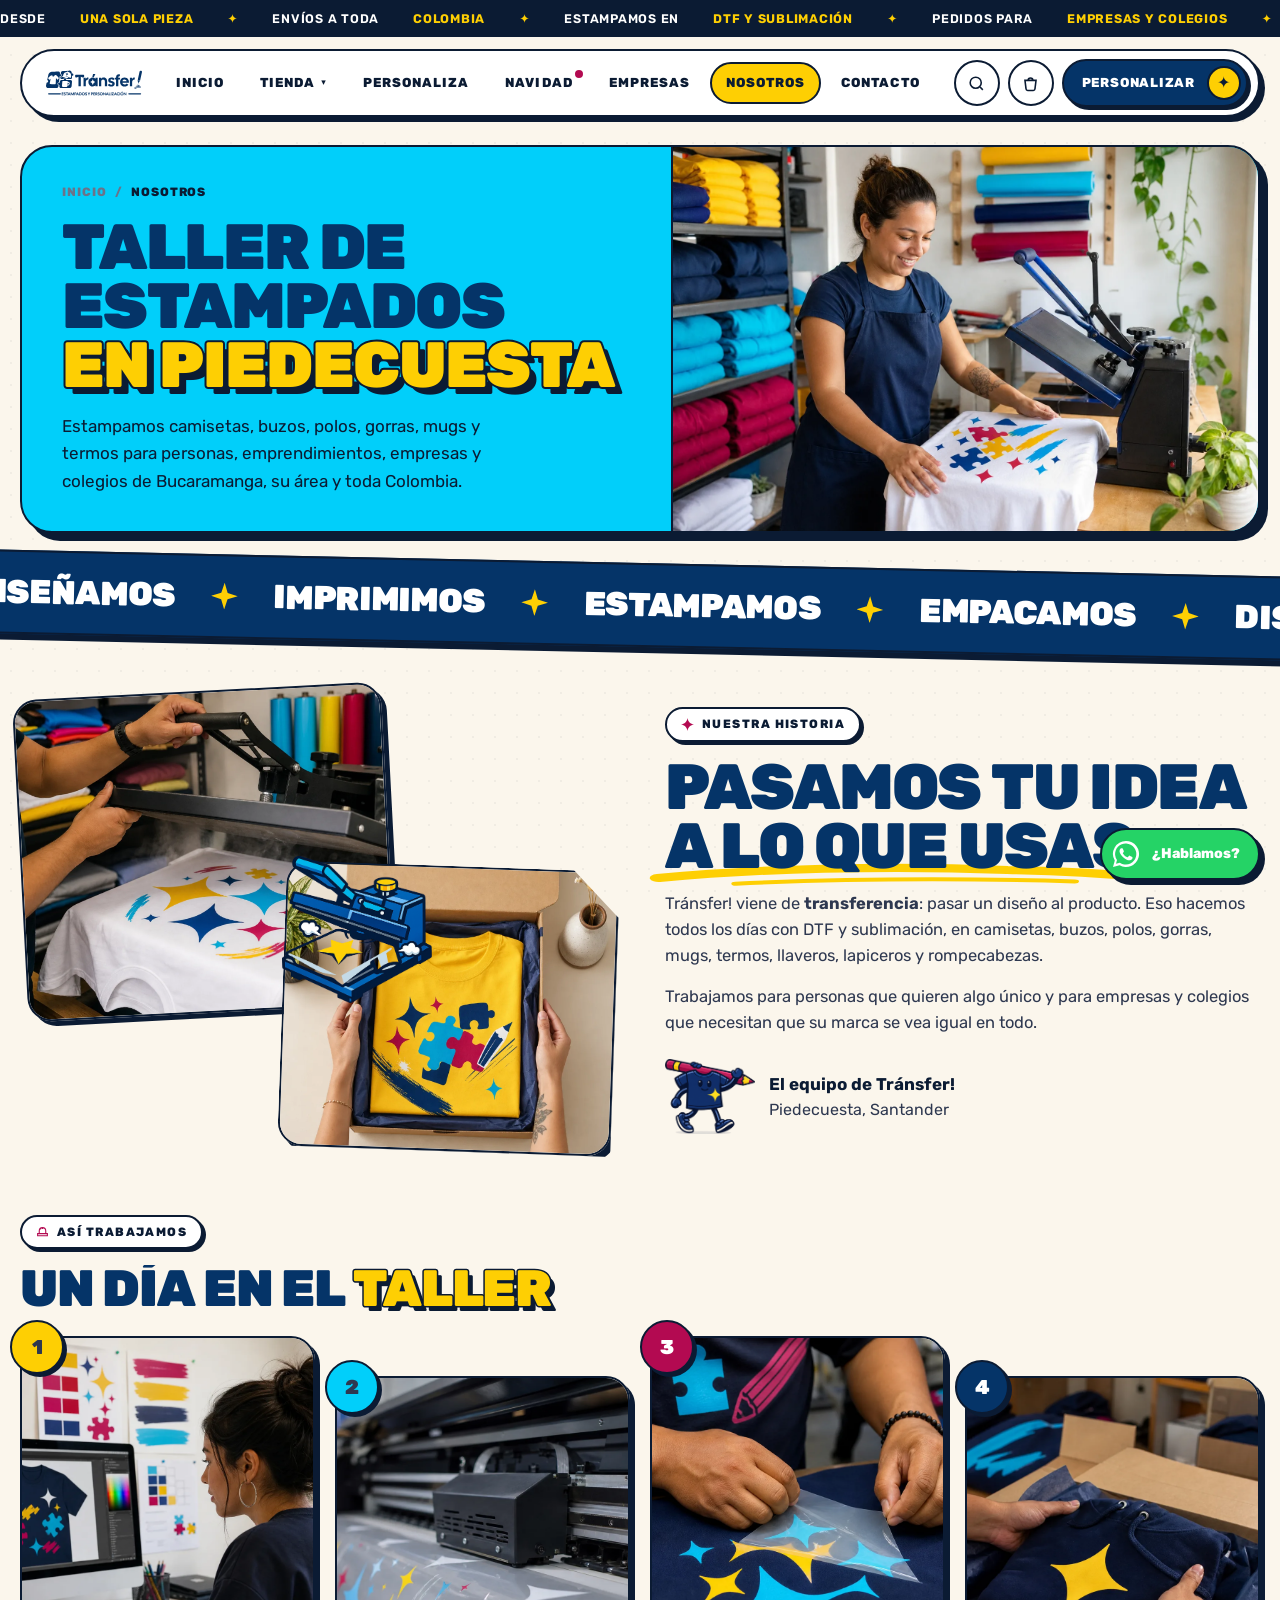
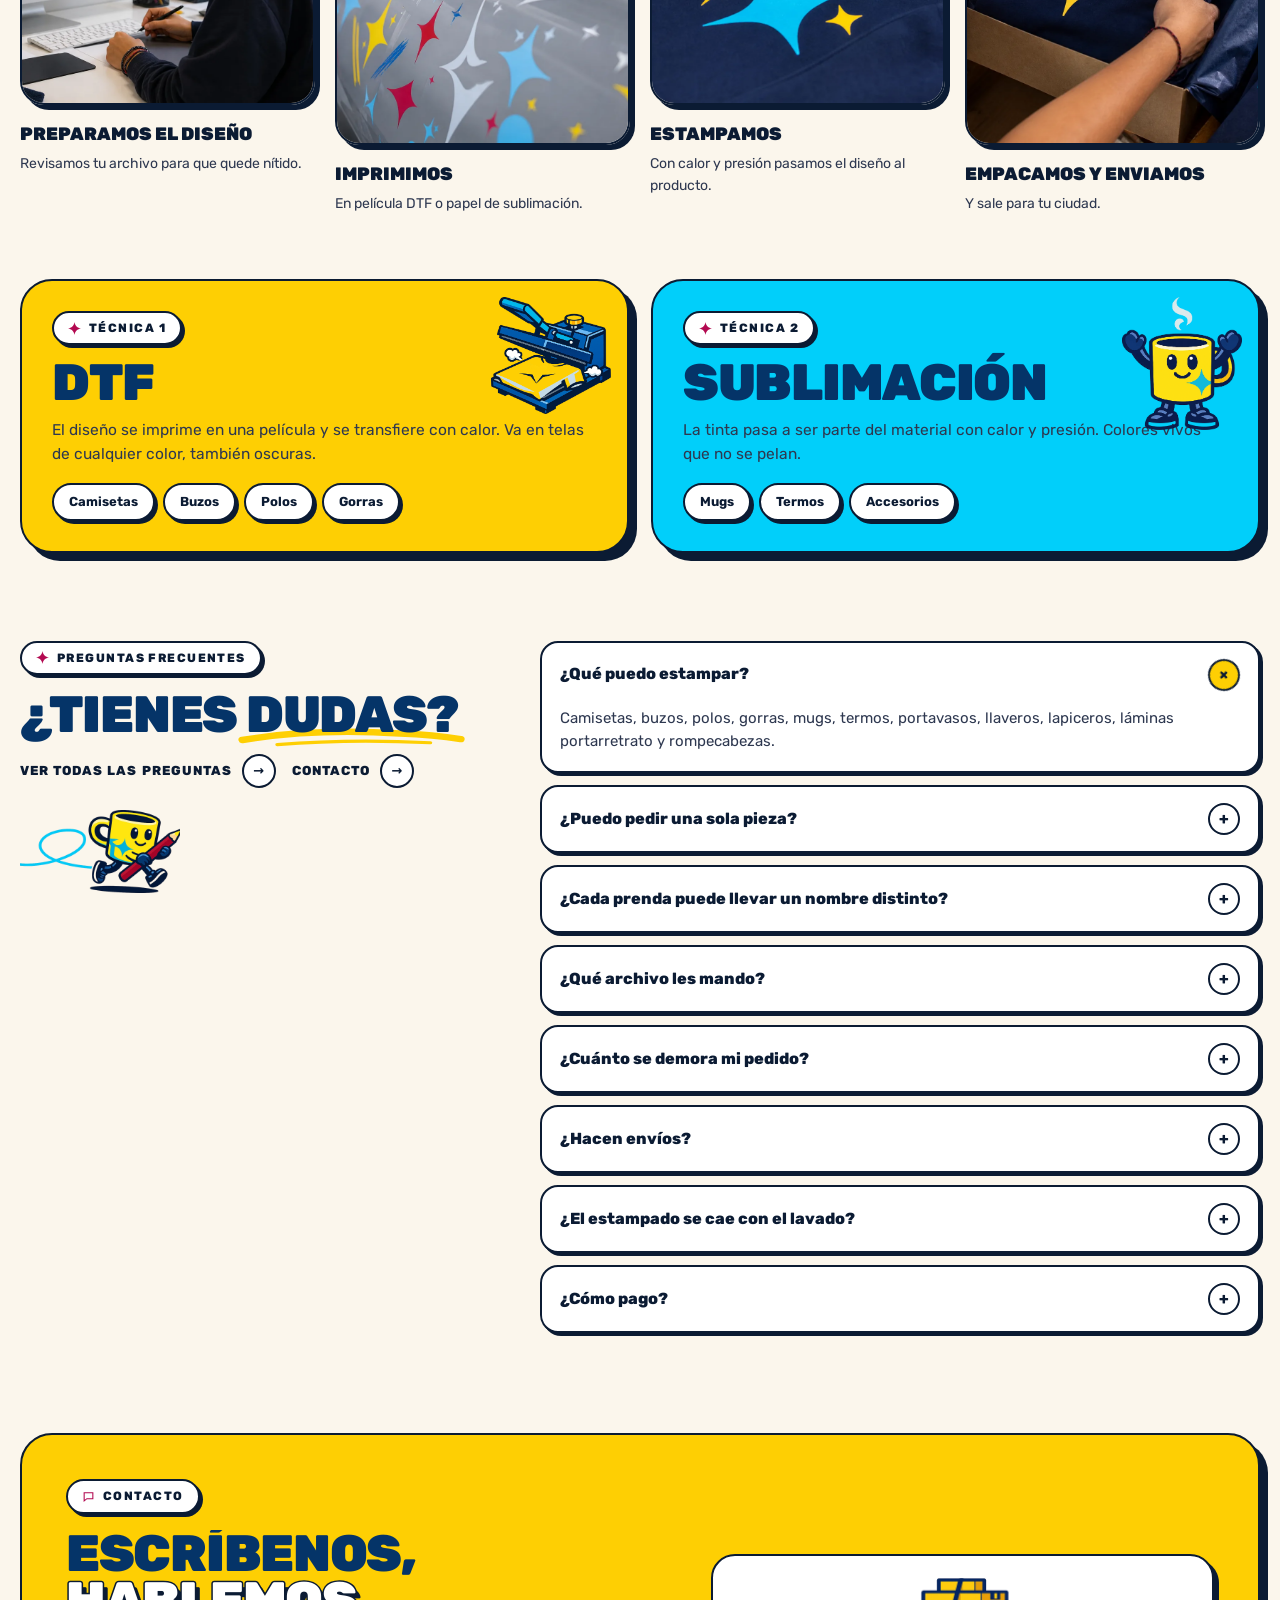
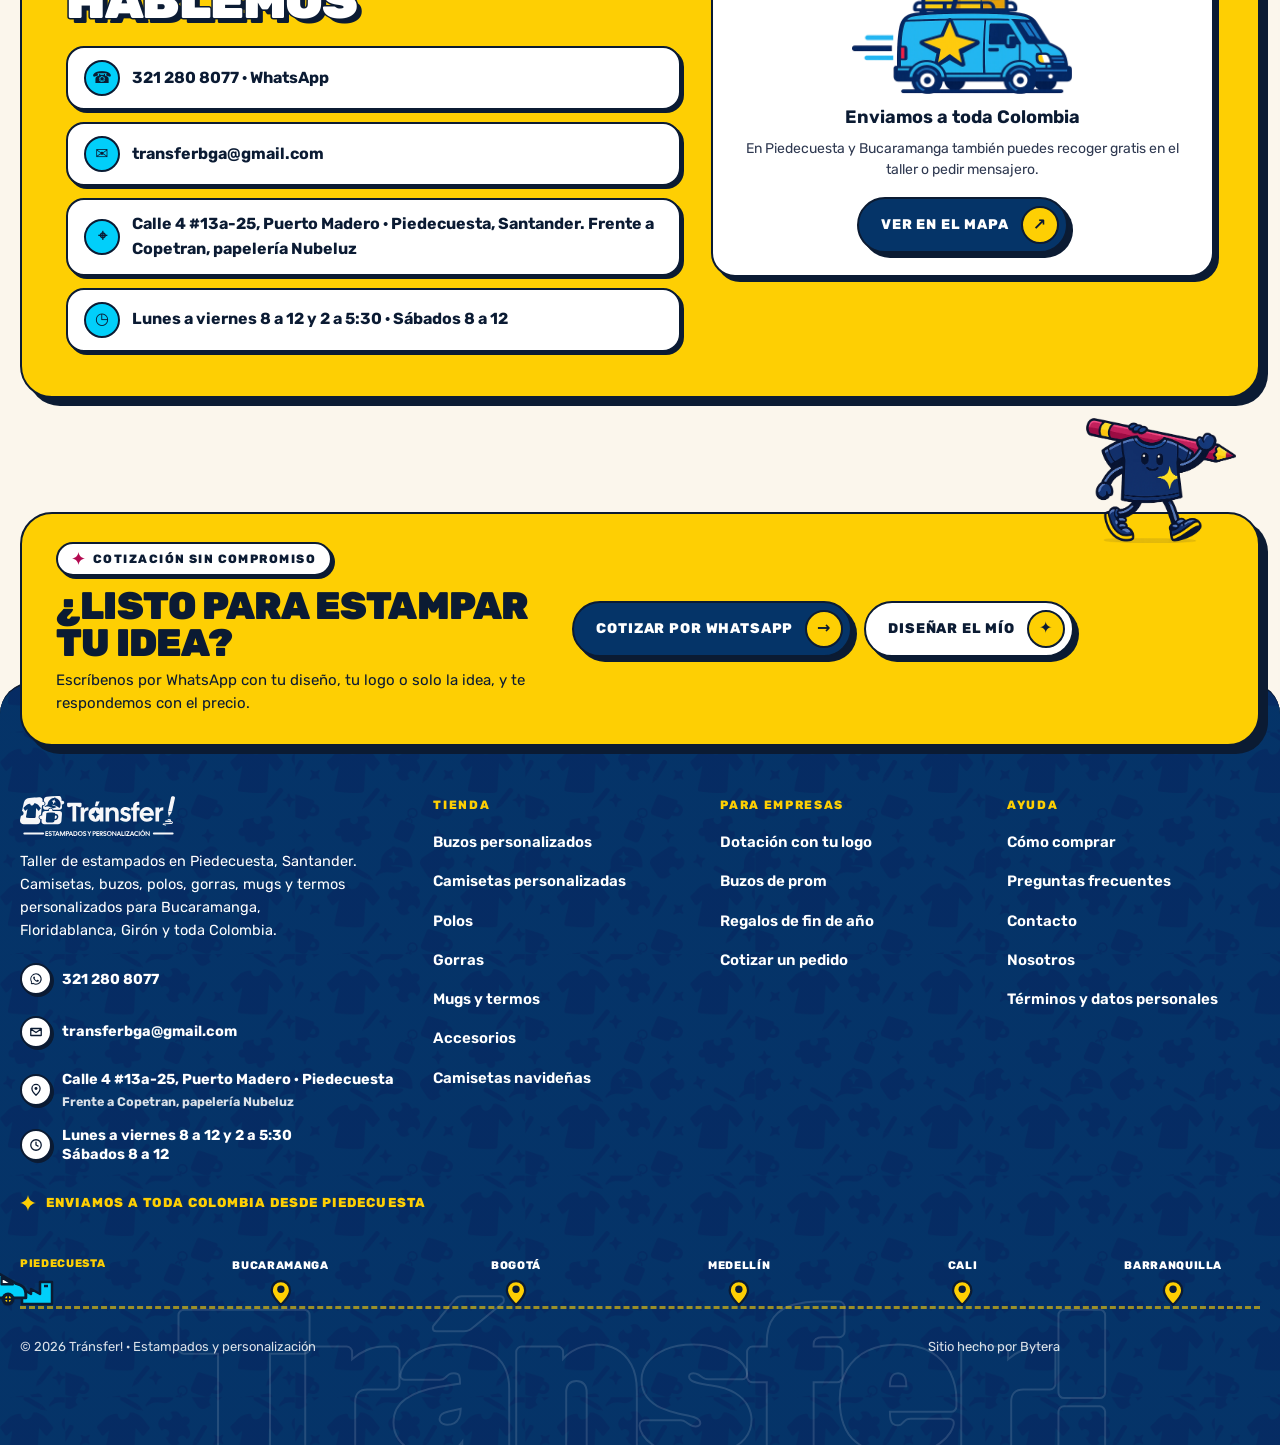
<file: sitio/nosotros.html>
<!doctype html>
<html lang="es-CO">
<head>
<meta charset="utf-8">
<meta name="robots" content="noindex, nofollow">
<meta name="viewport" content="width=device-width, initial-scale=1">
<title>Taller de estampados en Piedecuesta, Santander · Tránsfer!</title>
<meta name="description" content="Somos un taller de estampados y personalización en Piedecuesta. DTF y sublimación en camisetas, buzos, gorras, mugs y termos. Envíos a toda Colombia.">
<meta property="og:type" content="website">
<meta property="og:locale" content="es_CO">
<meta property="og:site_name" content="Tránsfer!">
<meta property="og:title" content="Taller de estampados en Piedecuesta, Santander · Tránsfer!">
<meta property="og:description" content="Somos un taller de estampados y personalización en Piedecuesta. DTF y sublimación en camisetas, buzos, gorras, mugs y termos. Envíos a toda Colombia.">
<meta property="og:image" content="../img/heroe-buzo-azul.webp">
<meta name="theme-color" content="#053468">
<script type="application/ld+json">{"@context": "https://schema.org", "@type": "LocalBusiness", "name": "Tránsfer!", "description": "Taller de estampados y personalización en Piedecuesta, Santander: camisetas, buzos, gorras, mugs, termos y llaveros con tu logo, tu foto o tu frase, en DTF y sublimación.", "telephone": "+57 321 280 8077", "email": "transferbga@gmail.com", "address": {"@type": "PostalAddress", "streetAddress": "Calle 4 #13a-25, Puerto Madero", "addressLocality": "Piedecuesta", "addressRegion": "Santander", "addressCountry": "CO"}, "areaServed": ["Piedecuesta", "Bucaramanga", "Floridablanca", "Girón", "Colombia"], "knowsAbout": ["Estampado DTF", "Sublimación", "Camisetas personalizadas", "Buzos personalizados", "Mugs personalizados", "Dotación empresarial", "Buzos de prom"]}</script>
<script type="application/ld+json">{"@context": "https://schema.org", "@type": "FAQPage", "mainEntity": [{"@type": "Question", "name": "¿Qué puedo estampar?", "acceptedAnswer": {"@type": "Answer", "text": "Camisetas, buzos, polos, gorras, mugs, termos, portavasos, llaveros, lapiceros, láminas portarretrato y rompecabezas."}}, {"@type": "Question", "name": "¿Puedo pedir una sola pieza?", "acceptedAnswer": {"@type": "Answer", "text": "Sí, en todo. Y desde 6 unidades de camisetas, polos, gorras o mugs blancos cada una baja $1.000; en buzos, $2.000."}}, {"@type": "Question", "name": "¿Cada prenda puede llevar un nombre distinto?", "acceptedAnswer": {"@type": "Answer", "text": "Sí, y no tiene costo. Nos mandas la lista de nombres y tallas."}}, {"@type": "Question", "name": "¿Qué archivo les mando?", "acceptedAnswer": {"@type": "Answer", "text": "Lo ideal es un PNG grande con fondo transparente, o un PDF o SVG. Si solo tienes una foto, mándala y te decimos si sirve."}}, {"@type": "Question", "name": "¿Cuánto se demora mi pedido?", "acceptedAnswer": {"@type": "Answer", "text": "Un pedido pequeño se produce en 1 día hábil y uno de 10 unidades en 2. En diciembre son de 2 a 3 días. Si no tenemos el producto en existencia, lo conseguimos en 3 días. El envío se cuenta aparte."}}, {"@type": "Question", "name": "¿Hacen envíos?", "acceptedAnswer": {"@type": "Answer", "text": "Sí, a toda Colombia por transportadora. En Piedecuesta y Bucaramanga también puedes recoger gratis en el taller o pedir mensajero."}}, {"@type": "Question", "name": "¿El estampado se cae con el lavado?", "acceptedAnswer": {"@type": "Answer", "text": "No, si se aplica bien y la cuidas. Lava la prenda al revés, con agua fría, sin blanqueador; sécala a la sombra y no planches encima del diseño."}}, {"@type": "Question", "name": "¿Cómo pago?", "acceptedAnswer": {"@type": "Answer", "text": "En línea con Mercado Pago, por Nequi o Daviplata, o en efectivo en el taller. Con el 50 % empezamos a producir y el resto lo pagas antes del envío o al recoger."}}]}</script>
<link rel="icon" href="../recursos/favicon.svg" type="image/svg+xml">
<script type="application/ld+json">{"@context": "https://schema.org", "@type": "BreadcrumbList", "itemListElement": [{"@type": "ListItem", "position": 1, "name": "Inicio", "item": "index.html"}, {"@type": "ListItem", "position": 2, "name": "Nosotros", "item": "nosotros.html"}]}</script>
<link rel="stylesheet" href="assets/sistema.css?v=8bb46786">
<style>
.cabecera .panel{background:var(--cian)}
.historia{display:grid;grid-template-columns:1fr 1fr;gap:50px;align-items:center}
.historia .collage-h{position:relative;height:460px}
.historia .collage-h .foto-tinta{position:absolute}
.historia .h1{font-size:clamp(40px,5vw,72px)}
.historia p{margin-top:16px;font-size:16.5px}
.historia .firma{display:flex;align-items:center;gap:14px;margin-top:24px}
.historia .firma img{width:90px}
.historia .firma b{display:block;color:var(--tinta);font-size:17px}
.taller-pasos{display:grid;grid-template-columns:repeat(4,1fr);gap:20px}
.tp{position:relative}
.tp .foto-tinta{aspect-ratio:4/5}
.tp .n{position:absolute;top:-16px;left:-10px;z-index:3;width:54px;height:54px;border-radius:50%;border:var(--borde);display:grid;place-items:center;font-weight:900;font-size:20px;box-shadow:3px 3px 0 var(--tinta)}
.tp h4{margin-top:16px;font-size:18px;font-weight:900;text-transform:uppercase;color:var(--tinta)}
.tp p{font-size:14px;margin-top:4px}
.tp:nth-child(even){margin-top:40px}
.tecnicas{display:grid;grid-template-columns:1fr 1fr;gap:22px}
.tecnica{border:var(--borde);border-radius:var(--r-panel);box-shadow:var(--sombra-g);padding:30px;position:relative;overflow:hidden}
.tecnica .h2{font-size:clamp(34px,4vw,56px)}
.tecnica p{margin:12px 0 16px;font-size:15.5px}
.tecnica img{position:absolute;right:16px;top:16px;width:120px}
.preguntas{display:grid;grid-template-columns:.8fr 1.2fr;gap:40px;align-items:start}
.contacto{display:grid;grid-template-columns:1.1fr .9fr;gap:30px;padding:44px;background:var(--amarillo);align-items:center}
.contacto .datos{display:grid;gap:12px;margin-top:22px}
.contacto .datos a,.contacto .datos div{display:flex;align-items:center;gap:12px;background:#fff;border:var(--borde);border-radius:18px;padding:12px 16px;box-shadow:3px 3px 0 var(--tinta);font-weight:700;color:var(--tinta);transition:transform .2s}
.contacto .datos a:hover{transform:translate(-2px,-2px)}
.contacto .datos i{width:36px;height:36px;border-radius:50%;border:2px solid var(--tinta);display:grid;place-items:center;font-style:normal;background:var(--cian);flex:none}
.mapa{border:var(--borde);border-radius:var(--r-tarjeta);box-shadow:var(--sombra);background:#fff;padding:22px;text-align:center;position:relative}
.mapa img{width:220px;margin:0 auto 10px}
@media (max-width:1080px){.historia,.preguntas,.contacto,.tecnicas{grid-template-columns:1fr}.taller-pasos{grid-template-columns:1fr 1fr}}
@media (max-width:640px){.historia .collage-h{height:360px}.taller-pasos{gap:26px}.tp:nth-child(even){margin-top:0}.contacto{padding:26px 18px}.tecnica img{width:80px}}
</style>
</head>
<body data-pagina="nosotros" class="cargando">
<main>
<section class="cabecera">
  <div class="env">
    <div class="panel">
      <div class="texto">
        <div class="migas"><a href="index.html">Inicio</a>/<span>Nosotros</span></div>
        <h1 class="h1" data-palabras>Taller de estampados <span class="pegada">en Piedecuesta</span></h1>
        <p class="lead" data-revela style="color:var(--tinta)">Estampamos camisetas, buzos, polos, gorras, mugs y termos para personas, emprendimientos, empresas y colegios de Bucaramanga, su área y toda Colombia.</p>
      </div>
      <div class="foto"><img src="../img/nosotros-taller.webp" alt="Taller de estampados"></div>
    </div>
  </div>
</section>

<div class="franja azul"><div class="pista"><span>Diseñamos</span><span>Imprimimos</span><span>Estampamos</span><span>Empacamos</span><span>Diseñamos</span><span>Imprimimos</span><span>Estampamos</span><span>Empacamos</span><span>Diseñamos</span><span>Imprimimos</span><span>Estampamos</span><span>Empacamos</span></div></div>

<section class="seccion">
  <div class="env historia">
    <div class="collage-h">
      <div class="foto-tinta" data-revela="izq" style="left:0;top:0;width:62%;height:70%;transform:rotate(-3deg)"><img src="../img/proceso-prensa.webp" alt="Prensa térmica estampando una camiseta"></div>
      <div class="foto-tinta muesca" data-revela="der" style="right:0;bottom:0;width:56%;height:62%;transform:rotate(2deg);--d:2"><img src="../img/ig-6.webp" alt="Pedidos listos para enviar"></div>
      <img class="adorno mece" src="../img/ilus/prensa.webp" alt="" style="left:44%;top:36%;width:150px;z-index:4">
    </div>
    <div>
      <span class="etiqueta" data-revela><svg><use href="#estrella"/></svg>Nuestra historia</span>
      <h2 class="h1" style="margin-top:16px" data-palabras>Pasamos tu idea <span class="trazo">a lo que usas</span></h2>
      <p data-revela>Tránsfer! viene de <b>transferencia</b>: pasar un diseño al producto. Eso hacemos todos los días con DTF y sublimación, en camisetas, buzos, polos, gorras, mugs, termos, llaveros, lapiceros y rompecabezas.</p>
      <p data-revela>Trabajamos para personas que quieren algo único y para empresas y colegios que necesitan que su marca se vea igual en todo.</p>
      <div class="firma" data-revela><img class="mece" src="../img/ilus/mascota.webp" alt=""><div><b>El equipo de Tránsfer!</b><span>Piedecuesta, Santander</span></div></div>
    </div>
  </div>
</section>

<section class="seccion" style="padding-top:20px">
  <div class="env">
    <div class="cab-seccion"><div><span class="etiqueta" data-revela><svg><use href="#i-calor"/></svg>Así trabajamos</span><h2 class="h2" data-palabras>Un día en el <span class="pegada">taller</span></h2></div></div>
    <div class="taller-pasos">
      <div class="tp" data-revela style="--d:0"><span class="n" style="background:var(--amarillo)">1</span><div class="foto-tinta"><img src="../img/nos-diseno.webp" alt="Preparando el diseño"></div><h4>Preparamos el diseño</h4><p>Revisamos tu archivo para que quede nítido.</p></div>
      <div class="tp" data-revela style="--d:1"><span class="n" style="background:var(--cian)">2</span><div class="foto-tinta"><img src="../img/nos-impresion.webp" alt="Impresión DTF"></div><h4>Imprimimos</h4><p>En película DTF o papel de sublimación.</p></div>
      <div class="tp" data-revela style="--d:2"><span class="n" style="background:var(--vino);color:#fff">3</span><div class="foto-tinta"><img src="../img/proceso-dtf.webp" alt="Transfiriendo el diseño"></div><h4>Estampamos</h4><p>Con calor y presión pasamos el diseño al producto.</p></div>
      <div class="tp" data-revela style="--d:3"><span class="n" style="background:var(--azul);color:#fff">4</span><div class="foto-tinta"><img src="../img/nos-empaque.webp" alt="Empacando un pedido"></div><h4>Empacamos y enviamos</h4><p>Y sale para tu ciudad.</p></div>
    </div>
  </div>
</section>

<section class="seccion" style="padding-top:20px">
  <div class="env tecnicas">
    <div class="tecnica t-amarillo" data-revela="izq"><img class="mece" src="../img/ilus/prensa.webp" alt=""><span class="etiqueta"><svg><use href="#estrella"/></svg>Técnica 1</span><h2 class="h2" style="margin-top:14px">DTF</h2><p>El diseño se imprime en una película y se transfiere con calor. Va en telas de cualquier color, también oscuras.</p><div class="pastillas"><a>Camisetas</a><a>Buzos</a><a>Polos</a><a>Gorras</a></div></div>
    <div class="tecnica t-cian" data-revela="der"><img class="mece" src="../img/ilus/taza.webp" alt=""><span class="etiqueta"><svg><use href="#estrella"/></svg>Técnica 2</span><h2 class="h2" style="margin-top:14px">Sublimación</h2><p>La tinta pasa a ser parte del material con calor y presión. Colores vivos que no se pelan.</p><div class="pastillas"><a>Mugs</a><a>Termos</a><a>Accesorios</a></div></div>
  </div>
</section>

<section class="seccion" id="preguntas">
  <div class="env preguntas">
    <div><span class="etiqueta" data-revela><svg><use href="#estrella"/></svg>Preguntas frecuentes</span><h2 class="h2" style="margin-top:16px" data-palabras>¿Tienes <span class="trazo">dudas?</span></h2><div class="acciones-cab"><a class="enlace" href="faq.html">Ver todas las preguntas <i>→</i></a><a class="enlace" href="contacto.html">Contacto <i>→</i></a></div><img class="mece" src="../img/ilus/lapiz.webp" alt="" style="width:160px;margin-top:22px"></div>
    <div class="acordeon" data-escalona>
      <details open><summary>¿Qué puedo estampar?<i>+</i></summary><div class="resp">Camisetas, buzos, polos, gorras, mugs, termos, portavasos, llaveros, lapiceros, láminas portarretrato y rompecabezas.</div></details>
      <details><summary>¿Puedo pedir una sola pieza?<i>+</i></summary><div class="resp">Sí, en todo. Y desde 6 unidades de camisetas, polos, gorras o mugs blancos cada una baja $1.000; en buzos, $2.000.</div></details>
      <details><summary>¿Cada prenda puede llevar un nombre distinto?<i>+</i></summary><div class="resp">Sí, y no tiene costo. Nos mandas la lista de nombres y tallas.</div></details>
      <details><summary>¿Qué archivo les mando?<i>+</i></summary><div class="resp">Lo ideal es un PNG grande con fondo transparente, o un PDF o SVG. Si solo tienes una foto, mándala y te decimos si sirve.</div></details>
      <details><summary>¿Cuánto se demora mi pedido?<i>+</i></summary><div class="resp">Un pedido pequeño se produce en 1 día hábil y uno de 10 unidades en 2. En diciembre son de 2 a 3 días. Si no tenemos el producto en existencia, lo conseguimos en 3 días. El envío se cuenta aparte.</div></details>
      <details><summary>¿Hacen envíos?<i>+</i></summary><div class="resp">Sí, a toda Colombia por transportadora. En Piedecuesta y Bucaramanga también puedes recoger gratis en el taller o pedir mensajero.</div></details>
      <details><summary>¿El estampado se cae con el lavado?<i>+</i></summary><div class="resp">No, si se aplica bien y la cuidas. Lava la prenda al revés, con agua fría, sin blanqueador; sécala a la sombra y no planches encima del diseño.</div></details>
      <details><summary>¿Cómo pago?<i>+</i></summary><div class="resp">En línea con Mercado Pago, por Nequi o Daviplata, o en efectivo en el taller. Con el 50 % empezamos a producir y el resto lo pagas antes del envío o al recoger.</div></details>
    </div>
  </div>
</section>

<section class="seccion" id="contacto">
  <div class="env">
    <div class="panel contacto" data-revela>
      <div>
        <span class="etiqueta"><svg><use href="#i-chat"/></svg>Contacto</span>
        <h2 class="h2" style="margin-top:16px" data-palabras>Escríbenos, <span class="pegada blanca">hablemos</span></h2>
        <div class="datos">
          <a href="https://wa.me/573212808077" target="_blank" rel="noopener"><i>☎</i>321 280 8077 · WhatsApp</a>
          <a href="mailto:transferbga@gmail.com"><i>✉</i>transferbga@gmail.com</a>
          <div><i>⌖</i>Calle 4 #13a-25, Puerto Madero · Piedecuesta, Santander. Frente a Copetran, papelería Nubeluz</div>
          <div><i>◷</i>Lunes a viernes 8 a 12 y 2 a 5:30 · Sábados 8 a 12</div>
        </div>
      </div>
      <div class="mapa"><img class="mece" src="../img/ilus/camion.webp" alt=""><b style="color:var(--tinta);font-size:18px;display:block">Enviamos a toda Colombia</b><p style="font-size:14px;margin:6px 0 16px">En Piedecuesta y Bucaramanga también puedes recoger gratis en el taller o pedir mensajero.</p><a class="btn" href="https://www.google.com/maps/search/?api=1&query=Calle%204%20%2313a-25%2C%20Puerto%20Madero%2C%20Piedecuesta%2C%20Santander" target="_blank" rel="noopener">Ver en el mapa <i>↗</i></a></div>
    </div>
  </div>
</section>
</main>
<script src="assets/datos.js?v=9697eb6b"></script>
<script src="assets/sitio.js?v=07cb5421"></script>
</body>
</html>
</file>
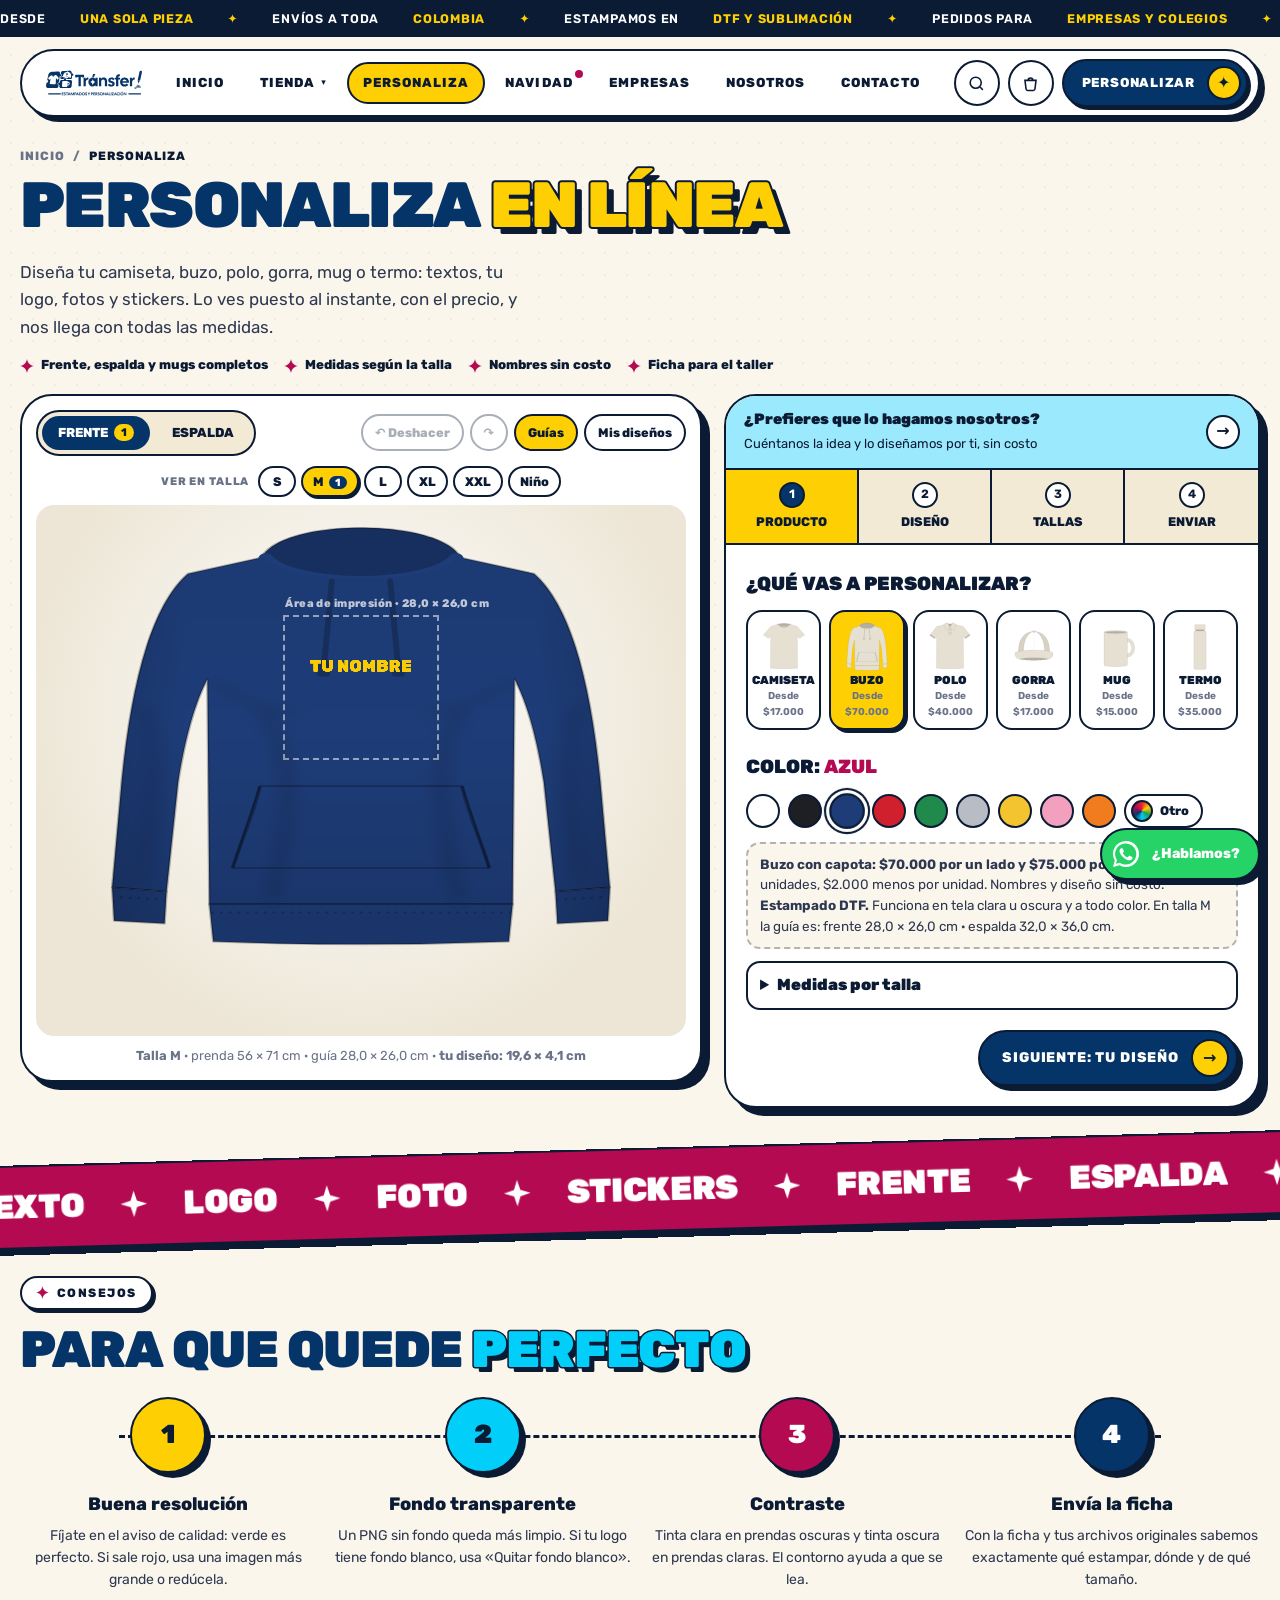
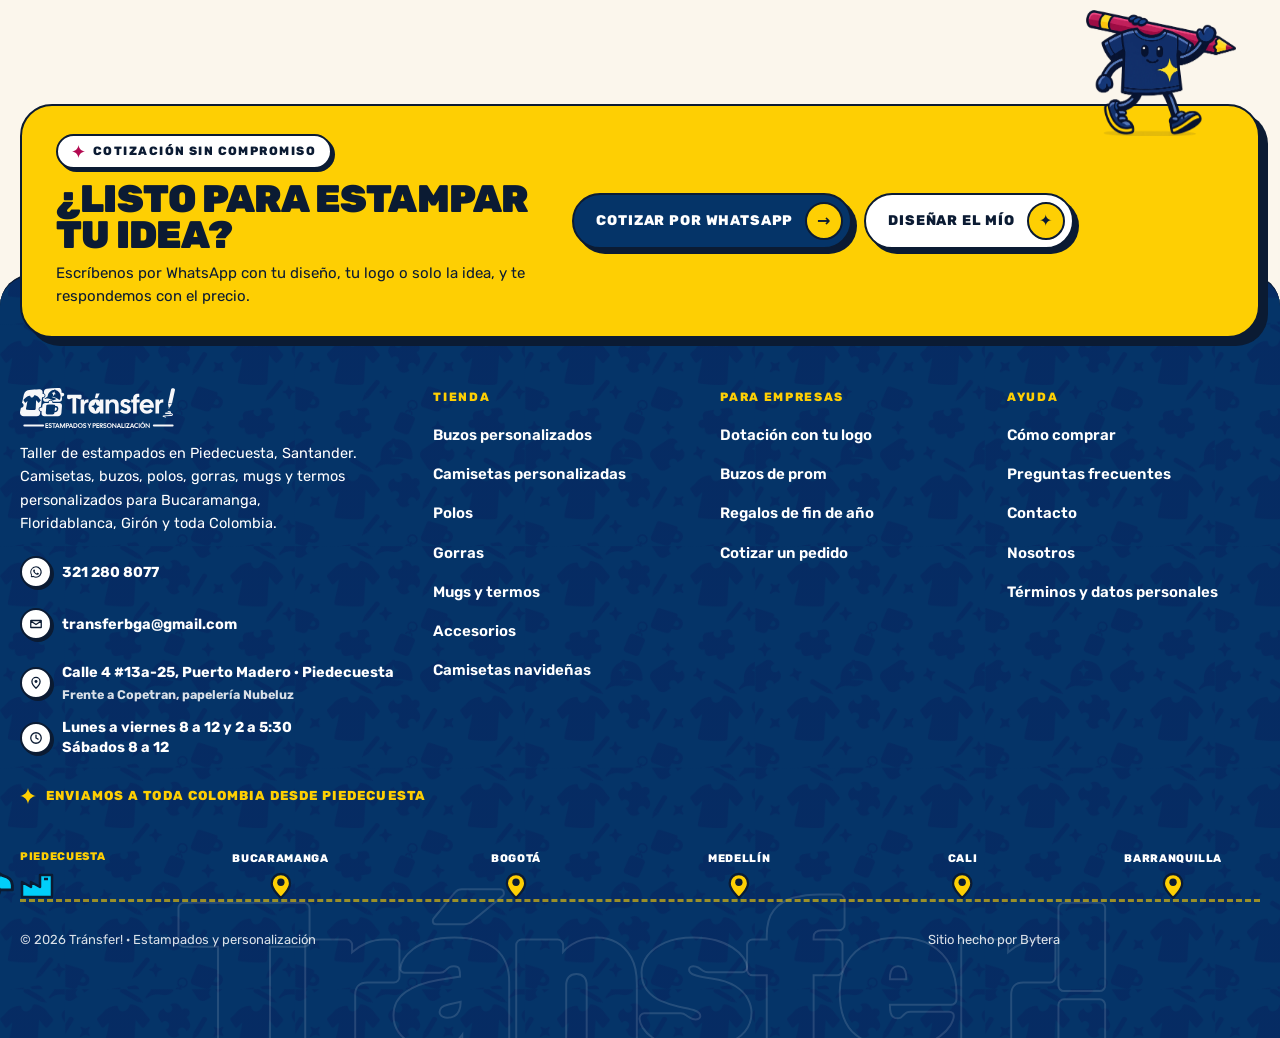
<file: sitio/personaliza.html>
<!doctype html>
<html lang="es-CO">
<head>
<meta charset="utf-8">
<meta name="robots" content="noindex, nofollow">
<meta name="viewport" content="width=device-width, initial-scale=1">
<title>Personalizador en línea: diseña tu camiseta, buzo, gorra o mug · Tránsfer!</title>
<meta name="description" content="Escribe tu frase, sube tu logo o tu foto y mira cómo queda en la prenda al instante. Mira el precio y envía el pedido por WhatsApp.">
<meta property="og:type" content="website">
<meta property="og:locale" content="es_CO">
<meta property="og:site_name" content="Tránsfer!">
<meta property="og:title" content="Diseña tu camiseta, buzo, gorra o mug en línea · Tránsfer!">
<meta property="og:description" content="Escribe tu frase, sube tu logo o tu foto y mira cómo queda en la prenda al instante. Mira el precio y envía el pedido por WhatsApp.">
<meta property="og:image" content="../img/heroe-buzo-azul.webp">
<meta name="theme-color" content="#053468">
<link rel="icon" href="../recursos/favicon.svg" type="image/svg+xml">
<script type="application/ld+json">{"@context": "https://schema.org", "@type": "BreadcrumbList", "itemListElement": [{"@type": "ListItem", "position": 1, "name": "Inicio", "item": "index.html"}, {"@type": "ListItem", "position": 2, "name": "Personaliza", "item": "personaliza.html"}]}</script>
<link rel="stylesheet" href="assets/sistema.css?v=8bb46786">
<style>
@font-face{font-family:'Anton';src:url(../recursos/Anton-Regular.ttf) format('truetype');font-display:swap}
.intro-p{display:flex;justify-content:space-between;align-items:end;gap:24px;flex-wrap:wrap;padding-top:18px;padding-bottom:18px}
.intro-p .h1{font-size:clamp(40px,5vw,72px);margin-top:10px}
.intro-p .lead{max-width:520px}
.garantias{list-style:none;display:flex;flex-wrap:wrap;gap:8px 16px;margin-top:14px}
.garantias li{display:flex;align-items:center;gap:7px;font-weight:800;font-size:13px;color:var(--tinta)}
.garantias svg{width:14px;height:14px;color:var(--vino)}
.editor{display:grid;grid-template-columns:minmax(0,1.12fr) minmax(360px,.88fr);gap:22px;align-items:start;padding-bottom:40px}
.escenario-col{position:sticky;top:92px;background:#fff;border:var(--borde);border-radius:var(--r-panel);box-shadow:var(--sombra-g);padding:14px}
.barra-esc{display:flex;justify-content:space-between;align-items:center;gap:10px;flex-wrap:wrap;margin-bottom:10px}
.vistas{display:flex;gap:6px;background:var(--crema2);border:2px solid var(--tinta);border-radius:99px;padding:4px}
.vistas button{border:0;border-radius:99px;padding:7px 16px;font-weight:800;font-size:13px;text-transform:uppercase;background:transparent;color:var(--tinta);cursor:pointer;display:flex;align-items:center;gap:6px}
.vistas button.on{background:var(--azul);color:#fff}
.vistas i{font-style:normal;background:var(--amarillo);color:var(--tinta);border-radius:99px;padding:0 7px;font-size:11px}
.acc-esc{display:flex;gap:6px}
.acc-esc button{border:2px solid var(--tinta);border-radius:99px;background:#fff;padding:7px 12px;font-weight:800;font-size:12.5px;cursor:pointer;color:var(--tinta)}
.acc-esc button:disabled{opacity:.35;cursor:default}
.acc-esc button[aria-pressed="true"]{background:var(--amarillo)}
.escena-p{position:relative;width:100%;margin:0 auto;border-radius:18px;background:radial-gradient(circle at 50% 40%,#fff 0,#EDE6D6 75%);touch-action:none;user-select:none;overflow:hidden}
.escena-p.soltando{outline:4px dashed var(--vino);outline-offset:-8px}
.capa-p{position:absolute;inset:0;pointer-events:none}
.capa-p svg{width:100%;height:100%;display:block}
.capa-p.sombra{mix-blend-mode:multiply;z-index:3}
.capa-p.brillo{mix-blend-mode:screen;z-index:4}
.area{position:absolute;z-index:2}
.area.guias{outline:2px dashed rgba(11,27,51,.35);outline-offset:0}
.area-et{position:absolute;left:0;top:-22px;font-size:11px;font-weight:800;color:rgba(11,27,51,.55);white-space:nowrap;letter-spacing:.04em}
.area:not(.guias) .area-et{display:none}
.escena-p.oscura .area.guias{outline-color:rgba(255,255,255,.55)}
.escena-p.oscura .area-et{color:rgba(255,255,255,.75)}
.el{position:absolute;cursor:grab;line-height:0}
.el:active{cursor:grabbing}
.el canvas,.el img{width:100%;height:auto;display:block;pointer-events:none}
.el.fuera{outline:2px solid #E3262F;outline-offset:2px}
.capa-ui{position:absolute;z-index:5;pointer-events:none}
.guia-v,.guia-h{position:absolute;background:var(--vino);opacity:0;transition:opacity .15s}
.guia-v{left:50%;top:-6%;bottom:-6%;width:2px;transform:translateX(-1px)}
.guia-h{top:50%;left:-6%;right:-6%;height:2px;transform:translateY(-1px)}
.guia-v.ver,.guia-h.ver{opacity:1}
.marco{position:absolute;border:2px solid var(--azul);border-radius:4px;box-shadow:0 0 0 1px #fff}
.marco button{position:absolute;width:30px;height:30px;border-radius:50%;border:2px solid var(--tinta);background:#fff;color:var(--tinta);font-weight:900;font-size:15px;display:grid;place-items:center;pointer-events:auto;cursor:pointer;box-shadow:2px 2px 0 var(--tinta);touch-action:none}
.h-borrar{left:-16px;top:-16px;background:#fff;color:#E3262F!important}
.h-rot{left:50%;top:-44px;transform:translateX(-50%);cursor:grab!important}
.h-tam{right:-16px;bottom:-16px;background:var(--amarillo)!important;cursor:nwse-resize!important}
.estado-esc{font-size:13px;color:var(--suave);margin-top:10px;min-height:20px;text-align:center}
.estado-esc .alerta{color:#C21D27}
.panel-col{background:#fff;border:var(--borde);border-radius:var(--r-panel);box-shadow:var(--sombra-g);overflow:hidden}
.pasos-p{display:grid;grid-template-columns:repeat(4,1fr);border-bottom:var(--borde);background:var(--crema2);scroll-margin-top:100px}
.pasos-p button{border:0;border-right:2px solid var(--tinta);background:transparent;padding:12px 6px;font-weight:800;font-size:12.5px;text-transform:uppercase;color:var(--tinta);cursor:pointer;display:flex;flex-direction:column;align-items:center;gap:4px}
.pasos-p button:last-child{border-right:0}
.pasos-p b{width:26px;height:26px;border-radius:50%;border:2px solid var(--tinta);display:grid;place-items:center;background:#fff;font-size:12px}
.pasos-p button.on{background:var(--amarillo)}
.pasos-p button.on b{background:var(--azul);color:#fff}
.hoja-p{display:none;padding:20px}
.hoja-p.on{display:block;animation:entra-h .3s var(--ease)}
@keyframes entra-h{from{opacity:0;transform:translateY(6px)}}
.hoja-p h3{font-size:19px;font-weight:900;text-transform:uppercase;color:var(--tinta);margin:4px 0 12px}
.hoja-p h3:not(:first-child){margin-top:22px}
.et{display:block;font-size:11.5px;font-weight:800;letter-spacing:.1em;text-transform:uppercase;color:var(--tinta);margin:14px 0 8px}
.prods-p{display:grid;grid-template-columns:repeat(6,1fr);gap:8px}
.tipos-p{display:flex;flex-wrap:wrap;gap:8px;margin-top:12px}.tipos-p[hidden]{display:none}
.tipos-p button{border:2px solid var(--tinta);border-radius:14px;background:#fff;padding:7px 12px;font:inherit;text-align:left;cursor:pointer;color:var(--tinta);transition:transform .2s var(--rebote)}
.tipos-p button:hover{transform:translateY(-2px)}.tipos-p button.on{background:var(--amarillo);box-shadow:3px 3px 0 var(--tinta)}
.tipos-p b{display:block;font-size:12.5px;font-weight:900;line-height:1.15}.tipos-p small{font-size:12px;font-weight:700}
.prods-p button{border:2px solid var(--tinta);border-radius:16px;background:#fff;padding:8px 4px;display:flex;flex-direction:column;align-items:center;gap:2px;cursor:pointer;transition:transform .2s var(--rebote)}
.prods-p button:hover{transform:translateY(-2px)}
.prods-p button.on{background:var(--amarillo);box-shadow:3px 3px 0 var(--tinta)}
.ico-p{width:52px;height:52px;display:block}
.ico-p svg{width:100%;height:100%}
.prods-p b{font-size:11.5px;font-weight:900;text-transform:uppercase;color:var(--tinta);text-align:center;line-height:1.1}
.prods-p small{font-size:10px;color:var(--suave);font-weight:700}
.colores-p{display:flex;flex-wrap:wrap;gap:8px}
.colores-p button,.tintas-p button{width:34px;height:34px;border-radius:50%;background:var(--c);border:2px solid var(--tinta);cursor:pointer;transition:transform .2s var(--rebote)}
.colores-p button.on,.tintas-p button.on{box-shadow:0 0 0 3px #fff,0 0 0 5px var(--tinta);transform:scale(1.05)}
.tintas-p{display:flex;flex-wrap:wrap;gap:7px;align-items:center}
.tintas-p button{width:28px;height:28px}
.info-tec{font-size:13.5px;background:var(--crema);border:2px dashed rgba(11,27,51,.3);border-radius:14px;padding:10px 12px;margin-top:14px}
.siguiente{display:flex;justify-content:flex-end;margin-top:20px;gap:10px;flex-wrap:wrap}
.agregar{display:grid;grid-template-columns:repeat(4,1fr);gap:8px}
.agregar button{border:2px solid var(--tinta);border-radius:16px;background:#fff;padding:12px 6px;font-weight:800;font-size:12px;text-transform:uppercase;color:var(--tinta);cursor:pointer;display:flex;flex-direction:column;align-items:center;gap:6px;box-shadow:2px 2px 0 var(--tinta);transition:transform .2s var(--rebote),background .2s}
.agregar button:hover{background:var(--amarillo);transform:translate(-1px,-2px)}
.agregar svg{width:26px;height:26px}
.stickers-p[hidden],.plantillas-p[hidden],.borde-op[hidden]{display:none!important}
.stickers-p{display:grid;grid-template-columns:repeat(5,1fr);gap:6px;margin-top:10px}
.stickers-p button{border:2px solid var(--tinta);border-radius:12px;background:var(--crema);padding:6px;cursor:pointer;aspect-ratio:1}
.stickers-p img{width:100%;height:100%;object-fit:contain}
.plantillas-p{display:grid;grid-template-columns:1fr 1fr;gap:8px;margin-top:10px}
.plantillas-p button{border:2px solid var(--tinta);border-radius:14px;background:var(--crema);padding:10px 12px;text-align:left;cursor:pointer}
.plantillas-p button:hover{background:var(--amarillo)}
.plantillas-p b{display:block;font-size:13.5px;font-weight:900;color:var(--tinta);text-transform:uppercase}
.plantillas-p small{font-size:12px;color:var(--suave)}
.editor-el{margin-top:16px;border-top:2px dashed rgba(11,27,51,.2);padding-top:6px}
.editor-el textarea,.hoja-p textarea,.hoja-p input:not([type]),.hoja-p input[type=text],.hoja-p input[type=number],.hoja-p select{width:100%;border:2px solid var(--tinta);border-radius:12px;padding:9px 12px;font:inherit;font-size:15px;color:var(--tinta);background:#fff}
.editor-el textarea{font-weight:800;resize:vertical}
.fuentes{display:flex;flex-wrap:wrap;gap:6px}
.fuentes button{border:2px solid var(--tinta);border-radius:99px;background:#fff;padding:6px 12px;font-size:14px;cursor:pointer;color:var(--tinta)}
.fuentes button.on{background:var(--azul);color:#fff}
.check{display:flex;align-items:center;gap:8px;font-weight:700;font-size:13.5px;color:var(--tinta);margin-top:12px;cursor:pointer}
.check input{width:18px;height:18px;accent-color:var(--azul)}
.fila-r{display:grid;grid-template-columns:62px 1fr 44px;gap:10px;align-items:center;margin-top:12px}
.fila-r label{font-size:11.5px;font-weight:800;letter-spacing:.08em;text-transform:uppercase;color:var(--tinta)}
.fila-r input[type=range]{width:100%;accent-color:var(--vino)}
.fila-r span{font-size:12.5px;font-weight:700;text-align:right}
.medida{margin-top:12px;font-size:13.5px;display:flex;flex-wrap:wrap;gap:6px 10px;align-items:center}
.calidad{border-radius:99px;padding:3px 10px;font-size:12px;font-weight:800;border:2px solid var(--tinta)}
.calidad.ok{background:#CFF5DD}.calidad.med{background:#FFE9A8}.calidad.mal{background:#FFC9CF}
.acciones-el{display:flex;flex-wrap:wrap;gap:6px;margin-top:12px;align-items:center}
.acciones-el button{border:2px solid var(--tinta);border-radius:99px;background:#fff;padding:6px 12px;font-weight:800;font-size:12px;cursor:pointer;color:var(--tinta)}
.acciones-el button:hover{background:var(--amarillo)}
.acciones-el .peligro{color:#C21D27}
.acciones-el .check{margin-top:0}
.vacio-el{font-size:13.5px;color:var(--suave);padding:10px 0}
.archivo-el{font-size:13.5px;word-break:break-all}
.capas-p{display:grid;gap:6px}
.capas-p button{display:flex;align-items:center;gap:10px;border:2px solid var(--tinta);border-radius:12px;background:#fff;padding:6px 10px;font-weight:700;font-size:13px;text-align:left;cursor:pointer;color:var(--tinta);overflow:hidden;white-space:nowrap;text-overflow:ellipsis}
.capas-p button.on{background:var(--amarillo)}
.mini-c{flex:none;width:30px;height:30px;border-radius:8px;border:2px solid var(--tinta);display:grid;place-items:center;font-weight:900;background:var(--crema)}
.mini-c img{width:100%;height:100%;object-fit:contain}
.modos{display:grid;grid-template-columns:1fr 1fr;border:2px solid var(--tinta);border-radius:99px;overflow:hidden}
.modos button{border:0;background:#fff;padding:10px;font-weight:800;font-size:12.5px;text-transform:uppercase;cursor:pointer;color:var(--tinta)}
.modos button.on{background:var(--azul);color:#fff}
.tallas-g{display:grid;grid-template-columns:repeat(3,1fr);gap:10px;margin-top:14px}
.tallas-g>div{border:2px solid var(--tinta);border-radius:14px;padding:8px;text-align:center}
.tallas-g b{display:block;font-weight:900;margin-bottom:6px;color:var(--tinta)}
.paso-n{display:flex;align-items:center;justify-content:center;gap:4px}
.paso-n button{width:30px;height:30px;border-radius:50%;border:2px solid var(--tinta);background:#fff;font-weight:900;cursor:pointer;flex:none}
.paso-n input{width:52px!important;text-align:center;padding:6px!important;font-weight:800}
.ayuda-p{font-size:13.5px;margin:12px 0 8px}
.nombres-t{display:grid;gap:6px;max-height:320px;overflow:auto;padding-right:4px}
.fila-n{display:grid;grid-template-columns:24px 1fr 76px 30px;gap:6px;align-items:center}
.fila-n span{font-size:12px;font-weight:800;color:var(--suave);text-align:right}
.fila-n button{width:30px;height:30px;border-radius:50%;border:2px solid var(--tinta);background:#fff;cursor:pointer;font-weight:900;color:#C21D27}
.total-u{margin-top:16px;font-weight:900;font-size:18px;color:var(--tinta);text-transform:uppercase}
.codigo-r{display:inline-block;background:var(--azul);color:var(--amarillo);border-radius:99px;padding:4px 12px;font-weight:900;letter-spacing:.06em;font-size:14px}
.mocks-r{display:grid;grid-template-columns:repeat(auto-fit,minmax(140px,1fr));gap:10px;margin-top:12px}
.mocks-r figure{border:2px solid var(--tinta);border-radius:14px;background:var(--crema);padding:6px;text-align:center}
.mocks-r img{width:100%;height:auto}
.mocks-r figcaption{font-size:11.5px;font-weight:800;text-transform:uppercase;color:var(--tinta)}
.spec-r{list-style:none;display:grid;gap:8px;margin-top:14px;font-size:13.5px}
.spec-r>li{border-left:4px solid var(--amarillo);padding-left:10px}
.spec-r b{display:block;font-size:11.5px;letter-spacing:.1em;text-transform:uppercase;color:var(--vino)}
.spec-r ol{padding-left:18px}
.spec-r .alerta{border-color:#E3262F;color:#C21D27;font-weight:700}
.filas-c{display:grid;grid-template-columns:1fr 1fr;gap:10px}
.botones-r{display:grid;gap:10px;margin-top:16px}
.botones-r .btn{justify-content:space-between}
.btn.verde{background:#25D366;color:#fff}
.btn:disabled{opacity:.45;pointer-events:none}
.tallas-esc{display:flex;flex-wrap:wrap;gap:5px;align-items:center;justify-content:center;margin-bottom:8px}.tallas-esc[hidden]{display:none}
.tallas-esc span{font-size:11px;font-weight:800;letter-spacing:.08em;text-transform:uppercase;color:var(--suave);margin-right:4px}
.tallas-esc button{min-width:38px;border:2px solid var(--tinta);border-radius:99px;background:#fff;padding:4px 10px;font:inherit;font-weight:800;font-size:12.5px;color:var(--tinta);cursor:pointer}
.tallas-esc button.on{background:var(--amarillo);box-shadow:2px 2px 0 var(--tinta)}
.tallas-esc i{font-style:normal;background:var(--azul);color:#fff;border-radius:99px;padding:0 6px;font-size:10.5px;margin-left:5px}
.por-talla{display:flex;flex-wrap:wrap;gap:5px;width:100%}.por-talla span{border:2px solid rgba(11,27,51,.18);border-radius:99px;padding:2px 9px;font-size:12px;white-space:nowrap}.por-talla .on{border-color:var(--tinta);background:var(--amarillo)}
.tallas-g small{display:block;font-size:11px;line-height:1.35;color:var(--suave);margin-top:6px}
.tabla-medidas{margin-top:12px;border:2px solid var(--tinta);border-radius:14px;background:#fff;padding:10px 12px}.tabla-medidas[hidden]{display:none}
.tabla-medidas summary{font-weight:900;cursor:pointer;color:var(--tinta)}
.tabla-medidas table{width:100%;border-collapse:collapse;font-size:12.5px;margin-top:10px}.tabla-medidas th,.tabla-medidas td{border-bottom:1.5px solid rgba(11,27,51,.15);padding:6px 4px;text-align:center}.tabla-medidas th small{display:block;font-weight:600;color:var(--suave);font-size:10.5px}.tabla-medidas tr.on td{background:var(--amarillo)}
.taller-r{border:var(--borde);border-radius:18px;background:var(--cian-s);padding:14px 16px;margin-top:16px}.taller-r[hidden]{display:none}.taller-r h3{margin:4px 0 6px!important}.taller-r h3:not(:first-child){margin-top:18px!important}
.modo-taller .cliente-r{display:none}
.hoja-p input[type=tel]{width:100%;border:2px solid var(--tinta);border-radius:12px;padding:9px 12px;font:inherit;font-size:15px;color:var(--tinta);background:#fff}
.ap{display:grid;grid-template-columns:1fr auto 30px;gap:8px;align-items:center;background:#fff;border:2px solid var(--tinta);border-radius:12px;padding:8px 10px;margin-top:8px}.ap small{display:block;font-size:12px;color:var(--suave)}.ap select{width:auto!important;padding:6px 8px!important;font-size:13px!important;font-weight:700}.ap button{width:30px;height:30px;border-radius:50%;border:2px solid var(--tinta);background:#fff;font-weight:900;color:#C21D27;cursor:pointer}
.enlace-taller{border:0;background:none;font:inherit;font-size:13px;font-weight:700;text-decoration:underline;color:var(--suave);cursor:pointer;margin-right:auto}
.spec-r ol.sin-n{list-style:none;padding-left:0}.spec-r em{font-style:normal;font-weight:800}
.sec-r{display:flex;flex-wrap:wrap;gap:8px}
.sec-r button{border:2px solid var(--tinta);border-radius:99px;background:#fff;padding:8px 14px;font-weight:800;font-size:12.5px;cursor:pointer;color:var(--tinta)}
.sec-r button:hover{background:var(--amarillo)}
.nota-r{font-size:12.5px;color:var(--suave);margin-top:10px}
.aviso-p{position:fixed;left:50%;bottom:24px;transform:translate(-50%,30px);z-index:130;background:var(--tinta);color:#fff;border-radius:99px;padding:12px 20px;font-weight:700;font-size:14px;opacity:0;pointer-events:none;transition:.3s var(--rebote);max-width:min(92vw,560px);text-align:center;box-shadow:4px 4px 0 var(--amarillo)}
.aviso-p.ver{opacity:1;transform:translate(-50%,0)}
.dlg-dis{border:var(--borde);border-radius:var(--r-panel);padding:22px;width:min(560px,92vw);box-shadow:var(--sombra-g)}
.dlg-dis::backdrop{background:rgba(11,27,51,.5)}
.dlg-dis h2{font-weight:900;text-transform:uppercase;color:var(--tinta);margin-bottom:12px}
.dis{display:grid;grid-template-columns:60px 1fr auto auto;gap:10px;align-items:center;border:2px solid var(--tinta);border-radius:14px;padding:8px;margin-bottom:8px}
.dis img{width:60px;height:60px;object-fit:contain;background:var(--crema);border-radius:8px}
.dis small{display:block;color:var(--suave)}
.btn-mini{border:2px solid var(--tinta);border-radius:99px;background:var(--azul);color:#fff;padding:6px 12px;font-weight:800;font-size:12px;cursor:pointer}
.quitar-d{width:30px;height:30px;border-radius:50%;border:2px solid var(--tinta);background:#fff;cursor:pointer;color:#C21D27;font-weight:900}
.area.sangra{overflow:hidden}
.capa-ui>.area-et{color:rgba(11,27,51,.55)}
.previa-cil{display:grid;grid-auto-flow:column;grid-auto-columns:1fr;gap:10px;margin-top:10px}
.previa-cil figure{border:2px solid var(--tinta);border-radius:14px;background:var(--crema);padding:4px 6px 6px;text-align:center;min-width:0}
.previa-cil canvas{height:118px;width:auto;max-width:100%;object-fit:contain}
.previa-cil figcaption{font-size:11px;font-weight:800;text-transform:uppercase;color:var(--tinta)}
.colores-p button.otro-c,.otro-c{display:inline-flex;align-items:center;gap:7px;width:auto;height:34px;border-radius:99px;border:2px solid var(--tinta);background:#fff;padding:0 12px 0 5px;font:inherit;font-weight:800;font-size:12.5px;color:var(--tinta);cursor:pointer;position:relative}
.otro-c i{width:22px;height:22px;border-radius:50%;border:2px solid var(--tinta);background:conic-gradient(#E3262F,#FECF03,#1F9D55,#01CFFA,#053468,#B30A51,#E3262F)}
.colores-p button.otro-c.on,.otro-c.on{background:var(--amarillo);box-shadow:none;transform:none}
.tintas-p .otro-c input[type=color]{position:absolute;inset:0;width:100%;height:100%;opacity:0;border:0}
.otro-f{display:flex;gap:8px}.otro-f input[type=color]{width:52px;height:44px;flex:none;border:2px solid var(--tinta);border-radius:12px;padding:2px;background:#fff;cursor:pointer}
.banda-dj{display:flex;align-items:center;gap:14px;width:100%;border:0;border-bottom:var(--borde);background:var(--cian-s);padding:12px 18px;text-align:left;font:inherit;color:var(--tinta);cursor:pointer}
.banda-dj span{flex:1}.banda-dj b{display:block;font-weight:900;font-size:15px}.banda-dj small{font-size:13px}
.banda-dj i{font-style:normal;font-weight:900;width:34px;height:34px;flex:none;border-radius:50%;border:2px solid var(--tinta);background:#fff;display:grid;place-items:center}
.banda-dj:hover i{background:var(--amarillo)}
@media (max-width:1080px){.encabezado{position:relative!important;top:0!important;transform:none!important}.vistas.una{display:none}.previa-cil{gap:6px;margin-top:6px}.previa-cil figure{border-radius:10px;padding:1px 2px 3px}.previa-cil canvas{height:54px}.previa-cil figcaption{font-size:8.5px;line-height:1.1}}
@media (max-width:1080px){.tallas-esc{margin-bottom:5px;gap:4px}.tallas-esc span{display:none}.tallas-esc button{min-width:34px;padding:2px 8px;font-size:11.5px}.editor{grid-template-columns:1fr}.escenario-col{position:sticky;top:6px;z-index:40;padding:8px 10px}.barra-esc{margin-bottom:6px}.area-et .largo{display:none}.area-et{font-size:10px;top:-17px}.estado-esc{font-size:12px;margin-top:6px;display:none}.estado-esc:has(.alerta){display:block}.escena-p{border-radius:14px}}
@media (max-width:640px){.prods-p{grid-template-columns:repeat(3,1fr);gap:6px}.ico-p{width:40px;height:40px}.prods-p b{font-size:9.5px}.prods-p small{font-size:9.5px}.agregar{grid-template-columns:repeat(4,1fr)}.agregar button{font-size:10px;padding:10px 2px}.plantillas-p{grid-template-columns:1fr}.filas-c{grid-template-columns:1fr}.hoja-p{padding:16px}.acc-esc button{padding:6px 9px;font-size:11.5px}.escenario-col{padding:10px}}
</style>
</head>
<body data-pagina="personaliza" class="cargando">
<main>
<section class="env intro-p">
  <div>
    <div class="migas"><a href="index.html">Inicio</a>/<span>Personaliza</span></div>
    <h1 class="h1" data-palabras>Personaliza <span class="pegada">en línea</span></h1>
  </div>
  <div>
    <p class="lead">Diseña tu camiseta, buzo, polo, gorra, mug o termo: textos, tu logo, fotos y stickers. Lo ves puesto al instante, con el precio, y nos llega con todas las medidas.</p>
    <ul class="garantias"><li><svg><use href="#estrella"/></svg>Frente, espalda y mugs completos</li><li><svg><use href="#estrella"/></svg>Medidas según la talla</li><li><svg><use href="#estrella"/></svg>Nombres sin costo</li><li><svg><use href="#estrella"/></svg>Ficha para el taller</li></ul>
  </div>
</section>

<section class="env editor" aria-label="Personalizador">
  <div class="escenario-col">
    <div class="barra-esc">
      <div class="vistas" id="vistas" role="tablist" aria-label="Vista de la prenda"></div>
      <div class="acc-esc"><button type="button" id="deshacer" title="Deshacer (Ctrl+Z)" aria-label="Deshacer">↶ Deshacer</button><button type="button" id="rehacer" title="Rehacer (Ctrl+Y)" aria-label="Rehacer">↷</button><button type="button" id="guias-btn" aria-pressed="true" title="Mostrar el área de impresión">Guías</button><button type="button" id="mis-dis">Mis diseños</button></div>
    </div>
    <div class="tallas-esc" id="tallas-esc" role="group" aria-label="Talla que se está viendo" hidden></div>
    <div class="escena-p" id="escena" aria-label="Vista previa del diseño. Arrastra los elementos para moverlos."></div>
    <div class="previa-cil" id="previa-cil" aria-label="Así se ve armado" hidden></div>
    <p class="estado-esc" id="estado-esc"></p>
  </div>

  <div class="panel-col">
    <button type="button" class="banda-dj" data-disenamelo><span><b>¿Prefieres que lo hagamos nosotros?</b><small>Cuéntanos la idea y lo diseñamos por ti, sin costo</small></span><i>→</i></button>
    <nav class="pasos-p" id="pasos-p" aria-label="Pasos"><button type="button" data-paso="1" class="on"><b>1</b>Producto</button><button type="button" data-paso="2"><b>2</b>Diseño</button><button type="button" data-paso="3"><b>3</b>Tallas</button><button type="button" data-paso="4"><b>4</b>Enviar</button></nav>

    <div class="hoja-p on" data-paso="1">
      <h3>¿Qué vas a personalizar?</h3>
      <div class="prods-p" id="prods-p"></div>
      <div class="tipos-p" id="tipos-p" role="group" aria-label="Tipo" hidden></div>
      <h3>Color: <span id="color-nombre" style="color:var(--vino)"></span></h3>
      <div class="colores-p" id="colores-p"></div>
      <div id="otro-color" hidden></div>
      <p class="info-tec" id="info-tec"></p>
      <details class="tabla-medidas" id="tabla-medidas" hidden><summary>Medidas por talla</summary><table id="tabla-m"></table><p class="nota-r">En centímetros y de referencia. El diseño crece o se reduce con la talla.</p></details>
      <div class="siguiente"><button type="button" class="btn" data-ir="2">Siguiente: tu diseño <i>→</i></button></div>
    </div>

    <div class="hoja-p" data-paso="2">
      <h3>Agrega a tu diseño</h3>
      <div class="agregar">
        <button type="button" id="add-texto"><svg viewBox="0 0 24 24" fill="none" stroke="currentColor" stroke-width="2.4" stroke-linecap="round"><path d="M5 6h14M12 6v13M9 19h6"/></svg>Texto</button>
        <button type="button" id="add-img"><svg viewBox="0 0 24 24" fill="none" stroke="currentColor" stroke-width="2.2" stroke-linejoin="round"><rect x="3" y="4" width="18" height="16" rx="3"/><circle cx="9" cy="10" r="2"/><path d="M21 16l-5-5-8 9"/></svg>Imagen o logo</button>
        <button type="button" id="add-sticker"><svg viewBox="0 0 24 24"><path fill="currentColor" d="M12 2c.7 5.4 4.6 9.3 10 10-5.4.7-9.3 4.6-10 10-.7-5.4-4.6-9.3-10-10 5.4-.7 9.3-4.6 10-10z"/></svg>Sticker</button>
        <button type="button" id="add-plantilla"><svg viewBox="0 0 24 24" fill="none" stroke="currentColor" stroke-width="2.2"><rect x="3" y="3" width="8" height="8" rx="2"/><rect x="13" y="3" width="8" height="8" rx="2"/><rect x="3" y="13" width="8" height="8" rx="2"/><rect x="13" y="13" width="8" height="8" rx="2"/></svg>Plantillas</button>
      </div>
      <input type="file" id="archivo-p" accept="image/png,image/jpeg,image/webp,image/svg+xml" hidden>
      <div class="stickers-p" id="stickers-p" hidden></div>
      <div class="plantillas-p" id="plantillas-p" hidden></div>
      <p class="nota-r">También puedes arrastrar tu imagen sobre la prenda. Formatos: PNG (mejor sin fondo), JPG, WEBP o SVG.</p>
      <div class="editor-el" id="editor-el"></div>
      <h3>Capas de esta vista</h3>
      <div class="capas-p" id="capas-p"></div>
      <div class="siguiente"><button type="button" class="btn blanco" data-ir="1">← Producto</button><button type="button" class="btn" data-ir="3">Siguiente: tallas <i>→</i></button></div>
    </div>

    <div class="hoja-p" data-paso="3">
      <h3>¿Cuántas y de qué talla?</h3>
      <div id="tallas-c"></div>
      <p class="total-u">Total: <span id="total-u"></span></p>
      <p class="nota-r" id="precio-p"></p>
      <p class="nota-r" id="nota-nino" hidden><b>Talla de niño:</b> escríbenos en las notas del paso 4 qué talla necesitas.</p>
      <div class="siguiente"><button type="button" class="btn blanco" data-ir="2">← Diseño</button><button type="button" class="btn" data-ir="4">Siguiente: revisar <i>→</i></button></div>
    </div>

    <div class="hoja-p" data-paso="4">
      <h3>Revisa tu diseño <span class="codigo-r" id="codigo-p"></span></h3>
      <div class="mocks-r" id="mocks-r"></div>
      <ul class="spec-r" id="spec-r"></ul>
      <label class="et" for="notas-p">¿Algo más que debamos saber?</label>
      <textarea id="notas-p" rows="3" placeholder="Ej.: el logo debe verse más pequeño, lo necesito para el 15 de diciembre…"></textarea>
      <div class="filas-c"><div><label class="et" for="cliente-p">Tu nombre (opcional)</label><input id="cliente-p" autocomplete="name"></div><div><label class="et" for="ciudad-p">Ciudad de envío (opcional)</label><input id="ciudad-p" autocomplete="address-level2"></div></div>
      <div class="taller-r" id="taller-r" hidden>
        <h3>Aprobación del cliente</h3>
        <div class="filas-c"><div><label class="et" for="nom-cli">Nombre del cliente</label><input id="nom-cli" autocomplete="off"></div><div><label class="et" for="tel-cli">WhatsApp del cliente</label><input id="tel-cli" type="tel" inputmode="tel" maxlength="16" placeholder="300 000 0000" autocomplete="off"></div></div>
        <div class="botones-r"><button type="button" class="btn verde" id="aprob-p">Enviar al cliente para aprobación <i>→</i></button><button type="button" class="btn blanco" id="hoja-p">Descargar la hoja del cliente <i>↓</i></button></div>
        <p class="nota-r">Se abre el chat del cliente con el enlace para aprobar y se descarga la hoja con el diseño en grande y puesto: adjúntala en el chat. Su respuesta llega al WhatsApp del taller.</p>
        <h3>Enviados para aprobación</h3>
        <div id="lista-aprob"></div>
      </div>
      <div class="botones-r cliente-r">
        <button type="button" class="btn verde" id="enviar-p">Enviar por WhatsApp con la ficha <i>→</i></button>
        <button type="button" class="btn amarillo" id="agregar-p">Agregar al pedido <i>+</i></button>
      </div>
      <div class="sec-r" style="margin-top:12px"><button type="button" id="descargar-p">Descargar ficha (PNG)</button><button type="button" id="guardar-p">Guardar diseño</button><button type="button" id="enlace-p">Copiar enlace</button></div>
      <p class="nota-r cliente-r">En el celular, «Enviar por WhatsApp» comparte la ficha y tus imágenes de una vez. En computador se descarga la ficha y se abre el chat con el mensaje listo: solo adjúntala. Antes de producir te confirmamos el diseño por WhatsApp.</p>
      <div class="siguiente"><button type="button" class="enlace-taller" id="modo-taller"></button><button type="button" class="btn blanco" data-ir="3">← Tallas</button></div>
    </div>
  </div>
</section>

<div class="franja vino"><div class="pista"><span>Texto</span><span>Logo</span><span>Foto</span><span>Stickers</span><span>Frente</span><span>Espalda</span><span>Texto</span><span>Logo</span><span>Foto</span><span>Stickers</span><span>Frente</span><span>Espalda</span></div></div>

<section class="seccion">
  <div class="env">
    <div class="cab-seccion"><div><span class="etiqueta" data-revela><svg><use href="#estrella"/></svg>Consejos</span><h2 class="h2" data-palabras>Para que quede <span class="pegada cian">perfecto</span></h2></div></div>
    <div class="pasos">
      <div class="paso" data-revela style="--d:0"><div class="num">1</div><h4>Buena resolución</h4><p>Fíjate en el aviso de calidad: verde es perfecto. Si sale rojo, usa una imagen más grande o redúcela.</p></div>
      <div class="paso" data-revela style="--d:1"><div class="num">2</div><h4>Fondo transparente</h4><p>Un PNG sin fondo queda más limpio. Si tu logo tiene fondo blanco, usa «Quitar fondo blanco».</p></div>
      <div class="paso" data-revela style="--d:2"><div class="num">3</div><h4>Contraste</h4><p>Tinta clara en prendas oscuras y tinta oscura en prendas claras. El contorno ayuda a que se lea.</p></div>
      <div class="paso" data-revela style="--d:3"><div class="num">4</div><h4>Envía la ficha</h4><p>Con la ficha y tus archivos originales sabemos exactamente qué estampar, dónde y de qué tamaño.</p></div>
    </div>
  </div>
</section>
</main>

<dialog class="dlg-dis" id="dlg-disenos" aria-label="Mis diseños"><h2>Mis diseños</h2><div id="lista-dis"></div><div class="siguiente"><button type="button" class="btn blanco" data-cerrar-dlg>Cerrar</button></div></dialog>
<div class="aviso-p" id="aviso-p" role="status" aria-live="polite"></div>
<script src="assets/datos.js?v=9697eb6b"></script>
<script src="assets/sitio.js?v=07cb5421"></script>
<script src="assets/prendas.js?v=7c9e1fdb"></script>
<script src="assets/personalizador.js?v=cbca336c"></script>
</body>
</html>
</file>
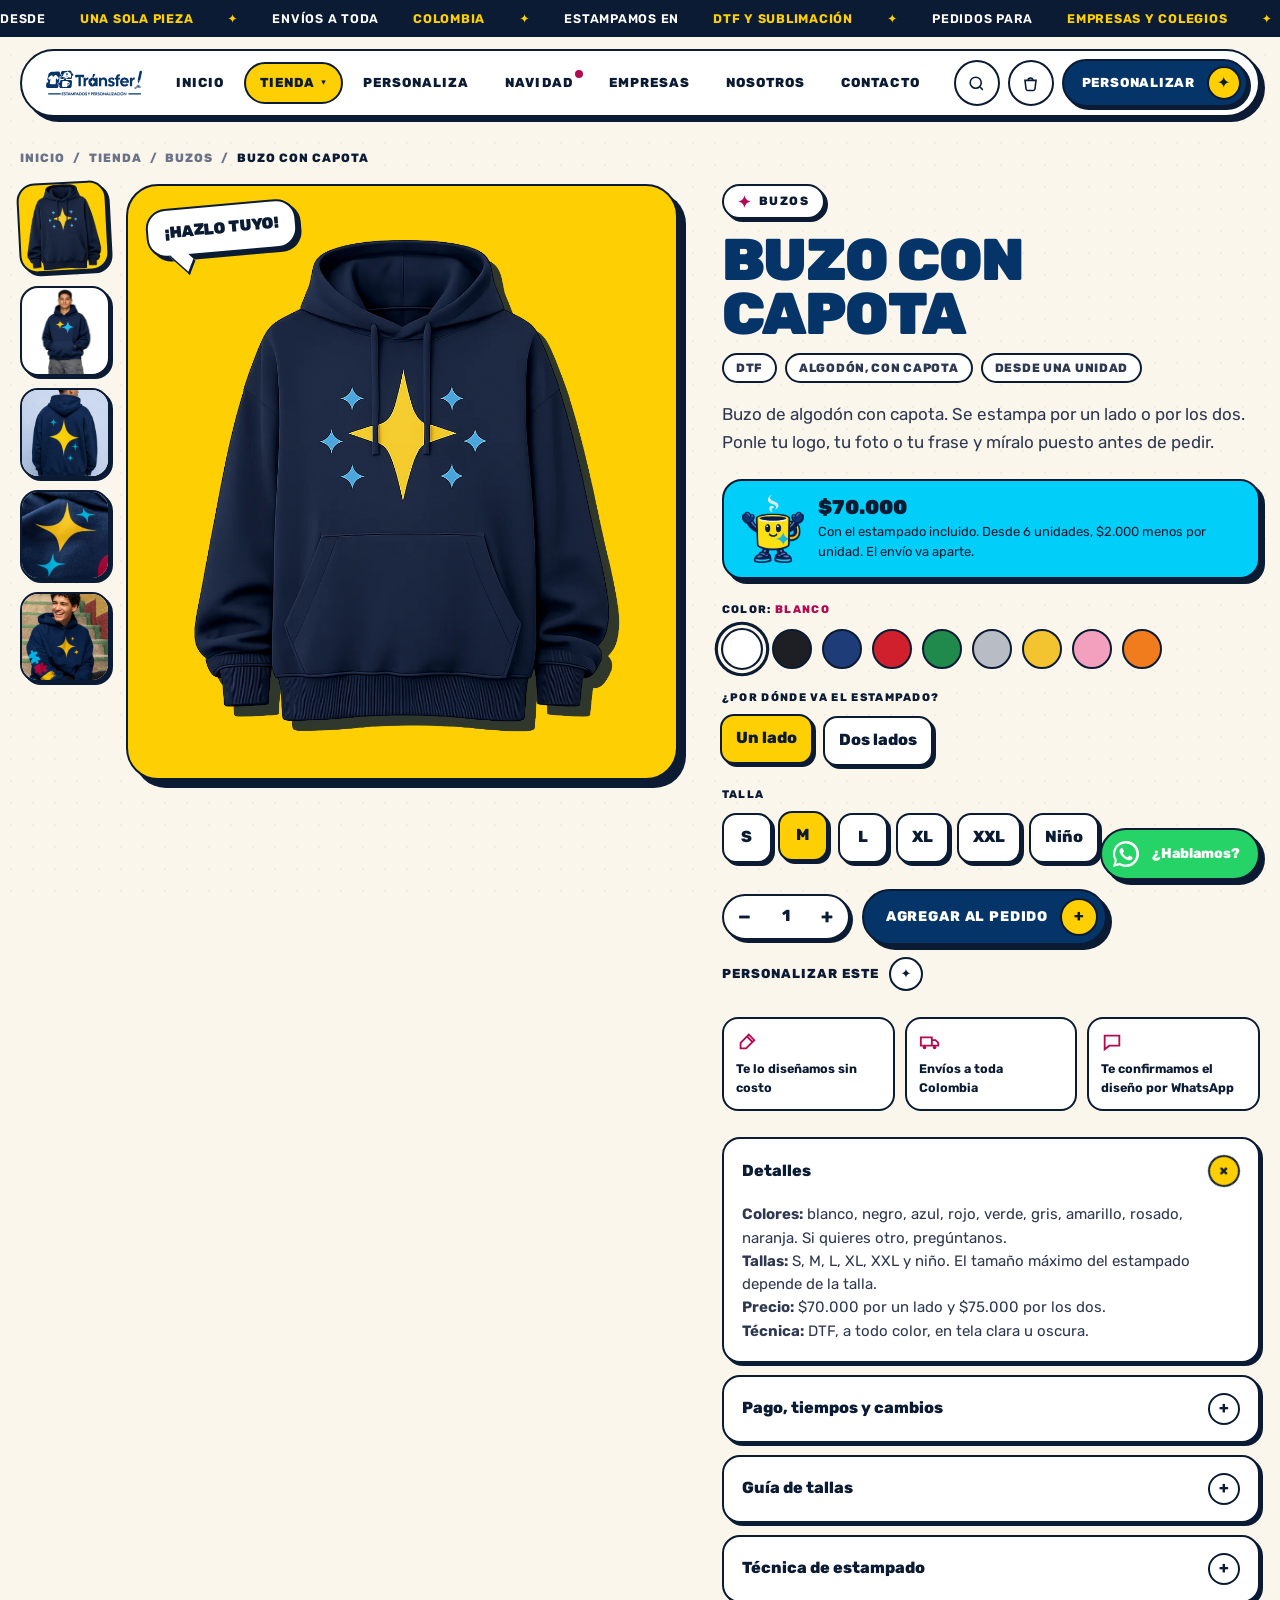
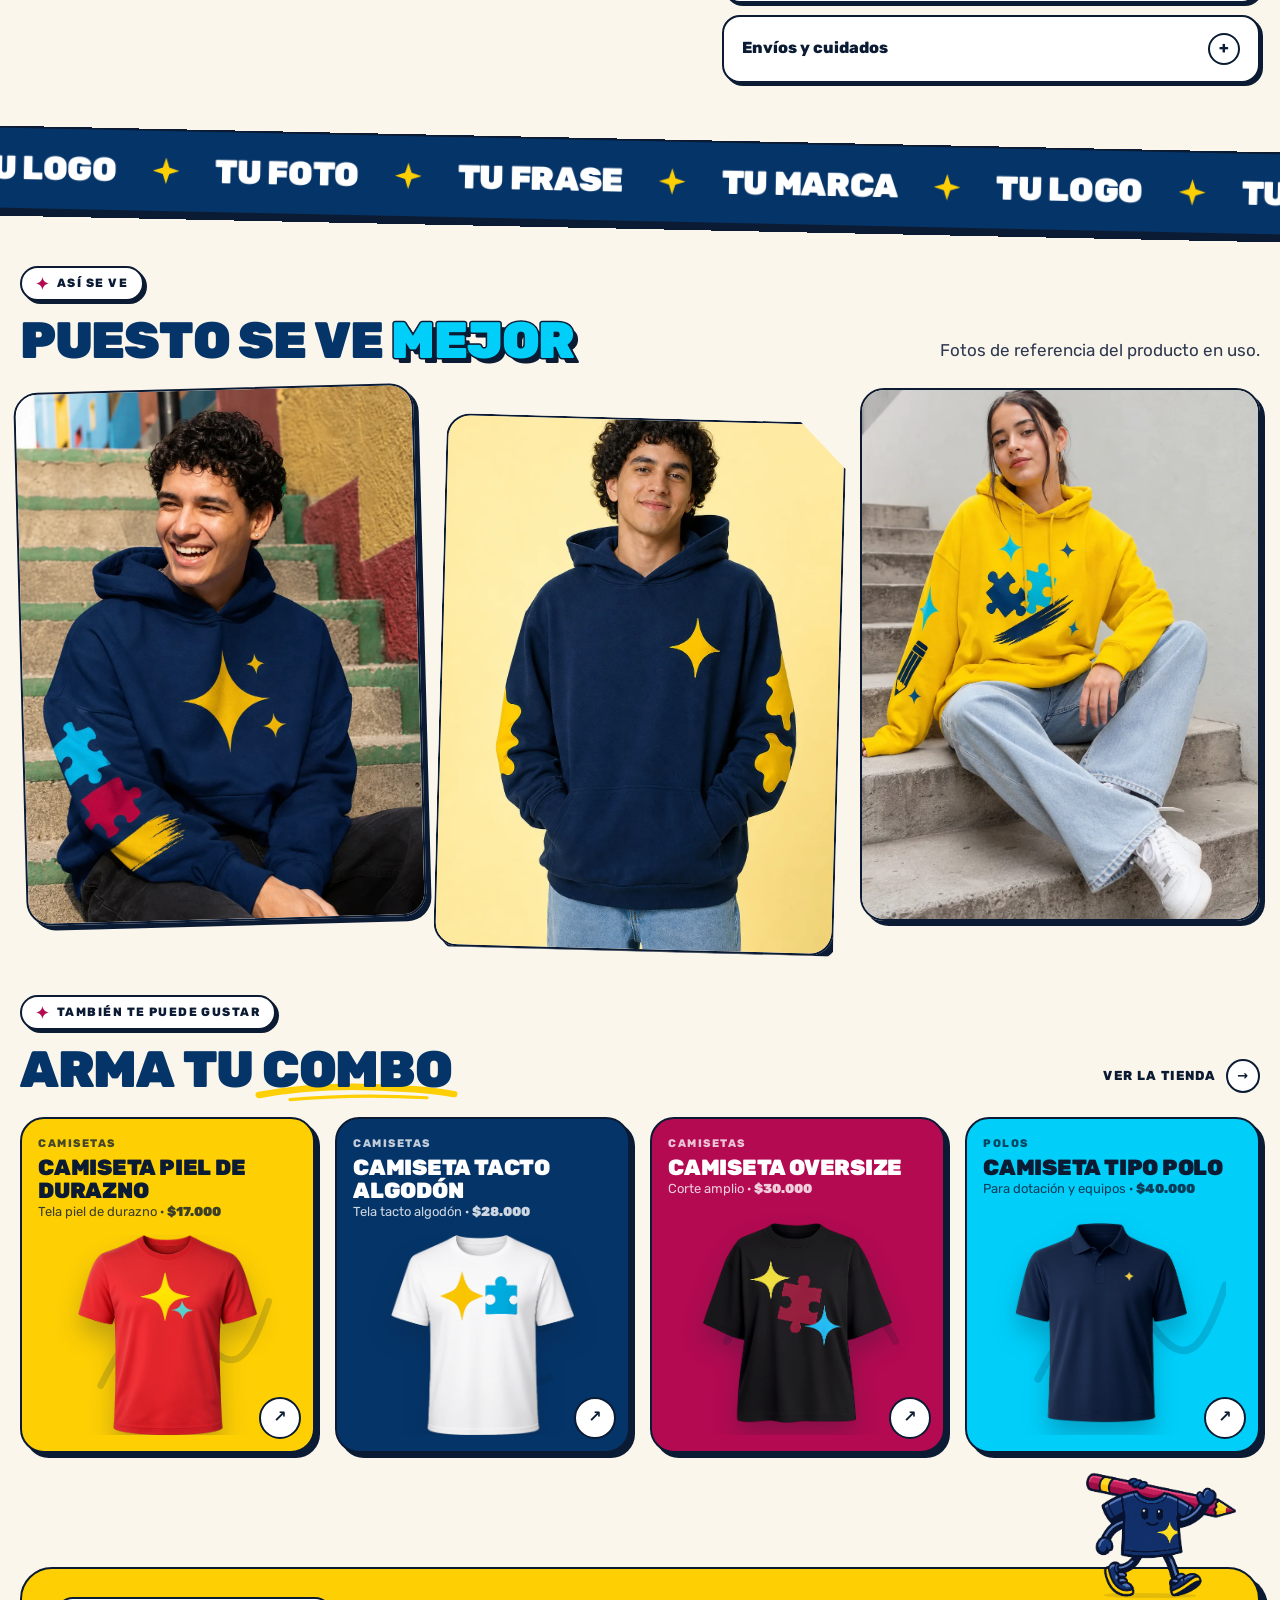
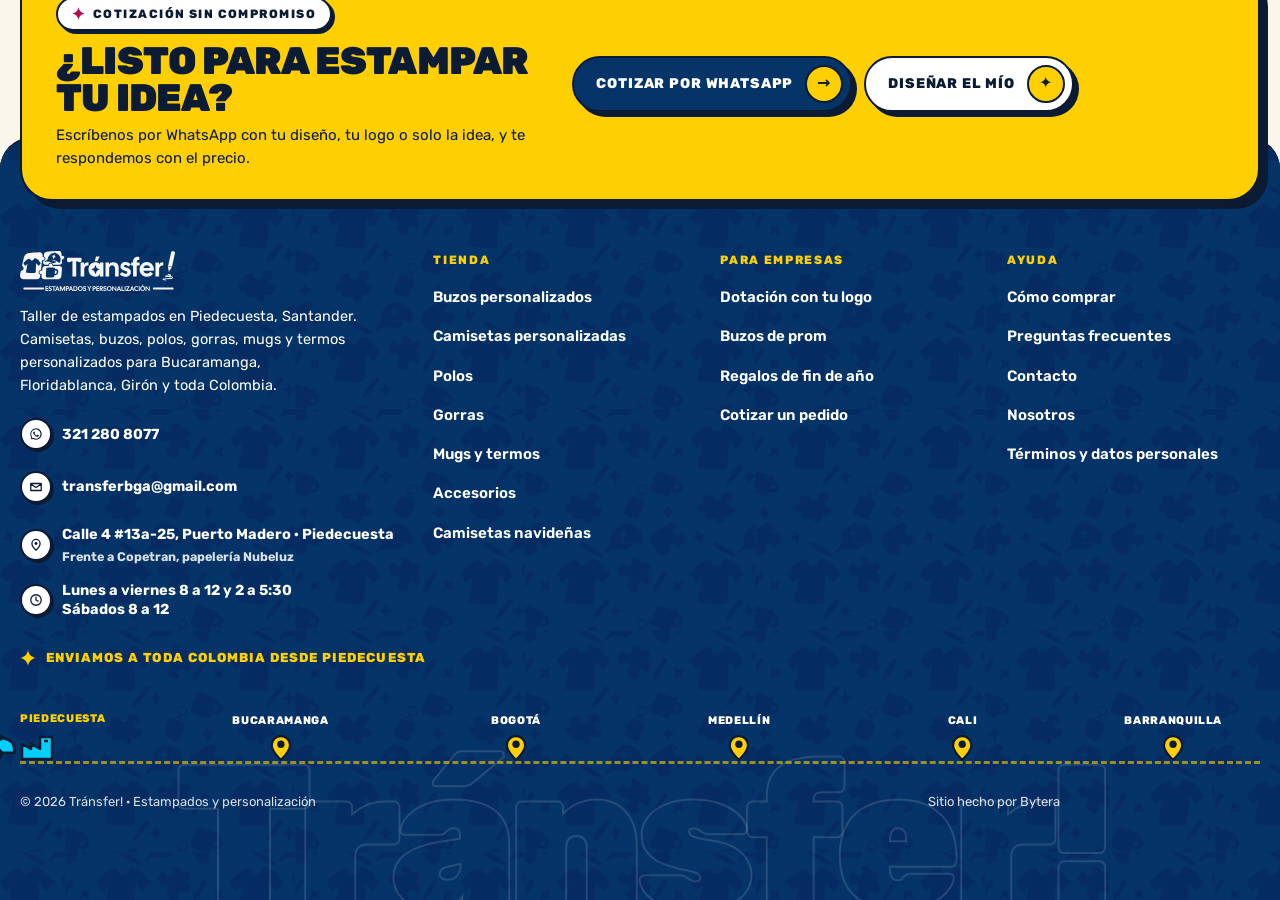
<file: sitio/producto.html>
<!doctype html>
<html lang="es-CO">
<head>
<meta charset="utf-8">
<meta name="robots" content="noindex, nofollow">
<meta name="viewport" content="width=device-width, initial-scale=1">
<title>Producto personalizado con tu diseño · Tránsfer!</title>
<meta name="description" content="Con tu logo, tu foto o tu frase, y el estampado incluido en el precio. Míralo puesto antes de pedir. Envíos a toda Colombia.">
<meta property="og:type" content="website">
<meta property="og:locale" content="es_CO">
<meta property="og:site_name" content="Tránsfer!">
<meta property="og:title" content="Producto personalizado con tu diseño · Tránsfer!">
<meta property="og:description" content="Con tu logo, tu foto o tu frase, y el estampado incluido en el precio. Míralo puesto antes de pedir. Envíos a toda Colombia.">
<meta property="og:image" content="../img/heroe-buzo-azul.webp">
<meta name="theme-color" content="#053468">
<link rel="icon" href="../recursos/favicon.svg" type="image/svg+xml">
<link rel="stylesheet" href="assets/sistema.css?v=8bb46786">
<style>
.ficha{display:grid;grid-template-columns:1.1fr .9fr;gap:44px;align-items:start;padding-top:16px}
.galeria-p{display:grid;grid-template-columns:90px 1fr;gap:16px;position:sticky;top:110px}
.minis{display:flex;flex-direction:column;gap:12px}
.minis button{width:90px;height:90px;border:var(--borde);border-radius:18px;overflow:hidden;background:#fff;box-shadow:3px 3px 0 var(--tinta);transition:transform .2s var(--rebote)}
.minis button:hover{transform:translate(-2px,-2px)}
.minis button.on{background:var(--amarillo);transform:translate(-2px,-2px) rotate(-3deg)}
.minis img{width:100%;height:100%;object-fit:contain}
.minis img.cubre{object-fit:cover}
.principal{position:relative;aspect-ratio:1/1.08;border:var(--borde);border-radius:var(--r-panel);box-shadow:var(--sombra-g);overflow:hidden;background:var(--amarillo);display:grid;place-items:center}
.principal img{position:absolute;inset:9% 11%;width:78%;height:82%;object-fit:contain;filter:drop-shadow(10px 10px 0 rgba(11,27,51,.85));transition:opacity .25s,transform .45s var(--rebote)}
.principal img.cubre{inset:0;width:100%;height:100%;object-fit:cover;filter:none}
.principal img.cambiando{opacity:0;transform:scale(.92) rotate(-3deg)}
.principal .globo{z-index:2;left:18px;top:18px;transform:rotate(-5deg)}
.principal .zoom-lupa{position:absolute;right:16px;bottom:16px}
.info .h1{font-size:clamp(42px,4.6vw,68px);margin:14px 0 12px}
.sellos{display:flex;flex-wrap:wrap;gap:8px;margin-bottom:18px}
.sellos span{background:#fff;border:2px solid var(--tinta);border-radius:99px;padding:4px 12px;font-size:12px;font-weight:800;text-transform:uppercase;letter-spacing:.06em}
.precio{display:flex;align-items:center;gap:14px;background:var(--cian);border:var(--borde);border-radius:20px;padding:14px 18px;box-shadow:var(--sombra);margin:22px 0}
.precio b{font-size:20px;font-weight:900;color:var(--tinta);text-transform:uppercase;line-height:1.1}
.precio small{display:block;font-size:13px;color:var(--tinta)}
.precio img{width:62px}
.opcion{margin-bottom:20px}
.opcion>span{display:block;font-size:11px;font-weight:800;letter-spacing:.12em;text-transform:uppercase;color:var(--tinta);margin-bottom:10px}
.muestras{display:flex;gap:10px;flex-wrap:wrap}
.muestras button{width:40px;height:40px;border-radius:50%;border:var(--borde);transition:transform .2s var(--rebote)}
.muestras button.on{box-shadow:0 0 0 3px var(--crema),0 0 0 6px var(--tinta);transform:scale(1.05)}
.tallas{display:flex;gap:8px;flex-wrap:wrap}
.tallas button{padding:0 14px}
.opcion em{font-style:normal;color:var(--vino)}
.nota-color{font-size:14px;background:#fff;border:2px dashed rgba(11,27,51,.3);border-radius:14px;padding:10px 14px}
.tallas button{min-width:50px;height:50px;border:var(--borde);border-radius:14px;background:#fff;font-weight:800;color:var(--tinta);box-shadow:3px 3px 0 var(--tinta);transition:transform .15s,background .15s}
.tallas button.on{background:var(--amarillo);transform:translate(-2px,-2px)}
.comprar{display:flex;gap:12px;align-items:center;flex-wrap:wrap;margin:26px 0}
.garantias{display:grid;grid-template-columns:repeat(3,1fr);gap:10px;margin-bottom:26px}
.garantias div{background:#fff;border:2px solid var(--tinta);border-radius:16px;padding:12px;font-size:12.5px;font-weight:700;color:var(--tinta);display:flex;flex-direction:column;gap:6px}
.garantias svg{width:22px;height:22px;color:var(--vino)}
.tabla-t{width:100%;border-collapse:collapse;font-size:14px;margin-top:6px}
.tabla-t th,.tabla-t td{border:2px solid var(--tinta);padding:8px;text-align:center}
.tabla-t th{background:var(--amarillo);font-weight:800}
.puesto{display:grid;grid-template-columns:repeat(3,1fr);gap:20px}
.puesto .foto-tinta{aspect-ratio:3/4}
.puesto .foto-tinta:nth-child(2){transform:translateY(30px) rotate(1.5deg)}
.puesto .foto-tinta:nth-child(1){transform:rotate(-1.5deg)}
.rel{display:grid;grid-template-columns:repeat(4,1fr);gap:20px}
.rel .tarjeta{min-height:320px}
@media (max-width:1080px){.ficha{grid-template-columns:1fr}.galeria-p{position:relative;top:0}.rel{grid-template-columns:1fr 1fr}}
@media (max-width:640px){.info .h1{font-size:clamp(30px,9.2vw,42px)}.galeria-p{grid-template-columns:1fr}.minis{flex-direction:row;order:2;overflow-x:auto}.minis button{width:70px;height:70px;flex:none}.garantias{grid-template-columns:1fr}.puesto{grid-template-columns:1fr 1fr}.puesto .foto-tinta:nth-child(3){display:none}.rel{gap:14px}.rel .tarjeta{min-height:270px;padding:12px}.rel .tarjeta .img img{max-height:120px}.comprar .btn{width:100%;justify-content:space-between}}
</style>
</head>
<body data-pagina="tienda" class="cargando">
<main>
<section class="seccion" style="padding-top:20px">
  <div class="env">
    <div class="migas" data-revela><a href="index.html">Inicio</a>/<a href="tienda.html">Tienda</a>/<a id="miga-cat" href="tienda.html">Buzos</a>/<span id="miga-nom">Buzo con capota</span></div>
    <div class="ficha">
      <div class="galeria-p" data-revela>
        <div class="minis" id="minis"></div>
        <div class="principal" id="principal"><img id="foto" src="" alt=""><span class="globo flota">¡Hazlo tuyo!</span></div>
      </div>
      <div class="info">
        <span class="etiqueta" data-revela><svg><use href="#estrella"/></svg><span id="cat">Buzos</span></span>
        <h1 class="h1" id="nombre" data-revela style="--d:1">Buzo con capota</h1>
        <div class="sellos" id="sellos" data-revela style="--d:2"></div>
        <p class="lead" id="desc" data-revela style="--d:3"></p>
        <div class="precio" data-revela style="--d:4"><img class="mece" src="../img/ilus/taza.webp" alt=""><div><b id="precio-u"></b><small id="precio-n"></small></div></div>
        <div class="opcion" data-revela style="--d:5" id="op-color"><span>Color: <em id="color-n"></em></span><div class="muestras" data-grupo data-colores></div></div>
        <div class="opcion" data-revela style="--d:5" id="op-material"><span>Material</span><div class="tallas" data-grupo data-opciones></div></div>
        <div class="opcion" data-revela style="--d:6" id="op-lados"><span>¿Por dónde va el estampado?</span><div class="tallas" data-grupo data-lados><button class="on" data-dos="0">Un lado</button><button data-dos="1">Dos lados</button></div></div>
        <div class="opcion" data-revela style="--d:6" id="op-tallas"><span>Talla</span><div class="tallas" data-grupo data-tallas></div></div>
        <div class="comprar" data-revela style="--d:7">
          <div class="cantidad"><button aria-label="Menos">−</button><input data-cant value="1" aria-label="Cantidad"><button data-mas aria-label="Más">+</button></div>
          <button class="btn" type="button" id="agregar" data-agregar="buzo" data-iman>Agregar al pedido <i>+</i></button>
          <a class="enlace" id="ir-perso" href="personaliza.html">Personalizar este <i>✦</i></a>
        </div>
        <div class="garantias" data-escalona>
          <div><svg><use href="#i-pincel"/></svg>Te lo diseñamos sin costo</div>
          <div><svg><use href="#i-envio"/></svg>Envíos a toda Colombia</div>
          <div><svg><use href="#i-chat"/></svg>Te confirmamos el diseño por WhatsApp</div>
        </div>
        <div class="acordeon" data-escalona>
          <details open><summary>Detalles<i>+</i></summary><div class="resp" id="detalles"></div></details>
          <details><summary>Pago, tiempos y cambios<i>+</i></summary><div class="resp" id="resp-pago"></div></details>
          <details id="d-tallas"><summary>Guía de tallas<i>+</i></summary><div class="resp">Manejamos S, M, L, XL, XXL y tallas de niño. Si tienes duda con la tuya, pregúntanos por WhatsApp antes de pedir: el cambio de talla solo se hace sin estampar.</div></details>
          <details><summary>Técnica de estampado<i>+</i></summary><div class="resp">DTF para prendas de cualquier color. Sublimación para mugs, termos y accesorios.</div></details>
          <details><summary>Envíos y cuidados<i>+</i></summary><div class="resp">Enviamos a toda Colombia por transportadora; el envío lo pagas tú, según la ciudad. En Piedecuesta y Bucaramanga también puedes recoger gratis en el taller o pedir mensajero. Para que el estampado dure: lava al revés, con agua fría y sin blanqueador, seca a la sombra y no planches encima del diseño.</div></details>
        </div>
      </div>
    </div>
  </div>
</section>

<div class="franja azul"><div class="pista"><span>Tu logo</span><span>Tu foto</span><span>Tu frase</span><span>Tu marca</span><span>Tu logo</span><span>Tu foto</span><span>Tu frase</span><span>Tu marca</span><span>Tu logo</span><span>Tu foto</span><span>Tu frase</span><span>Tu marca</span></div></div>

<section class="seccion" id="puesto">
  <div class="env">
    <div class="cab-seccion"><div><span class="etiqueta" data-revela><svg><use href="#estrella"/></svg>Así se ve</span><h2 class="h2" data-palabras>Puesto se ve <span class="pegada cian">mejor</span></h2></div><p class="lead" data-revela>Fotos de referencia del producto en uso.</p></div>
    <div class="puesto" id="fotos-puesto" data-escalona></div>
  </div>
</section>

<section class="seccion" style="padding-top:30px">
  <div class="env">
    <div class="cab-seccion"><div><span class="etiqueta" data-revela><svg><use href="#estrella"/></svg>También te puede gustar</span><h2 class="h2" data-palabras>Arma tu <span class="trazo">combo</span></h2></div><a class="enlace" href="tienda.html" data-revela>Ver la tienda <i>→</i></a></div>
    <div class="rel" id="relacionados"></div>
  </div>
</section>
</main>
<script src="assets/datos.js?v=9697eb6b"></script>
<script src="assets/sitio.js?v=07cb5421"></script>
<script>
const {CATALOGO, tarjeta} = window.TRANSFER;
const {pesos, unidad, textoBaja} = window.TR_DATOS;
const id = new URLSearchParams(location.search).get('p') || 'buzo';
const p = CATALOGO.find(x => x.id === id) || CATALOGO[0];
const LIFESTYLE = {Buzos:'c-buzos', Camisetas:'c-camisetas', Gorras:'c-gorras', Mugs:'c-mugs', Termos:'c-termos', Accesorios:'promo-personaliza', Polos:'empresas-dotacion'};
const fotos = p.id === 'buzo'
  ? [[p.img,0],['../img/recortes/modelo-hombre-buzo.webp',0],['../img/prod-espalda-modelo.webp',1],['../img/detalle-estampado.webp',1],['../img/prod-lifestyle.webp',1]]
  : p.sinFoto ? [[p.img,0]]
  : [[p.img,0],['../img/' + LIFESTYLE[p.cat] + '.webp',1],['../img/' + (p.tecnica === 'DTF' ? 'detalle-estampado' : p.cat === 'Mugs' ? 'trabajo-mugs' : 'kit-marca') + '.webp',1]];
const fondo = {'t-amarillo':'var(--amarillo)','t-cian':'var(--cian)','t-vino':'var(--vino)','t-azul':'var(--azul)'}[p.tono];
document.title = p.nombre + ' con tu diseño · ' + pesos(p.precio) + ' · Tránsfer!';
const descSeo = p.detalle + ' ' + pesos(p.precio) + ' con el estampado incluido. Taller en Piedecuesta, envíos a toda Colombia.';
document.querySelector('meta[name="description"]').setAttribute('content', descSeo);
document.querySelector('meta[property="og:title"]')?.setAttribute('content', document.title);
document.querySelector('meta[property="og:description"]')?.setAttribute('content', descSeo);
const ld = document.createElement('script'); ld.type = 'application/ld+json';
ld.textContent = JSON.stringify([{"@context":"https://schema.org","@type":"Product","name":p.nombre,"category":p.cat,"image":p.img,"description":descSeo,"sku":p.sku||undefined,"brand":{"@type":"Brand","name":"Tránsfer!"},"offers":{"@type":"Offer","price":p.precio,"priceCurrency":"COP"}},
  {"@context":"https://schema.org","@type":"BreadcrumbList","itemListElement":[{"@type":"ListItem","position":1,"name":"Inicio","item":"index.html"},{"@type":"ListItem","position":2,"name":"Tienda","item":"tienda.html"},{"@type":"ListItem","position":3,"name":p.cat,"item":"tienda.html#"+p.cat},{"@type":"ListItem","position":4,"name":p.nombre}]}]);
document.head.appendChild(ld);
['nombre','miga-nom'].forEach(x => document.getElementById(x).textContent = p.nombre);
document.getElementById('cat').textContent = p.cat; document.getElementById('miga-cat').textContent = p.cat; document.getElementById('miga-cat').href = 'tienda.html#' + p.cat;
const $id = x => document.getElementById(x);
$id('sellos').innerHTML = [p.tecnica, p.sub, 'Desde una unidad'].map(x => `<span>${x}</span>`).join('');
$id('desc').textContent = p.detalle + (p.perso ? ' Ponle tu logo, tu foto o tu frase y míralo puesto antes de pedir.' : ' Mándanos tu foto, tu logo o solo la idea y lo diseñamos por ti, sin costo.');
$id('detalles').innerHTML = [p.colores && p.colores.length > 1 ? '<b>Colores:</b> ' + p.colores.map(c => c[0].toLowerCase()).join(', ') + '. Si quieres otro, pregúntanos.' : '', p.tallas ? '<b>Tallas:</b> S, M, L, XL, XXL y niño. El tamaño máximo del estampado depende de la talla.' : '', p.cat === 'Mugs' ? '<b>Estampado:</b> de asa a asa, en una hoja de 20 × 11 cm.' : '', p.cat === 'Termos' && p.perso ? '<b>Estampado:</b> completo, alrededor del termo.' : '', p.dos ? `<b>Precio:</b> ${pesos(p.precio)} por un lado y ${pesos(p.dos)} por los dos.` : '', p.tecnica === 'DTF' ? '<b>Técnica:</b> DTF, a todo color, en tela clara u oscura.' : '<b>Técnica:</b> sublimación; el diseño queda dentro del material.'].filter(Boolean).join('<br>');
$id('resp-pago').innerHTML = 'Con el 50 % empezamos a producir y el resto lo pagas antes del envío o al recoger. Pagas en línea con Mercado Pago, por Nequi o Daviplata, o en efectivo en el taller.<br><br>Un pedido pequeño se produce en 1 día hábil y uno de 10 unidades en 2; en diciembre, de 2 a 3. Si no lo tenemos en existencia, lo conseguimos en 3 días.<br><br>Puedes cancelar antes de que empecemos a producir. El cambio de talla solo se hace sin estampar. <a href="legal.html">Ver términos</a>.';
$id('agregar').dataset.agregar = p.id;
const irP = $id('ir-perso');
if (p.perso) irP.href = 'personaliza.html?producto=' + p.perso + '&tipo=' + p.id;
else { irP.href = '#'; irP.dataset.disenamelo = {portavasos: 'Portavasos', llavero: 'Llavero', lapicero: 'Lapicero', lamina: 'Lámina portarretrato', rompecabezas: 'Rompecabezas', 'reno-navidad': 'Reno de Navidad'}[p.id] || ''; irP.innerHTML = 'Mandar mi foto o mi idea <i>✦</i>'; }
// Opciones reales de cada producto: color, material, lados y talla
const boton = (txt, on, extra = '') => `<button type="button" class="${on ? 'on' : ''}" ${extra}>${txt}</button>`;
if (p.colores && p.colores.length > 1) { document.querySelector('[data-colores]').innerHTML = p.colores.map(([n, h], k) => `<button type="button" class="${k ? '' : 'on'}" style="background:${h}" title="${n}" aria-label="${n}"></button>`).join(''); $id('color-n').textContent = p.colores[0][0]; }
else if (p.id === 'mug-color') { document.querySelector('[data-colores]').outerHTML = '<p class="nota-color">Dinos qué color de interior y asa quieres al pedir por WhatsApp o en el personalizador.</p>'; }
else $id('op-color').remove();
if (p.opciones) document.querySelector('[data-opciones]').innerHTML = p.opciones.map((o, k) => boton(o, !k)).join(''); else $id('op-material').remove();
if (!p.dos) $id('op-lados').remove();
if (p.tallas) document.querySelector('[data-tallas]').innerHTML = p.tallas.map(x => boton(x, x === 'M')).join(''); else { $id('op-tallas').remove(); $id('d-tallas').remove(); }
const cantEl = document.querySelector('[data-cant]');
function precio() {
  const dosLados = document.querySelector('[data-lados] .on')?.dataset.dos === '1', n = Math.max(1, +cantEl.value || 1), u = unidad(p, {dosLados, total: n});
  $id('precio-u').textContent = n > 1 ? `${pesos(u)} c/u · ${pesos(u * n)}` : pesos(u);
  $id('precio-n').textContent = 'Con el estampado incluido.' + (p.baja ? ' ' + textoBaja(p) + '.' : '') + ' El envío va aparte.';
}
document.addEventListener('input', e => { if (e.target === cantEl) precio(); });
document.querySelectorAll('[data-lados], [data-colores]').forEach(g => g.addEventListener('click', e => setTimeout(() => { precio(); const c = document.querySelector('[data-colores] .on'); if (c) $id('color-n').textContent = c.title; })));
precio();
const principal = document.getElementById('principal'), foto = document.getElementById('foto'), minis = document.getElementById('minis');
principal.style.background = fondo;
minis.innerHTML = fotos.map(([src, c], i) => `<button class="${i ? '' : 'on'}" data-i="${i}" aria-label="Foto ${i + 1}"><img class="${c ? 'cubre' : ''}" src="${src}" alt=""></button>`).join('');
function ver(i) { const [src, c] = fotos[i]; foto.classList.add('cambiando'); setTimeout(() => { foto.src = src; foto.className = c ? 'cubre' : ''; }, 200); minis.querySelectorAll('button').forEach((b, k) => b.classList.toggle('on', k === i)); }
foto.src = fotos[0][0]; foto.alt = p.nombre;
minis.addEventListener('click', e => { const b = e.target.closest('button'); if (b) ver(+b.dataset.i); });
document.getElementById('fotos-puesto').innerHTML = (p.cat === 'Buzos' ? ['prod-lifestyle','c-buzos','look-amarillo'] : p.cat === 'Mugs' ? ['c-mugs', 'trabajo-mugs', 'ig-4'] : p.cat === 'Gorras' ? ['c-gorras', 'trabajo-gorras', 'cat-gorras'] : p.cat === 'Termos' ? ['c-termos', 'cat-termos', 'kit-marca'] : p.cat === 'Accesorios' ? ['c-llaveros', 'kit-marca', 'ig-6'] : p.cat === 'Polos' ? ['empresas-dotacion', 'emp-eventos', 'nos-empaque'] : [LIFESTYLE[p.cat], 'ig-2', 'trabajo-camisetas']).map((f, i) => `<div class="foto-tinta ${i === 1 ? 'muesca' : ''}"><img src="../img/${f}.webp" alt="" loading="lazy"></div>`).join('');
const rel = CATALOGO.filter(x => x.id !== p.id).sort((a, b) => (b.cat === p.cat) - (a.cat === p.cat)).slice(0, 4);
document.getElementById('relacionados').innerHTML = rel.map((x, i) => tarjeta(x, i)).join('');
</script>
</body>
</html>
</file>
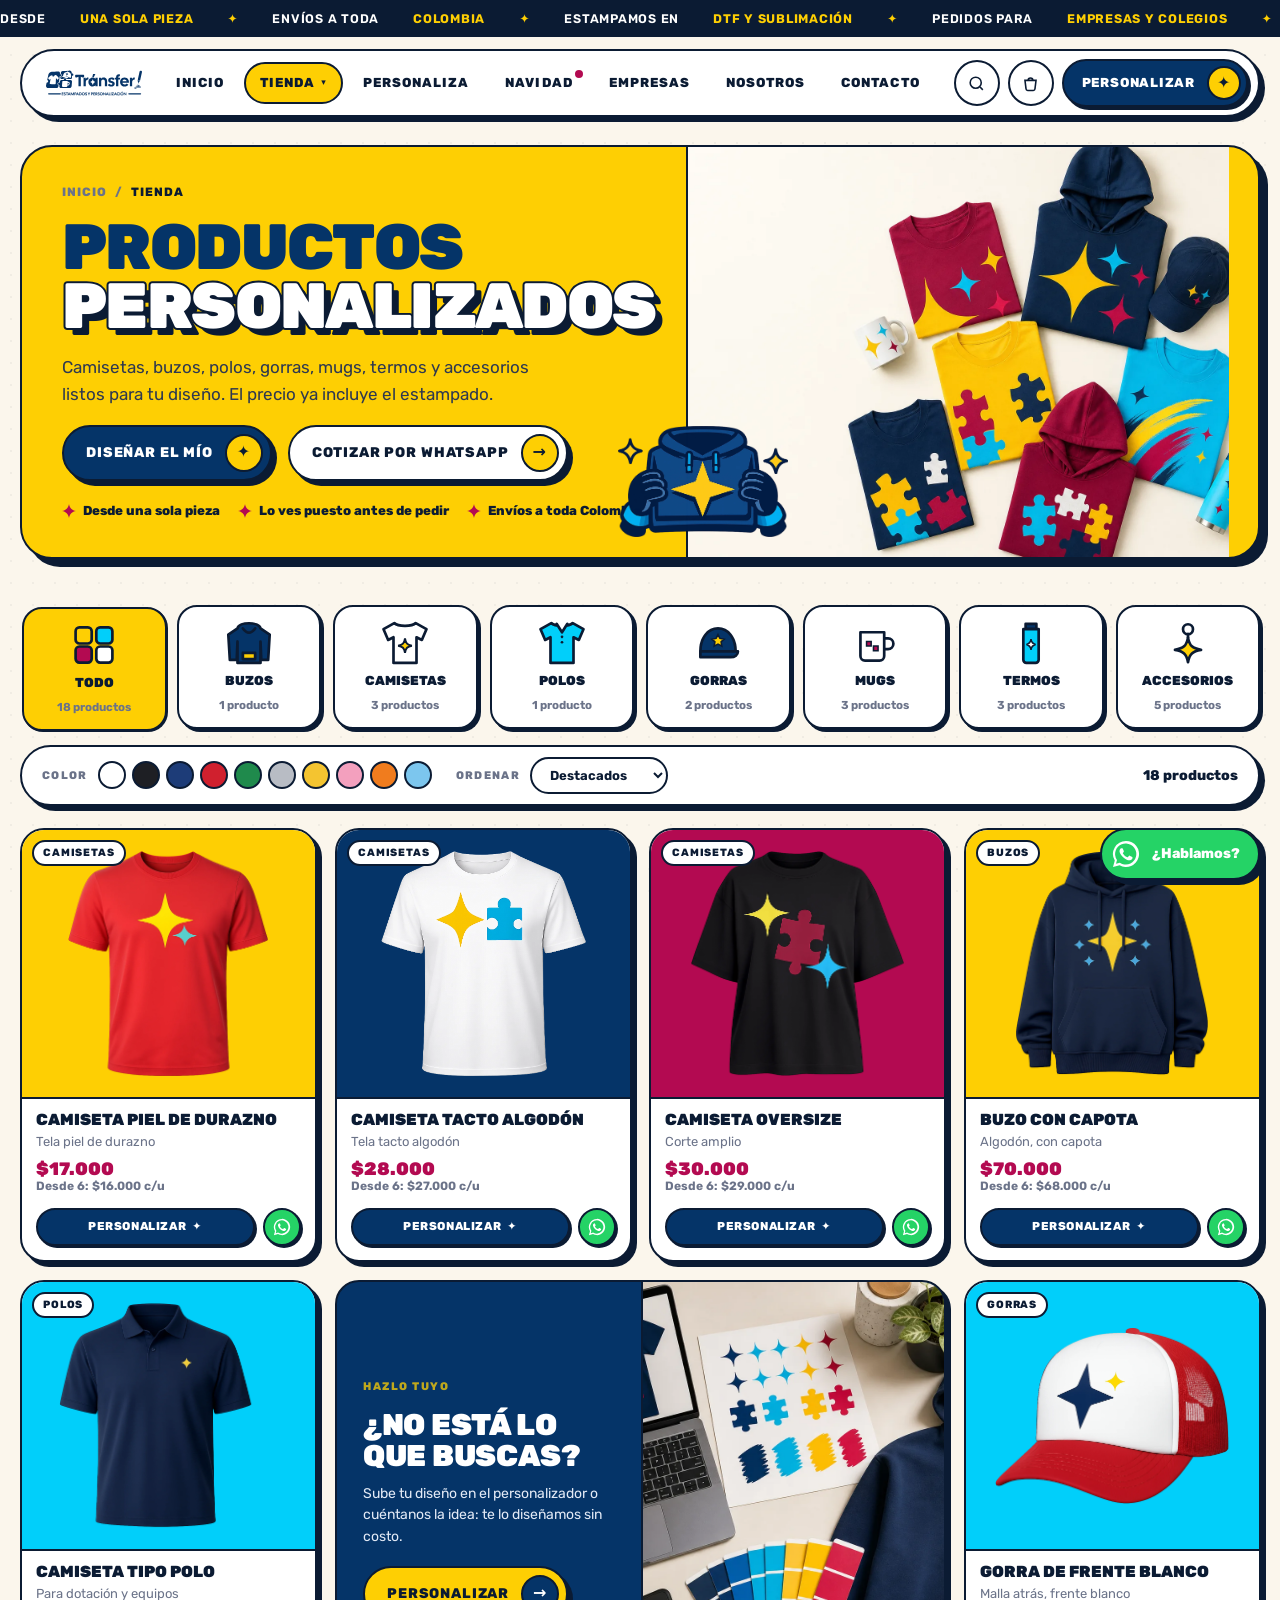
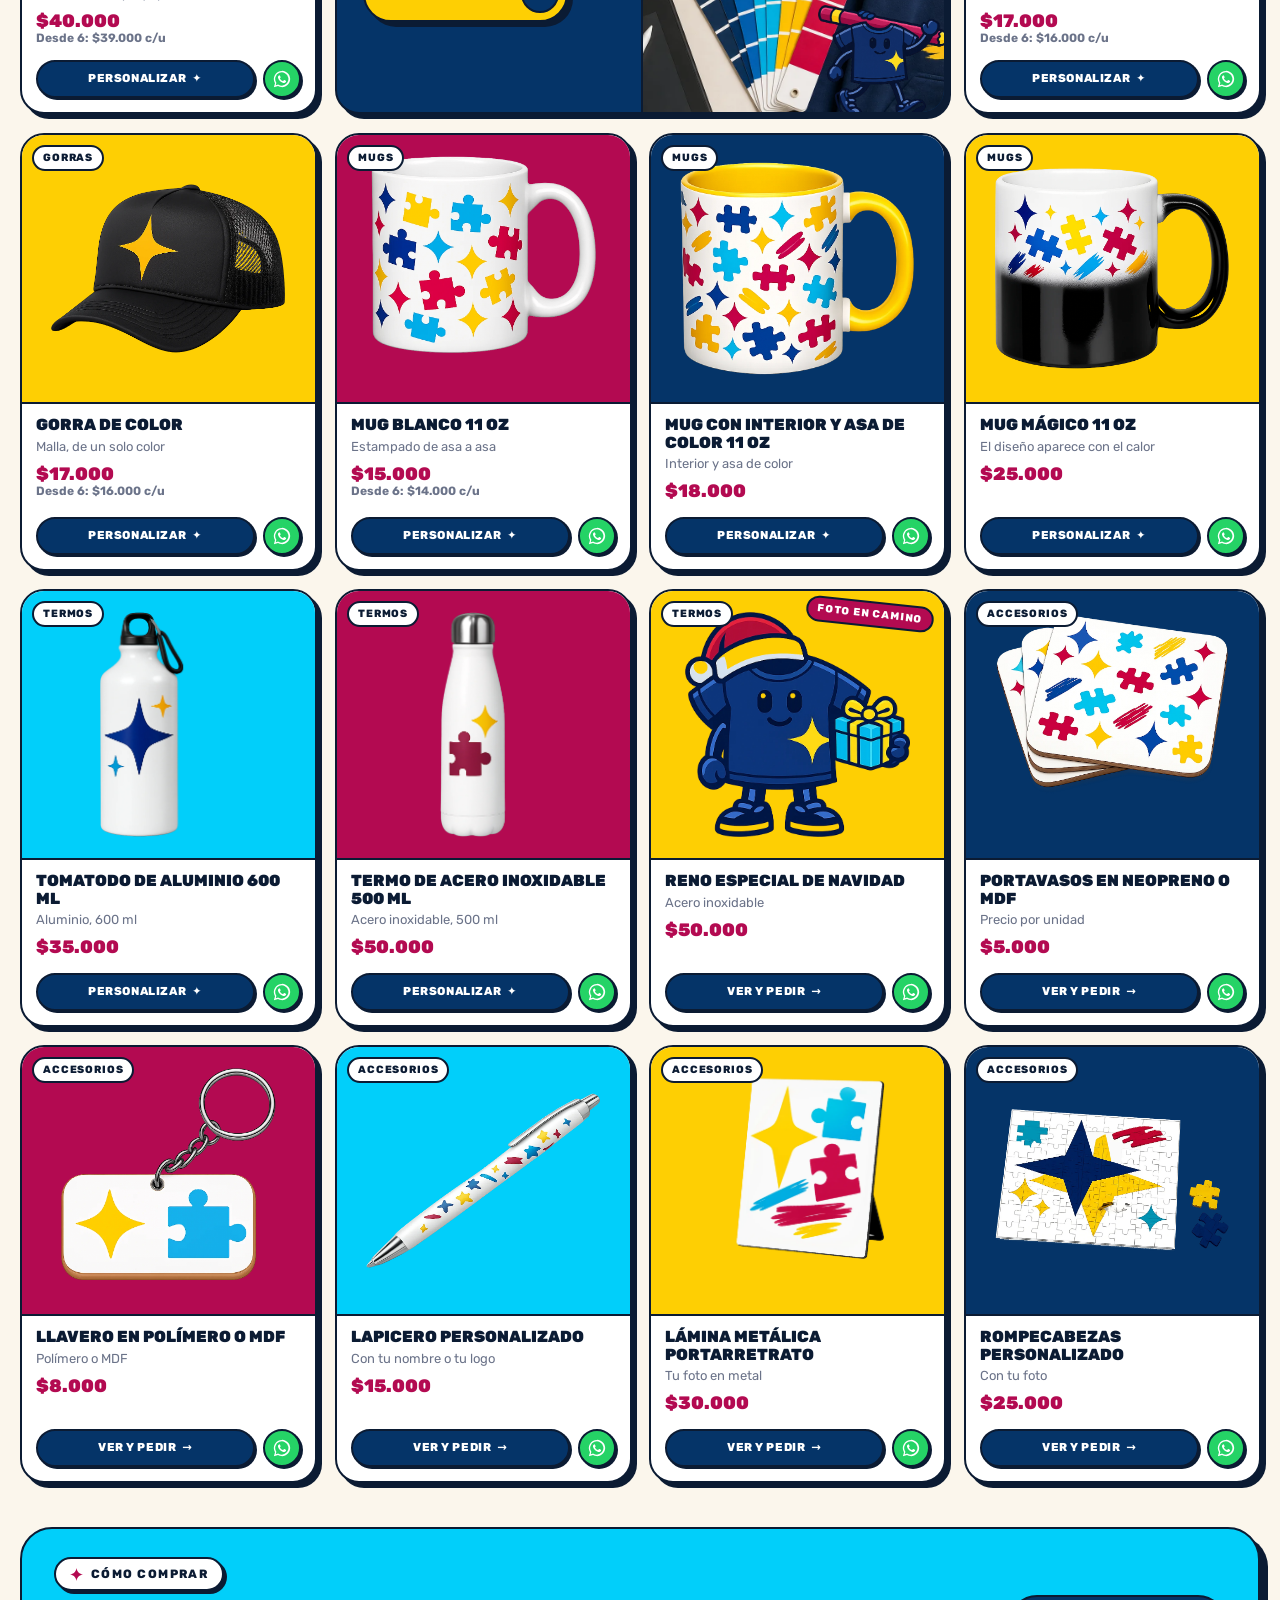
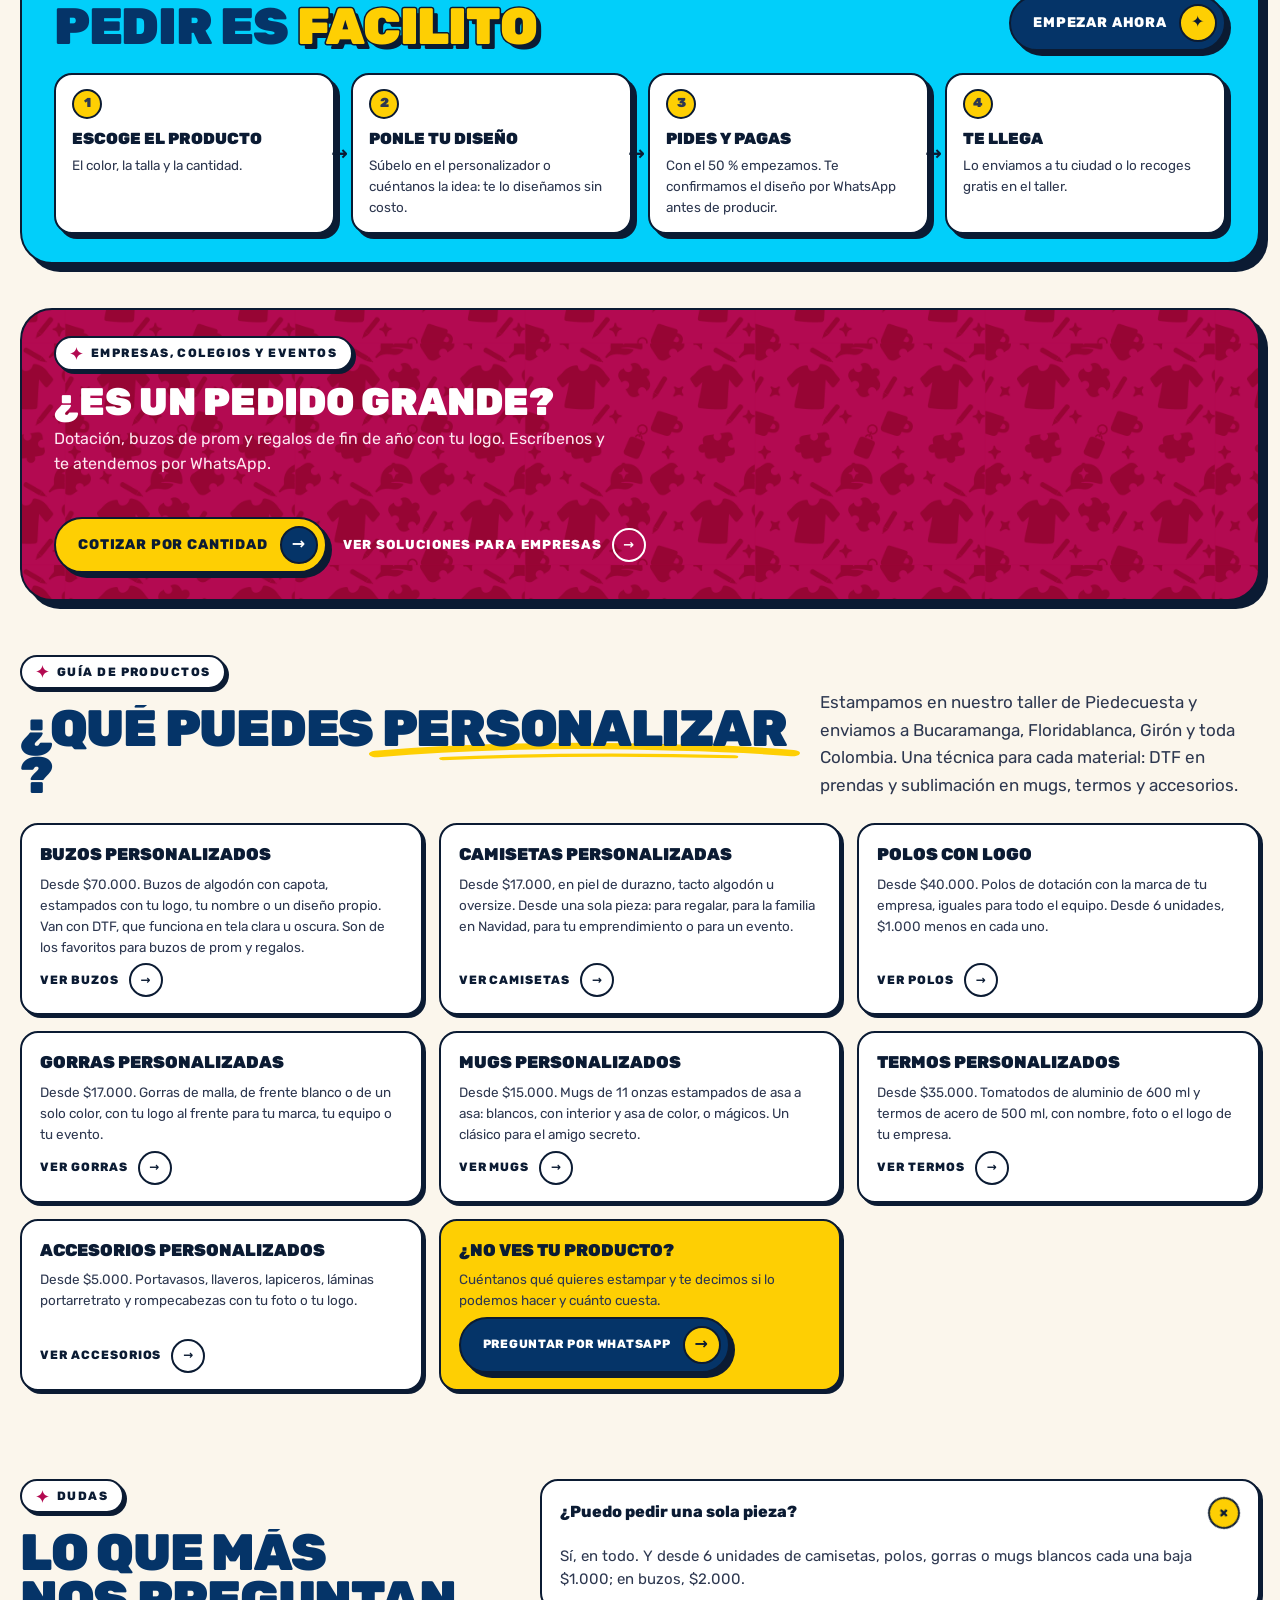
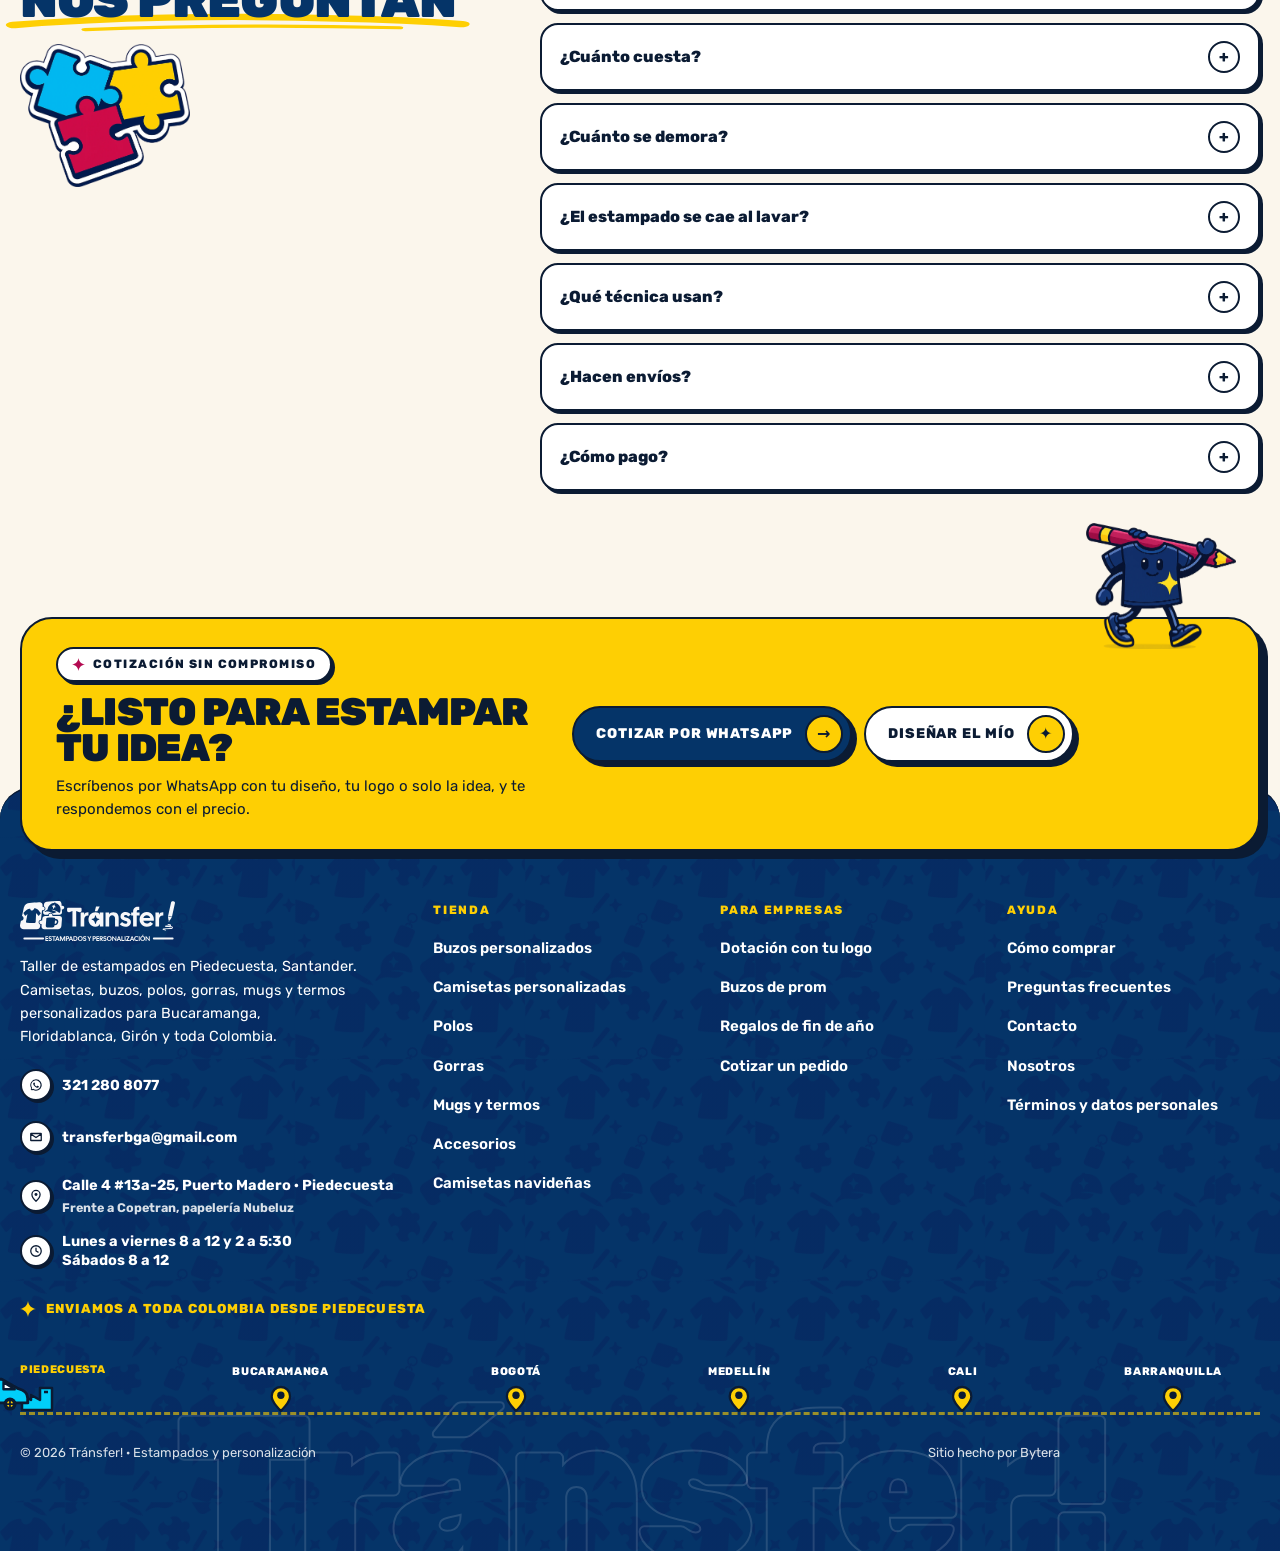
<file: sitio/tienda.html>
<!doctype html>
<html lang="es-CO">
<head>
<meta charset="utf-8">
<meta name="robots" content="noindex, nofollow">
<meta name="viewport" content="width=device-width, initial-scale=1">
<title>Productos para personalizar: camisetas, buzos, gorras y mugs · Tránsfer!</title>
<meta name="description" content="Camisetas desde $17.000, buzos desde $70.000, gorras, polos, mugs, termos y accesorios personalizados, con el estampado incluido. Envíos a toda Colombia.">
<meta property="og:type" content="website">
<meta property="og:locale" content="es_CO">
<meta property="og:site_name" content="Tránsfer!">
<meta property="og:title" content="Productos para personalizar: camisetas, buzos, gorras y mugs · Tránsfer!">
<meta property="og:description" content="Camisetas desde $17.000, buzos desde $70.000, gorras, polos, mugs, termos y accesorios personalizados, con el estampado incluido. Envíos a toda Colombia.">
<meta property="og:image" content="../img/heroe-buzo-azul.webp">
<meta name="theme-color" content="#053468">
<script type="application/ld+json">{"@context": "https://schema.org", "@type": "FAQPage", "mainEntity": [{"@type": "Question", "name": "¿Puedo pedir una sola pieza?", "acceptedAnswer": {"@type": "Answer", "text": "Sí, en todo. Y desde 6 unidades de camisetas, polos, gorras o mugs blancos cada una baja $1.000; en buzos, $2.000."}}, {"@type": "Question", "name": "¿Cuánto cuesta?", "acceptedAnswer": {"@type": "Answer", "text": "Cada producto tiene su precio, con el estampado incluido. Agrégalo al pedido y ves el total; el envío va aparte, según tu ciudad."}}, {"@type": "Question", "name": "¿Cuánto se demora?", "acceptedAnswer": {"@type": "Answer", "text": "Un pedido pequeño se produce en 1 día hábil y uno de 10 unidades en 2. En diciembre son de 2 a 3 días. Si no tenemos el producto en existencia, lo conseguimos en 3 días. El envío se cuenta aparte."}}, {"@type": "Question", "name": "¿El estampado se cae al lavar?", "acceptedAnswer": {"@type": "Answer", "text": "No, si se aplica bien y la cuidas: lava al revés, con agua fría y sin blanqueador, seca a la sombra y no planches encima del diseño."}}, {"@type": "Question", "name": "¿Qué técnica usan?", "acceptedAnswer": {"@type": "Answer", "text": "DTF para prendas de cualquier color y sublimación para mugs, termos y accesorios como llaveros, portavasos y rompecabezas."}}, {"@type": "Question", "name": "¿Hacen envíos?", "acceptedAnswer": {"@type": "Answer", "text": "Sí, a toda Colombia por transportadora, desde Piedecuesta. En Piedecuesta y Bucaramanga también puedes recoger gratis en el taller o pedir mensajero."}}, {"@type": "Question", "name": "¿Cómo pago?", "acceptedAnswer": {"@type": "Answer", "text": "En línea con Mercado Pago, por Nequi o Daviplata, o en efectivo en el taller. Con el 50 % empezamos a producir y el resto lo pagas antes del envío o al recoger."}}]}</script>
<script type="application/ld+json">{"@context": "https://schema.org", "@type": "ItemList", "name": "Productos personalizados Tránsfer!", "itemListElement": [{"@type": "ListItem", "position": 1, "name": "Camiseta piel de durazno", "url": "producto.html?p=camiseta-durazno"}, {"@type": "ListItem", "position": 2, "name": "Camiseta tacto algodón", "url": "producto.html?p=camiseta-algodon"}, {"@type": "ListItem", "position": 3, "name": "Camiseta oversize", "url": "producto.html?p=camiseta-oversize"}, {"@type": "ListItem", "position": 4, "name": "Buzo con capota", "url": "producto.html?p=buzo"}, {"@type": "ListItem", "position": 5, "name": "Camiseta tipo polo", "url": "producto.html?p=polo"}, {"@type": "ListItem", "position": 6, "name": "Gorra de frente blanco", "url": "producto.html?p=gorra-trucker"}, {"@type": "ListItem", "position": 7, "name": "Gorra de color", "url": "producto.html?p=gorra-color"}, {"@type": "ListItem", "position": 8, "name": "Mug blanco 11 oz", "url": "producto.html?p=mug"}, {"@type": "ListItem", "position": 9, "name": "Mug con interior y asa de color 11 oz", "url": "producto.html?p=mug-color"}, {"@type": "ListItem", "position": 10, "name": "Mug mágico 11 oz", "url": "producto.html?p=mug-magico"}, {"@type": "ListItem", "position": 11, "name": "Tomatodo de aluminio 600 ml", "url": "producto.html?p=tomatodo"}, {"@type": "ListItem", "position": 12, "name": "Termo de acero inoxidable 500 ml", "url": "producto.html?p=termo-acero"}, {"@type": "ListItem", "position": 13, "name": "Reno especial de Navidad", "url": "producto.html?p=reno-navidad"}, {"@type": "ListItem", "position": 14, "name": "Portavasos en neopreno o MDF", "url": "producto.html?p=portavasos"}, {"@type": "ListItem", "position": 15, "name": "Llavero en polímero o MDF", "url": "producto.html?p=llavero"}, {"@type": "ListItem", "position": 16, "name": "Lapicero personalizado", "url": "producto.html?p=lapicero"}, {"@type": "ListItem", "position": 17, "name": "Lámina metálica portarretrato", "url": "producto.html?p=lamina"}, {"@type": "ListItem", "position": 18, "name": "Rompecabezas personalizado", "url": "producto.html?p=rompecabezas"}]}</script>
<link rel="icon" href="../recursos/favicon.svg" type="image/svg+xml">
<script type="application/ld+json">{"@context": "https://schema.org", "@type": "BreadcrumbList", "itemListElement": [{"@type": "ListItem", "position": 1, "name": "Inicio", "item": "index.html"}, {"@type": "ListItem", "position": 2, "name": "Tienda", "item": "tienda.html"}]}</script>
<link rel="stylesheet" href="assets/sistema.css?v=8bb46786">
<style>
.cabecera .panel{background:var(--amarillo)}
.cabecera .panel{min-height:0}
.garantias{list-style:none;display:flex;flex-wrap:wrap;gap:8px 18px;margin-top:20px}
.garantias li{display:flex;align-items:center;gap:7px;font-weight:800;font-size:13px;color:var(--tinta)}
.garantias svg{width:14px;height:14px;color:var(--vino)}
.sr{position:absolute;width:1px;height:1px;overflow:hidden;clip:rect(0 0 0 0)}
.catalogo{padding-top:16px}
.cats-t{display:grid;grid-template-columns:repeat(8,1fr);gap:12px;margin-bottom:16px}
.cats-t button{display:flex;flex-direction:column;align-items:center;gap:6px;background:#fff;border:var(--borde);border-radius:20px;padding:14px 8px 12px;box-shadow:3px 3px 0 var(--tinta);cursor:pointer;transition:transform .2s var(--rebote),box-shadow .2s,background .2s}
.cats-t button:hover{transform:translate(-2px,-3px);box-shadow:5px 6px 0 var(--tinta)}
.cats-t button.on{background:var(--amarillo);transform:translate(2px,2px);box-shadow:1px 1px 0 var(--tinta)}
.cats-t svg{width:46px;height:44px;transition:transform .3s var(--rebote)}
.cats-t button:hover svg{transform:rotate(-8deg) scale(1.08)}
.cats-t b{font-weight:900;font-size:13px;text-transform:uppercase;color:var(--tinta)}
.cats-t small{font-size:11.5px;font-weight:700;color:var(--suave)}

.cabecera .foto img.sticker-ilus{position:absolute;inset:auto auto 20px -70px;width:170px;height:auto;object-fit:contain;z-index:3}
.filtros{position:sticky;top:92px;z-index:20;display:flex;flex-wrap:wrap;align-items:center;gap:14px 24px;background:#fff;border:var(--borde);border-radius:99px;padding:10px 20px;box-shadow:var(--sombra);margin-bottom:22px}
.filtros .grupo{display:flex;align-items:center;gap:10px}
.filtros .grupo>span{font-size:11px;font-weight:800;letter-spacing:.12em;text-transform:uppercase;color:var(--suave)}
.colores-f{display:flex;gap:6px;flex-wrap:wrap}
.colores-f button{flex:none;width:28px;height:28px;border-radius:50%;border:var(--borde);transition:transform .2s var(--rebote)}
.colores-f button:hover{transform:scale(1.15)}
.colores-f button.on{box-shadow:0 0 0 3px #fff,0 0 0 5px var(--tinta)}
.filtros select{border:var(--borde);border-radius:99px;padding:8px 14px;font:inherit;font-weight:700;font-size:13px;background:#fff;color:var(--tinta)}
.filtros .total{margin-left:auto;font-weight:800;font-size:14px;color:var(--tinta)}
.rejilla{display:grid;grid-template-columns:repeat(5,1fr);gap:18px}
.rejilla>*{animation:entra .5s var(--rebote) both}
.prod{display:flex;flex-direction:column;background:#fff;border:var(--borde);border-radius:var(--r-tarjeta);box-shadow:var(--sombra);overflow:hidden;transition:transform .25s var(--ease),box-shadow .25s}
.prod:hover{transform:translate(-3px,-3px);box-shadow:8px 8px 0 var(--tinta)}
.prod-img{position:relative;display:grid;place-items:center;aspect-ratio:1/.92;border-bottom:var(--borde);overflow:hidden}
.prod-img img{position:absolute;inset:8% 10%;width:80%;height:84%;object-fit:contain;transition:transform .45s var(--rebote)}
.prod:hover .prod-img img{transform:scale(1.08) rotate(-3deg)}
.prod-img .etq{position:absolute;z-index:2;left:10px;top:10px;background:#fff;border:2px solid var(--tinta);border-radius:99px;padding:3px 9px;font-weight:800;font-size:10.5px;letter-spacing:.08em;text-transform:uppercase;color:var(--tinta)}
.prod-img .nuevo{position:absolute;z-index:2;right:10px;top:10px;background:var(--vino);color:#fff;border:2px solid var(--tinta);border-radius:99px;padding:3px 9px;font-weight:800;font-size:10.5px;letter-spacing:.08em;text-transform:uppercase;transform:rotate(6deg)}
.prod-info{padding:12px 14px 14px;display:flex;flex-direction:column;gap:3px;flex:1}
.prod-nombre{font-weight:900;text-transform:uppercase;font-size:16px;line-height:1.1;color:var(--tinta)}
.prod-info .sub{font-size:13px;color:var(--suave)}
.prod-precio{font-weight:900;font-size:18px;color:var(--vino);line-height:1.15;margin-top:4px}.prod-precio small{display:block;font-size:12px;font-weight:700;color:var(--suave)}
.prod-acc{display:flex;gap:8px;margin-top:auto;padding-top:12px}
.btn-mini{flex:1;display:inline-flex;justify-content:center;align-items:center;gap:6px;background:var(--azul);color:#fff;border:var(--borde);border-radius:99px;padding:8px 10px;font-weight:800;font-size:11.5px;letter-spacing:.05em;text-transform:uppercase;box-shadow:2px 2px 0 var(--tinta);transition:transform .2s,box-shadow .2s}
.btn-mini:hover{transform:translate(-1px,-1px);box-shadow:3px 3px 0 var(--tinta);background:var(--vino)}
@media (max-width:640px){.btn-mini .est{display:none}.prod-img .nuevo{top:auto;bottom:10px}}
.btn-wa{flex:none;width:38px;height:38px;border-radius:50%;background:#25D366;color:#fff;border:var(--borde);display:grid;place-items:center;box-shadow:2px 2px 0 var(--tinta);transition:transform .2s var(--rebote)}
.btn-wa:hover{transform:rotate(-10deg) scale(1.08)}
.btn-wa svg{width:20px;height:20px}
.como{padding:28px 32px}
.como-cab{display:flex;justify-content:space-between;align-items:end;gap:20px;margin-bottom:22px}
.como-cab .h2{margin-top:12px}
.como-pasos{display:grid;grid-template-columns:repeat(4,1fr);gap:16px;counter-reset:p}
.como-pasos div{background:#fff;border:var(--borde);border-radius:18px;padding:14px 16px;box-shadow:var(--sombra);position:relative}
.como-pasos div:not(:last-child)::after{content:"→";position:absolute;right:-15px;top:50%;transform:translateY(-50%);font-weight:900;font-size:20px;color:var(--tinta);z-index:2}
.como-pasos b{display:grid;place-items:center;width:30px;height:30px;border-radius:50%;background:var(--amarillo);border:2px solid var(--tinta);font-weight:900;font-size:13px;margin-bottom:8px}
.como-pasos h3{font-size:16px;font-weight:900;text-transform:uppercase;color:var(--tinta);margin-bottom:4px}
.como-pasos p{font-size:13.5px}
.banda-emp{display:flex;justify-content:space-between;align-items:center;gap:24px;flex-wrap:wrap;padding:26px 32px}
.banda-t{font-weight:900;text-transform:uppercase;font-size:clamp(26px,3vw,40px);line-height:1;color:#fff;margin-top:12px}
.banda-s{color:#fde7f0;margin-top:6px;max-width:560px}
.enlace.claro{color:#fff}.enlace.claro i{border-color:#fff;color:#fff;background:transparent}
.guia{display:grid;grid-template-columns:repeat(4,1fr);gap:16px}
.guia-c{background:#fff;border:var(--borde);border-radius:18px;padding:16px 18px;box-shadow:3px 3px 0 var(--tinta);display:flex;flex-direction:column;gap:6px}
.guia-c h3{font-size:17px;font-weight:900;text-transform:uppercase;color:var(--tinta)}
.guia-c p{font-size:13.5px;flex:1}
.guia-c .enlace{font-size:12px}
.guia-c.cta{background:var(--amarillo)}
.guia-c.cta .btn{align-self:flex-start;font-size:12px}
@keyframes entra{from{opacity:0;transform:scale(.9) rotate(-2deg)}}
.rejilla .oculta{display:none}
.promo{grid-column:span 2;min-height:320px;display:grid;grid-template-columns:1fr 1fr;align-items:center;overflow:hidden;padding:0}
.promo .txt{padding:26px}
.promo .h3{font-size:30px;color:#fff;margin:12px 0 10px}
.promo p{font-size:14px;color:#e3eaf6;margin-bottom:18px}
.promo .img-p{align-self:stretch;position:relative;border-left:var(--borde)}
.promo .img-p img{position:absolute;inset:0;width:100%;height:100%;object-fit:cover}
.promo .img-p .mascota{position:absolute;inset:auto -14px -10px auto;width:140px;height:auto;object-fit:contain;z-index:2}
.vacio{grid-column:1/-1;text-align:center;padding:40px;font-weight:700;color:var(--suave)}
.vacio img{width:160px;margin:0 auto 14px}
.preguntas{display:grid;grid-template-columns:.8fr 1.2fr;gap:40px;align-items:start}
@media (max-width:1280px){.rejilla{grid-template-columns:repeat(4,1fr)}.guia{grid-template-columns:repeat(3,1fr)}}
@media (max-width:1080px){.cats-t{grid-template-columns:repeat(4,1fr)}.como-pasos{grid-template-columns:1fr 1fr}.como-pasos div::after{display:none}.guia{grid-template-columns:1fr 1fr}.rejilla{grid-template-columns:repeat(3,1fr)}.filtros{position:relative;top:0}.preguntas{grid-template-columns:1fr}.cabecera .foto .sticker-ilus{left:auto;right:10px;bottom:auto;top:-40px;width:110px}}
@media (max-width:640px){.cabecera .foto{min-height:190px}.cats-t{display:flex;overflow-x:auto;padding:4px 4px 10px;margin:0 -4px 12px;scrollbar-width:none}.cats-t button{flex:0 0 96px}.filtros{border-radius:22px;padding:10px 14px}.como{padding:22px 16px}.como-cab{flex-direction:column;align-items:start}.como-pasos{grid-template-columns:1fr}.banda-emp{padding:22px 18px}.guia{grid-template-columns:1fr}.rejilla{grid-template-columns:1fr 1fr}.prod-nombre{font-size:14px}.btn-mini{font-size:10.5px;padding:7px 6px}.btn-wa{width:34px;height:34px}}
@media (max-width:640px){.rejilla{gap:14px}.rejilla .tarjeta{min-height:280px;padding:12px}.rejilla .tarjeta .h3{font-size:17px}.rejilla .tarjeta .img{min-height:130px}.rejilla .tarjeta .img img{max-height:130px}.promo{grid-template-columns:1fr}.promo .img-p{min-height:180px;border-left:0;border-top:var(--borde)}.filtros .total{margin-left:0}}
</style>
</head>
<body data-pagina="tienda" class="cargando">
<main>
<section class="cabecera">
  <div class="env">
    <div class="panel">
      <div class="texto">
        <div class="migas"><a href="index.html">Inicio</a>/<span>Tienda</span></div>
        <h1 class="h1" data-palabras>Productos <span class="pegada blanca">personalizados</span></h1>
        <p class="lead" data-revela>Camisetas, buzos, polos, gorras, mugs, termos y accesorios listos para tu diseño. El precio ya incluye el estampado.</p>
        <div class="acciones-cab" data-revela><a class="btn" href="personaliza.html" data-iman>Diseñar el mío <i>✦</i></a><a class="btn blanco" href="https://wa.me/573212808077?text=Hola%20Tr%C3%A1nsfer!%2C%20quiero%20cotizar" data-iman>Cotizar por WhatsApp <i>→</i></a></div>
        <ul class="garantias" data-revela><li><svg><use href="#estrella"/></svg>Desde una sola pieza</li><li><svg><use href="#estrella"/></svg>Lo ves puesto antes de pedir</li><li><svg><use href="#estrella"/></svg>Envíos a toda Colombia</li></ul>
      </div>
      <div class="foto"><img src="../img/tienda-banner.webp" alt="Camisetas, buzos y mugs personalizados con estampado DTF y sublimación"><img class="sticker-ilus mece" src="../img/ilus/manos.webp" alt=""></div>
    </div>
  </div>
</section>

<section class="seccion catalogo">
  <div class="env">
    <h2 class="sr">Catálogo de productos personalizados</h2>
    <div class="cats-t" id="cats"><button data-f="" class="on"><svg viewBox="0 0 120 112" aria-hidden="true"><rect x="12" y="10" width="42" height="42" rx="10" fill="#FECF03" stroke="#0B1B33" stroke-width="7" stroke-linejoin="round" stroke-linecap="round"/><rect x="66" y="10" width="42" height="42" rx="10" fill="#01CFFA" stroke="#0B1B33" stroke-width="7" stroke-linejoin="round" stroke-linecap="round"/><rect x="12" y="60" width="42" height="42" rx="10" fill="#B30A51" stroke="#0B1B33" stroke-width="7" stroke-linejoin="round" stroke-linecap="round"/><rect x="66" y="60" width="42" height="42" rx="10" fill="#fff" stroke="#0B1B33" stroke-width="7" stroke-linejoin="round" stroke-linecap="round"/></svg><b>Todo</b><small data-cuenta-cat=""></small></button><button data-f="Buzos"><svg viewBox="0 0 120 112" aria-hidden="true"><path d="M30 18 L6 34 L10 100 L28 100 L30 52 L30 108 L90 108 L90 52 L92 100 L110 100 L114 34 L90 18 C86 0 34 0 30 18 Z" fill="#053468" stroke="#0B1B33" stroke-width="7" stroke-linejoin="round" stroke-linecap="round"/><path d="M44 18 Q60 40 76 18" fill="none" stroke="#0B1B33" stroke-width="7" stroke-linejoin="round" stroke-linecap="round"/><path d="M44 82h32v16H44z" fill="#FECF03" stroke="#0B1B33" stroke-width="7" stroke-linejoin="round" stroke-linecap="round"/></svg><b>Buzos</b><small data-cuenta-cat="Buzos"></small></button><button data-f="Camisetas"><svg viewBox="0 0 120 112" aria-hidden="true"><path d="M32 4 L4 20 L16 48 L30 41 L30 108 L90 108 L90 41 L104 48 L116 20 L88 4 C78 14 42 14 32 4 Z" fill="#fff" stroke="#0B1B33" stroke-width="7" stroke-linejoin="round" stroke-linecap="round"/><path d="M60 44 C62 57 66 61 78 63 C66 65 62 69 60 82 C58 69 54 65 42 63 C54 61 58 57 60 44 Z" fill="#FECF03" stroke="#0B1B33" stroke-width="5"/></svg><b>Camisetas</b><small data-cuenta-cat="Camisetas"></small></button><button data-f="Polos"><svg viewBox="0 0 120 112" aria-hidden="true"><path d="M32 4 L4 20 L16 48 L30 41 L30 108 L90 108 L90 41 L104 48 L116 20 L88 4 C78 14 42 14 32 4 Z" fill="#01CFFA" stroke="#0B1B33" stroke-width="7" stroke-linejoin="round" stroke-linecap="round"/><path d="M46 6 L60 28 L74 6" fill="#fff" stroke="#0B1B33" stroke-width="7" stroke-linejoin="round" stroke-linecap="round"/><circle cx="60" cy="40" r="3.5" fill="#0B1B33"/><circle cx="60" cy="54" r="3.5" fill="#0B1B33"/></svg><b>Polos</b><small data-cuenta-cat="Polos"></small></button><button data-f="Gorras"><svg viewBox="0 0 120 112" aria-hidden="true"><path d="M14 78c0-36 20-60 46-60s46 24 46 60z" fill="#053468" stroke="#0B1B33" stroke-width="7" stroke-linejoin="round" stroke-linecap="round"/><path d="M80 78h32c0 9-8 15-19 15H14V78z" fill="#053468" stroke="#0B1B33" stroke-width="7" stroke-linejoin="round" stroke-linecap="round"/><path d="M60 34l5 10 11 2-8 7 2 11-10-5-10 5 2-11-8-7 11-2z" fill="#FECF03" stroke="#0B1B33" stroke-width="4"/></svg><b>Gorras</b><small data-cuenta-cat="Gorras"></small></button><button data-f="Mugs"><svg viewBox="0 0 120 112" aria-hidden="true"><path d="M84 44h10a14 14 0 0 1 0 28H84" fill="none" stroke="#0B1B33" stroke-width="7" stroke-linejoin="round" stroke-linecap="round"/><path d="M22 28h62v62a12 12 0 0 1-12 12H34a12 12 0 0 1-12-12z" fill="#fff" stroke="#0B1B33" stroke-width="7" stroke-linejoin="round" stroke-linecap="round"/><path d="M38 52h12v12H38zM56 64h12v12H56z" fill="#B30A51" stroke="#0B1B33" stroke-width="4"/></svg><b>Mugs</b><small data-cuenta-cat="Mugs"></small></button><button data-f="Termos"><svg viewBox="0 0 120 112" aria-hidden="true"><path d="M46 6h28v14H46z" fill="#053468" stroke="#0B1B33" stroke-width="7" stroke-linejoin="round" stroke-linecap="round"/><path d="M40 20h40v80a8 8 0 0 1-8 8H48a8 8 0 0 1-8-8z" fill="#01CFFA" stroke="#0B1B33" stroke-width="7" stroke-linejoin="round" stroke-linecap="round"/><path d="M60 46 C61 55 64 58 72 60 C64 62 61 65 60 74 C59 65 56 62 48 60 C56 58 59 55 60 46 Z" fill="#fff" stroke="#0B1B33" stroke-width="4"/></svg><b>Termos</b><small data-cuenta-cat="Termos"></small></button><button data-f="Accesorios"><svg viewBox="0 0 120 112" aria-hidden="true"><circle cx="60" cy="20" r="13" fill="none" stroke="#0B1B33" stroke-width="7" stroke-linejoin="round" stroke-linecap="round"/><path d="M60 33v8" stroke="#0B1B33" stroke-width="7" stroke-linejoin="round" stroke-linecap="round"/><path d="M60 42 C64 64 72 70 94 74 C72 78 64 84 60 106 C56 84 48 78 26 74 C48 70 56 64 60 42 Z" fill="#FECF03" stroke="#0B1B33" stroke-width="7" stroke-linejoin="round" stroke-linecap="round"/></svg><b>Accesorios</b><small data-cuenta-cat="Accesorios"></small></button></div>
    <div class="filtros">
      <div class="grupo"><span>Color</span><div class="colores-f" id="colores"></div></div>
      <div class="grupo"><span>Ordenar</span><select id="orden"><option value="">Destacados</option><option value="menor">Menor precio</option><option value="mayor">Mayor precio</option><option value="az">Nombre A-Z</option></select></div>
      <span class="total" id="total">18 productos</span>
    </div>
    <div class="rejilla" id="rejilla"></div>
  </div>
</section>

<section class="seccion" style="padding-top:0">
  <div class="env">
    <div class="panel cian como">
      <div class="como-cab"><div><span class="etiqueta"><svg><use href="#estrella"/></svg>Cómo comprar</span><h2 class="h2" data-palabras>Pedir es <span class="pegada">facilito</span></h2></div>
        <a class="btn" href="personaliza.html" data-iman>Empezar ahora <i>✦</i></a></div>
      <div class="como-pasos">
        <div><b>1</b><h3>Escoge el producto</h3><p>El color, la talla y la cantidad.</p></div>
        <div><b>2</b><h3>Ponle tu diseño</h3><p>Súbelo en el personalizador o cuéntanos la idea: te lo diseñamos sin costo.</p></div>
        <div><b>3</b><h3>Pides y pagas</h3><p>Con el 50 % empezamos. Te confirmamos el diseño por WhatsApp antes de producir.</p></div>
        <div><b>4</b><h3>Te llega</h3><p>Lo enviamos a tu ciudad o lo recoges gratis en el taller.</p></div>
      </div>
    </div>
  </div>
</section>

<section class="seccion" style="padding-top:0">
  <div class="env">
    <div class="panel vino banda-emp">
      <div><span class="etiqueta"><svg><use href="#estrella"/></svg>Empresas, colegios y eventos</span><p class="banda-t">¿Es un pedido grande?</p><p class="banda-s">Dotación, buzos de prom y regalos de fin de año con tu logo. Escríbenos y te atendemos por WhatsApp.</p></div>
      <div class="acciones-cab"><a class="btn amarillo" href="empresas.html#cotizar" data-iman>Cotizar por cantidad <i>→</i></a><a class="enlace claro" href="empresas.html">Ver soluciones para empresas <i>→</i></a></div>
    </div>
  </div>
</section>

<section class="seccion" style="padding-top:10px">
  <div class="env">
    <div class="cab-seccion"><div><span class="etiqueta" data-revela><svg><use href="#estrella"/></svg>Guía de productos</span><h2 class="h2" data-palabras>¿Qué puedes <span class="trazo">personalizar</span>?</h2></div>
      <p class="lead" data-revela>Estampamos en nuestro taller de Piedecuesta y enviamos a Bucaramanga, Floridablanca, Girón y toda Colombia. Una técnica para cada material: DTF en prendas y sublimación en mugs, termos y accesorios.</p></div>
    <div class="guia"><article class="guia-c"><h3>Buzos personalizados</h3><p>Desde $70.000. Buzos de algodón con capota, estampados con tu logo, tu nombre o un diseño propio. Van con DTF, que funciona en tela clara u oscura. Son de los favoritos para buzos de prom y regalos.</p><a class="enlace" href="#Buzos" data-ir="Buzos">Ver buzos <i>→</i></a></article><article class="guia-c"><h3>Camisetas personalizadas</h3><p>Desde $17.000, en piel de durazno, tacto algodón u oversize. Desde una sola pieza: para regalar, para la familia en Navidad, para tu emprendimiento o para un evento.</p><a class="enlace" href="#Camisetas" data-ir="Camisetas">Ver camisetas <i>→</i></a></article><article class="guia-c"><h3>Polos con logo</h3><p>Desde $40.000. Polos de dotación con la marca de tu empresa, iguales para todo el equipo. Desde 6 unidades, $1.000 menos en cada uno.</p><a class="enlace" href="#Polos" data-ir="Polos">Ver polos <i>→</i></a></article><article class="guia-c"><h3>Gorras personalizadas</h3><p>Desde $17.000. Gorras de malla, de frente blanco o de un solo color, con tu logo al frente para tu marca, tu equipo o tu evento.</p><a class="enlace" href="#Gorras" data-ir="Gorras">Ver gorras <i>→</i></a></article><article class="guia-c"><h3>Mugs personalizados</h3><p>Desde $15.000. Mugs de 11 onzas estampados de asa a asa: blancos, con interior y asa de color, o mágicos. Un clásico para el amigo secreto.</p><a class="enlace" href="#Mugs" data-ir="Mugs">Ver mugs <i>→</i></a></article><article class="guia-c"><h3>Termos personalizados</h3><p>Desde $35.000. Tomatodos de aluminio de 600 ml y termos de acero de 500 ml, con nombre, foto o el logo de tu empresa.</p><a class="enlace" href="#Termos" data-ir="Termos">Ver termos <i>→</i></a></article><article class="guia-c"><h3>Accesorios personalizados</h3><p>Desde $5.000. Portavasos, llaveros, lapiceros, láminas portarretrato y rompecabezas con tu foto o tu logo.</p><a class="enlace" href="#Accesorios" data-ir="Accesorios">Ver accesorios <i>→</i></a></article><article class="guia-c cta"><h3>¿No ves tu producto?</h3><p>Cuéntanos qué quieres estampar y te decimos si lo podemos hacer y cuánto cuesta.</p><a class="btn" href="https://wa.me/573212808077?text=Hola%20Tr%C3%A1nsfer!%2C%20quiero%20estampar%20algo%20que%20no%20vi%20en%20la%20tienda">Preguntar por WhatsApp <i>→</i></a></article></div>
  </div>
</section>
<section class="seccion">
  <div class="env preguntas">
    <div><span class="etiqueta" data-revela><svg><use href="#estrella"/></svg>Dudas</span><h2 class="h2" style="margin-top:16px" data-palabras>Lo que más <span class="trazo">nos preguntan</span></h2><img class="mece" src="../img/ilus/rompecabezas.webp" alt="" style="width:170px;margin-top:20px"></div>
    <div class="acordeon" data-escalona>
      <details open><summary>¿Puedo pedir una sola pieza?<i>+</i></summary><div class="resp">Sí, en todo. Y desde 6 unidades de camisetas, polos, gorras o mugs blancos cada una baja $1.000; en buzos, $2.000.</div></details>
      <details><summary>¿Cuánto cuesta?<i>+</i></summary><div class="resp">Cada producto tiene su precio, con el estampado incluido. Agrégalo al pedido y ves el total; el envío va aparte, según tu ciudad.</div></details>
      <details><summary>¿Cuánto se demora?<i>+</i></summary><div class="resp">Un pedido pequeño se produce en 1 día hábil y uno de 10 unidades en 2. En diciembre son de 2 a 3 días. Si no tenemos el producto en existencia, lo conseguimos en 3 días. El envío se cuenta aparte.</div></details>
      <details><summary>¿El estampado se cae al lavar?<i>+</i></summary><div class="resp">No, si se aplica bien y la cuidas: lava al revés, con agua fría y sin blanqueador, seca a la sombra y no planches encima del diseño.</div></details>
      <details><summary>¿Qué técnica usan?<i>+</i></summary><div class="resp">DTF para prendas de cualquier color y sublimación para mugs, termos y accesorios como llaveros, portavasos y rompecabezas.</div></details>
      <details><summary>¿Hacen envíos?<i>+</i></summary><div class="resp">Sí, a toda Colombia por transportadora, desde Piedecuesta. En Piedecuesta y Bucaramanga también puedes recoger gratis en el taller o pedir mensajero.</div></details>
      <details><summary>¿Cómo pago?<i>+</i></summary><div class="resp">En línea con Mercado Pago, por Nequi o Daviplata, o en efectivo en el taller. Con el 50 % empezamos a producir y el resto lo pagas antes del envío o al recoger.</div></details>
    </div>
  </div>
</section>
</main>
<script src="assets/datos.js?v=9697eb6b"></script>
<script src="assets/sitio.js?v=07cb5421"></script>
<script>
const {CATALOGO, tarjeta, WA} = window.TRANSFER;
const {pesos, ROPA, GORRA} = window.TR_DATOS;
const urlPerso = p => 'personaliza.html?producto=' + p.perso + '&tipo=' + p.id;
const ficha = (p, i) => `<article class="prod" style="animation-delay:${i * 45}ms" data-cat="${p.cat}">
  <a class="prod-img ${p.tono}" href="producto.html?p=${p.id}"><span class="etq">${p.cat}</span>${p.sinFoto ? '<span class="nuevo">Foto en camino</span>' : ''}<img src="${p.img}" alt="${p.nombre} con estampado personalizado" loading="lazy"></a>
  <div class="prod-info"><a class="prod-nombre" href="producto.html?p=${p.id}">${p.nombre}</a><span class="sub">${p.sub}</span><span class="prod-precio">${pesos(p.precio)}${p.baja ? `<small>Desde ${p.baja.desde}: ${pesos(p.precio - p.baja.menos)} c/u</small>` : ''}</span>
    <div class="prod-acc">${p.perso ? `<a class="btn-mini" href="${urlPerso(p)}">Personalizar<span class="est"> ✦</span></a>` : `<a class="btn-mini" href="producto.html?p=${p.id}">Ver y pedir<span class="est"> →</span></a>`}<a class="btn-wa" href="${WA}${encodeURIComponent('Hola Tránsfer!, quiero pedir: ' + p.nombre)}" aria-label="Pedir ${p.nombre} por WhatsApp"><svg><use href="#i-wa"/></svg></a></div></div></article>`;
const COLORES_F = [...ROPA, ...GORRA.filter(g => !ROPA.some(r => r[0] === g[0]))];
document.getElementById('colores').innerHTML = COLORES_F.map(([n, h]) => `<button style="background:${h}" data-c="${n}" aria-label="${n}" title="${n}"></button>`).join('');
document.querySelectorAll('[data-cuenta-cat]').forEach(s => { const c = s.dataset.cuentaCat; const n = CATALOGO.filter(p => !c || p.cat === c).length; s.textContent = n + (n === 1 ? ' producto' : ' productos'); });
document.querySelectorAll('[data-ir]').forEach(a => a.addEventListener('click', e => { e.preventDefault(); location.hash = a.dataset.ir; document.getElementById('cats').scrollIntoView({behavior: 'smooth', block: 'start'}); }));
const rejilla = document.getElementById('rejilla'), total = document.getElementById('total');
const PROMO = `<div class="tarjeta t-azul promo"><div class="txt"><span class="etq" style="color:var(--amarillo)">Hazlo tuyo</span><div class="h3">¿No está lo que buscas?</div><p>Sube tu diseño en el personalizador o cuéntanos la idea: te lo diseñamos sin costo.</p><a class="btn amarillo" href="personaliza.html">Personalizar <i>→</i></a></div><div class="img-p"><img src="../img/promo-personaliza.webp" alt=""><img class="mascota mece" src="../img/ilus/mascota.webp" alt=""></div></div>`;
let filtro = decodeURIComponent(location.hash.slice(1)) || '', color = '', orden = '';
function pintar() {
  let lista = CATALOGO.filter(p => (!filtro || p.cat === filtro) && (!color || (p.colores || []).some(c => c[0] === color)));
  if (orden === 'az') lista = [...lista].sort((a, b) => a.nombre.localeCompare(b.nombre));
  if (orden === 'menor') lista = [...lista].sort((a, b) => a.precio - b.precio);
  if (orden === 'mayor') lista = [...lista].sort((a, b) => b.precio - a.precio);
  const tarjetas = lista.map((p, i) => ficha(p, i));
  if (!filtro && !color && tarjetas.length > 5) tarjetas.splice(5, 0, PROMO);
  rejilla.innerHTML = tarjetas.join('') || `<div class="vacio"><img src="../img/ilus/estrella.webp" alt="">No hay productos con ese filtro. Prueba otro color.</div>`;
  total.textContent = lista.length + (lista.length === 1 ? ' producto' : ' productos');
  document.querySelectorAll('#cats button').forEach(b => b.classList.toggle('on', b.dataset.f === filtro));
}
document.getElementById('cats').addEventListener('click', e => { const b = e.target.closest('button'); if (!b) return; filtro = b.dataset.f; history.replaceState(null, '', filtro ? '#' + filtro : location.pathname); pintar(); });
document.getElementById('colores').addEventListener('click', e => { const b = e.target.closest('button'); if (!b) return; color = color === b.dataset.c ? '' : b.dataset.c; document.querySelectorAll('#colores button').forEach(x => x.classList.toggle('on', x.dataset.c === color)); pintar(); });
document.getElementById('orden').addEventListener('change', e => { orden = e.target.value; pintar(); });
addEventListener('hashchange', () => { filtro = decodeURIComponent(location.hash.slice(1)); pintar(); });
pintar();
</script>
</body>
</html>
</file>
<file: sitio/assets/sistema.css>
/* ════════════════════════════════════════════════════════════════
   Tránsfer! · sistema "pop con tinta" (boceto v5)
   Sale del análisis de referencias (insumos-web-20261120/ANALISIS-REFERENCIAS-2.md):
   fondo crema fijo · tinta azul oscuro en bordes y sombras duras · color pleno de marca ·
   Rubik gruesa tipo sticker · ilustración y stickers · franjas/chorreado/cinta que conectan secciones.
   ════════════════════════════════════════════════════════════════ */
@font-face{font-family:'Rubik';src:url(../../recursos/Rubik.ttf) format('truetype');font-weight:300 900;font-display:swap}

:root{
  --crema:#FBF6EC; --crema2:#F3EAD6;
  --tinta:#0B1B33;
  --azul:#053468; --azul2:#0A4486;
  --amarillo:#FECF03; --cian:#01CFFA; --vino:#B30A51;
  --amarillo-s:#FFE57A; --cian-s:#9BE9FC; --vino-s:#F7F7F9; --azul-s:#F7F7F9; /* 22 nov: el manual no tiene rosado ni lavanda; ya no se usan */
  --texto:#2E3850; --suave:#6B7389;
  --borde:2.5px solid var(--tinta);
  --sombra:5px 5px 0 var(--tinta); --sombra-g:8px 8px 0 var(--tinta);
  --r-panel:32px; --r-tarjeta:24px; --r-chico:14px;
  --ease:cubic-bezier(.2,.7,.2,1); --rebote:cubic-bezier(.34,1.56,.64,1);
}
*{box-sizing:border-box;margin:0;padding:0}
html{scroll-behavior:smooth}
body{font-family:'Rubik',system-ui,sans-serif;background:var(--crema);color:var(--texto);line-height:1.55;-webkit-font-smoothing:antialiased;overflow-x:hidden;transition:opacity .45s var(--ease)}
body::before{content:"";position:fixed;inset:0;pointer-events:none;z-index:0;opacity:.35;background-image:radial-gradient(rgba(11,27,51,.12) 1px,transparent 1.2px);background-size:22px 22px}
main,header,footer,section{position:relative}
body.cargando,body.saliendo{opacity:0}
img{display:block;max-width:100%}
a{color:inherit;text-decoration:none}
button{font:inherit;color:inherit;background:none;border:0;cursor:pointer}
::selection{background:var(--amarillo);color:var(--tinta)}
.env{max-width:1440px;margin:0 auto;padding:0 20px;position:relative;z-index:2}
.seccion{padding:44px 0}

/* ───── Tipografía ───── */
.h1,.h2,.h3{font-weight:900;text-transform:uppercase;color:var(--azul);letter-spacing:-.025em;line-height:.92}
.h1{font-size:clamp(52px,7.6vw,112px)}
.h2{font-size:clamp(34px,4vw,58px)}
.h3{font-size:22px;line-height:1.05;letter-spacing:-.01em}
/* Palabra tipo sticker: color pleno, contorno de tinta y sombra dura (Nexa "Good Mood") */
.pegada{color:var(--amarillo);-webkit-text-stroke:3px var(--tinta);paint-order:stroke fill;text-shadow:5px 5px 0 var(--tinta);display:inline-block}
.pegada.cian{color:var(--cian)}.pegada.vino{color:var(--vino)}.pegada.blanca{color:#fff}
.h1 .pegada{-webkit-text-stroke-width:4px;text-shadow:7px 7px 0 var(--tinta)}
.etiqueta{display:inline-flex;align-items:center;gap:8px;background:#fff;border:var(--borde);border-radius:99px;padding:6px 14px;font-size:12px;font-weight:800;letter-spacing:.12em;text-transform:uppercase;color:var(--tinta);box-shadow:3px 3px 0 var(--tinta)}
.etiqueta svg{width:13px;height:13px;color:var(--vino)}
.lead{font-size:17px;line-height:1.62}
.nota-mano{font-weight:800;font-style:italic;color:var(--vino);transform:rotate(-4deg);display:inline-block;letter-spacing:-.01em}
.cab-seccion{display:flex;justify-content:space-between;align-items:end;gap:30px;margin-bottom:24px}
.cab-seccion .h2{margin-top:16px}
.cab-seccion .lead{max-width:440px}

/* Trazo de lápiz que se dibuja */
.trazo{position:relative;display:inline-block;z-index:0;white-space:nowrap}
.trazo svg.linea-trazo{position:absolute;left:-3%;bottom:-.16em;width:106%;height:.36em;z-index:-1;overflow:visible}
.trazo svg.linea-trazo path{fill:none;stroke:var(--amarillo);stroke-linecap:round;stroke-dasharray:1;stroke-dashoffset:1;transition:stroke-dashoffset 1.1s var(--ease) .35s}
.trazo.visto svg.linea-trazo path,.visto .trazo svg.linea-trazo path{stroke-dashoffset:0}
/* Palabras que suben */
.palabras .p{display:inline-block;overflow:hidden;vertical-align:bottom;padding:0 .04em .1em;margin:0 -.04em -.1em}
.palabras .p>span{display:inline-block;transform:translateY(110%) rotate(4deg);transition:transform .9s var(--ease);transition-delay:calc(var(--i) * 70ms)}
.palabras.visto .p>span{transform:none}

/* ───── Botones: uno solo, con tinta ───── */
.btn{display:inline-flex;align-items:center;gap:12px;background:var(--azul);color:#fff;border:var(--borde);border-radius:99px;padding:7px 7px 7px 22px;font-weight:800;font-size:14px;letter-spacing:.06em;text-transform:uppercase;box-shadow:var(--sombra);transition:transform .2s var(--ease),box-shadow .2s var(--ease);white-space:nowrap}
.btn:hover{transform:translate(-2px,-2px);box-shadow:7px 7px 0 var(--tinta)}
.btn:active{transform:translate(4px,4px);box-shadow:1px 1px 0 var(--tinta)}
.btn i{width:38px;height:38px;border-radius:50%;background:var(--amarillo);color:var(--tinta);border:2px solid var(--tinta);display:grid;place-items:center;font-style:normal;font-size:16px;transition:transform .3s var(--rebote)}
.btn:hover i{transform:rotate(-45deg)}
.btn.amarillo{background:var(--amarillo);color:var(--tinta)}
.btn.amarillo i{background:var(--azul);color:#fff}
.btn.blanco{background:#fff;color:var(--tinta)}
.btn.ancho{width:100%;justify-content:space-between}
.enlace{display:inline-flex;align-items:center;gap:10px;font-weight:800;font-size:13px;letter-spacing:.08em;text-transform:uppercase;color:var(--tinta)}
.enlace i{width:34px;height:34px;border-radius:50%;border:var(--borde);background:#fff;display:grid;place-items:center;font-style:normal;transition:transform .25s var(--rebote),background .2s}
.enlace.claro{color:#fff}.enlace.claro i{background:transparent;color:#fff;border-color:#fff}
.enlace:hover i{transform:translateX(4px);background:var(--amarillo)}

/* ───── Cajas con tinta ───── */
.panel{border-radius:var(--r-panel);position:relative;overflow:hidden;border:var(--borde);box-shadow:var(--sombra-g)}
.panel.azul{background:var(--azul) url(../../recursos/patron-azul.png) center/230px;color:#fff}
.panel.azul .h2,.panel.azul .h1{color:#fff}
.panel.azul .lead{color:#e3eaf6}
.panel.amarillo{background:var(--amarillo)}
.panel.cian{background:var(--cian)}
.panel.vino{background:var(--vino) url(../../recursos/patron-vino.png) center/230px;color:#fff}
.panel.vino .h2{color:#fff}
.panel.blanco{background:#fff}
.panel.crema{background:var(--crema2)}
.tarjeta{position:relative;border-radius:var(--r-tarjeta);padding:16px;display:flex;flex-direction:column;background:#fff;color:var(--tinta);border:var(--borde);box-shadow:var(--sombra);transition:transform .25s var(--ease),box-shadow .25s var(--ease)}
.tarjeta:hover{transform:translate(-3px,-3px) rotate(-.6deg);box-shadow:9px 9px 0 var(--tinta)}
.tarjeta .etq{font-size:11px;font-weight:800;letter-spacing:.14em;text-transform:uppercase;opacity:.75}
.tarjeta .h3{margin-top:4px;color:var(--tinta)}
.tarjeta .sub{font-size:13px;opacity:.8}
.tarjeta .img{flex:1;display:grid;place-items:center;margin:12px 0 0;min-height:180px;border-radius:16px;overflow:hidden;position:relative}
.tarjeta .img img{max-height:200px;width:auto;object-fit:contain;filter:drop-shadow(0 14px 12px rgba(11,27,51,.25));transition:transform .45s var(--rebote);position:relative;z-index:1}
.tarjeta:hover .img img{transform:scale(1.08) rotate(-3deg)}
.tarjeta .img.foto{border:var(--borde)}
.tarjeta .img.foto img{max-height:none;width:100%;height:100%;object-fit:cover;filter:none;position:absolute;inset:0}
.tarjeta .garabato{position:absolute;inset:8% 6%;color:rgba(11,27,51,.16);z-index:0}
.tarjeta .garabato svg{width:100%;height:100%}
.tarjeta .ir{position:absolute;right:12px;bottom:12px;width:42px;height:42px;border-radius:50%;background:#fff;border:var(--borde);color:var(--tinta);display:grid;place-items:center;font-size:16px;font-weight:800;transition:background .2s,transform .3s var(--rebote);z-index:2}
.tarjeta:hover .ir{background:var(--amarillo);transform:rotate(45deg)}
.tarjeta .sello-t{position:absolute;top:-12px;right:14px;background:var(--vino);color:#fff;border:var(--borde);font-size:11px;font-weight:800;letter-spacing:.1em;text-transform:uppercase;border-radius:99px;padding:4px 10px;z-index:3;transform:rotate(6deg)}
.t-amarillo{background:var(--amarillo)}.t-cian{background:var(--cian)}.t-vino{background:var(--vino);color:#fff}.t-azul{background:var(--azul);color:#fff}
.t-vino .h3,.t-azul .h3{color:#fff}
.t-amarillo-s{background:var(--amarillo-s)}.t-cian-s{background:var(--cian-s)}.t-vino-s{background:var(--vino-s)}.t-azul-s{background:var(--azul-s)}.t-crema{background:var(--crema2)}

/* Foto con tinta y esquina recortada (Luminescent / Greesel) */
.foto-tinta{border:var(--borde);border-radius:var(--r-tarjeta);box-shadow:var(--sombra);overflow:hidden;position:relative}
.foto-tinta img{width:100%;height:100%;object-fit:cover}
.muesca{clip-path:polygon(0 0,calc(100% - 46px) 0,100% 46px,100% 100%,0 100%)}

/* Pastillas */
.pastillas{display:flex;flex-wrap:wrap;gap:8px;position:relative;z-index:2} /* encima de titulos con sombra que la rozan */
.pastillas button,.pastillas a{display:inline-flex;align-items:center;gap:8px;background:#fff;border:var(--borde);border-radius:99px;padding:7px 15px;font-size:13px;font-weight:700;color:var(--tinta);box-shadow:3px 3px 0 var(--tinta);transition:transform .15s,box-shadow .15s,background .15s}
.pastillas button:hover,.pastillas a:hover{transform:translate(-1px,-1px);box-shadow:4px 4px 0 var(--tinta)}
.pastillas .on{background:var(--amarillo)}
.pastillas i{width:16px;height:16px;border-radius:50%;border:2px solid var(--tinta)}
.ico{width:46px;height:46px;border-radius:50%;display:grid;place-items:center;flex:none;color:var(--tinta);border:var(--borde)}
.ico svg{width:20px;height:20px}

/* ───── Stickers y adornos ───── */
.adorno{position:absolute;pointer-events:none;z-index:3}
.adorno svg,.adorno img{width:100%;height:100%;object-fit:contain}
.sticker{position:absolute;z-index:4;display:grid;place-items:center;text-align:center;font-weight:900;text-transform:uppercase;line-height:1;color:var(--tinta);pointer-events:none}
.sticker svg.forma{position:absolute;inset:0;width:100%;height:100%;z-index:-1;filter:drop-shadow(4px 4px 0 var(--tinta))}
.globo{position:absolute;z-index:4;background:#fff;border:var(--borde);border-radius:20px;padding:10px 16px;font-weight:900;text-transform:uppercase;font-size:16px;color:var(--tinta);box-shadow:4px 4px 0 var(--tinta)}
.globo::after{content:"";position:absolute;left:22px;bottom:-14px;width:18px;height:18px;background:#fff;border-right:var(--borde);border-bottom:var(--borde);transform:skewY(35deg) rotate(20deg)}
.gira{animation:girar 26s linear infinite}
@keyframes girar{to{transform:rotate(360deg)}}
.flota{animation:flotar 5.5s ease-in-out infinite}
.flota.lento{animation-duration:8.5s}
@keyframes flotar{50%{translate:0 -12px}}
.mece{animation:mecer 3.4s ease-in-out infinite;transform-origin:50% 90%}
@keyframes mecer{0%,100%{rotate:-6deg}50%{rotate:6deg}}
.late{animation:latir 2.2s ease-in-out infinite}
@keyframes latir{50%{scale:1.1}}

/* ───── Conectores entre secciones ───── */
/* Franja que corre (MasterGo / Hippeas): la misma en todo el sitio */
.franja{position:relative;z-index:5;border-block:var(--borde);background:var(--amarillo);color:var(--tinta);overflow:hidden;white-space:nowrap;transform:rotate(-1.6deg);margin:0 -30px;box-shadow:0 6px 0 var(--tinta)}
.franja .pista{display:inline-flex;gap:36px;padding:14px 0;animation:correr 30s linear infinite;font-weight:900;font-size:clamp(22px,2.6vw,34px);text-transform:uppercase;letter-spacing:-.01em}
.franja .pista span{display:inline-flex;align-items:center;gap:36px}
.franja .pista span::after{content:"";width:.8em;height:.8em;background:currentColor;clip-path:polygon(50% 0,62% 38%,100% 50%,62% 62%,50% 100%,38% 62%,0 50%,38% 38%)}
.franja.azul{background:var(--azul);color:#fff;transform:rotate(1.2deg)}
.franja.azul .pista span::after{background:var(--amarillo)}
.franja.vino{background:var(--vino);color:#fff}
.franja.reversa .pista{animation-direction:reverse}
.franja:hover .pista{animation-play-state:paused}
@keyframes correr{to{transform:translateX(-50%)}}
/* Chorreado (Nutella) */
.chorreo{display:block;width:100%;height:70px;margin-top:-1px;margin-bottom:-1px;position:relative;z-index:1}
/* Cinta de colores que baja (Creative South) */
.cinta-color{position:absolute;pointer-events:none;z-index:1}
.cinta-color path{fill:none;stroke-linecap:round;stroke-dasharray:1;stroke-dashoffset:1;transition:stroke-dashoffset 2.4s var(--ease)}
.cinta-color.visto path{stroke-dashoffset:0}
/* Mancha de pintura detrás de un recorte (Nexa) */
.mancha svg{width:100%;height:100%}

/* Aparecer */
[data-revela]{opacity:0;transform:translateY(34px);transition:opacity .8s var(--ease),transform .8s var(--ease);transition-delay:calc(var(--d,0) * 90ms)}
[data-revela].visto{opacity:1;transform:none}
[data-revela="zoom"]{transform:scale(.85) rotate(-4deg);transition-timing-function:var(--rebote)}
[data-revela="izq"]{transform:translateX(-50px)}
[data-revela="der"]{transform:translateX(50px)}
.destapa{clip-path:inset(0 0 100% 0 round var(--r-tarjeta));transition:clip-path 1.1s var(--ease)}
.destapa.visto{clip-path:inset(0 0 0 0 round var(--r-tarjeta))}

/* ───── Aviso superior ───── */
.aviso{background:var(--tinta);color:#fff;font-size:12.5px;font-weight:600;letter-spacing:.06em;text-transform:uppercase;overflow:hidden;white-space:nowrap;position:relative;z-index:81}
.aviso .pista{display:inline-flex;gap:34px;padding:9px 0;animation:correr 34s linear infinite}
.aviso .pista span{display:inline-flex;align-items:center;gap:34px}
.aviso .pista span::after{content:"✦";color:var(--amarillo)}
.aviso b{color:var(--amarillo)}

/* ───── Encabezado ───── */
.encabezado{position:sticky;top:0;z-index:80;padding:12px 0;transition:transform .4s var(--ease)}
.encabezado.escondido{transform:translateY(-110%)}
.barra-enc{display:flex;align-items:center;gap:18px;height:68px;background:#fff;border:var(--borde);border-radius:99px;padding:0 10px 0 24px;box-shadow:var(--sombra)}
.barra-enc .logo img{height:36px;width:auto;transition:transform .3s var(--rebote)}
.barra-enc .logo:hover img{transform:rotate(-4deg) scale(1.04)}
.menu{display:flex;gap:4px;margin:0 auto;font-size:13px;font-weight:800;letter-spacing:.08em;text-transform:uppercase;color:var(--tinta)}
.menu>div{position:relative}
.menu>div>a{display:inline-flex;align-items:center;gap:6px;padding:9px 14px;border-radius:99px;border:2px solid transparent;transition:background .2s,border-color .2s}
.menu>div>a:hover{border-color:var(--tinta)}
.menu>div>a.on{background:var(--amarillo);border-color:var(--tinta)}
.menu .flechita{font-size:9px;transition:transform .2s}
.menu>div:hover .flechita{transform:rotate(180deg)}
.mega{position:absolute;left:50%;top:calc(100% + 18px);transform:translateX(-50%) translateY(12px) rotate(-1deg);width:740px;background:#fff;border:var(--borde);border-radius:var(--r-panel);box-shadow:var(--sombra-g);padding:22px;display:grid;grid-template-columns:1fr 1fr 1fr 1.15fr;gap:18px;opacity:0;visibility:hidden;transition:opacity .25s,transform .35s var(--rebote),visibility .25s;text-transform:none;letter-spacing:0}
.mega::before{content:"";position:absolute;left:0;right:0;top:-22px;height:22px}
.menu>div:hover .mega{opacity:1;visibility:visible;transform:translateX(-50%)}
.mega h5{font-size:11px;font-weight:800;letter-spacing:.14em;text-transform:uppercase;color:var(--vino);margin-bottom:10px}
.mega a{display:flex;align-items:center;gap:10px;padding:6px 8px;border-radius:12px;font-weight:700;font-size:14px;color:var(--tinta);border:2px solid transparent;transition:border-color .15s,background .15s}
.mega a:hover{border-color:var(--tinta);background:var(--amarillo)}
.mega a img{width:36px;height:36px;object-fit:contain;background:var(--crema);border:2px solid var(--tinta);border-radius:10px;padding:2px}
.mega .destacado{border:var(--borde);border-radius:var(--r-tarjeta);overflow:hidden;position:relative;min-height:210px;display:block;padding:0}
.mega .destacado img{position:absolute;inset:0;width:100%;height:100%;object-fit:cover;background:none;border:0;border-radius:0;padding:0}
.mega .destacado span{position:absolute;left:10px;right:10px;bottom:10px;background:#fff;border:2px solid var(--tinta);border-radius:12px;padding:8px 12px;font-size:13px}
.mega .destacado:hover{background:none}
.acciones-enc{display:flex;align-items:center;gap:8px}
.redondo{position:relative;width:46px;height:46px;border-radius:50%;border:var(--borde);background:#fff;display:grid;place-items:center;color:var(--tinta);transition:background .2s,transform .2s var(--rebote)}
.redondo:hover{background:var(--amarillo);transform:rotate(-8deg)}
.redondo svg{width:19px;height:19px}
.redondo b{position:absolute;top:-6px;right:-6px;min-width:21px;height:21px;border-radius:99px;background:var(--vino);color:#fff;border:2px solid var(--tinta);font-size:10px;display:grid;place-items:center}
.redondo b.salta{animation:saltar .5s var(--rebote)}
@keyframes saltar{40%{transform:scale(1.6) rotate(-12deg)}}
.hamb{display:none}
.acciones-enc .btn{padding:5px 5px 5px 18px;font-size:13px;box-shadow:3px 3px 0 var(--tinta)}
.acciones-enc .btn i{width:34px;height:34px}

/* Menú del celular */
.menu-movil{position:fixed;inset:0;z-index:90;background:var(--amarillo);color:var(--tinta);padding:24px;display:flex;flex-direction:column;clip-path:circle(0 at calc(100% - 46px) 60px);transition:clip-path .7s var(--ease)}
.menu-movil.abierto{clip-path:circle(150% at calc(100% - 46px) 60px)}
.menu-movil .cerrar{align-self:flex-end;width:50px;height:50px;border-radius:50%;background:#fff;border:var(--borde);box-shadow:3px 3px 0 var(--tinta);font-size:24px;font-weight:800}
.menu-movil nav{display:flex;flex-direction:column;gap:10px;margin-top:24px}
.menu-movil nav a{font-size:40px;font-weight:900;text-transform:uppercase;letter-spacing:-.02em;color:var(--azul);opacity:0;transform:translateY(24px) rotate(-3deg);transition:opacity .5s,transform .6s var(--rebote);transition-delay:calc(var(--i) * 70ms + .25s)}
.menu-movil.abierto nav a{opacity:1;transform:none}
.menu-movil nav a.on{color:#fff;-webkit-text-stroke:2px var(--tinta);paint-order:stroke fill;text-shadow:4px 4px 0 var(--tinta)}
.menu-movil .ilus-m{width:150px;margin:auto 0 0 auto}
.menu-movil .pie-m{font-size:14px;font-weight:600;line-height:1.7}

/* Carrito lateral */
.velo{position:fixed;inset:0;background:rgba(11,27,51,.5);z-index:95;opacity:0;visibility:hidden;transition:opacity .35s,visibility .35s}
.velo.abierto{opacity:1;visibility:visible}
.carrito{position:fixed;top:12px;right:12px;bottom:12px;width:min(420px,calc(100% - 24px));background:var(--crema);z-index:96;transform:translateX(calc(100% + 30px));transition:transform .55s var(--rebote);display:flex;flex-direction:column;padding:24px;border:var(--borde);border-radius:var(--r-panel);box-shadow:var(--sombra-g)}
.carrito.abierto{transform:none}
.carrito .cab{display:flex;justify-content:space-between;align-items:center;margin-bottom:18px}
.carrito .cab .h3{font-size:28px}
.carrito .item{display:flex;gap:12px;align-items:center;background:#fff;border:var(--borde);border-radius:var(--r-tarjeta);padding:10px;margin-bottom:12px;box-shadow:3px 3px 0 var(--tinta)}
.carrito .item img{width:72px;height:72px;object-fit:contain;border:2px solid var(--tinta);border-radius:14px;padding:4px}
.carrito .item b{display:block;color:var(--tinta);font-size:15px}
.carrito .item small{color:var(--suave);font-size:12.5px;display:block}
.carrito .item .quitar{margin-left:auto;width:30px;height:30px;border-radius:50%;border:2px solid var(--tinta);font-weight:800}
.carrito .nota{margin-top:auto;background:var(--amarillo);border:var(--borde);border-radius:var(--r-tarjeta);padding:14px 16px;font-size:14px;font-weight:600;color:var(--tinta);margin-bottom:14px;position:relative}
.carrito .nota img{position:absolute;right:-10px;top:-50px;width:50px}

/* Campos */
.campo label,.campo>span{display:flex;justify-content:space-between;font-size:11px;font-weight:800;letter-spacing:.12em;text-transform:uppercase;color:var(--tinta);margin-bottom:8px}
.campo input,.campo select,.campo textarea{width:100%;border:var(--borde);background:#fff;border-radius:var(--r-chico);padding:12px 16px;font:inherit;font-size:15px;color:var(--tinta);box-shadow:3px 3px 0 var(--tinta);transition:box-shadow .15s,transform .15s}
.campo textarea{min-height:110px;resize:vertical}
.campo input[type=range]{border:0;box-shadow:none;padding:0;background:transparent;height:24px}
.campo input[type=range]:focus{transform:none;box-shadow:none;background:transparent}
.campo input:focus,.campo select:focus,.campo textarea:focus{outline:none;background:#FFFBE6;transform:translate(-1px,-1px);box-shadow:5px 5px 0 var(--tinta)}
.cantidad{display:inline-flex;align-items:center;background:#fff;border:var(--borde);border-radius:99px;box-shadow:3px 3px 0 var(--tinta)}
.cantidad button{width:42px;height:42px;font-size:20px;font-weight:800;color:var(--tinta)}
.cantidad input{width:40px;border:0;text-align:center;font:inherit;font-weight:800;color:var(--tinta);background:transparent}

/* Acordeón */
.acordeon details{background:#fff;border:var(--borde);border-radius:18px;margin-bottom:12px;box-shadow:3px 3px 0 var(--tinta);overflow:hidden}
.acordeon summary{list-style:none;cursor:pointer;display:flex;justify-content:space-between;align-items:center;gap:20px;padding:16px 18px;font-weight:800;color:var(--tinta);font-size:16px}
.acordeon summary::-webkit-details-marker{display:none}
.acordeon summary i{width:32px;height:32px;border-radius:50%;border:2px solid var(--tinta);display:grid;place-items:center;font-style:normal;font-weight:800;transition:transform .35s var(--rebote),background .2s;flex:none}
.acordeon details[open] summary i{transform:rotate(45deg);background:var(--amarillo)}
.acordeon .resp{padding:0 18px 18px;font-size:15px;animation:abrir .4s var(--ease)}
@keyframes abrir{from{opacity:0;transform:translateY(-6px)}}

/* Migas y cabecera de página interna */
.migas{display:flex;flex-wrap:wrap;gap:8px;font-size:12px;font-weight:800;letter-spacing:.08em;text-transform:uppercase;color:var(--suave)}
.migas a:hover{color:var(--tinta)}
.migas span{color:var(--tinta)}
.cabecera{padding:16px 0 30px}
.cabecera .panel{display:grid;grid-template-columns:1.05fr .95fr;align-items:stretch;min-height:340px}
.cabecera .texto{padding:36px 0 36px 40px;position:relative;z-index:2;display:flex;flex-direction:column;justify-content:center}
.cabecera .texto .h1{font-size:clamp(42px,5vw,78px);margin-top:16px}
.cabecera .texto{padding-right:30px}
.cabecera .texto .lead{max-width:470px;margin-top:18px}
.cabecera .foto{position:relative;min-height:340px;border-left:var(--borde)}
.cabecera .foto img{position:absolute;inset:0;width:100%;height:100%;object-fit:cover}

/* Pasos con línea */
.pasos{display:grid;grid-template-columns:repeat(4,1fr);gap:18px;position:relative}
.pasos::before{content:"";position:absolute;left:8%;right:8%;top:38px;border-top:3px dashed var(--tinta)}
.paso{position:relative;z-index:1;text-align:center}
.paso .num{width:76px;height:76px;margin:0 auto 18px;border-radius:50%;background:#fff;border:var(--borde);box-shadow:var(--sombra);display:grid;place-items:center;font-weight:900;font-size:26px;color:var(--tinta);transition:transform .4s var(--rebote)}
.paso:hover .num{transform:rotate(-12deg) scale(1.08)}
.paso:nth-child(1) .num{background:var(--amarillo)}.paso:nth-child(2) .num{background:var(--cian)}.paso:nth-child(3) .num{background:var(--vino);color:#fff}.paso:nth-child(4) .num{background:var(--azul);color:#fff}
.paso h4{color:var(--tinta);font-size:18px;font-weight:800;margin-bottom:6px}
.paso p{font-size:14px}

/* Números */
.dato{border:var(--borde);border-radius:22px;padding:20px;box-shadow:var(--sombra)}
.dato b{display:block;font-size:46px;font-weight:900;line-height:1;color:var(--tinta);letter-spacing:-.02em}
.dato span{display:block;margin-top:8px;font-size:12px;font-weight:800;letter-spacing:.1em;text-transform:uppercase}

/* Galería tipo Instagram (Moonwell: tarjetas inclinadas) */
.galeria{display:grid;grid-template-columns:repeat(6,1fr);gap:16px}
.galeria a{background:#fff;border:var(--borde);border-radius:18px;padding:8px 8px 34px;box-shadow:var(--sombra);position:relative;transition:transform .35s var(--rebote)}
.galeria a:nth-child(odd){transform:rotate(-3deg)}.galeria a:nth-child(even){transform:rotate(2.5deg) translateY(12px)}
.galeria a:hover{transform:rotate(0) translateY(-8px) scale(1.04);z-index:2}
.galeria img{width:100%;aspect-ratio:1;object-fit:cover;border-radius:10px;border:2px solid var(--tinta)}
.galeria a::after{content:"♥  ✦";position:absolute;left:12px;bottom:8px;font-size:13px;color:var(--vino);font-weight:800}

/* ───── Pie (v9, 22 nov 2026): franja de llamado + cuerpo azul a todo el ancho ───── */
.pie{padding:40px 0 0;position:relative;margin-top:30px}
.pie-cta{position:relative;z-index:3;display:grid;grid-template-columns:1fr auto;gap:24px;align-items:center;background:var(--amarillo);border:var(--borde);border-radius:var(--r-panel);box-shadow:var(--sombra-g);padding:28px 34px;margin-bottom:-64px}
.pie-cta-t{font-weight:900;text-transform:uppercase;font-size:clamp(26px,3vw,42px);line-height:.95;letter-spacing:-.02em;color:var(--tinta);margin-top:12px}
.pie-cta-s{margin-top:8px;color:var(--tinta);font-size:15px;max-width:540px}
.pie-cta-b{display:flex;gap:12px;flex-wrap:wrap;padding-right:150px}
.pie .mascota-pie{position:absolute;right:22px;top:-96px;width:150px;z-index:4}
.pie-cuerpo{background:linear-gradient(rgba(5,52,104,.78),rgba(5,52,104,.78)),var(--azul) url(../../recursos/patron-azul.png) center/230px;color:#fff;border-top:var(--borde);border-radius:var(--r-panel) var(--r-panel) 0 0;padding:112px 0 70px;position:relative;overflow:hidden}
.pie .cols{display:grid;grid-template-columns:1.5fr 1fr 1fr 1fr;gap:34px;position:relative;z-index:2}
.pie .marca img{height:40px;margin-bottom:14px}
.pie .marca p{font-size:14.5px;color:#fff;max-width:340px;line-height:1.6}
.pie .contacto-p{list-style:none;display:grid;gap:10px;margin-top:18px}
.pie .contacto-p a{display:inline-flex;align-items:center;gap:10px;font-weight:700;font-size:14.5px;color:#fff}
.pie .contacto-p a:hover{color:var(--amarillo)}
.pie .contacto-p svg{width:32px;height:32px;padding:7px;border-radius:50%;background:#fff;color:var(--tinta);border:2px solid var(--tinta);box-shadow:2px 2px 0 var(--tinta);flex:none}
.pie h5{font-size:12px;font-weight:800;letter-spacing:.14em;text-transform:uppercase;color:var(--amarillo);margin-bottom:14px}
.pie ul{list-style:none;display:grid;gap:10px;font-size:15px;font-weight:600;color:#fff}
.pie ul a{display:inline-block;padding:3px 0}.pie ul a:hover{color:var(--amarillo)}
.carretera{position:relative;z-index:2;height:86px;margin-top:30px;display:flex;align-items:flex-start;gap:10px;font-weight:800;font-size:13px;letter-spacing:.08em;text-transform:uppercase;color:var(--amarillo)}
.carretera::after{content:"";position:absolute;left:0;right:0;bottom:10px;border-bottom:3px dashed rgba(254,207,3,.55)}
.carretera .furgon{position:absolute;bottom:13px;left:-150px;width:120px;animation:furgon 11s linear infinite}
@keyframes furgon{to{left:calc(100% + 30px)}}
.furgon .carro{animation:carro .35s ease-in-out infinite alternate}
@keyframes carro{to{transform:translateY(-2px)}}
.furgon .rueda{transform-box:fill-box;transform-origin:center;animation:rueda .5s linear infinite}
@keyframes rueda{to{transform:rotate(360deg)}}
.ruta{position:relative;z-index:2;margin-top:28px}
.ruta-t{display:flex;align-items:center;gap:10px;font-weight:800;font-size:13px;letter-spacing:.08em;text-transform:uppercase;color:var(--amarillo)}
.ruta-via{position:relative;height:104px;margin-top:4px}
.ruta-via::after{content:"";position:absolute;left:0;right:0;bottom:12px;border-bottom:3px dashed rgba(254,207,3,.6)}
.parada{position:absolute;left:var(--x);bottom:15px;transform:translateX(-50%);display:flex;flex-direction:column;align-items:center;gap:4px;z-index:1}
.parada b{font-size:11px;font-weight:800;letter-spacing:.06em;text-transform:uppercase;color:#fff;white-space:nowrap;transition:color .3s}
.parada .pin{width:22px;height:28px}
.parada .pin.taller{width:34px;height:30px}
.parada .entrega{position:absolute;right:-24px;bottom:0;width:26px;height:24px;opacity:0;transform:translateY(-26px) scale(.6);transition:opacity .25s,transform .45s var(--rebote)}
.parada.entregado .entrega{opacity:1;transform:none}
.parada.entregado .pin{animation:pin-salta .5s var(--rebote)}
.parada.entregado b,.parada.inicio b{color:var(--amarillo)}
.parada.inicio{left:0;transform:none;align-items:flex-start}
@keyframes pin-salta{40%{transform:translateY(-8px)}}
.ruta-via .furgon{position:absolute;bottom:14px;left:0;width:116px;z-index:3;animation:none}
.pie .legal{display:flex;justify-content:space-between;gap:16px;flex-wrap:wrap;padding:16px 200px 18px 0;font-size:13px;color:#fff;opacity:.85;position:relative;z-index:2}
.pie-marca{position:absolute;left:0;right:0;bottom:-.2em;z-index:0;font-weight:900;font-size:clamp(80px,16vw,250px);line-height:1;letter-spacing:-.05em;color:transparent;-webkit-text-stroke:2px rgba(255,255,255,.13);text-align:center;white-space:nowrap;user-select:none;pointer-events:none}
@media (prefers-reduced-motion:reduce){.carretera .furgon{left:auto;right:8%}}
/* acciones debajo del texto de una cabecera de seccion */
.acciones-cab{display:flex;gap:16px;align-items:center;flex-wrap:wrap;margin-top:16px}

/* Sin desplazamiento lateral en celular (las franjas inclinadas se salen a proposito). clip no rompe position:sticky */
@supports (overflow:clip){html,body{overflow-x:clip}}
@media (max-width:640px){.btn{max-width:100%;white-space:normal;line-height:1.2;text-align:left}.cabecera .texto{min-width:0}.cabecera .texto .h1{font-size:clamp(30px,8.6vw,46px)}}
@media (prefers-reduced-motion:reduce){.ruta-via .furgon{display:none}}
.vuela{position:fixed;z-index:300;width:64px;height:64px;object-fit:contain;border-radius:14px;border:2px solid var(--tinta);background:#fff;pointer-events:none;box-shadow:3px 3px 0 var(--tinta)}
/* ───── Buscador, volver arriba, accesibilidad (v11) ───── */
.menu a.temporada{position:relative}
.menu a.temporada::after{content:"";position:absolute;top:4px;right:2px;width:8px;height:8px;border-radius:50%;background:var(--vino);border:2px solid #fff;animation:latido 1.6s ease-in-out infinite}
@keyframes latido{50%{transform:scale(1.35)}}
.buscador{position:fixed;inset:0;z-index:120;background:rgba(11,27,51,.55);backdrop-filter:blur(3px);display:flex;flex-direction:column;align-items:center;padding:90px 16px 20px;opacity:0;transition:opacity .2s}
.buscador:not(.abierto){pointer-events:none}.buscador.abierto{opacity:1}
/* Lo oculto con el atributo hidden nunca debe ocupar pantalla, aunque otra regla le ponga display */
[hidden]{display:none!important}
.buscador-caja{width:min(680px,100%);display:flex;align-items:center;gap:12px;background:#fff;border:var(--borde);border-radius:99px;padding:8px 8px 8px 22px;box-shadow:var(--sombra-g)}
.buscador-caja>svg{width:22px;height:22px;flex:none;color:var(--tinta)}
.buscador-caja input{flex:1;border:0;outline:0;font:inherit;font-size:18px;font-weight:600;color:var(--tinta);background:transparent;min-width:0}
.buscador-res{width:min(680px,100%);max-height:calc(100vh - 190px);overflow:auto;margin-top:14px;background:#fff;border:var(--borde);border-radius:24px;padding:14px;box-shadow:var(--sombra)}
.bus-t{font-size:11px;font-weight:800;letter-spacing:.14em;text-transform:uppercase;color:var(--suave);margin:6px 6px 8px}
.bus-chips{display:flex;flex-wrap:wrap;gap:8px;margin:0 4px 6px}
.bus-chips button{border:var(--borde);border-radius:99px;padding:7px 14px;font-weight:800;font-size:13px;background:var(--amarillo);color:var(--tinta);cursor:pointer;box-shadow:2px 2px 0 var(--tinta)}
.bus-item{display:flex;align-items:center;gap:12px;padding:8px;border-radius:16px;color:var(--tinta)}
.bus-item:hover,.bus-item:focus-visible{background:var(--crema2)}
.bus-item img{width:52px;height:52px;object-fit:contain;border:2px solid var(--tinta);border-radius:12px;flex:none}
.bus-item.pag i{width:52px;height:52px;display:grid;place-items:center;border:2px solid var(--tinta);border-radius:12px;background:var(--cian);font-style:normal;font-weight:900;flex:none}
.bus-item b{display:block;font-weight:900;text-transform:uppercase;font-size:14px}
.bus-item small{color:var(--suave);font-size:12.5px}
.bus-vacio{padding:10px 8px;font-weight:600}
.bus-vacio a{color:var(--vino);font-weight:800}
.arriba{position:fixed;left:20px;bottom:20px;z-index:60;width:48px;height:48px;border-radius:50%;background:#fff;color:var(--tinta);border:var(--borde);box-shadow:var(--sombra);font-weight:900;font-size:20px;cursor:pointer;opacity:0;transform:translateY(20px);pointer-events:none;transition:.3s var(--rebote)}
.arriba.ver{opacity:1;transform:none;pointer-events:auto}
.arriba:hover{background:var(--amarillo)}
.saltar{position:fixed;left:16px;top:-60px;z-index:200;background:var(--amarillo);color:var(--tinta);border:var(--borde);border-radius:99px;padding:10px 18px;font-weight:800;transition:top .2s}
.saltar:focus{top:12px}
:focus-visible{outline:3px solid var(--vino);outline-offset:3px}
.wa{position:fixed;right:20px;bottom:20px;z-index:70;display:flex;align-items:center;gap:10px;background:#25D366;color:#fff;font-weight:800;font-size:14px;border:var(--borde);border-radius:99px;padding:8px 18px 8px 8px;box-shadow:var(--sombra);transition:transform .25s var(--rebote)}
.wa:hover{transform:translate(-2px,-3px) rotate(-2deg)}
.wa svg{width:32px;height:32px}
.wa .burbuja{position:absolute;right:0;bottom:calc(100% + 14px);background:#fff;color:var(--tinta);font-weight:700;font-size:13px;border:var(--borde);border-radius:16px 16px 4px 16px;padding:10px 14px;box-shadow:3px 3px 0 var(--tinta);white-space:nowrap;opacity:0;transform:translateY(8px) scale(.9);transition:.45s var(--rebote)}
.wa.saluda .burbuja{opacity:1;transform:none}

/* ───── Tableta ───── */
@media (max-width:1080px){
  .menu,.acciones-enc .btn{display:none}
  .hamb{display:grid}
  .cabecera .panel{grid-template-columns:1fr}
  .cabecera .texto{padding:34px}
  .cabecera .foto{min-height:300px;border-left:0;border-top:var(--borde)}
  .pasos{grid-template-columns:1fr 1fr;row-gap:30px}
  .pasos::before{display:none}
  .galeria{grid-template-columns:repeat(3,1fr)}
  .pie .cols{grid-template-columns:1fr 1fr}
  .pie-cta{grid-template-columns:1fr}
  .pie-cta-b{padding-right:0}
  .pie .mascota-pie{width:110px;top:-70px}
}
/* ───── Celular ───── */
@media (max-width:640px){
  .env{padding:0 14px}
  .seccion{padding:44px 0}
  :root{--sombra-g:6px 6px 0 var(--tinta)}
  .encabezado{padding:8px 0}
  .barra-enc{height:58px;padding:0 6px 0 16px}
  .barra-enc .logo img{height:28px}
  .acciones-enc{margin-left:auto}
  .redondo{width:42px;height:42px}
  .cab-seccion{flex-direction:column;align-items:start;gap:14px}
  .cabecera .texto{padding:26px 20px}
  .pasos{grid-template-columns:1fr}
  .galeria{grid-template-columns:repeat(2,1fr);gap:14px}
  .pie-cta{padding:24px 18px}
  .pie .cols{grid-template-columns:1fr 1fr;gap:26px 16px}
  .pie .cols .marca{grid-column:1/-1}
  .pie .legal{padding-right:70px}
  .ruta-t{font-size:11px}
  .parada:not(.inicio) b{display:none}
  .parada .entrega{right:-18px;width:20px}
  .wa span.txt{display:none}
  .wa{padding:8px}
  .mega{display:none}
  .h1 .pegada{-webkit-text-stroke-width:3px;text-shadow:4px 4px 0 var(--tinta)}
  .franja{margin:0 -20px}
}
@media (prefers-reduced-motion:reduce){
  *,*::before,*::after{animation:none!important;transition:none!important}
  [data-revela],.palabras .p>span{opacity:1!important;transform:none!important}
  .destapa{clip-path:none}
  .trazo svg.linea-trazo path,.cinta-color path{stroke-dashoffset:0}
  body.cargando{opacity:1}
}
[data-contador][hidden]{display:none}

/* ───── Diálogo «Nosotros lo diseñamos por ti» (23 nov 2026) ───── */
.dlg-dj{margin:auto;border:var(--borde);border-radius:var(--r-panel);padding:24px;width:min(520px,calc(100vw - 28px));max-height:calc(100dvh - 28px);overflow:auto;background:#fff;color:var(--texto);box-shadow:var(--sombra-g)}
.dlg-dj::backdrop{background:rgba(11,27,51,.6)}
.dlg-dj form{display:grid;gap:12px;position:relative}
.dlg-dj h2{color:var(--tinta);padding-right:56px}.dlg-dj p{font-size:15px;line-height:1.5}
.dlg-dj label{display:grid;gap:6px;font-size:13px;font-weight:800;color:var(--tinta)}
.dlg-dj input,.dlg-dj select,.dlg-dj textarea{width:100%;border:2px solid var(--tinta);border-radius:12px;padding:10px 12px;font:inherit;font-size:16px;font-weight:500;color:var(--tinta);background:#fff;resize:vertical}
.dlg-dj .dos-dj{display:grid;grid-template-columns:1fr 1fr;gap:10px;align-items:end}
.dlg-dj .btn{justify-content:space-between;margin-top:4px}.dlg-dj small{font-size:13px;color:var(--suave)}
.dlg-dj .cerrar-dj{position:absolute;right:0;top:0;font-size:22px;font-weight:800;z-index:1}
button.enlace{border:0;background:none;font-family:inherit;cursor:pointer;padding:0;text-align:left}

/* Precios en el carrito y horario en el pie (24 nov 2026) */
.carrito .nota small{display:block;font-size:12.5px;font-weight:600;line-height:1.4}
.totales{margin-bottom:8px}
.totales p{display:flex;justify-content:space-between;gap:12px;align-items:baseline;font-size:14px}
.totales p:first-child{font-size:17px}
.totales b{font-weight:900;color:var(--tinta);white-space:nowrap}
.pie .contacto-p small{font-size:12.5px;opacity:.85}
.tarjeta .sub b{font-weight:900}
.pie .contacto-p .hora-p{display:inline-flex;align-items:center;gap:10px;font-weight:700;font-size:14.5px;color:#fff;line-height:1.35}
</file>
